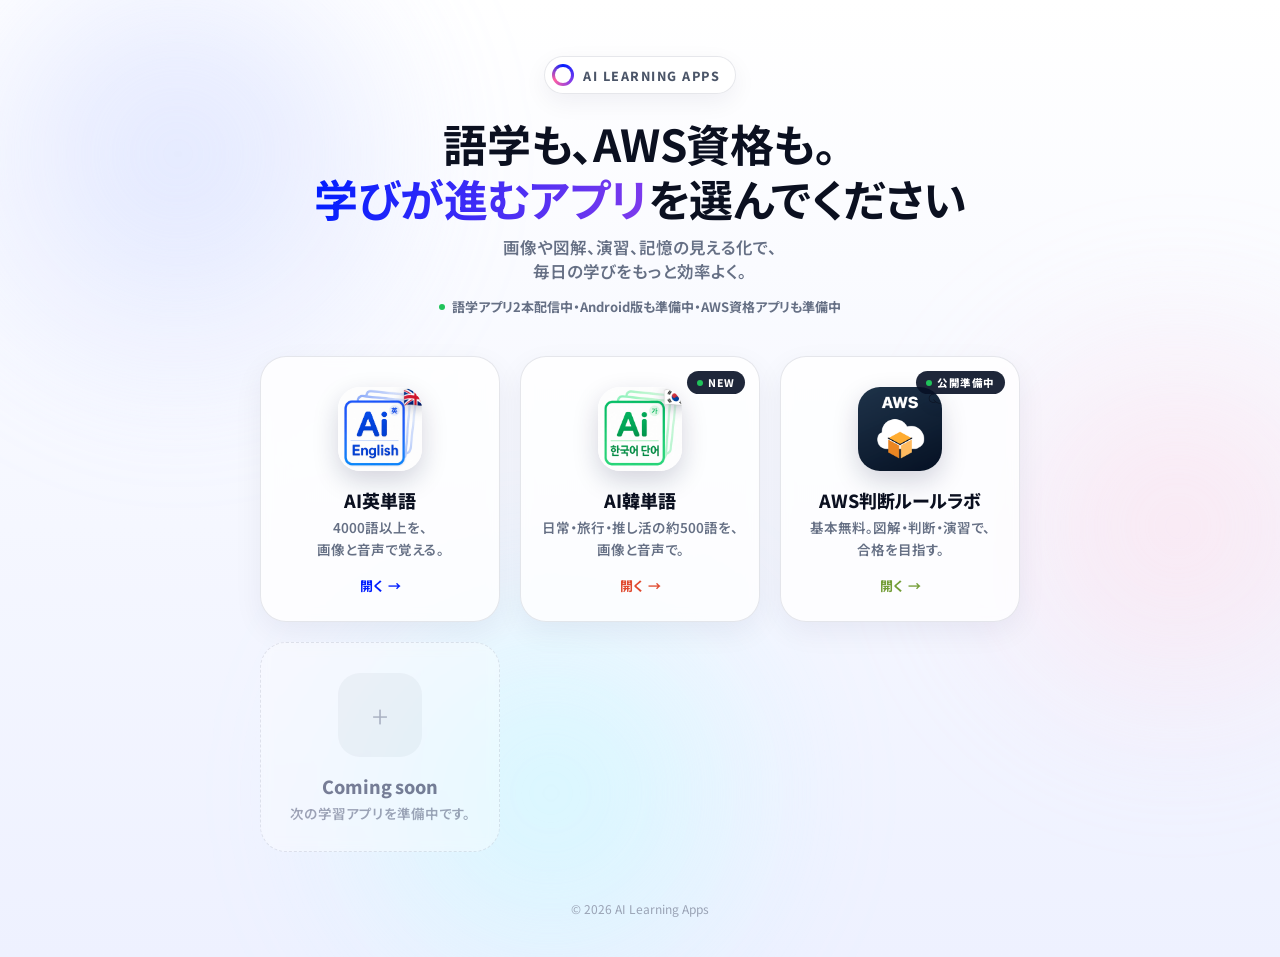
<file: index.html>
<!doctype html>
<html lang="ja">
  <head>
    <meta charset="utf-8" />
    <meta name="viewport" content="width=device-width, initial-scale=1" />
    <title>AI Learning Apps | 語学・AWS資格の学習アプリ一覧</title>
    <meta
      name="description"
      content="英単語・韓国語からAWS資格まで。画像や図解、演習、記憶状態の見える化で学びを支える学習アプリシリーズ。"
    />
    <meta name="robots" content="index,follow" />
    <meta name="theme-color" content="#001dff" />
    <meta property="og:title" content="AI Learning Apps | 語学・AWS資格の学習アプリ一覧" />
    <meta property="og:description" content="語学からAWS資格まで。あなたの学びに合うアプリを選んでください。" />
    <meta property="og:type" content="website" />
    <meta property="og:url" content="https://aieitan.com/" />
    <meta property="og:image" content="https://aieitan.com/en/assets/audio-codex-icon.jpg" />
    <meta name="twitter:card" content="summary" />
    <link rel="icon" href="./en/assets/audio-codex-icon.jpg" />
    <link rel="canonical" href="https://aieitan.com/" />
    <style>
      :root {
        --ink: #0b1020;
        --muted: #667085;
        --accent: #001dff;
        --line: rgba(16, 24, 64, 0.1);
      }
      * { box-sizing: border-box; }
      html { -webkit-text-size-adjust: 100%; }
      body {
        margin: 0;
        min-height: 100vh;
        overflow-x: hidden;
        font-family: "Noto Sans JP", system-ui, -apple-system, "Hiragino Sans", sans-serif; font-feature-settings: "palt" 1;
        color: var(--ink);
        background: linear-gradient(180deg, #ffffff 0%, #f5f7ff 55%, #eef1ff 100%);
        display: flex;
        flex-direction: column;
        align-items: center;
        padding: 56px 20px 40px;
        position: relative;
        word-break: keep-all;
        overflow-wrap: break-word;
      }

      /* ---------- animated background blobs ---------- */
      .bg-blob {
        position: fixed;
        z-index: 0;
        border-radius: 50%;
        filter: blur(60px);
        opacity: 0.55;
        pointer-events: none;
        will-change: transform;
      }
      .bg-blob.b1 {
        top: -14%;
        left: -8%;
        width: 46vw;
        height: 46vw;
        max-width: 560px;
        max-height: 560px;
        background: radial-gradient(circle, #c7d2ff 0%, transparent 70%);
        animation: blobFloatA 26s ease-in-out infinite;
      }
      .bg-blob.b2 {
        top: 30%;
        right: -12%;
        width: 40vw;
        height: 40vw;
        max-width: 520px;
        max-height: 520px;
        background: radial-gradient(circle, #ffd9e6 0%, transparent 70%);
        animation: blobFloatB 32s ease-in-out infinite;
      }
      .bg-blob.b3 {
        bottom: -18%;
        left: 22%;
        width: 42vw;
        height: 42vw;
        max-width: 540px;
        max-height: 540px;
        background: radial-gradient(circle, #bdfcff 0%, transparent 70%);
        animation: blobFloatC 29s ease-in-out infinite;
      }
      @keyframes blobFloatA {
        0%, 100% { transform: translate(0, 0) scale(1); }
        50% { transform: translate(4vw, 6vh) scale(1.12); }
      }
      @keyframes blobFloatB {
        0%, 100% { transform: translate(0, 0) scale(1); }
        50% { transform: translate(-5vw, 4vh) scale(1.08); }
      }
      @keyframes blobFloatC {
        0%, 100% { transform: translate(0, 0) scale(1); }
        50% { transform: translate(3vw, -5vh) scale(1.1); }
      }

      /* ---------- header ---------- */
      .top { position: relative; z-index: 1; display: flex; flex-direction: column; align-items: center; max-width: 720px; text-align: center; }

      .brand-mark {
        display: inline-flex;
        align-items: center;
        gap: 9px;
        padding: 7px 15px 7px 7px;
        border-radius: 999px;
        background: rgba(255, 255, 255, 0.7);
        border: 1px solid var(--line);
        box-shadow: 0 8px 24px rgba(16, 24, 64, 0.06);
        backdrop-filter: blur(6px);
        -webkit-backdrop-filter: blur(6px);
        margin-bottom: 22px;
        opacity: 0;
        animation: riseIn 0.7s ease forwards;
      }
      .brand-dot {
        position: relative;
        width: 22px;
        height: 22px;
        border-radius: 50%;
        background: conic-gradient(from 0deg, #001dff, #7c3aed, #ff5fa2, #001dff);
        animation: spin 5s linear infinite;
      }
      .brand-dot::after {
        content: "";
        position: absolute;
        inset: 3px;
        border-radius: 50%;
        background: #fff;
      }
      .brand-label {
        font-size: 12.5px;
        font-weight: 800;
        letter-spacing: 0.12em;
        color: #4b5568;
        text-transform: uppercase;
      }

      h1 {
        margin: 0 0 10px;
        font-size: clamp(28px, 5vw, 44px);
        line-height: 1.24;
        letter-spacing: -0.01em;
        opacity: 0;
        animation: riseIn 0.7s ease 0.08s forwards;
      }
      h1 .grad {
        background: linear-gradient(100deg, #001dff, #7c3aed 45%, #ff5fa2 90%);
        background-size: 220% 100%;
        -webkit-background-clip: text;
        background-clip: text;
        color: transparent;
        animation: gradShift 7s ease-in-out infinite;
      }

      .lead {
        color: var(--muted);
        margin: 0 0 8px;
        font-size: clamp(14.5px, 1.8vw, 16.5px);
        font-weight: 600;
        max-width: 480px;
        opacity: 0;
        animation: riseIn 0.7s ease 0.16s forwards;
      }

      .count-line {
        display: inline-flex;
        align-items: center;
        gap: 7px;
        margin: 6px 0 40px;
        font-size: 13px;
        font-weight: 700;
        color: var(--muted);
        opacity: 0;
        animation: riseIn 0.7s ease 0.22s forwards;
      }
      .count-line i {
        width: 6px;
        height: 6px;
        border-radius: 50%;
        background: #20c35a;
        animation: dotPulse 1.8s ease-in-out infinite;
      }

      @keyframes riseIn {
        from { opacity: 0; transform: translateY(14px); }
        to { opacity: 1; transform: translateY(0); }
      }
      @keyframes spin { to { transform: rotate(360deg); } }
      @keyframes gradShift {
        0%, 100% { background-position: 0% 50%; }
        50% { background-position: 100% 50%; }
      }
      @keyframes dotPulse {
        0%, 100% { box-shadow: 0 0 0 0 rgba(32, 195, 90, 0.55); }
        50% { box-shadow: 0 0 0 6px rgba(32, 195, 90, 0); }
      }

      /* ---------- app grid ---------- */
      .app-grid {
        position: relative;
        z-index: 1;
        display: grid;
        gap: 20px;
        grid-template-columns: repeat(auto-fit, minmax(210px, 1fr));
        width: 100%;
        max-width: 760px;
      }

      .app-tile {
        position: relative;
        display: flex;
        flex-direction: column;
        align-items: center;
        text-align: center;
        text-decoration: none;
        color: inherit;
        padding: 30px 20px 26px;
        border-radius: 26px;
        background: rgba(255, 255, 255, 0.78);
        border: 1px solid var(--line);
        box-shadow: 0 10px 30px rgba(16, 24, 64, 0.06);
        backdrop-filter: blur(6px);
        -webkit-backdrop-filter: blur(6px);
        opacity: 0;
        transform: translateY(18px);
        animation: tileIn 0.6s cubic-bezier(0.2, 0.8, 0.25, 1) forwards;
        animation-delay: calc(0.3s + var(--i) * 0.1s);
        transition: transform 0.35s cubic-bezier(0.2, 0.8, 0.25, 1), box-shadow 0.35s ease, border-color 0.35s ease;
      }
      @keyframes tileIn {
        to { opacity: 1; transform: translateY(0); }
      }

      .app-tile:hover,
      .app-tile:focus-visible {
        transform: translateY(-8px) scale(1.02);
        border-color: color-mix(in srgb, var(--accent, #001dff) 35%, var(--line));
        box-shadow: 0 22px 44px rgba(16, 24, 64, 0.14), 0 0 0 1px rgba(255, 255, 255, 0.6) inset;
      }

      .app-badge {
        position: absolute;
        top: 14px;
        right: 14px;
        z-index: 2;
        display: inline-flex;
        align-items: center;
        gap: 5px;
        padding: 4px 10px;
        border-radius: 999px;
        background: rgba(7, 16, 37, 0.9);
        color: #fff;
        font-size: 10.5px;
        font-weight: 800;
        letter-spacing: 0.05em;
      }
      .app-badge i {
        width: 6px;
        height: 6px;
        border-radius: 50%;
        background: #20c35a;
        animation: dotPulse 1.8s ease-in-out infinite;
      }

      .app-icon-wrap {
        position: relative;
        width: 84px;
        height: 84px;
        margin-bottom: 16px;
        border-radius: 22px;
        overflow: hidden;
        box-shadow: 0 10px 26px rgba(16, 24, 64, 0.18);
        transition: transform 0.35s cubic-bezier(0.2, 0.8, 0.25, 1), box-shadow 0.35s ease;
      }
      .app-tile:hover .app-icon-wrap {
        transform: rotate(-4deg) scale(1.07);
        box-shadow: 0 16px 34px rgba(16, 24, 64, 0.26);
      }
      .app-icon {
        width: 100%;
        height: 100%;
        object-fit: cover;
        display: block;
      }
      .app-icon-shine {
        position: absolute;
        top: 0;
        left: -130%;
        width: 60%;
        height: 100%;
        background: linear-gradient(115deg, transparent, rgba(255, 255, 255, 0.75), transparent);
        transform: skewX(-18deg);
        transition: left 0.7s ease;
        pointer-events: none;
      }
      .app-tile:hover .app-icon-shine { left: 130%; }

      .app-flag {
        position: absolute;
        top: -6px;
        right: -6px;
        font-size: 20px;
        filter: drop-shadow(0 3px 6px rgba(16, 24, 64, 0.25));
      }

      .app-tile h2 {
        margin: 0 0 4px;
        font-size: 18px;
        font-weight: 800;
        letter-spacing: -0.01em;
      }
      .app-tile p {
        margin: 0;
        color: var(--muted);
        font-size: 13.5px;
        font-weight: 600;
        line-height: 1.6;
      }
      .app-go {
        display: inline-flex;
        align-items: center;
        gap: 5px;
        margin-top: 16px;
        color: var(--accent, #001dff);
        font-weight: 700;
        font-size: 13px;
      }
      .app-go i {
        display: inline-block;
        font-style: normal;
        transition: transform 0.25s ease;
      }
      .app-tile:hover .app-go i { transform: translateX(4px); }

      /* ---------- coming soon tile ---------- */
      .app-tile-soon {
        border-style: dashed;
        background: rgba(255, 255, 255, 0.35);
        box-shadow: none;
        cursor: default;
      }
      .app-tile-soon:hover {
        transform: none;
        box-shadow: none;
        border-color: var(--line);
      }
      .app-icon-wrap.soon {
        display: grid;
        place-items: center;
        background: rgba(16, 24, 64, 0.04);
        box-shadow: none;
      }
      .app-icon-plus {
        font-size: 30px;
        font-weight: 300;
        color: rgba(16, 24, 64, 0.3);
        animation: softPulse 2.6s ease-in-out infinite;
      }
      @keyframes softPulse {
        0%, 100% { opacity: 0.45; transform: scale(1); }
        50% { opacity: 0.9; transform: scale(1.12); }
      }
      .app-tile-soon h2 { color: rgba(16, 24, 64, 0.55); }
      .app-tile-soon p { color: rgba(16, 24, 64, 0.38); }

      footer {
        position: relative;
        z-index: 1;
        margin-top: 48px;
        color: #9aa3b5;
        font-size: 12px;
        text-align: center;
        opacity: 0;
        animation: riseIn 0.7s ease 0.8s forwards;
      }

      @media (max-width: 480px) {
        .app-grid { grid-template-columns: repeat(auto-fit, minmax(150px, 1fr)); gap: 14px; }
        .app-tile { padding: 24px 14px 20px; border-radius: 22px; }
        .app-icon-wrap { width: 68px; height: 68px; }
      }

      @media (prefers-reduced-motion: reduce) {
        .bg-blob,
        .brand-dot,
        h1 .grad,
        .count-line i,
        .app-badge i,
        .app-icon-plus,
        .app-tile,
        .brand-mark,
        h1,
        .lead,
        .count-line,
        footer {
          animation: none !important;
        }
        .app-tile { opacity: 1; transform: none; }
        .brand-mark, h1, .lead, .count-line, footer { opacity: 1; }
      }
    </style>
    <link rel="preconnect" href="https://fonts.googleapis.com" />
    <link rel="preconnect" href="https://fonts.gstatic.com" crossorigin />
    <link rel="stylesheet" href="https://fonts.googleapis.com/css2?family=Noto+Sans+JP:wght@400;500;700;900&display=swap" />
  </head>
  <body>
    <div class="bg-blob b1" aria-hidden="true"></div>
    <div class="bg-blob b2" aria-hidden="true"></div>
    <div class="bg-blob b3" aria-hidden="true"></div>

    <div class="top">
      <span class="brand-mark"><span class="brand-dot" aria-hidden="true"></span><span class="brand-label">AI Learning Apps</span></span>
      <h1>語学も、AWS資格も。<br /><span class="grad">学びが進むアプリ</span>を選んでください</h1>
      <p class="lead">画像や図解、演習、記憶の見える化で、毎日の学びをもっと効率よく。</p>
      <p class="count-line"><i aria-hidden="true"></i>語学アプリ2本配信中・Android版も準備中・AWS資格アプリも準備中</p>
    </div>

    <div class="app-grid" id="appGrid" aria-label="アプリ一覧"></div>

    <footer>© 2026 AI Learning Apps</footer>

    <script>
      // Data-driven app list — add a new object here when a new app ships.
      const apps = [
        {
          href: "/en/",
          icon: "./en/assets/audio-codex-icon.jpg",
          flag: "🇬🇧",
          name: "AI英単語",
          tagline: "4000語以上を、画像と音声で覚える。",
          accent: "#001dff",
        },
        {
          href: "/ko/",
          icon: "./ko/assets/audio-codex-icon.jpg",
          flag: "🇰🇷",
          name: "AI韓単語",
          tagline: "日常・旅行・推し活の約500語を、画像と音声で。",
          accent: "#e0492f",
          badge: "NEW",
        },
        {
          href: "/aws/",
          icon: "./aws/assets/app-icon.png",
          flag: "☁",
          name: "AWS判断ルールラボ",
          tagline: "基本無料。図解・判断・演習で、合格を目指す。",
          accent: "#739d37",
          badge: "公開準備中",
        },
      ];

      const grid = document.getElementById("appGrid");

      const escapeHtml = (s) =>
        String(s).replace(/[&<>"']/g, (c) => ({ "&": "&amp;", "<": "&lt;", ">": "&gt;", '"': "&quot;", "'": "&#39;" }[c]));

      grid.innerHTML =
        apps
          .map(
            (app, i) => `
        <a class="app-tile" href="${app.href}" style="--i:${i};--accent:${app.accent}">
          ${app.badge ? `<span class="app-badge"><i aria-hidden="true"></i>${escapeHtml(app.badge)}</span>` : ""}
          <span class="app-icon-wrap">
            <img class="app-icon" src="${app.icon}" alt="" loading="lazy" />
            <span class="app-icon-shine" aria-hidden="true"></span>
            <span class="app-flag" aria-hidden="true">${app.flag}</span>
          </span>
          <h2>${escapeHtml(app.name)}</h2>
          <p>${escapeHtml(app.tagline)}</p>
          <span class="app-go">開く <i aria-hidden="true">→</i></span>
        </a>`
          )
          .join("") +
        `
        <div class="app-tile app-tile-soon" style="--i:${apps.length}">
          <span class="app-icon-wrap soon"><span class="app-icon-plus" aria-hidden="true">+</span></span>
          <h2>Coming soon</h2>
          <p>次の学習アプリを準備中です。</p>
        </div>`;
    </script>
  </body>
</html>
</file>
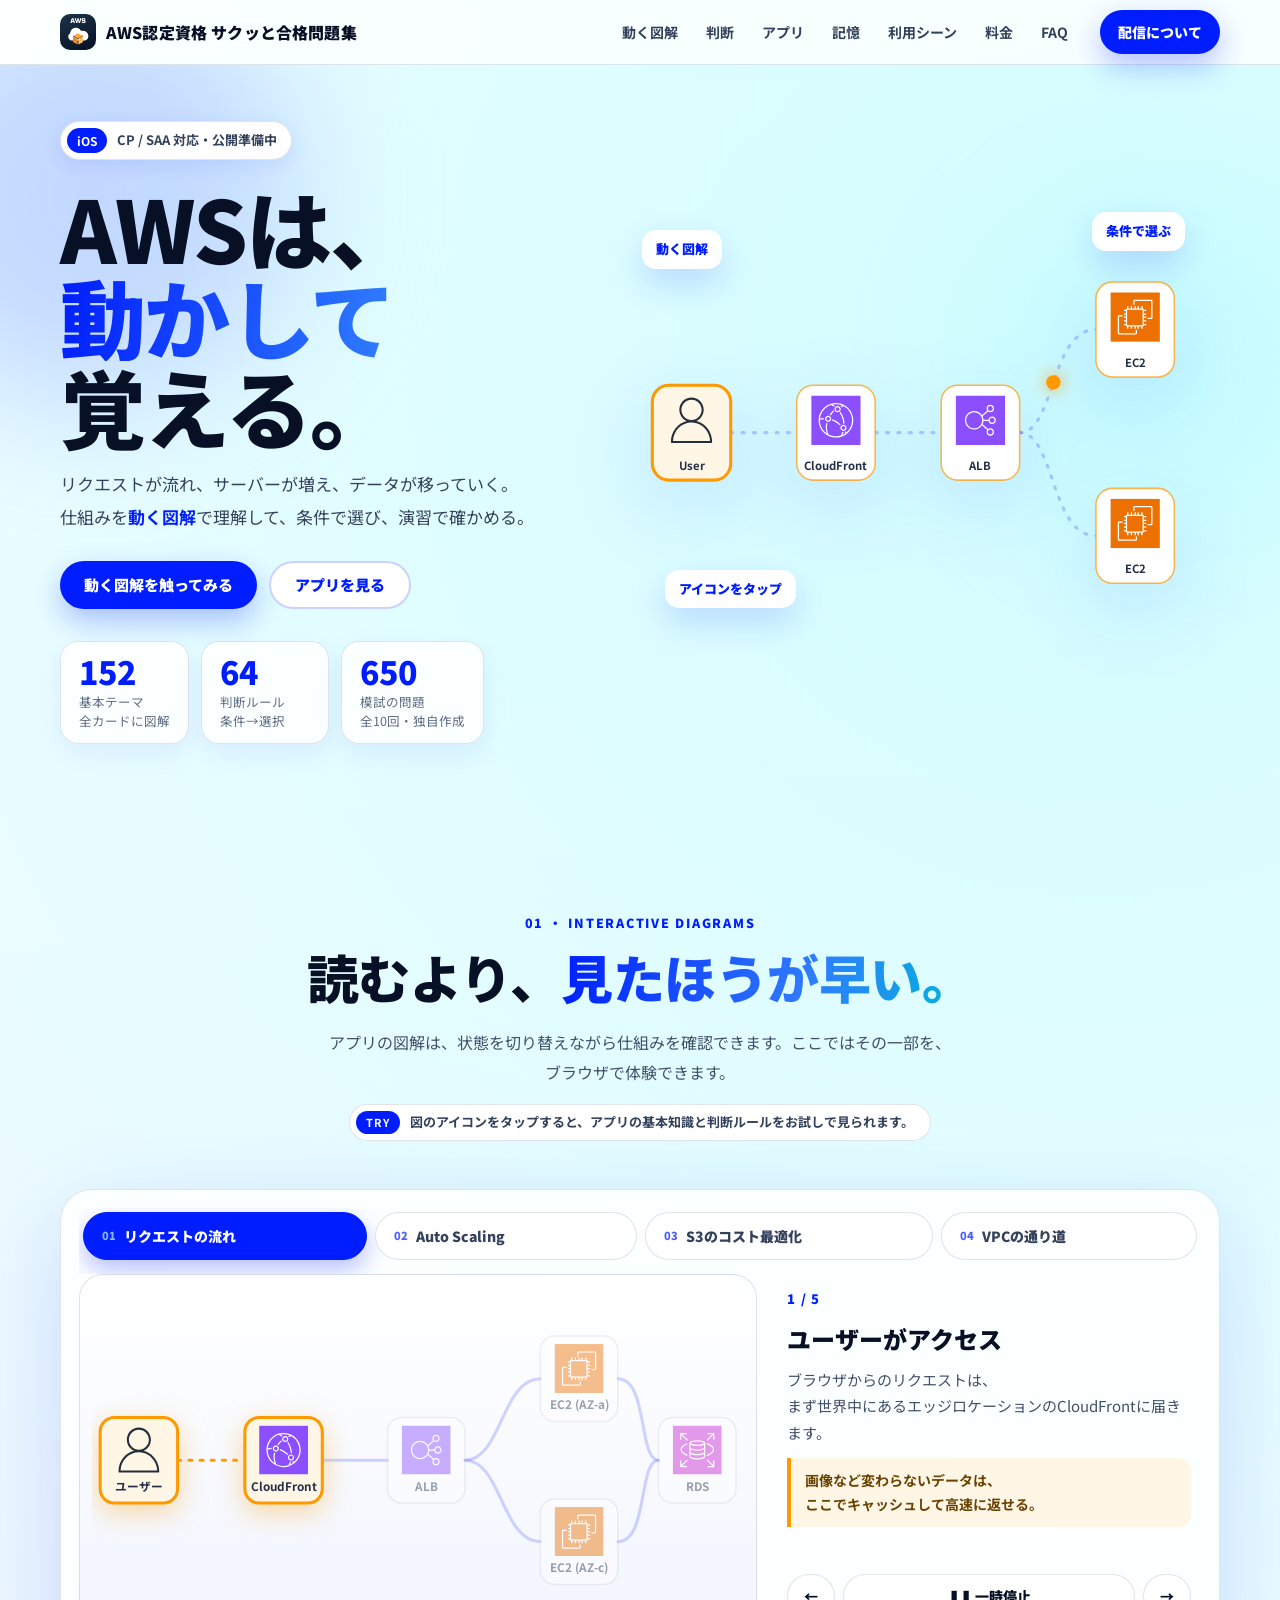
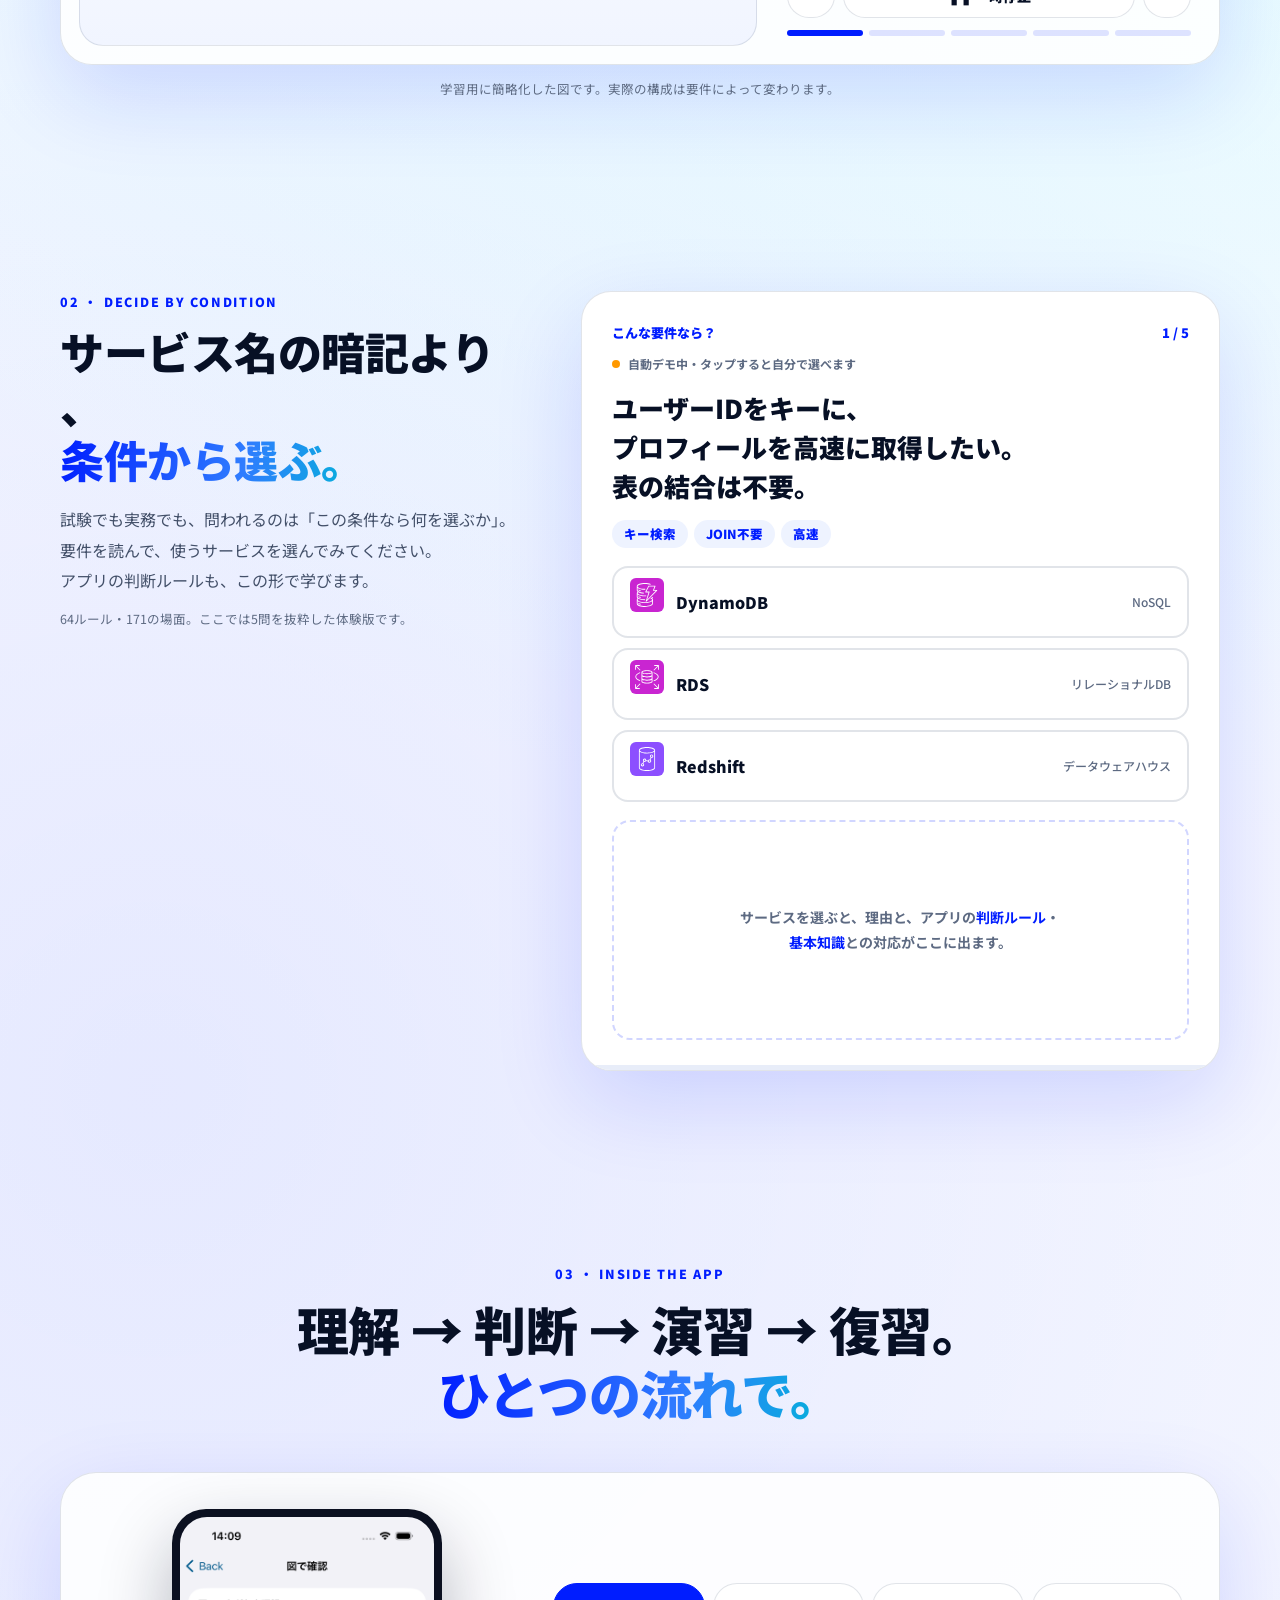
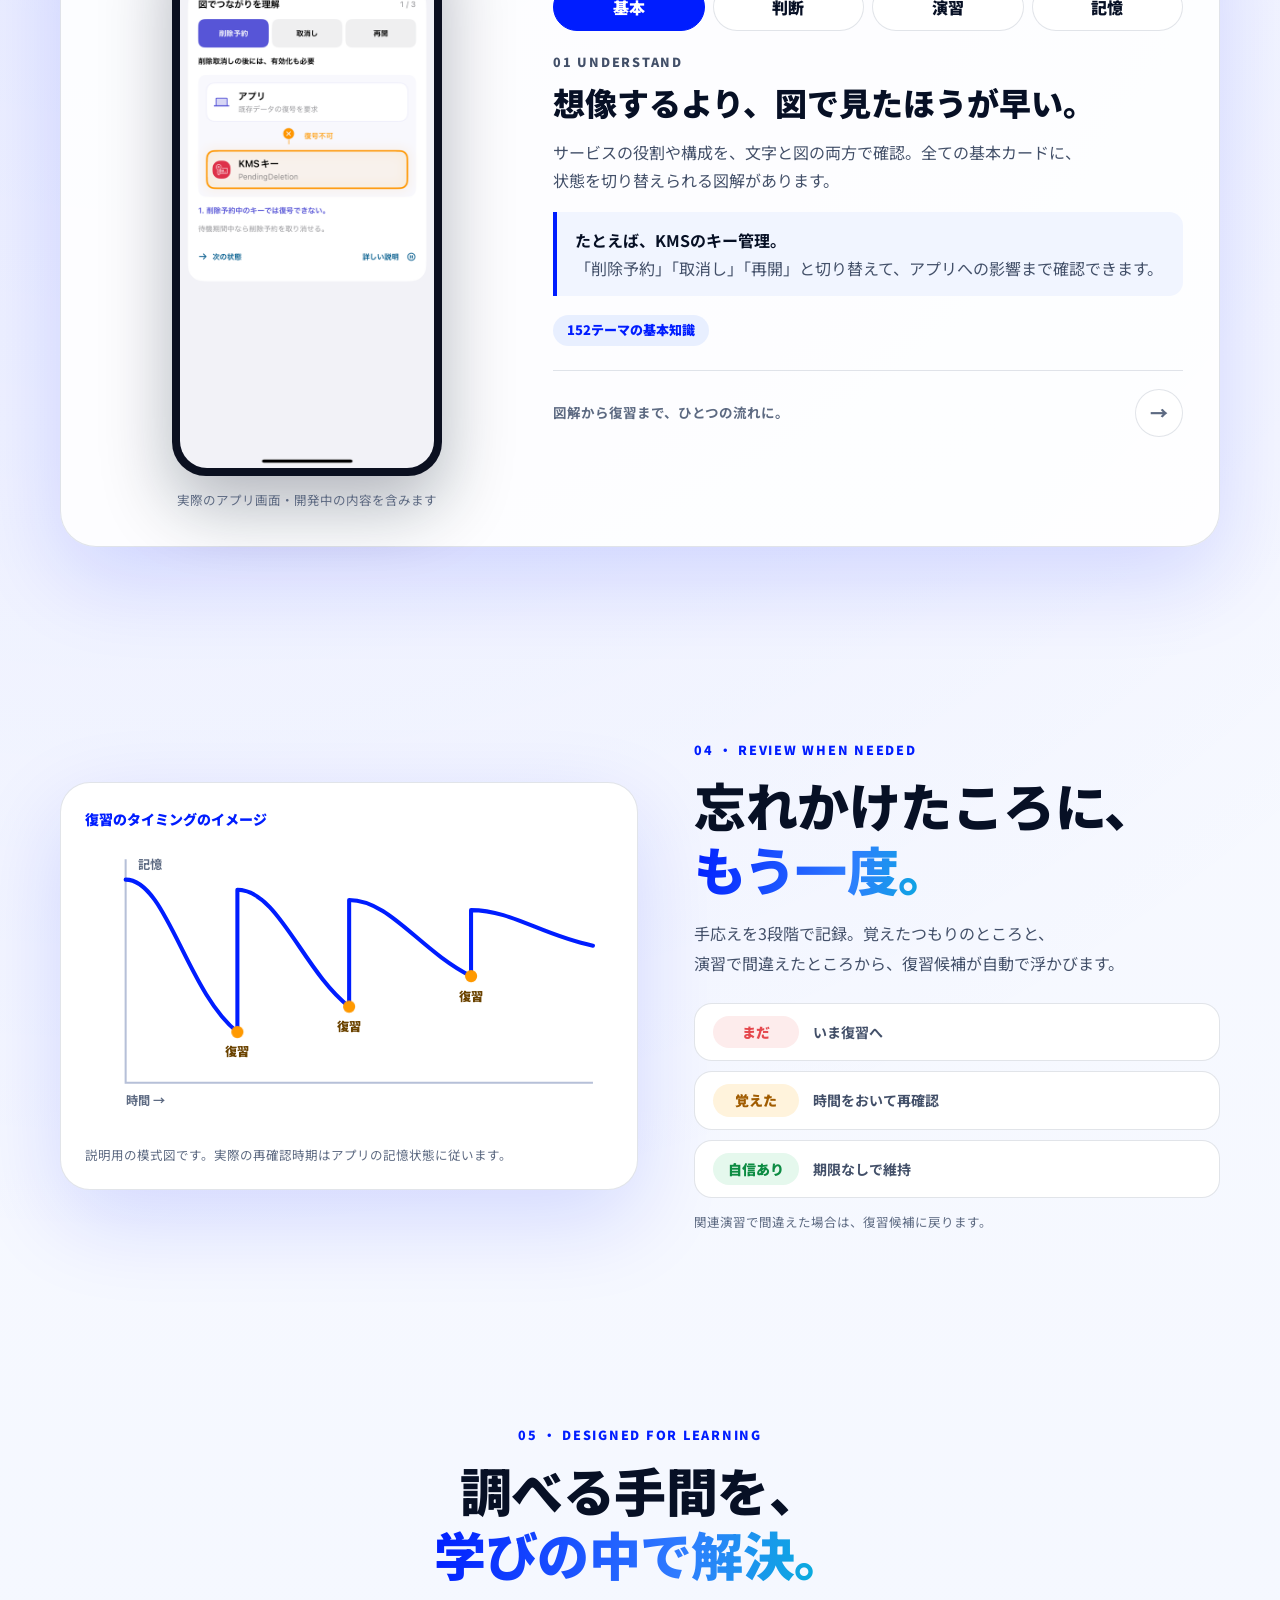
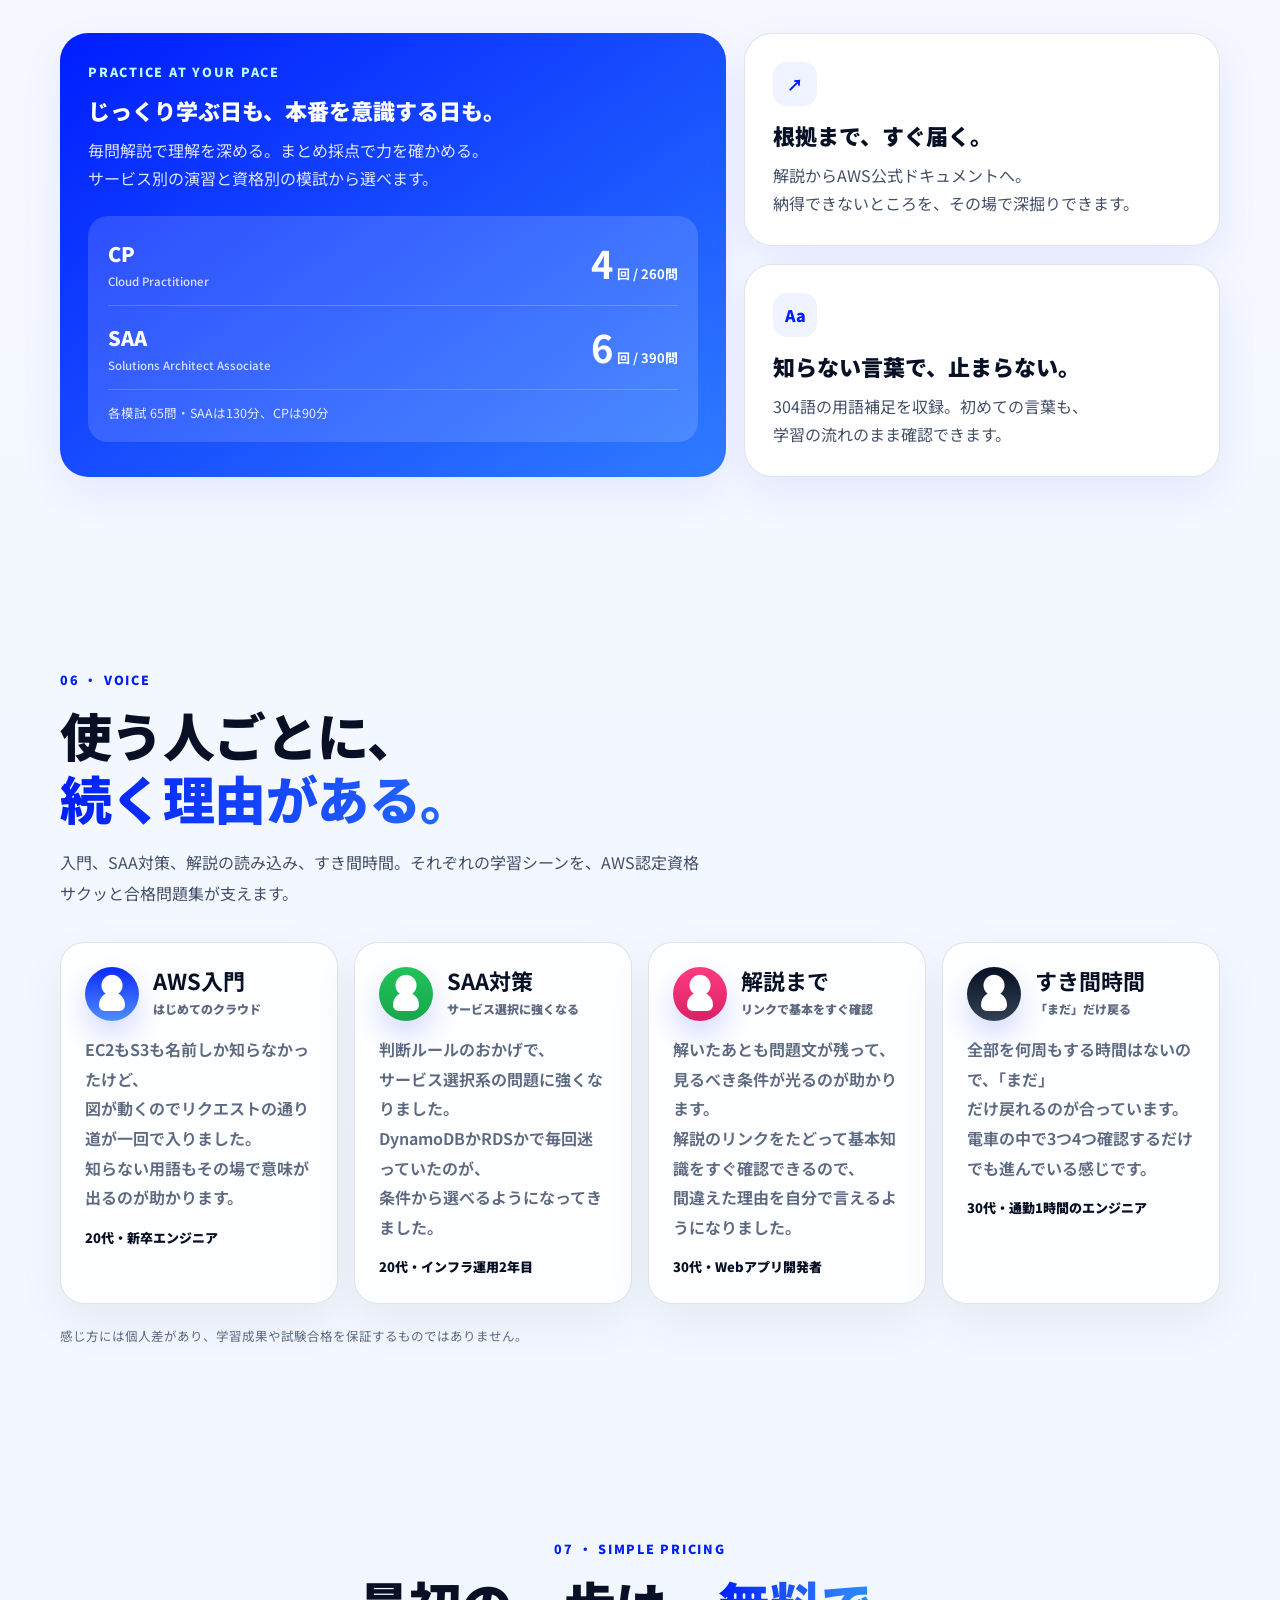
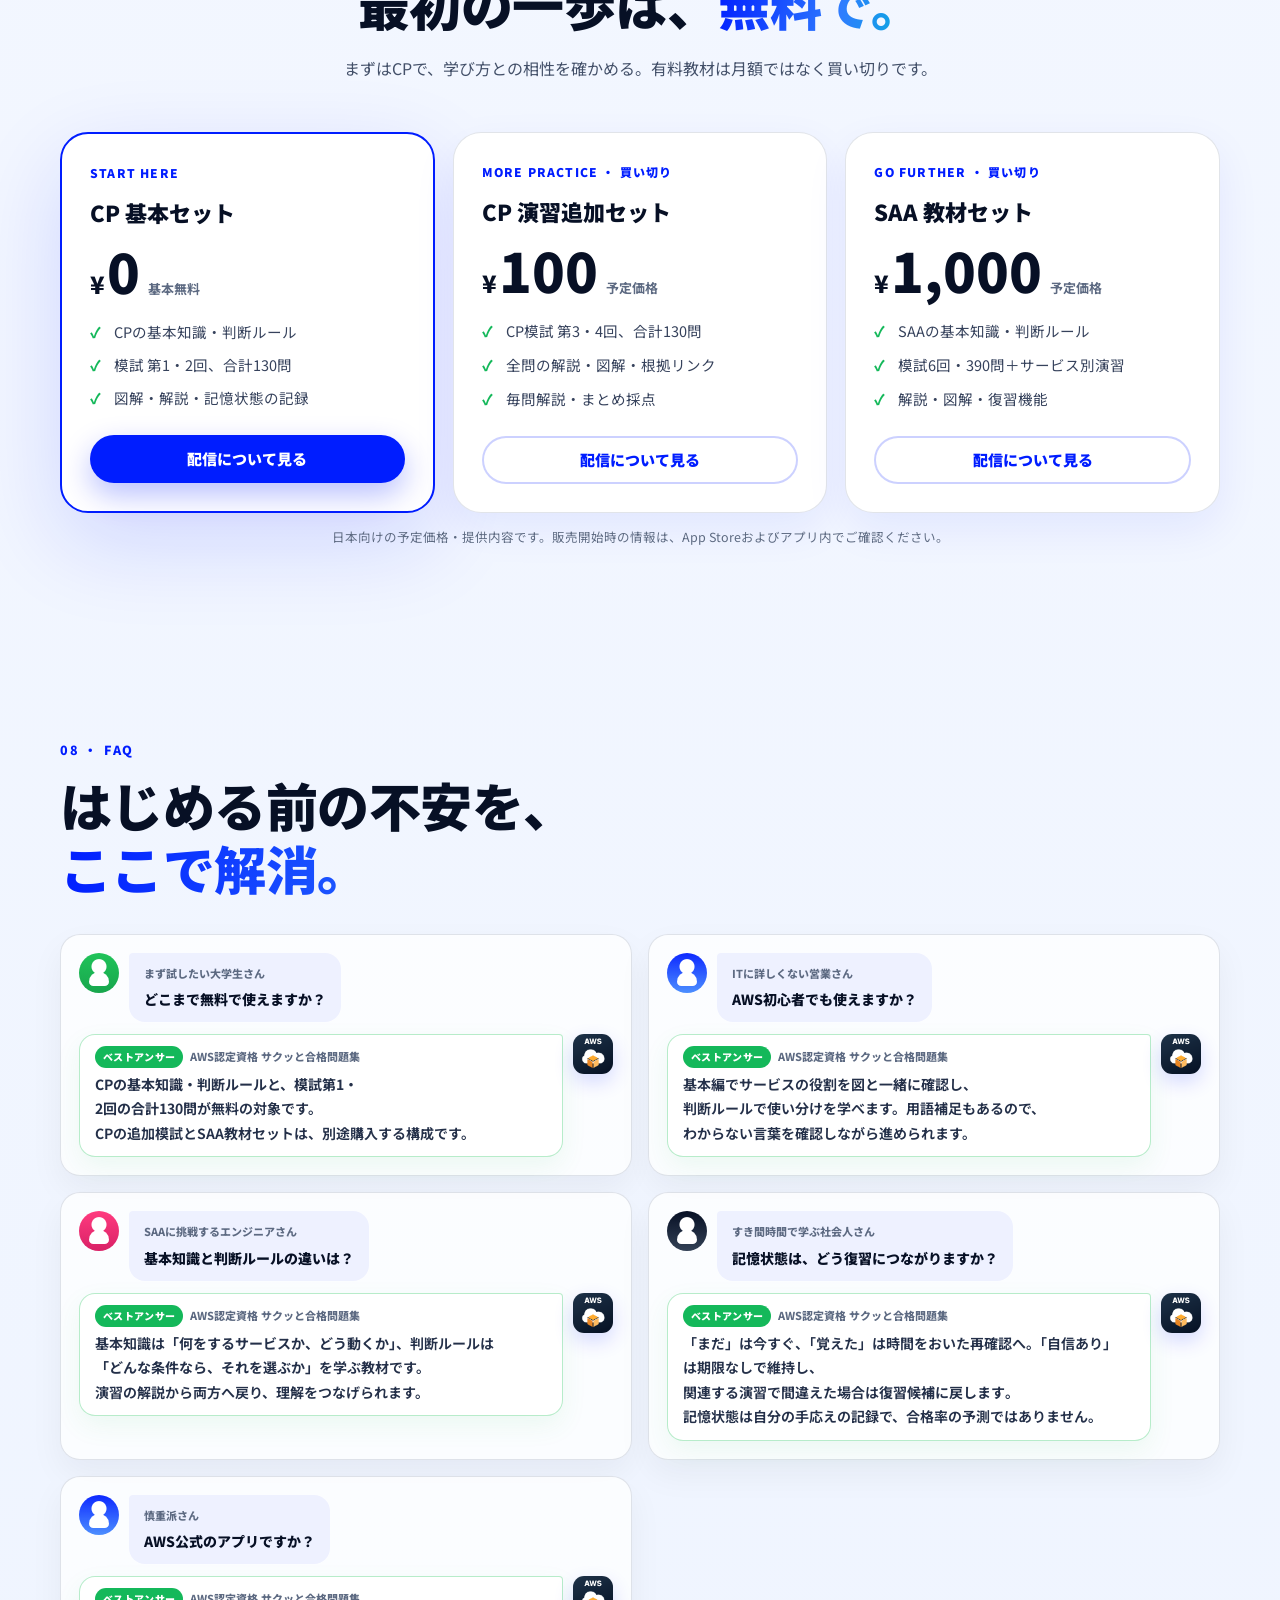
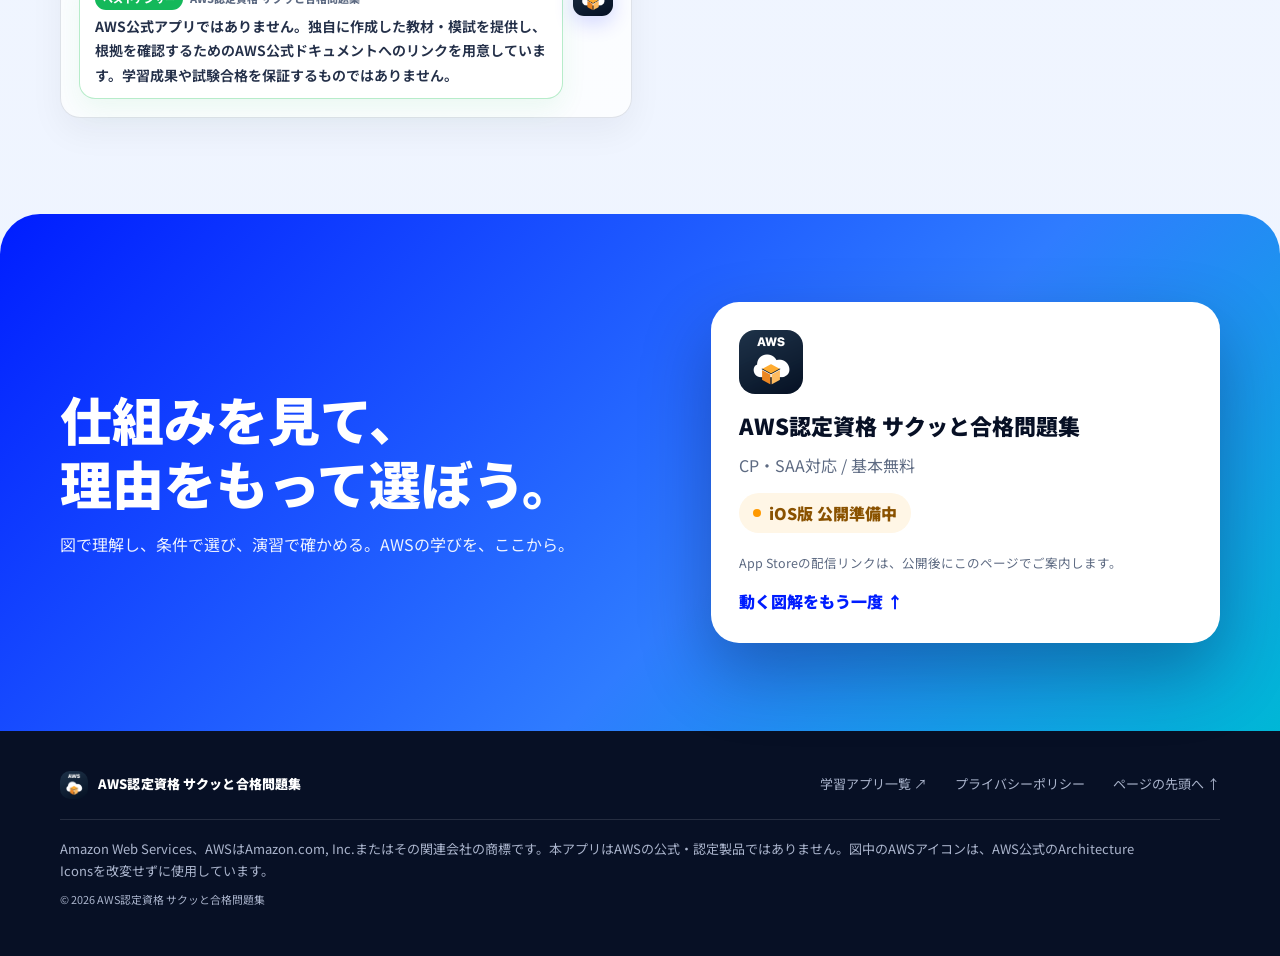
<file: aws/index.html>
<!doctype html>
<html lang="ja">
  <head>
    <meta charset="utf-8" />
    <meta name="viewport" content="width=device-width, initial-scale=1" />
    <title>AWS認定資格 サクッと合格問題集 | 動く図解で学ぶAWS</title>
    <meta
      name="description"
      content="リクエストの流れ、Auto Scaling、S3、VPC。AWSの仕組みを動く図解で理解し、条件で選び、演習で確かめるiOS学習アプリ。CPの基本と模試130問は無料。"
    />
    <meta name="theme-color" content="#001dff" />
    <meta property="og:type" content="website" />
    <meta property="og:title" content="AWS認定資格 サクッと合格問題集 | 動く図解で学ぶAWS" />
    <meta
      property="og:description"
      content="動かして理解する。条件で選ぶ。演習で確かめる。CP・SAA対応のAWS学習アプリ。"
    />
    <meta property="og:url" content="https://aieitan.com/aws/" />
    <meta property="og:image" content="https://aieitan.com/aws/assets/app-icon.png" />
    <meta name="twitter:card" content="summary" />
    <link rel="canonical" href="https://aieitan.com/aws/" />
    <link rel="icon" href="./assets/app-icon.png" />
    <script>document.documentElement.classList.add("js")</script>
    <link rel="preconnect" href="https://fonts.googleapis.com" />
    <link rel="preconnect" href="https://fonts.gstatic.com" crossorigin />
    <link
      rel="stylesheet"
      href="https://fonts.googleapis.com/css2?family=Noto+Sans+JP:wght@400;500;700;900&display=swap"
    />
    <link rel="stylesheet" href="./styles.css?v=lab-20261004" />
    <script src="./motion.js?v=lab-20261004" defer></script>
  </head>
  <body>
    <svg width="0" height="0" style="position:absolute" aria-hidden="true" focusable="false"><!-- AWS Architecture Icons (official, unmodified) --><symbol id="ic-user" viewBox="0 0 48 48"><g id="Icon-Resource/General-Resource/Res_User_48" stroke="none" stroke-width="1" fill="none" fill-rule="evenodd"> <path d="M6.025,44 C6.524,34.085 14.395,26.178 24,26.178 C27.248,26.178 30.43,27.092 33.205,28.822 C38.354,32.033 41.653,37.783 41.974,44 L6.025,44 Z M14.192,13.878 C14.192,8.432 18.592,4 24.001,4 C29.408,4 33.807,8.432 33.807,13.878 C33.807,19.325 29.408,23.757 24.001,23.757 C18.592,23.757 14.192,19.325 14.192,13.878 L14.192,13.878 Z M34.263,27.125 C32.53,26.044 30.65,25.26 28.698,24.771 C32.877,22.939 35.807,18.749 35.807,13.878 C35.807,7.329 30.51,2 24.001,2 C17.489,2 12.192,7.329 12.192,13.878 C12.192,18.755 15.13,22.95 19.317,24.778 C10.545,26.981 4,35.2 4,45 C4,45.552 4.447,46 5,46 L43,46 C43.552,46 44,45.552 44,45 C44,37.719 40.269,30.87 34.263,27.125 L34.263,27.125 Z" id="Fill-1" fill="#242F3E"></path> </g></symbol><symbol id="ic-cloudfront" viewBox="0 0 80 80"><g id="Icon-Architecture/64/Arch_Amazon-CloudFront_64" stroke="none" stroke-width="1" fill="none" fill-rule="evenodd"> <g id="Icon-Architecture-BG/64/Networking-Content-Delivery" fill="#8C4FFF"> <rect id="Rectangle" x="0" y="0" width="80" height="80"></rect> </g> <path d="M55.122,52.123 C55.122,50.469 53.776,49.123 52.122,49.123 C50.468,49.123 49.122,50.469 49.122,52.123 C49.122,53.777 50.468,55.123 52.122,55.123 C53.776,55.123 55.122,53.777 55.122,52.123 L55.122,52.123 Z M57.122,52.123 C57.122,54.88 54.879,57.123 52.122,57.123 C49.365,57.123 47.122,54.88 47.122,52.123 C47.122,49.366 49.365,47.123 52.122,47.123 C54.879,47.123 57.122,49.366 57.122,52.123 L57.122,52.123 Z M30.392,37.692 C30.392,36.038 29.046,34.692 27.392,34.692 C25.737,34.692 24.392,36.038 24.392,37.692 C24.392,39.346 25.737,40.692 27.392,40.692 C29.046,40.692 30.392,39.346 30.392,37.692 L30.392,37.692 Z M32.392,37.692 C32.392,40.449 30.148,42.692 27.392,42.692 C24.635,42.692 22.392,40.449 22.392,37.692 C22.392,34.935 24.635,32.692 27.392,32.692 C30.148,32.692 32.392,34.935 32.392,37.692 L32.392,37.692 Z M39.73,22.007 C39.73,23.661 41.076,25.007 42.73,25.007 C44.385,25.007 45.73,23.661 45.73,22.007 C45.73,20.352 44.385,19.007 42.73,19.007 C41.076,19.007 39.73,20.352 39.73,22.007 L39.73,22.007 Z M37.73,22.007 C37.73,19.25 39.974,17.007 42.73,17.007 C45.487,17.007 47.73,19.25 47.73,22.007 C47.73,24.764 45.487,27.007 42.73,27.007 C39.974,27.007 37.73,24.764 37.73,22.007 L37.73,22.007 Z M66,40 C66,30.727 61.028,22.148 53.012,17.509 C51.575,17.799 50.185,18.196 48.451,18.823 L47.771,16.942 C48.676,16.616 49.486,16.352 50.266,16.126 C47.046,14.737 43.548,14 40,14 C38.311,14 36.649,14.175 35.025,14.492 C36.201,15.18 37.244,15.866 38.257,16.634 L37.048,18.227 C35.62,17.145 34.14,16.228 32.197,15.21 C22.378,18.298 15.306,26.958 14.183,37.128 C16.242,36.711 18.219,36.484 20.414,36.43 L20.463,38.429 C18.163,38.486 16.187,38.73 14.027,39.205 C14.018,39.47 14,39.738 14,40 C14,48.658 18.283,56.636 25.327,61.447 C24.074,57.716 23.45,54.19 23.45,50.746 C23.45,48.782 23.788,47.169 24.145,45.462 C24.228,45.067 24.312,44.665 24.394,44.248 L26.357,44.635 C26.273,45.059 26.187,45.47 26.103,45.873 C25.753,47.545 25.45,48.989 25.45,50.746 C25.45,54.654 26.308,58.695 28.054,63.083 C31.773,65.014 35.789,66 40,66 C42.756,66 45.446,65.56 48.012,64.714 C49.019,62.727 49.766,60.852 50.39,58.699 L52.311,59.256 C51.855,60.826 51.332,62.253 50.709,63.677 C52.323,62.951 53.85,62.053 55.283,61.005 C54.938,60.159 54.568,59.318 54.159,58.499 L55.948,57.604 C56.296,58.3 56.615,59.012 56.92,59.728 C62.705,54.775 66,47.66 66,40 L66,40 Z M68,40 C68,48.727 64.034,56.799 57.121,62.149 C55.409,63.479 53.552,64.583 51.589,65.472 C50.756,65.85 49.908,66.2 49.036,66.494 C46.156,67.493 43.113,68 40,68 C35.4,68 30.832,66.854 26.788,64.686 C17.667,59.806 12,50.347 12,40 C12,39.314 12.018,38.792 12.059,38.309 C12.74,26.625 20.756,16.512 32.001,13.166 C34.562,12.393 37.255,12 40,12 C44.808,12 49.539,13.238 53.684,15.579 C62.513,20.525 68,29.884 68,40 L68,40 Z M37.314,25.463 L36,23.956 C33.758,25.912 32.014,27.989 29.977,31.126 L31.655,32.215 C33.583,29.244 35.223,27.288 37.314,25.463 L37.314,25.463 Z M34.275,38.427 L33.625,40.318 C38.218,41.895 42.225,44.411 46.234,48.236 L47.615,46.789 C43.389,42.758 39.15,40.101 34.275,38.427 L34.275,38.427 Z M47.646,26.668 C51.398,32.39 53.511,38.671 53.925,45.338 L51.929,45.462 C51.536,39.146 49.533,33.192 45.975,27.765 L47.646,26.668 Z" id="Amazon-CloudFront_Icon_64_Squid" fill="#FFFFFF"></path> </g></symbol><symbol id="ic-elb" viewBox="0 0 80 80"><g id="Icon-Architecture/64/Arch_Elastic-Load-Balancing_64" stroke="none" stroke-width="1" fill="none" fill-rule="evenodd"> <g id="Icon-Architecture-BG/64/Networking-Content-Delivery" fill="#8C4FFF"> <rect id="Rectangle" x="0" y="0" width="80" height="80"></rect> </g> <path d="M30,53 C22.832,53 17,47.168 17,40 C17,32.832 22.832,27 30,27 C37.168,27 43,32.832 43,40 C43,47.168 37.168,53 30,53 M60,59 C60,61.206 58.206,63 56,63 C53.794,63 52,61.206 52,59 C52,56.794 53.794,55 56,55 C58.206,55 60,56.794 60,59 M56,17 C58.206,17 60,18.794 60,21 C60,23.206 58.206,25 56,25 C53.794,25 52,23.206 52,21 C52,18.794 53.794,17 56,17 M59,36 C61.206,36 63,37.794 63,40 C63,42.206 61.206,44 59,44 C56.794,44 55,42.206 55,40 C55,37.794 56.794,36 59,36 M44.949,41 L53.09,41 C53.568,43.833 56.033,46 59,46 C62.309,46 65,43.309 65,40 C65,36.691 62.309,34 59,34 C56.033,34 53.568,36.167 53.09,39 L44.949,39 C44.823,37.099 44.344,35.297 43.572,33.654 L52.446,25.823 C53.442,26.559 54.669,27 56,27 C59.309,27 62,24.309 62,21 C62,17.691 59.309,15 56,15 C52.691,15 50,17.691 50,21 C50,22.256 50.389,23.421 51.051,24.386 L42.581,31.859 C39.904,27.738 35.271,25 30,25 C21.729,25 15,31.729 15,40 C15,48.271 21.729,55 30,55 C35.271,55 39.904,52.262 42.581,48.141 L51.051,55.614 C50.389,56.579 50,57.744 50,59 C50,62.309 52.691,65 56,65 C59.309,65 62,62.309 62,59 C62,55.691 59.309,53 56,53 C54.669,53 53.442,53.441 52.446,54.177 L43.572,46.346 C44.344,44.703 44.823,42.901 44.949,41" id="Elastic-Load-Balancing_Icon_64_Squid" fill="#FFFFFF"></path> </g></symbol><symbol id="ic-ec2" viewBox="0 0 80 80"><g id="Icon-Architecture/64/Arch_Amazon-EC2_64" stroke="none" stroke-width="1" fill="none" fill-rule="evenodd"> <g id="Icon-Architecture-BG/64/Compute" fill="#ED7100"> <rect id="Rectangle" x="0" y="0" width="80" height="80"></rect> </g> <path d="M27,53 L52,53 L52,28 L27,28 L27,53 Z M54,28 L58,28 L58,30 L54,30 L54,34 L58,34 L58,36 L54,36 L54,39 L58,39 L58,41 L54,41 L54,45 L58,45 L58,47 L54,47 L54,51 L58,51 L58,53 L54,53 L54,53.136 C54,54.164 53.164,55 52.136,55 L52,55 L52,59 L50,59 L50,55 L46,55 L46,59 L44,59 L44,55 L41,55 L41,59 L39,59 L39,55 L35,55 L35,59 L33,59 L33,55 L29,55 L29,59 L27,59 L27,55 L26.864,55 C25.836,55 25,54.164 25,53.136 L25,53 L22,53 L22,51 L25,51 L25,47 L22,47 L22,45 L25,45 L25,41 L22,41 L22,39 L25,39 L25,36 L22,36 L22,34 L25,34 L25,30 L22,30 L22,28 L25,28 L25,27.864 C25,26.836 25.836,26 26.864,26 L27,26 L27,22 L29,22 L29,26 L33,26 L33,22 L35,22 L35,26 L39,26 L39,22 L41,22 L41,26 L44,26 L44,22 L46,22 L46,26 L50,26 L50,22 L52,22 L52,26 L52.136,26 C53.164,26 54,26.836 54,27.864 L54,28 Z M41,65.876 C41,65.944 40.944,66 40.876,66 L14.124,66 C14.056,66 14,65.944 14,65.876 L14,39.124 C14,39.056 14.056,39 14.124,39 L20,39 L20,37 L14.124,37 C12.953,37 12,37.953 12,39.124 L12,65.876 C12,67.047 12.953,68 14.124,68 L40.876,68 C42.047,68 43,67.047 43,65.876 L43,61 L41,61 L41,65.876 Z M68,14.124 L68,40.876 C68,42.047 67.047,43 65.876,43 L60,43 L60,41 L65.876,41 C65.944,41 66,40.944 66,40.876 L66,14.124 C66,14.056 65.944,14 65.876,14 L39.124,14 C39.056,14 39,14.056 39,14.124 L39,20 L37,20 L37,14.124 C37,12.953 37.953,12 39.124,12 L65.876,12 C67.047,12 68,12.953 68,14.124 L68,14.124 Z" id="Amazon-EC2_Icon_64_Squid" fill="#FFFFFF"></path> </g></symbol><symbol id="ic-rds" viewBox="0 0 80 80"><g id="Icon-Architecture/64/Arch_Amazon-RDS_64" stroke="none" stroke-width="1" fill="none" fill-rule="evenodd"> <g id="Icon-Architecture-BG/64/Database" fill="#C925D1"> <rect id="Rectangle" x="0" y="0" width="80" height="80"></rect> </g> <path d="M15.414,14 L24.707,23.293 L23.293,24.707 L14,15.414 L14,23 L12,23 L12,13 C12,12.448 12.447,12 13,12 L23,12 L23,14 L15.414,14 Z M68,13 L68,23 L66,23 L66,15.414 L56.707,24.707 L55.293,23.293 L64.586,14 L57,14 L57,12 L67,12 C67.553,12 68,12.448 68,13 L68,13 Z M66,57 L68,57 L68,67 C68,67.552 67.553,68 67,68 L57,68 L57,66 L64.586,66 L55.293,56.707 L56.707,55.293 L66,64.586 L66,57 Z M65.5,39.213 C65.5,35.894 61.668,32.615 55.25,30.442 L55.891,28.548 C63.268,31.045 67.5,34.932 67.5,39.213 C67.5,43.495 63.268,47.383 55.89,49.879 L55.249,47.984 C61.668,45.812 65.5,42.534 65.5,39.213 L65.5,39.213 Z M14.556,39.213 C14.556,42.393 18.143,45.585 24.152,47.753 L23.473,49.634 C16.535,47.131 12.556,43.333 12.556,39.213 C12.556,35.094 16.535,31.296 23.473,28.792 L24.152,30.673 C18.143,32.842 14.556,36.034 14.556,39.213 L14.556,39.213 Z M24.707,56.707 L15.414,66 L23,66 L23,68 L13,68 C12.447,68 12,67.552 12,67 L12,57 L14,57 L14,64.586 L23.293,55.293 L24.707,56.707 Z M40,31.286 C32.854,31.286 29,29.44 29,28.686 C29,27.931 32.854,26.086 40,26.086 C47.145,26.086 51,27.931 51,28.686 C51,29.44 47.145,31.286 40,31.286 L40,31.286 Z M40.029,39.031 C33.187,39.031 29,37.162 29,36.145 L29,31.284 C31.463,32.643 35.832,33.286 40,33.286 C44.168,33.286 48.537,32.643 51,31.284 L51,36.145 C51,37.163 46.835,39.031 40.029,39.031 L40.029,39.031 Z M40.029,46.667 C33.187,46.667 29,44.798 29,43.781 L29,38.862 C31.431,40.291 35.742,41.031 40.029,41.031 C44.292,41.031 48.578,40.292 51,38.867 L51,43.781 C51,44.799 46.835,46.667 40.029,46.667 L40.029,46.667 Z M40,53.518 C32.883,53.518 29,51.605 29,50.622 L29,46.498 C31.431,47.927 35.742,48.667 40.029,48.667 C44.292,48.667 48.578,47.929 51,46.503 L51,50.622 C51,51.605 47.117,53.518 40,53.518 L40,53.518 Z M40,24.086 C33.739,24.086 27,25.525 27,28.686 L27,50.622 C27,53.836 33.54,55.518 40,55.518 C46.46,55.518 53,53.836 53,50.622 L53,28.686 C53,25.525 46.261,24.086 40,24.086 L40,24.086 Z" id="Amazon-RDS_Icon_64_Squid" fill="#FFFFFF"></path> </g></symbol><symbol id="ic-igw" viewBox="0 0 48 48"><g id="Icon-Resource/Networking-and-Content-Delivery/Res_Amazon-VPC_Internet-Gateway_48" stroke="none" stroke-width="1" fill="none" fill-rule="evenodd"> <path d="M33.4312,35.1778 L31.9332,35.1778 L31.9332,17.5018 C31.9332,17.1088 31.7022,16.7518 31.3442,16.5908 L31.2522,16.5488 C29.2432,15.6418 27.1642,14.7028 24.1762,14.7028 C21.0532,14.7028 18.7612,15.7118 16.4952,16.8368 C16.1552,17.0058 15.9402,17.3528 15.9402,17.7328 L15.9402,35.1778 L14.4772,35.1778 L14.4772,16.3118 C16.9112,14.3328 20.4202,13.2048 24.1862,13.2048 C27.6872,13.2048 31.0252,14.2018 33.4312,15.9528 L33.4312,35.1778 Z M24.1862,11.2048 C19.7612,11.2048 15.6172,12.6238 12.8152,15.0998 C12.6002,15.2888 12.4772,15.5618 12.4772,15.8488 L12.4772,36.1778 C12.4772,36.7308 12.9242,37.1778 13.4772,37.1778 L16.9402,37.1778 C17.4932,37.1778 17.9402,36.7308 17.9402,36.1778 L17.9402,18.3558 C19.8592,17.4288 21.7192,16.7028 24.1762,16.7028 C26.5112,16.7028 28.2092,17.3778 29.9332,18.1488 L29.9332,36.1778 C29.9332,36.7308 30.3802,37.1778 30.9332,37.1778 L34.4312,37.1778 C34.9842,37.1778 35.4312,36.7308 35.4312,36.1778 L35.4312,15.4578 C35.4312,15.1538 35.2922,14.8658 35.0532,14.6748 C32.2792,12.4698 28.3182,11.2048 24.1862,11.2048 L24.1862,11.2048 Z M23.9542,43.9088 C12.9522,43.9088 3.9992,34.9568 3.9992,23.9538 C3.9992,12.9508 12.9522,3.9998 23.9542,3.9998 C34.9572,3.9998 43.9092,12.9508 43.9092,23.9538 C43.9092,34.9568 34.9572,43.9088 23.9542,43.9088 L23.9542,43.9088 Z M23.9542,1.9998 C11.8482,1.9998 1.9992,11.8488 1.9992,23.9538 C1.9992,36.0608 11.8482,45.9088 23.9542,45.9088 C36.0602,45.9088 45.9092,36.0608 45.9092,23.9538 C45.9092,11.8488 36.0602,1.9998 23.9542,1.9998 L23.9542,1.9998 Z" id="AWS-Amazon-VPC_Internet-gateway_Resource-Icon_light-bg" fill="#8C4FFF"></path> </g></symbol><symbol id="ic-nat" viewBox="0 0 48 48"><g id="Icon-Resource/Networking-and-Content-Delivery/Res_Amazon-VPC_NAT-Gateway_48" stroke="none" stroke-width="1" fill="none" fill-rule="evenodd"> <path d="M13.6255,35.9209 L13.6255,33.0829 L15.3995,34.5019 L13.6255,35.9209 Z M13.2505,30.2209 C12.9495,29.9799 12.5365,29.9329 12.1915,30.1009 C11.8465,30.2679 11.6255,30.6169 11.6255,31.0019 L11.6255,38.0019 C11.6255,38.3869 11.8465,38.7359 12.1915,38.9029 C12.3305,38.9699 12.4785,39.0019 12.6255,39.0019 C12.8485,39.0019 13.0695,38.9279 13.2505,38.7829 L17.6255,35.2829 C17.8625,35.0929 18.0005,34.8059 18.0005,34.5019 C18.0005,34.1979 17.8625,33.9109 17.6255,33.7209 L13.2505,30.2209 Z M37.2515,26.8369 L37.2515,22.9149 L39.2125,24.8759 L37.2515,26.8369 Z M41.3335,24.1689 L36.9585,19.7939 C36.6725,19.5079 36.2445,19.4219 35.8685,19.5769 C35.4945,19.7319 35.2515,20.0969 35.2515,20.5009 L35.2515,23.8759 L27.6255,23.8759 L27.6255,14.3759 C27.6255,13.8229 27.1785,13.3759 26.6255,13.3759 L18.9315,13.3759 L18.9315,15.3759 L25.6255,15.3759 L25.6255,23.8759 L18.7505,23.8759 L18.7505,25.8759 L25.6255,25.8759 L25.6255,34.3769 L18.9315,34.3769 L18.9315,36.3769 L26.6255,36.3769 C27.1785,36.3769 27.6255,35.9299 27.6255,35.3769 L27.6255,25.8759 L35.2515,25.8759 L35.2515,29.2519 C35.2515,29.6559 35.4955,30.0219 35.8685,30.1759 C35.9925,30.2279 36.1225,30.2519 36.2515,30.2519 C36.5115,30.2519 36.7675,30.1499 36.9585,29.9589 L41.3335,25.5829 C41.7245,25.1919 41.7245,24.5599 41.3335,24.1689 L41.3335,24.1689 Z M13.6255,26.2959 L13.6255,23.4569 L15.3995,24.8759 L13.6255,26.2959 Z M13.2505,20.5949 C12.9495,20.3539 12.5365,20.3079 12.1915,20.4749 C11.8465,20.6419 11.6255,20.9909 11.6255,21.3759 L11.6255,28.3769 C11.6255,28.7619 11.8465,29.1109 12.1915,29.2779 C12.3305,29.3449 12.4785,29.3769 12.6255,29.3769 C12.8485,29.3769 13.0695,29.3029 13.2505,29.1579 L17.6255,25.6569 C17.8625,25.4669 18.0005,25.1799 18.0005,24.8759 C18.0005,24.5719 17.8625,24.2849 17.6255,24.0949 L13.2505,20.5949 Z M13.6255,15.7949 L13.6255,12.9569 L15.3995,14.3759 L13.6255,15.7949 Z M13.2505,10.0949 C12.9495,9.8539 12.5365,9.8069 12.1915,9.9749 C11.8465,10.1419 11.6255,10.4909 11.6255,10.8759 L11.6255,17.8759 C11.6255,18.2609 11.8465,18.6099 12.1915,18.7769 C12.3305,18.8439 12.4785,18.8759 12.6255,18.8759 C12.8485,18.8759 13.0695,18.8019 13.2505,18.6569 L17.6255,15.1569 C17.8625,14.9669 18.0005,14.6799 18.0005,14.3759 C18.0005,14.0719 17.8625,13.7849 17.6255,13.5949 L13.2505,10.0949 Z M24.0005,44.0029 C12.9725,44.0029 3.9995,35.0299 3.9995,24.0009 C3.9995,12.9729 12.9725,3.9999 24.0005,3.9999 C35.0295,3.9999 44.0025,12.9729 44.0025,24.0009 C44.0025,35.0299 35.0295,44.0029 24.0005,44.0029 L24.0005,44.0029 Z M24.0005,1.9999 C11.8685,1.9999 1.9995,11.8689 1.9995,24.0009 C1.9995,36.1329 11.8685,46.0029 24.0005,46.0029 C36.1325,46.0029 46.0025,36.1329 46.0025,24.0009 C46.0025,11.8689 36.1325,1.9999 24.0005,1.9999 L24.0005,1.9999 Z" id="AWS-Amazon-VPC_NAT-gateway_Resource-Icon_light-bg" fill="#8C4FFF"></path> </g></symbol><symbol id="ic-s3-standard" viewBox="0 0 48 48"><g id="Icon-Resource/Storage/Res_Amazon-Simple-Storage-Service_S3-Standard_48" stroke="none" stroke-width="1" fill="none" fill-rule="evenodd"> <path d="M40.542,26.158 L40.764,24.513 C42.502,25.572 43.074,26.207 43.251,26.481 C42.958,26.538 42.217,26.566 40.542,26.158 L40.542,26.158 Z M36.547,40.836 C36.541,40.881 36.538,40.925 36.538,40.97 C36.538,41.124 36.158,41.714 34.472,42.381 C33.722,42.677 32.833,42.943 31.831,43.175 C29.249,43.771 26.082,44.1 22.914,44.1 C14.439,44.1 9.293,41.926 9.293,40.97 C9.293,40.925 9.29,40.881 9.284,40.836 L5.441,12.293 C5.689,12.437 5.956,12.576 6.235,12.711 C6.311,12.747 6.393,12.781 6.47,12.816 C6.715,12.929 6.97,13.039 7.235,13.145 C7.344,13.188 7.453,13.23 7.564,13.273 C7.848,13.379 8.141,13.482 8.443,13.581 C8.522,13.606 8.598,13.635 8.68,13.66 C9.062,13.78 9.459,13.894 9.869,14.004 C9.975,14.031 10.085,14.057 10.192,14.085 C10.514,14.166 10.84,14.245 11.174,14.319 C11.309,14.349 11.442,14.379 11.578,14.407 C11.953,14.486 12.334,14.561 12.723,14.632 C12.797,14.645 12.87,14.661 12.945,14.674 C13.407,14.756 13.879,14.83 14.356,14.898 C14.487,14.918 14.62,14.934 14.752,14.953 C15.119,15.003 15.488,15.05 15.862,15.094 C16.01,15.11 16.155,15.127 16.303,15.143 C16.753,15.191 17.205,15.235 17.662,15.274 C17.713,15.278 17.762,15.283 17.813,15.288 C18.318,15.329 18.827,15.362 19.338,15.391 C19.48,15.399 19.623,15.405 19.766,15.413 C20.152,15.431 20.54,15.447 20.928,15.46 C21.078,15.465 21.227,15.47 21.376,15.473 C21.89,15.486 22.402,15.494 22.914,15.494 C23.426,15.494 23.939,15.486 24.453,15.473 C24.602,15.47 24.751,15.465 24.9,15.46 C25.289,15.447 25.676,15.431 26.063,15.413 C26.206,15.405 26.348,15.399 26.49,15.391 C27.001,15.362 27.511,15.329 28.017,15.288 C28.065,15.284 28.113,15.278 28.162,15.274 C28.621,15.236 29.076,15.191 29.527,15.142 C29.674,15.127 29.818,15.11 29.964,15.094 C30.341,15.05 30.713,15.003 31.082,14.952 C31.212,14.934 31.342,14.918 31.471,14.899 C31.95,14.83 32.424,14.755 32.888,14.674 C32.957,14.661 33.023,14.647 33.093,14.635 C33.488,14.563 33.877,14.486 34.258,14.406 C34.389,14.379 34.519,14.349 34.648,14.321 C34.99,14.245 35.324,14.165 35.651,14.082 C35.752,14.055 35.855,14.031 35.955,14.005 C36.369,13.895 36.771,13.78 37.157,13.658 C37.23,13.635 37.298,13.61 37.369,13.587 C37.682,13.485 37.984,13.38 38.275,13.269 C38.381,13.23 38.484,13.189 38.588,13.148 C38.861,13.039 39.125,12.927 39.378,12.809 C39.447,12.777 39.522,12.746 39.591,12.713 C39.872,12.578 40.141,12.438 40.391,12.293 L38.598,25.607 C34.027,24.172 27.931,21.395 25.164,20.095 C25.161,18.995 24.266,18.1 23.165,18.1 C22.063,18.1 21.165,18.998 21.165,20.1 C21.165,21.203 22.063,22.1 23.165,22.1 C23.525,22.1 23.859,21.997 24.152,21.829 C27.312,23.32 33.604,26.178 38.327,27.617 L36.547,40.836 Z M22.914,4 C33.344,4 40.692,7.231 40.83,9.026 L40.803,9.235 C40.785,9.295 40.746,9.357 40.715,9.42 C40.687,9.472 40.667,9.525 40.629,9.579 C40.584,9.641 40.521,9.705 40.463,9.767 C40.412,9.822 40.369,9.877 40.309,9.932 C40.238,9.996 40.148,10.061 40.064,10.126 C39.992,10.181 39.928,10.236 39.846,10.293 C39.748,10.358 39.632,10.424 39.521,10.49 C39.43,10.545 39.346,10.599 39.244,10.654 C39.119,10.721 38.975,10.789 38.836,10.856 C38.729,10.908 38.628,10.962 38.511,11.013 C38.357,11.082 38.186,11.149 38.02,11.217 C37.895,11.266 37.779,11.317 37.646,11.367 C37.468,11.433 37.27,11.499 37.078,11.564 C36.938,11.612 36.805,11.661 36.658,11.709 C36.453,11.773 36.23,11.836 36.014,11.898 C35.858,11.943 35.711,11.99 35.549,12.033 C35.322,12.095 35.076,12.153 34.835,12.212 C34.664,12.254 34.502,12.298 34.324,12.338 C34.069,12.396 33.797,12.45 33.529,12.505 C33.349,12.542 33.177,12.581 32.99,12.616 C32.706,12.671 32.403,12.72 32.105,12.769 C31.919,12.802 31.741,12.836 31.55,12.865 C31.244,12.913 30.921,12.954 30.603,12.997 C30.402,13.024 30.211,13.054 30.006,13.079 C29.673,13.12 29.323,13.154 28.978,13.189 C28.773,13.21 28.576,13.234 28.367,13.254 C28.021,13.285 27.658,13.308 27.301,13.334 C27.076,13.35 26.861,13.371 26.633,13.385 C26.252,13.407 25.856,13.421 25.465,13.436 C25.246,13.445 25.036,13.459 24.814,13.466 C24.194,13.484 23.561,13.494 22.914,13.494 C22.268,13.494 21.634,13.484 21.014,13.466 C20.793,13.459 20.584,13.445 20.366,13.437 C19.974,13.421 19.577,13.407 19.196,13.385 C18.971,13.371 18.758,13.35 18.536,13.335 C18.176,13.308 17.811,13.285 17.462,13.254 C17.258,13.235 17.066,13.211 16.866,13.19 C16.516,13.154 16.161,13.121 15.823,13.079 C15.625,13.054 15.438,13.025 15.244,13 C14.92,12.956 14.591,12.914 14.279,12.865 C14.096,12.837 13.925,12.804 13.746,12.773 C13.439,12.722 13.13,12.672 12.838,12.616 C12.662,12.583 12.501,12.546 12.331,12.512 C12.053,12.454 11.77,12.398 11.504,12.338 C11.338,12.3 11.187,12.259 11.025,12.22 C10.773,12.158 10.518,12.097 10.279,12.033 C10.127,11.992 9.99,11.948 9.846,11.906 C9.617,11.841 9.385,11.775 9.171,11.708 C9.033,11.664 8.911,11.618 8.779,11.574 C8.577,11.505 8.369,11.436 8.182,11.366 C8.059,11.32 7.952,11.272 7.836,11.225 C7.66,11.155 7.479,11.085 7.318,11.013 C7.209,10.964 7.115,10.914 7.014,10.865 C6.867,10.795 6.716,10.724 6.585,10.653 C6.49,10.601 6.412,10.551 6.325,10.499 C6.209,10.429 6.086,10.36 5.984,10.291 C5.906,10.238 5.846,10.185 5.776,10.133 C5.689,10.065 5.596,9.998 5.522,9.931 C5.463,9.878 5.422,9.825 5.373,9.771 C5.313,9.707 5.248,9.642 5.203,9.579 C5.165,9.525 5.146,9.473 5.119,9.421 C5.086,9.358 5.047,9.296 5.029,9.235 L5.002,9.026 C5.141,7.231 12.487,4 22.914,4 L22.914,4 Z M45.297,26.277 C45.081,25.123 43.754,23.904 41.053,22.367 L42.771,9.6 L42.771,9.599 L42.771,9.598 L42.823,9.209 C42.829,9.165 42.832,9.121 42.832,9.077 C42.832,4.906 32.335,2 22.914,2 C13.495,2 3,4.906 3,9.077 C3,9.121 3.003,9.165 3.009,9.209 L3.061,9.598 L3.061,9.599 L3.061,9.6 L7.294,41.047 C7.425,44.726 16.916,46.1 22.914,46.1 C26.229,46.1 29.556,45.754 32.281,45.124 C33.38,44.87 34.363,44.573 35.206,44.241 C37.373,43.384 38.493,42.308 38.537,41.047 L40.273,28.151 C41.298,28.392 42.14,28.514 42.826,28.514 C43.817,28.514 44.484,28.262 44.909,27.755 C45.26,27.338 45.397,26.813 45.297,26.277 L45.297,26.277 Z" id="Amazon-Simple-Storage_Service-Standard_Resource-Icon_light-bg" fill="#7AA116"></path> </g></symbol><symbol id="ic-s3-ia" viewBox="0 0 48 48"><g id="Icon-Resource/Storage/Res_Amazon-Simple-Storage-Service_S3-Standard-IA_48" stroke="none" stroke-width="1" fill="none" fill-rule="evenodd"> <path d="M44.001,40.793 L45.415,42.207 L41.915,45.707 C41.72,45.902 41.464,46 41.208,46 C40.952,46 40.696,45.902 40.501,45.707 L37.001,42.207 L38.415,40.793 L40.208,42.586 L40.208,32.539 L38.415,34.332 L37.001,32.918 L40.501,29.418 C40.892,29.027 41.524,29.027 41.915,29.418 L45.415,32.918 L44.001,34.332 L42.208,32.539 L42.208,42.586 L44.001,40.793 Z M22.87,4 C33.272,4 40.602,7.222 40.74,9.012 L40.714,9.21 C40.691,9.29 40.645,9.373 40.597,9.456 C40.577,9.489 40.566,9.522 40.543,9.556 C40.488,9.635 40.408,9.717 40.329,9.798 C40.293,9.835 40.267,9.871 40.227,9.908 C40.139,9.988 40.029,10.069 39.92,10.15 C39.867,10.189 39.824,10.229 39.766,10.269 C39.647,10.35 39.506,10.431 39.366,10.512 C39.299,10.551 39.24,10.591 39.168,10.63 C39.014,10.713 38.838,10.796 38.663,10.879 C38.586,10.915 38.52,10.952 38.439,10.987 C38.242,11.075 38.024,11.162 37.805,11.249 C37.729,11.278 37.661,11.309 37.582,11.339 C37.33,11.434 37.057,11.526 36.777,11.618 C36.718,11.638 36.664,11.658 36.604,11.677 C36.273,11.782 35.923,11.886 35.557,11.985 C35.541,11.99 35.525,11.995 35.51,11.999 C32.402,12.843 28.059,13.463 22.874,13.463 C14.458,13.463 8.25,11.826 5.961,10.257 C5.939,10.241 5.924,10.227 5.902,10.212 C5.756,10.108 5.621,10.005 5.51,9.901 C5.479,9.874 5.459,9.846 5.432,9.817 C5.343,9.729 5.259,9.641 5.198,9.554 C5.171,9.516 5.158,9.479 5.137,9.44 C5.094,9.364 5.05,9.288 5.029,9.214 L5.002,9.012 C5.141,7.222 12.47,4 22.87,4 L22.87,4 Z M43.158,26.423 C42.868,26.479 42.13,26.509 40.459,26.102 L40.68,24.466 C42.419,25.523 42.985,26.147 43.158,26.423 L43.158,26.423 Z M31.768,43.08 C29.177,43.673 26.018,44 22.874,44 C14.415,44 9.279,41.832 9.279,40.879 C9.279,40.834 9.276,40.79 9.271,40.746 L5.441,12.272 C5.674,12.407 5.923,12.538 6.184,12.665 C6.326,12.734 6.48,12.8 6.629,12.866 C6.793,12.939 6.957,13.012 7.13,13.081 C7.305,13.152 7.483,13.222 7.667,13.29 C7.828,13.349 7.994,13.405 8.161,13.463 C8.561,13.599 8.977,13.729 9.409,13.851 C9.522,13.882 9.627,13.916 9.741,13.946 C9.987,14.013 10.242,14.075 10.497,14.137 C10.647,14.173 10.795,14.21 10.947,14.244 C11.213,14.306 11.482,14.364 11.756,14.421 C11.885,14.447 12.015,14.472 12.145,14.497 C13.106,14.686 14.111,14.847 15.147,14.98 C15.268,14.995 15.388,15.011 15.509,15.025 C15.846,15.066 16.184,15.106 16.525,15.141 C16.6,15.148 16.675,15.155 16.75,15.162 C17.869,15.273 19.01,15.354 20.158,15.403 C20.273,15.408 20.389,15.413 20.504,15.417 C20.863,15.431 21.223,15.442 21.582,15.449 C21.632,15.45 21.682,15.45 21.73,15.451 C22.111,15.458 22.492,15.467 22.87,15.467 C23.236,15.467 23.605,15.458 23.973,15.452 C24.04,15.45 24.107,15.45 24.176,15.449 C24.522,15.442 24.865,15.431 25.211,15.418 C25.35,15.413 25.487,15.407 25.625,15.401 C25.966,15.387 26.305,15.37 26.644,15.351 C26.721,15.346 26.796,15.34 26.873,15.335 C27.532,15.293 28.186,15.24 28.834,15.178 C28.979,15.163 29.123,15.151 29.267,15.136 C29.568,15.105 29.865,15.07 30.163,15.034 C30.342,15.013 30.518,14.99 30.694,14.967 C30.98,14.93 31.268,14.892 31.549,14.851 C31.726,14.824 31.897,14.795 32.072,14.767 C32.535,14.693 32.988,14.614 33.435,14.528 C33.64,14.489 33.845,14.45 34.046,14.409 C34.276,14.361 34.503,14.312 34.728,14.261 C34.939,14.212 35.147,14.162 35.352,14.111 C35.557,14.061 35.762,14.012 35.96,13.958 C36.321,13.861 36.673,13.761 37.013,13.654 C37.174,13.604 37.326,13.55 37.482,13.497 C37.697,13.425 37.91,13.352 38.116,13.275 C38.272,13.217 38.426,13.157 38.575,13.097 C38.783,13.014 38.98,12.927 39.176,12.84 C39.297,12.784 39.424,12.731 39.54,12.675 C39.807,12.546 40.061,12.413 40.298,12.274 L38.516,25.552 C33.959,24.12 27.881,21.353 25.119,20.054 C25.12,20.036 25.125,20.019 25.125,20 C25.125,18.897 24.228,18 23.125,18 C22.022,18 21.125,18.897 21.125,20 C21.125,21.103 22.022,22 23.125,22 C23.461,22 23.772,21.909 24.051,21.762 C27.186,23.243 33.508,26.118 38.246,27.562 L38.114,28.541 L40.097,28.805 L40.191,28.095 C41.211,28.335 42.049,28.456 42.732,28.456 C43.723,28.456 44.39,28.203 44.814,27.697 C45.164,27.28 45.302,26.757 45.202,26.221 C44.986,25.07 43.662,23.854 40.968,22.319 L42.668,9.651 C42.674,9.628 42.679,9.606 42.682,9.583 L42.733,9.194 C42.739,9.15 42.742,9.106 42.742,9.063 C42.742,4.9 32.27,2 22.87,2 C13.472,2 3,4.9 3,9.063 C3,9.106 3.003,9.15 3.009,9.194 L3.061,9.583 C3.062,9.589 3.063,9.596 3.064,9.602 L7.28,40.956 C7.411,44.629 16.887,46 22.874,46 C26.164,46 29.48,45.655 32.217,45.028 C33.28,44.782 34.213,44.503 34.989,44.199 L34.261,42.336 C33.573,42.605 32.734,42.856 31.768,43.08 L31.768,43.08 Z" id="Amazon-Simple-Storage_Service-Standard-IA_Resource-Icon_light-bg" fill="#7AA116"></path> </g></symbol><symbol id="ic-s3-glacier" viewBox="0 0 48 48"><g id="Icon-Resource/Storage/Res_Amazon-Simple-Storage-Service_S3-Glacier-Flexible-Retrieval_48" stroke="none" stroke-width="1" fill="none" fill-rule="evenodd"> <path d="M43.165,38.0811 L44.861,39.7781 L43.447,41.1921 L41.256,39.0001 L38.084,39.0001 L39.722,41.8411 L42.616,42.6541 L42.075,44.5801 L39.807,43.9411 L39.185,46.2591 L37.253,45.7411 L38.019,42.8901 L36.411,40.1021 L34.829,42.8371 L35.571,45.7531 L33.634,46.2471 L33.052,43.9621 L30.733,44.5831 L30.216,42.6511 L33.067,41.8881 L34.738,39.0001 L31.621,39.0001 L29.364,41.2011 L27.968,39.7691 L29.656,38.1231 L27.959,36.4271 L29.373,35.0131 L31.361,37.0001 L34.62,37.0001 L33.095,34.3631 L30.204,33.5501 L30.745,31.6241 L33.015,32.2631 L33.637,29.9451 L35.568,30.4631 L34.802,33.3211 L36.411,36.1031 L37.991,33.3621 L37.25,30.4511 L39.187,29.9571 L39.769,32.2421 L42.087,31.6211 L42.604,33.5531 L39.747,34.3191 L38.202,37.0001 L41.409,37.0001 L43.456,35.0041 L44.852,36.4351 L43.165,38.0811 Z M22.869,4.0001 C33.272,4.0001 40.602,7.2241 40.739,9.0131 L40.714,9.2101 C40.691,9.2911 40.644,9.3761 40.595,9.4601 C40.576,9.4911 40.566,9.5221 40.544,9.5551 C40.487,9.6361 40.407,9.7181 40.327,9.8001 C40.292,9.8361 40.267,9.8721 40.226,9.9091 C40.139,9.9891 40.028,10.0691 39.921,10.1501 C39.867,10.1901 39.823,10.2291 39.765,10.2691 C39.647,10.3491 39.509,10.4291 39.37,10.5091 C39.302,10.5501 39.241,10.5901 39.167,10.6301 C39.017,10.7121 38.844,10.7931 38.673,10.8741 C38.593,10.9121 38.521,10.9501 38.436,10.9881 C38.245,11.0731 38.034,11.1571 37.821,11.2411 C37.739,11.2741 37.665,11.3081 37.579,11.3391 C37.335,11.4311 37.071,11.5201 36.802,11.6091 C36.733,11.6321 36.671,11.6551 36.601,11.6791 C36.286,11.7781 35.951,11.8761 35.604,11.9721 C35.569,11.9811 35.54,11.9911 35.505,12.0011 C32.398,12.8431 28.056,13.4631 22.874,13.4631 C14.452,13.4631 8.243,11.8231 5.956,10.2541 C5.946,10.2471 5.939,10.2401 5.93,10.2331 C5.769,10.1211 5.626,10.0101 5.507,9.8991 C5.484,9.8791 5.47,9.8581 5.45,9.8391 C5.351,9.7421 5.262,9.6451 5.195,9.5511 C5.175,9.5201 5.165,9.4911 5.147,9.4611 C5.097,9.3771 5.051,9.2931 5.027,9.2111 L5.002,9.0131 C5.139,7.2241 12.468,4.0001 22.869,4.0001 L22.869,4.0001 Z M43.157,26.4231 C42.865,26.4781 42.126,26.5091 40.458,26.1011 L40.677,24.4661 C42.417,25.5221 42.984,26.1471 43.157,26.4231 L43.157,26.4231 Z M23.117,19.9991 L24.117,20.0001 L23.118,20.0011 C23.117,20.0011 23.117,20.0001 23.117,19.9991 L23.117,19.9991 Z M22.874,44.0001 C14.415,44.0001 9.278,41.8321 9.278,40.8791 C9.278,40.8341 9.275,40.7901 9.269,40.7461 L5.441,12.2711 C5.674,12.4071 5.921,12.5371 6.181,12.6641 C6.326,12.7351 6.483,12.8021 6.636,12.8701 C6.796,12.9401 6.958,13.0121 7.126,13.0801 C7.304,13.1511 7.484,13.2221 7.67,13.2911 C7.827,13.3491 7.991,13.4051 8.155,13.4611 C8.573,13.6031 9.009,13.7391 9.464,13.8661 C9.557,13.8931 9.645,13.9211 9.739,13.9461 C9.987,14.0131 10.244,14.0751 10.502,14.1381 C10.648,14.1741 10.795,14.2101 10.944,14.2441 C11.212,14.3061 11.482,14.3641 11.759,14.4211 C11.884,14.4471 12.011,14.4711 12.137,14.4951 C13.103,14.6851 14.111,14.8471 15.153,14.9801 C15.27,14.9951 15.387,15.0111 15.505,15.0251 C15.844,15.0661 16.185,15.1051 16.528,15.1421 C16.599,15.1481 16.669,15.1541 16.739,15.1611 C17.864,15.2731 19.009,15.3531 20.161,15.4031 C20.274,15.4081 20.388,15.4131 20.501,15.4171 C20.862,15.4311 21.222,15.4421 21.583,15.4491 C21.632,15.4501 21.679,15.4501 21.728,15.4511 C22.108,15.4581 22.489,15.4671 22.869,15.4671 C23.234,15.4671 23.602,15.4581 23.969,15.4521 C24.038,15.4501 24.106,15.4501 24.177,15.4491 C24.52,15.4421 24.863,15.4311 25.208,15.4181 C25.349,15.4131 25.489,15.4071 25.63,15.4011 C25.968,15.3861 26.304,15.3701 26.64,15.3511 L26.897,15.3331 C27.542,15.2921 28.181,15.2401 28.814,15.1791 C28.968,15.1651 29.12,15.1511 29.272,15.1361 C29.568,15.1041 29.861,15.0701 30.153,15.0351 C30.339,15.0131 30.522,14.9891 30.706,14.9661 C30.987,14.9291 31.267,14.8921 31.542,14.8521 C31.747,14.8211 31.946,14.7871 32.147,14.7551 C32.577,14.6861 32.998,14.6121 33.412,14.5331 C33.628,14.4921 33.843,14.4511 34.054,14.4071 C34.278,14.3601 34.498,14.3121 34.717,14.2631 C34.937,14.2131 35.153,14.1601 35.368,14.1071 C35.564,14.0591 35.763,14.0111 35.954,13.9601 C36.319,13.8621 36.675,13.7601 37.019,13.6521 C37.172,13.6041 37.315,13.5531 37.465,13.5031 C37.689,13.4281 37.91,13.3521 38.123,13.2721 C38.274,13.2161 38.423,13.1581 38.567,13.1011 C38.782,13.0141 38.987,12.9251 39.188,12.8341 C39.305,12.7811 39.425,12.7301 39.536,12.6771 C39.804,12.5471 40.06,12.4131 40.298,12.2741 L38.513,25.5511 C33.953,24.1181 27.87,21.3471 25.112,20.0511 C25.112,20.0331 25.117,20.0181 25.117,20.0001 C25.117,18.8971 24.22,18.0001 23.117,18.0001 C22.015,18.0001 21.117,18.8971 21.117,20.0001 C21.117,21.1021 22.015,22.0001 23.117,22.0001 C23.454,22.0001 23.768,21.9081 24.047,21.7601 C27.18,23.2401 33.504,26.1161 38.243,27.5601 L38.157,28.1981 L40.14,28.4661 L40.189,28.0951 C41.209,28.3341 42.048,28.4551 42.731,28.4551 C43.722,28.4551 44.389,28.2031 44.814,27.6961 C45.164,27.2801 45.302,26.7571 45.201,26.2221 C44.986,25.0711 43.661,23.8541 40.966,22.3191 L42.669,9.6481 C42.673,9.6261 42.679,9.6031 42.682,9.5811 L42.732,9.1931 C42.738,9.1501 42.741,9.1061 42.741,9.0631 C42.741,4.9001 32.269,2.0001 22.869,2.0001 C13.472,2.0001 3,4.9001 3,9.0631 C3,9.1061 3.003,9.1501 3.009,9.1931 L3.06,9.5811 L3.065,9.6131 L7.279,40.9561 C7.41,44.6291 16.886,46.0001 22.874,46.0001 C24.904,46.0001 26.942,45.8711 28.933,45.6161 L28.679,43.6321 C26.772,43.8761 24.819,44.0001 22.874,44.0001 L22.874,44.0001 Z" id="Amazon-Simple-Storage-Service_Glacier-Flexible-Retrieval_Resource-Icon" fill="#7AA116"></path> </g></symbol><symbol id="ic-autoscaling" viewBox="0 0 80 80"><g id="Icon-Architecture/64/Arch_Amazon-EC2-Auto-Scaling_64" stroke="none" stroke-width="1" fill="none" fill-rule="evenodd"> <g id="Icon-Architecture-BG/64/Compute" fill="#ED7100"> <rect id="Rectangle" x="0" y="0" width="80" height="80"></rect> </g> <path d="M68,39.0045152 L56.6324995,39.0045152 L62.2105263,33.4108863 L60.8068371,32.0032709 L53.1044148,39.7272372 L60.8068371,47.450208 L62.2105263,46.0425925 L57.1774962,40.9954848 L68,40.9954848 L68,39.0045152 Z M18.0558624,33.4108863 L23.634882,39.0045152 L13,39.0045152 L13,40.9954848 L23.0898852,40.9954848 L18.0558624,46.0425925 L19.4605444,47.450208 L27.1619739,39.7272372 L19.4605444,32.0032709 L18.0558624,33.4108863 Z M33.5510432,48.9593629 L48.4416649,48.9593629 L48.4416649,34.0270914 L33.5510432,34.0270914 L33.5510432,48.9593629 Z M50.2761894,33.0316066 L52.4124973,33.0316066 L52.4124973,35.0225762 L50.4270811,35.0225762 L50.4270811,38.0090305 L52.4124973,38.0090305 L52.4124973,40 L50.4270811,40 L50.4270811,42.9864543 L52.4124973,42.9864543 L52.4124973,44.9774238 L50.4270811,44.9774238 L50.4270811,47.9638781 L52.4124973,47.9638781 L52.4124973,49.9548477 L50.2761894,49.9548477 C50.1084218,50.3291499 49.8086239,50.6307818 49.434373,50.8000142 L49.434373,52.941302 L47.4489568,52.941302 L47.4489568,50.9503324 L44.4708324,50.9503324 L44.4708324,52.941302 L42.4854162,52.941302 L42.4854162,50.9503324 L39.5072919,50.9503324 L39.5072919,52.941302 L37.5218757,52.941302 L37.5218757,50.9503324 L34.5437514,50.9503324 L34.5437514,52.941302 L32.5583351,52.941302 L32.5583351,50.8000142 C32.1840842,50.6307818 31.8842863,50.3291499 31.715526,49.9548477 L29.5802108,49.9548477 L29.5802108,47.9638781 L31.565627,47.9638781 L31.565627,44.9774238 L29.5802108,44.9774238 L29.5802108,42.9864543 L31.565627,42.9864543 L31.565627,40 L29.5802108,40 L29.5802108,38.0090305 L31.565627,38.0090305 L31.565627,35.0225762 L29.5802108,35.0225762 L29.5802108,33.0316066 L31.715526,33.0316066 C31.8842863,32.6573044 32.1840842,32.3556725 32.5583351,32.1864401 L32.5583351,30.0451523 L34.5437514,30.0451523 L34.5437514,32.0361219 L37.5218757,32.0361219 L37.5218757,30.0451523 L39.5072919,30.0451523 L39.5072919,32.0361219 L42.4854162,32.0361219 L42.4854162,30.0451523 L44.4708324,30.0451523 L44.4708324,32.0361219 L47.4489568,32.0361219 L47.4489568,30.0451523 L49.434373,30.0451523 L49.434373,32.1864401 C49.8086239,32.3556725 50.1084218,32.6573044 50.2761894,33.0316066 L50.2761894,33.0316066 Z M41.4927081,64.1892843 L41.4927081,53.9367867 L39.5072919,53.9367867 L39.5072919,64.1892843 L34.2012671,58.8684182 L32.7975778,60.2760337 L40.5,68 L48.2024222,60.2760337 L46.7987329,58.8684182 L41.4927081,64.1892843 Z M34.2012671,21.1315818 L32.7975778,19.7239663 L40.5,12 L48.2024222,19.7239663 L46.7987329,21.1315818 L41.4927081,15.8107157 L41.4927081,26.9372489 L39.5072919,26.9372489 L39.5072919,15.8107157 L34.2012671,21.1315818 Z" id="Amazon-EC2-Auto-Scaling_Icon_64_Squid" fill="#FFFFFF"></path> </g></symbol><symbol id="ic-grp-asg" viewBox="0 0 40 40"><g id="Icon-Architecture-Group/32/Auto-Scaling-group_32" stroke="none" stroke-width="1" fill="none" fill-rule="evenodd"> <rect id="Rectangle" fill="#ED7100" x="0" y="0" width="40" height="40"></rect> <path d="M18.021,19.4952538 C18.021,19.3402538 17.95,19.1982538 17.833,19.1042538 L14.879,16.1512538 L14.172,16.8582538 L16.31,18.9952538 L7,18.9952538 L7,19.9952538 L16.314,19.9952538 L14.172,22.1372538 L14.879,22.8442538 L17.848,19.8752538 C17.956,19.7812538 18.021,19.6432538 18.021,19.4952538 L18.021,19.4952538 Z M33.986,18.9952538 L24.675,18.9952538 L26.813,16.8582538 L26.106,16.1512538 L23.137,19.1202538 C23.03,19.2132538 22.964,19.3512538 22.964,19.4992538 C22.964,19.6542538 23.036,19.7972538 23.153,19.8902538 L26.106,22.8442538 L26.813,22.1372538 L24.671,19.9952538 L33.986,19.9952538 L33.986,18.9952538 Z M20.996,31.3242538 L20.996,22.0102538 L19.996,22.0102538 L19.996,31.3202538 L17.858,29.1832538 L17.151,29.8902538 L20.12,32.8572538 C20.213,32.9662538 20.352,33.0322538 20.5,33.0322538 C20.656,33.0322538 20.8,32.9592538 20.893,32.8412538 L23.844,29.8902538 L23.137,29.1832538 L20.996,31.3242538 Z M17.858,9.83725376 L17.151,9.13025376 L20.103,6.17925376 C20.285,5.94725376 20.683,5.93925376 20.877,6.16225376 L23.844,9.13025376 L23.137,9.83725376 L20.996,7.69625376 L20.996,17.0102538 L19.996,17.0102538 L19.996,7.70025376 L17.858,9.83725376 Z" id="Fill-1" fill="#FFFFFF"></path> </g></symbol><symbol id="ic-grp-vpc" viewBox="0 0 40 40"><g id="Icon-Architecture-Group/32/Virtual-private-cloud-VPC_32" stroke="none" stroke-width="1" fill="none" fill-rule="evenodd"> <rect id="Rectangle" fill="#8C4FFF" x="0" y="0" width="40" height="40"></rect> <path d="M30.9707,21.0293596 L28.0267,19.7663596 L28.0267,30.2553596 C30.5717,29.9033596 30.9587,27.2873596 30.9747,27.1683596 L30.9707,21.0293596 Z M27.0267,30.2693596 L27.0267,19.7593596 L23.9917,21.0323596 L23.9917,27.2333596 C24.0047,27.2873596 24.4367,30.0003596 27.0267,30.2693596 L27.0267,30.2693596 Z M27.3327,18.5473596 C27.4567,18.4943596 27.5987,18.4953596 27.7237,18.5483596 L31.6677,20.2403596 C31.8517,20.3193596 31.9707,20.4993596 31.9707,20.6993596 L31.9707,27.2333596 C31.7877,28.6803596 30.6137,31.2963596 27.4437,31.2963596 C24.3687,31.2963596 23.1897,28.6843596 22.9957,27.3023596 L22.9917,20.6993596 C22.9917,20.4983596 23.1127,20.3163596 23.2977,20.2383596 L27.3327,18.5473596 Z M32.9827022,19.1843596 L27.5217,16.7783596 L21.9917,19.1053596 L21.9917,26.2333596 C21.9907,26.2753596 21.9377,29.1013596 23.6487,30.8563596 C24.5657,31.7973596 25.8427,32.2753596 27.4437,32.2753596 C29.0457,32.2753596 30.3307,31.7963596 31.2627,30.8533596 C32.9977,29.0953596 32.9827022,26.2683596 32.9827022,26.2403596 L32.9827022,19.1843596 Z M31.9797,31.5503596 C30.8527,32.6943596 29.3257,33.2753596 27.4437,33.2753596 C25.5597,33.2753596 24.0397,32.6943596 22.9267,31.5483596 C20.9217,29.4853596 20.9877,26.3513596 20.9917,26.2193596 L20.9917,18.7733596 C20.9917,18.5723596 21.1117,18.3903596 21.2967,18.3123596 L27.3317,15.7723596 C27.4587,15.7203596 27.6027,15.7193596 27.7277,15.7763596 L33.6837,18.4013596 C33.8657,18.4813596 33.9827,18.6603596 33.9827,18.8583596 L33.9827,26.2333596 C33.9847,26.3583596 34.0097,29.4883596 31.9797,31.5503596 L31.9797,31.5503596 Z M10.9917,24.2363596 L18.9917,24.2363596 L18.9917,25.2363596 L10.9917,25.2363596 C8.1807,25.2363596 6.1807,23.2203596 6.0127,20.2203596 C6.0007,20.1093596 5.9997,19.9753596 5.9997,19.8413596 C5.9997,17.3323596 7.3177,15.6183596 9.8167,14.8623596 C9.7977,14.6353596 9.7847,14.3963596 9.7847,14.2153596 C9.7847,11.2993596 11.3617,8.77035958 13.8017,7.77035958 C17.0997,6.42235958 20.8437,6.87635958 22.9077,8.87435958 C23.6527,9.59835958 24.2317,10.4163596 24.6677,11.3593596 C25.2767,10.9093596 26.0677,10.6983596 27.0167,10.7453596 C28.7967,10.8353596 30.1657,12.4583596 30.4497,14.7523596 C31.9477,14.8763596 32.9347,15.6353596 33.4597,17.0603596 L32.5227,17.4063596 C32.0947,16.2493596 31.3147,15.7333596 29.9917,15.7333596 C29.7267,15.7333596 29.5077,15.5273596 29.4917,15.2633596 C29.3537,12.9253596 28.0857,11.8003596 26.9657,11.7443596 C26.0207,11.6913596 25.3207,11.9633596 24.8867,12.5353596 C24.7757,12.6803596 24.6017,12.7523596 24.4137,12.7283596 C24.2337,12.7003596 24.0817,12.5773596 24.0187,12.4053596 C23.6147,11.3023596 23.0237,10.3823596 22.2117,9.59135958 C20.4237,7.86135958 17.1217,7.49235958 14.1807,8.69635958 C12.1177,9.54135958 10.7847,11.7073596 10.7847,14.2153596 C10.7847,14.4883596 10.8197,14.9113596 10.8507,15.1743596 C10.8807,15.4253596 10.7197,15.6583596 10.4747,15.7183596 C8.1687,16.2903596 6.9997,17.6773596 6.9997,19.8413596 C6.9997,19.9423596 6.9987,20.0423596 7.0087,20.1433596 C7.1497,22.6383596 8.7117,24.2363596 10.9917,24.2363596 L10.9917,24.2363596 Z" id="Fill-1" fill="#FFFFFF"></path> </g></symbol><symbol id="ic-grp-public" viewBox="0 0 40 40"><g id="Icon-Architecture-Group/32/Public-subnet_32" stroke="none" stroke-width="1" fill="none" fill-rule="evenodd"> <rect id="Rectangle" fill="#7AA116" x="0" y="0" width="40" height="40"></rect> <path d="M19.536,22.049 C20.642,22.049 21.542,22.948 21.542,24.054 C21.542,25.16 20.642,26.06 19.536,26.06 C18.43,26.06 17.53,25.16 17.53,24.054 C17.53,22.948 18.43,22.049 19.536,22.049 L19.536,22.049 Z M19.012,27.007 L19.012,30.501 L20.012,30.501 L20.012,27.012 C21.442,26.782 22.542,25.549 22.542,24.054 C22.542,22.397 21.193,21.049 19.536,21.049 C17.879,21.049 16.53,22.397 16.53,24.054 C16.53,25.532 17.604,26.757 19.012,27.007 L19.012,27.007 Z M10,33.014 L29.012,33.014 L29.012,18 L10,18 L10,33.014 Z M14.046,12.484 C14.046,9.46 16.506,7 19.529,7 C22.553,7 25.012,9.46 25.012,12.484 L25.012,17 L14.046,17 L14.046,12.484 Z M29.512,17 L26.012,17 L26.012,12.484 C26.012,8.908 23.103,6 19.529,6 C15.954,6 13.046,8.908 13.046,12.484 L13.046,17 L9.5,17 C9.223,17 9,17.224 9,17.5 L9,33.514 C9,33.79 9.223,34.014 9.5,34.014 L29.512,34.014 C29.788,34.014 30.012,33.79 30.012,33.514 L30.012,17.5 C30.012,17.224 29.788,17 29.512,17 L29.512,17 Z" id="Fill-1" fill="#FFFFFF"></path> </g></symbol><symbol id="ic-grp-private" viewBox="0 0 40 40"><g id="Icon-Architecture-Group/32/Private-subnet_32" stroke="none" stroke-width="1" fill="none" fill-rule="evenodd"> <rect id="Rectangle" fill="#00A4A6" x="0" y="0" width="40" height="40"></rect> <path d="M19.536,22.049 C20.642,22.049 21.542,22.948 21.542,24.054 C21.542,25.16 20.642,26.06 19.536,26.06 C18.43,26.06 17.53,25.16 17.53,24.054 C17.53,22.948 18.43,22.049 19.536,22.049 L19.536,22.049 Z M19.012,27.007 L19.012,30.501 L20.012,30.501 L20.012,27.012 C21.442,26.782 22.542,25.549 22.542,24.054 C22.542,22.397 21.193,21.049 19.536,21.049 C17.879,21.049 16.53,22.397 16.53,24.054 C16.53,25.532 17.604,26.757 19.012,27.007 L19.012,27.007 Z M10,33.014 L29.012,33.014 L29.012,18 L10,18 L10,33.014 Z M14.046,12.484 C14.046,9.46 16.506,7 19.529,7 C22.553,7 25.012,9.46 25.012,12.484 L25.012,17 L14.046,17 L14.046,12.484 Z M29.512,17 L26.012,17 L26.012,12.484 C26.012,8.908 23.103,6 19.529,6 C15.954,6 13.046,8.908 13.046,12.484 L13.046,17 L9.5,17 C9.223,17 9,17.224 9,17.5 L9,33.514 C9,33.79 9.223,34.014 9.5,34.014 L29.512,34.014 C29.788,34.014 30.012,33.79 30.012,33.514 L30.012,17.5 C30.012,17.224 29.788,17 29.512,17 L29.512,17 Z" id="Fill-1" fill="#FFFFFF"></path> </g></symbol><symbol id="ic-dynamodb" viewBox="0 0 80 80"><g id="Icon-Architecture/64/Arch_Amazon-DynamoDB_64" stroke="none" stroke-width="1" fill="none" fill-rule="evenodd"> <g id="Icon-Architecture-BG/64/Database" fill="#C925D1"> <rect id="Rectangle" x="0" y="0" width="80" height="80"></rect> </g> <path d="M52.0859525,54.8502506 C48.7479569,57.5490338 41.7449661,58.9752927 35.0439749,58.9752927 C28.3419838,58.9752927 21.336993,57.548042 17.9999974,54.8492588 L17.9999974,60.284515 L18.0009974,60.284515 C18.0009974,62.9952002 24.9999974,66.0163299 35.0439749,66.0163299 C45.0799617,66.0163299 52.0749525,62.9991676 52.0859525,60.290466 L52.0859525,54.8502506 Z M52.0869525,44.522272 L54.0869499,44.5113618 L54.0869499,44.522272 C54.0869499,45.7303271 53.4819507,46.8580436 52.3039522,47.8905439 C53.7319503,49.147199 54.0869499,50.3800499 54.0869499,51.257824 C54.0869499,51.263775 54.0859499,51.2687342 54.0859499,51.2746852 L54.0859499,60.284515 L54.0869499,60.284515 C54.0869499,65.2952658 44.2749628,68 35.0439749,68 C25.8349871,68 16.0499999,65.3071678 16.003,60.3192292 C16.003,60.31427 16,60.3093109 16,60.3043517 L16,51.2548485 C16,51.2528648 16.002,51.2498893 16.002,51.2469138 C16.005,50.3691398 16.3609995,49.1412479 17.7869976,47.8875684 C16.3699995,46.6358725 16.01,45.4149236 16.001,44.5440924 L16.002,44.5440924 C16.002,44.540125 16,44.5371495 16,44.5331822 L16,35.483679 C16,35.4807035 16.002,35.477728 16.002,35.4747525 C16.005,34.5969784 16.3619995,33.3690866 17.7879976,32.1173908 C16.3699995,30.8647031 16.01,29.6427623 16.001,28.7729229 L16.002,28.7729229 C16.002,28.7689556 16,28.7649882 16,28.7610209 L16,19.7125095 C16,19.709534 16.002,19.7065585 16.002,19.703583 C16.019,14.6997751 25.8199871,12 35.0439749,12 C40.2549681,12 45.2609615,12.8281823 48.7779569,14.2722941 L48.0129579,16.1052054 C44.7299622,14.7573015 40.0029684,13.9836701 35.0439749,13.9836701 C24.9999882,13.9836701 18.0009974,17.0047998 18.0009974,19.7174687 C18.0009974,22.4291458 24.9999882,25.4502754 35.0439749,25.4502754 C35.3149746,25.4532509 35.5799742,25.4502754 35.8479739,25.4403571 L35.9319738,27.4220435 C35.6359742,27.4339456 35.3399745,27.4339456 35.0439749,27.4339456 C28.3419838,27.4339456 21.336993,26.0066949 18,23.3079117 L18,28.7401923 L18.0009974,28.7401923 L18.0009974,28.7630046 C18.0109974,29.8034395 19.0779959,30.7119605 19.9719948,31.2892085 C22.6619912,33.0040913 27.4819849,34.1754485 32.8569778,34.4184481 L32.7659779,36.4001346 C27.3209851,36.1531677 22.5529914,35.0234675 19.4839954,33.2917235 C18.7279964,33.8570695 18.0009974,34.6217743 18.0009974,35.4886382 C18.0009974,38.2003153 24.9999882,41.2214449 35.0439749,41.2214449 C36.0289736,41.2214449 37.0069723,41.1887143 37.9519711,41.1232532 L38.0909709,43.1019642 C37.1009722,43.1704008 36.0749736,43.205115 35.0439749,43.205115 C28.3419838,43.205115 21.336993,41.7778644 18,39.0790811 L18,44.5113618 L18.0009974,44.5113618 C18.0109974,45.574609 19.0779959,46.4821381 19.9719948,47.060378 C23.0479907,49.0232196 28.8239831,50.2451604 35.0439749,50.2451604 L35.4839744,50.2451604 L35.4839744,52.2288305 L35.0439749,52.2288305 C28.7249832,52.2288305 22.9819908,51.0554896 19.4699954,49.0728113 C18.7179964,49.6371655 18.0009974,50.397903 18.0009974,51.257824 C18.0009974,53.9695011 24.9999882,56.9916225 35.0439749,56.9916225 C45.0799617,56.9916225 52.0749525,53.9744602 52.0859525,51.2647668 L52.0859525,51.2548485 L52.0859525,51.2538566 C52.0839525,50.391952 51.3639534,49.6312145 50.6099544,49.0668603 C50.1219551,49.3435823 49.5989558,49.6103859 49.0039566,49.8553692 L48.2379576,48.022458 C48.9639566,47.7239156 49.5939558,47.4015692 50.1109551,47.0623616 C51.0129539,46.4742034 52.0869525,45.5547723 52.0869525,44.522272 L52.0869525,44.522272 Z M60.6529412,30.0166841 L55.0489486,30.0166841 C54.717949,30.0166841 54.4069494,29.8540231 54.2219497,29.5822603 C54.0349499,29.3104975 53.99695,28.9643471 54.1189498,28.6598537 L57.5279453,20.1380068 L44.6189702,20.1380068 L38.6189702,32.0400276 L45.0009618,32.0400276 C45.3199614,32.0400276 45.619961,32.1917784 45.8089608,32.44668 C45.9959605,32.7025735 46.0509604,33.0308709 45.9539606,33.3333806 L40.2579681,51.089212 L60.6529412,30.0166841 Z M63.7219372,29.7121907 L38.7229701,55.539576 C38.5279703,55.7399267 38.2659707,55.8440694 38.000971,55.8440694 C37.8249713,55.8440694 37.6479715,55.7994368 37.4899717,55.7052124 C37.0899722,55.4691557 36.9069725,54.992083 37.0479723,54.5517083 L43.6339636,34.0236978 L37.0009724,34.0236978 C36.6539728,34.0236978 36.3329732,33.8461593 36.1499735,33.5535679 C35.9679737,33.2609766 35.9509737,32.8959813 36.1069735,32.5885124 L43.1069643,18.7028214 C43.2759641,18.3665893 43.6219636,18.1543366 44.0009631,18.1543366 L59.0009434,18.1543366 C59.331943,18.1543366 59.6429425,18.3179894 59.8279423,18.5887604 C60.0149421,18.861515 60.052942,19.2066736 59.9309422,19.5121588 L56.5219467,28.0330139 L62.9999381,28.0330139 C63.3999376,28.0330139 63.7629371,28.2710544 63.9199369,28.6360497 C64.0769367,29.0020368 63.9989368,29.4255504 63.7219372,29.7121907 L63.7219372,29.7121907 Z M19.4549955,60.6743062 C20.8719936,61.4727334 22.6559912,62.1442057 24.7569885,62.6678947 L25.2449878,60.7437346 C23.3459903,60.2706293 21.6859925,59.6497405 20.4429942,58.949505 L19.4549955,60.6743062 Z M24.7569885,46.7985335 L25.2449878,44.8753653 C23.3459903,44.4012681 21.6859925,43.7803794 20.4429942,43.0801438 L19.4549955,44.804945 C20.8719936,45.6033722 22.6549912,46.2748446 24.7569885,46.7985335 L24.7569885,46.7985335 Z M19.4549955,28.9355839 L20.4429942,27.2107827 C21.6839925,27.9110182 23.3449903,28.5309151 25.2449878,29.0060041 L24.7569885,30.9291723 C22.6529912,30.4044916 20.8699936,29.7330193 19.4549955,28.9355839 L19.4549955,28.9355839 Z" id="Amazon-DynamoDB_Icon_64_Squid" fill="#FFFFFF"></path> </g></symbol><symbol id="ic-s3" viewBox="0 0 80 80"><g id="Icon-Architecture/64/Arch_Amazon-Simple-Storage-Service_64" stroke="none" stroke-width="1" fill="none" fill-rule="evenodd"> <g id="Icon-Architecture-BG/64/Storage" fill="#7AA116"> <rect id="Rectangle" x="0" y="0" width="80" height="80"></rect> </g> <g id="Icon-Service/64/Amazon-Simple-Storage-Service_64" transform="translate(12.999900, 11.999600)" fill="#FFFFFF"> <path d="M47.836,30.893 L48.22,28.189 C51.761,30.31 51.807,31.186 51.8060132,31.21 C51.8,31.215 51.196,31.719 47.836,30.893 L47.836,30.893 Z M45.893,30.353 C39.773,28.501 31.25,24.591 27.801,22.961 C27.801,22.947 27.805,22.934 27.805,22.92 C27.805,21.595 26.727,20.517 25.401,20.517 C24.077,20.517 22.999,21.595 22.999,22.92 C22.999,24.245 24.077,25.323 25.401,25.323 C25.983,25.323 26.511,25.106 26.928,24.761 C30.986,26.682 39.443,30.535 45.608,32.355 L43.17,49.561 C43.163,49.608 43.16,49.655 43.16,49.702 C43.16,51.217 36.453,54 25.494,54 C14.419,54 7.641,51.217 7.641,49.702 C7.641,49.656 7.638,49.611 7.632,49.566 L2.538,12.359 C6.947,15.394 16.43,17 25.5,17 C34.556,17 44.023,15.4 48.441,12.374 L45.893,30.353 Z M2,8.478 C2.072,7.162 9.634,2 25.5,2 C41.364,2 48.927,7.161 49,8.478 L49,8.927 C48.13,11.878 38.33,15 25.5,15 C12.648,15 2.843,11.868 2,8.913 L2,8.478 Z M51,8.5 C51,5.035 41.066,0 25.5,0 C9.934,0 0,5.035 0,8.5 L0.094,9.254 L5.642,49.778 C5.775,54.31 17.861,56 25.494,56 C34.966,56 45.029,53.822 45.159,49.781 L47.555,32.884 C48.888,33.203 49.985,33.366 50.866,33.366 C52.049,33.366 52.849,33.077 53.334,32.499 C53.732,32.025 53.884,31.451 53.77,30.84 C53.511,29.456 51.868,27.964 48.522,26.055 L50.898,9.293 L51,8.5 Z" id="Amazon-Simple-Storage-Service-Icon_64_Squid"></path> </g> </g></symbol><symbol id="ic-redshift" viewBox="0 0 80 80"><g id="Icon-Architecture/64/Arch_Amazon-Redshift_64" stroke="none" stroke-width="1" fill="none" fill-rule="evenodd"> <g id="Icon-Architecture-BG/64/Analytics" fill="#8C4FFF"> <rect id="Rectangle" x="0" y="0" width="80" height="80"></rect> </g> <path d="M50.8250355,35.1704885 C49.7652069,35.1704885 48.9041586,34.3110668 48.9041586,33.2542373 C48.9041586,32.1974078 49.7652069,31.336989 50.8250355,31.336989 C51.8838652,31.336989 52.7449135,32.1974078 52.7449135,33.2542373 C52.7449135,34.3110668 51.8838652,35.1704885 50.8250355,35.1704885 M45.9594133,46.8245264 C44.9005836,46.8245264 44.0395353,45.9651047 44.0395353,44.9082752 C44.0395353,43.8514457 44.9005836,42.9920239 45.9594133,42.9920239 C47.018243,42.9920239 47.8802902,43.8514457 47.8802902,44.9082752 C47.8802902,45.9651047 47.018243,46.8245264 45.9594133,46.8245264 M34.2823195,44.8823529 C33.2244887,44.8823529 32.3634404,44.0229312 32.3634404,42.9661017 C32.3634404,41.9092722 33.2244887,41.0488534 34.2823195,41.0488534 C35.3421482,41.0488534 36.2031965,41.9092722 36.2031965,42.9661017 C36.2031965,44.0229312 35.3421482,44.8823529 34.2823195,44.8823529 M29.4176962,55.5653041 C28.3598654,55.5653041 27.4978182,54.7058824 27.4978182,53.6490528 C27.4978182,52.5922233 28.3598654,51.7328016 29.4176962,51.7328016 C30.4775248,51.7328016 31.3385732,52.5922233 31.3385732,53.6490528 C31.3385732,54.7058824 30.4775248,55.5653041 29.4176962,55.5653041 M50.8250355,29.3429711 C48.6644235,29.3429711 46.9063666,31.0977069 46.9063666,33.2542373 C46.9063666,34.5762712 47.5706325,35.7417747 48.5805163,36.4506481 L46.7525367,41.0787637 C46.4958204,41.0259222 46.2301141,40.998006 45.9594133,40.998006 C44.2413122,40.998006 42.793912,42.114656 42.2674938,43.6550349 L38.1770149,42.7268195 C38.0501551,40.6839482 36.3620209,39.0548355 34.2823195,39.0548355 C32.1227065,39.0548355 30.3656485,40.8095713 30.3656485,42.9661017 C30.3656485,43.9740778 30.7592135,44.885344 31.3895168,45.5792622 L29.6044898,49.7577268 C29.5405604,49.7537388 29.4816256,49.7387836 29.4176962,49.7387836 C27.2580832,49.7387836 25.5000263,51.4925224 25.5000263,53.6490528 C25.5000263,55.8045862 27.2580832,57.559322 29.4176962,57.559322 C31.5783082,57.559322 33.3363651,55.8045862 33.3363651,53.6490528 C33.3363651,52.2652044 32.6091688,51.0548355 31.5193733,50.3589232 L33.0946322,46.6729811 C33.4722149,46.7936191 33.8657799,46.8763709 34.2823195,46.8763709 C35.823616,46.8763709 37.1471531,45.9760718 37.7854477,44.6829511 L42.1186583,45.666002 C42.4732664,47.4606181 44.0595132,48.8185444 45.9594133,48.8185444 C48.1200252,48.8185444 49.8780821,47.0648056 49.8780821,44.9082752 C49.8780821,43.7427717 49.3536617,42.7068794 48.5405604,41.9890329 L50.4614374,37.1276171 C50.5833027,37.1395813 50.7001735,37.1645065 50.8250355,37.1645065 C52.9846485,37.1645065 54.7427054,35.4097707 54.7427054,33.2542373 C54.7427054,31.0977069 52.9846485,29.3429711 50.8250355,29.3429711 M40,66.0059821 C30.2687556,66.0059821 22.9977919,63.0847458 22.9977919,60.4725823 L22.9977919,23.1515454 C26.3081331,25.8414756 33.3153883,27.2632104 40.0209768,27.2632104 C46.6965985,27.2632104 53.6738868,25.8534397 57.0022081,23.1864407 L57.0022081,60.4725823 C57.0022081,63.0847458 49.7302455,66.0059821 40,66.0059821 M40.0209768,13.9940179 C50.0279165,13.9940179 57.0022081,16.9651047 57.0022081,19.6321037 C57.0022081,22.2981057 50.0279165,25.2691924 40.0209768,25.2691924 C30.0130382,25.2691924 23.0397455,22.2981057 23.0397455,19.6321037 C23.0397455,16.9651047 30.0130382,13.9940179 40.0209768,13.9940179 M59,19.6321037 C59,14.6749751 49.2218075,12 40.0209768,12 C30.8201462,12 21.0419536,14.6749751 21.0419536,19.6321037 C21.0419536,19.6400798 21.0439514,19.6490528 21.0439514,19.6570289 L21,19.6570289 L21,60.4725823 C21,65.3619143 30.7891804,68 40,68 C49.2108196,68 59,65.3619143 59,60.4725823 L59,19.6570289 L58.9980022,19.6570289 C58.9980022,19.6490528 59,19.6400798 59,19.6321037" id="Amazon-Redshift_Icon_64_Squid" fill="#FFFFFF"></path> </g></symbol><symbol id="ic-ebs" viewBox="0 0 80 80"><g id="Icon-Architecture/64/Arch_Amazon-Elastic-Block-Store_64" stroke="none" stroke-width="1" fill="none" fill-rule="evenodd"> <g id="Icon-Architecture-BG/64/Storage" fill="#7AA116"> <rect id="Rectangle" x="0" y="0" width="80" height="80"></rect> </g> <path d="M66,58 L68,58 L68,68 L58,68 L58,66 L64.586,66 L56.293,57.707 L57.707,56.293 L66,64.586 L66,58 Z M23.707,57.707 L15.414,66 L22,66 L22,68 L12,68 L12,58 L14,58 L14,64.586 L22.293,56.293 L23.707,57.707 Z M68,12 L68,22 L66,22 L66,15.414 L57.707,23.707 L56.293,22.293 L64.586,14 L58,14 L58,12 L68,12 Z M15.414,14 L23.707,22.293 L22.293,23.707 L14,15.414 L14,22 L12,22 L12,12 L22,12 L22,14 L15.414,14 Z M50.678,53.661 C49.521,54.848 45.635,56.046 39.563,56.046 C32.168,56.046 28.031,54.23 28,53 L28,29.857 C30.603,31.395 35.32,32 39.563,32 C43.756,32 48.418,31.397 51,29.867 L51,53.025 C51.002,53.099 51.008,53.323 50.678,53.661 L50.678,53.661 Z M39.563,24 C45.663,24 49.545,25.181 50.686,26.352 C51.008,26.682 51.002,26.902 51,26.975 L51,27 C51,28.226 46.927,30 39.563,30 C32.422,30 28.032,28.265 28.003,27.013 C28.061,25.746 32.093,24 39.563,24 L39.563,24 Z M52.999,27 C53.007,26.482 52.858,25.716 52.118,24.956 C50.313,23.105 45.62,22 39.563,22 C33.365,22 26.094,23.303 26,27 L26,53.025 C26.095,56.731 33.365,58.046 39.563,58.046 C44.22,58.046 49.962,57.261 52.11,55.057 C52.869,54.278 53.013,53.495 53,53 L53,27.011 L53,27.004 L53,27 L52.999,27 Z" id="Amazon-Elastic-Block-Store_Icon_64_Squid" fill="#FFFFFF"></path> </g></symbol><symbol id="ic-efs" viewBox="0 0 80 80"><g id="Icon-Architecture/64/Arch_Amazon-EFS_64" stroke="none" stroke-width="1" fill="none" fill-rule="evenodd"> <g id="Icon-Architecture-BG/64/Storage" fill="#7AA116"> <rect id="Rectangle" x="0" y="0" width="80" height="80"></rect> </g> <g id="Icon-Service/64/Amazon-EFS_64" transform="translate(11.982214, 12.000000)" fill="#FFFFFF"> <path d="M19.3953463,12.0244294 C25.6594582,9.40433587 30.0955374,12.8504589 31.7115663,14.4525162 C33.0295898,15.7615629 34.0576082,17.4336226 34.7676209,19.4196936 C34.890623,19.7657059 35.1956285,20.0167149 35.558635,20.0717168 C35.9266415,20.1227187 36.287648,19.9787135 36.5076519,19.684703 C37.295666,18.6366656 38.4496866,18.0356441 39.6707084,18.0356441 C41.495741,18.0356441 43.7077805,19.4206936 43.9367846,23.323833 C43.962785,23.7748491 44.2877909,24.1508625 44.7297987,24.2438659 C49.2628797,25.1958999 51.5619207,27.7109897 51.5619207,31.7161327 C51.5619207,35.4382657 49.8578903,37.7383478 46.4988303,38.5533769 L46.9688387,40.4964463 C51.2209147,39.4664095 53.5619565,36.3482982 53.5619565,31.7161327 C53.5619565,27.0009643 50.8359078,23.7348477 45.865819,22.455802 C45.3238094,18.0276438 42.4267576,16.0355727 39.6707084,16.0355727 C38.3536849,16.0355727 37.0976625,16.4835887 36.061644,17.3006179 C35.3006304,15.6505589 34.3156128,14.2205079 33.1215915,13.0324654 C29.1575207,9.10732526 23.7404239,8.04028715 18.6233326,10.1793635 C14.2472544,12.0154291 10.9471955,17.0766099 10.9471955,21.9547841 C10.9471955,22.1947927 10.9551956,22.4418015 10.9701959,22.6968106 C6.95312416,24.0188578 4.58208182,27.3119754 4.58208182,31.6581306 C4.58208182,31.8771385 4.592082,32.0951463 4.60408222,32.3071538 C4.81108591,36.065288 7.32113073,39.3154041 10.9991964,40.5854495 L11.6512081,38.6943819 C8.74615618,37.6913461 6.76312077,35.140255 6.60111788,32.20115 C6.59211772,32.0251438 6.58211754,31.8421372 6.58211754,31.6581306 C6.58211754,26.5749491 10.1551813,24.9278903 12.2842194,24.3988714 C12.7732281,24.276867 13.0952338,23.8098504 13.0362328,23.3088325 C12.9762317,22.8138148 12.9472312,22.370799 12.9472312,21.9547841 C12.9472312,17.9026394 15.7802818,13.5414836 19.3953463,12.0244294 L19.3953463,12.0244294 Z M39.9997143,33.0011786 C39.9997143,32.6041644 39.9147128,32.3051538 39.75871,32.1591485 C39.5877069,32.0001429 39.2897016,31.9851423 39.0666976,31.9991428 L25.9994643,32.0011429 C25.4474544,32.0011429 24.9994464,31.5531269 24.9994464,31.0011072 C24.9994464,30.7300975 24.8984446,29.9710704 24.7824425,29.5000536 L21.3233808,29.5000536 C21.170378,29.96007 21.0063751,30.7410979 20.999375,31.0051073 C20.9853747,31.5471267 20.5413668,32.0011429 19.9993571,32.0011429 L16.9993036,32.0011429 C16.7062983,31.9821422 16.4112931,32.0001429 16.24129,32.1591485 C16.0852872,32.3051538 15.9992857,32.6041644 15.9992857,33.0011786 L15.9992857,47.0016786 L39.9997143,47.0016786 L39.9997143,33.0011786 Z M41.99975,35.00125 L41.99975,42.2295082 L44.5817961,35.00125 L41.99975,35.00125 Z M41.941749,48.3387264 L41.9327488,48.3357263 C41.7947463,48.7217401 41.4347399,49.0017501 40.9997321,49.0017501 L14.9992678,49.0017501 C14.447258,49.0017501 13.99925,48.5537341 13.99925,48.0017143 L13.99925,33.0011786 C13.99925,31.7751348 14.4752585,31.0721097 14.8742656,30.6980964 C15.2572725,30.3400836 15.9372846,29.9210686 17.0663048,30.0040716 L19.1163414,30.0020715 C19.2943445,28.9670345 19.7383525,27.4999821 20.8073716,27.4999821 L25.3594528,27.4999821 C25.4204539,27.4999821 25.482455,27.5059824 25.5434561,27.5169827 C26.4844729,27.692989 26.8174789,29.0280367 26.935481,30.0010715 L38.9996964,30.0010715 C40.0567153,29.9280689 40.7417275,30.3400836 41.1247344,30.6980964 C41.5247415,31.0721097 41.99975,31.7751348 41.99975,33.0011786 L45.9998214,33.0011786 C46.3258272,33.0011786 46.6298327,33.1591843 46.817836,33.4251938 C47.0048394,33.6912033 47.0508402,34.0312154 46.9418382,34.3372263 L41.941749,48.3387264 Z M53.9999643,52.5868781 L46.3938285,44.9806065 L44.9798032,46.394657 L52.584939,53.9999286 L47.0818407,53.9999286 L47.0818407,56 L54.9999821,56 C55.552992,56 56,55.551984 56,54.9999643 L56,47.0816815 L53.9999643,47.0816815 L53.9999643,52.5868781 Z M10.64219,44.9456052 L2.00003571,52.7488839 L2.00003571,47.0816815 L0,47.0816815 L0,54.9999643 C0,55.551984 0.448008,56 1.00001786,56 L9.91917713,56 L9.91917713,53.9999286 L3.59906427,53.9999286 L11.982214,46.4296582 L10.64219,44.9456052 Z M54.9999821,0 L46.0818229,0 L46.0818229,2.00007143 L52.7489419,2.00007143 L44.9448026,10.6423801 L46.4288291,11.9824279 L53.9999643,3.59912854 L53.9999643,9.91935426 L56,9.91935426 L56,1.00003572 C56,0.448016001 55.552992,0 54.9999821,0 L54.9999821,0 Z M2.00003571,9.91935426 L0,9.91935426 L0,1.00003572 C0,0.448016001 0.448008,0 1.00001786,0 L9.91917713,0 L9.91917713,2.00007143 L3.41406097,2.00007143 L12.0192146,10.6053788 L10.6051894,12.0194293 L2.00003571,3.41512197 L2.00003571,9.91935426 Z" id="Amazon-EFS_Icon_64_Squid"></path> </g> </g></symbol><symbol id="ic-route53" viewBox="0 0 80 80"><g id="Icon-Architecture/64/Arch_Amazon-Route-53_64" stroke="none" stroke-width="1" fill="none" fill-rule="evenodd"> <g id="Icon-Architecture-BG/64/Networking-Content-Delivery" fill="#8C4FFF"> <rect id="Rectangle" x="0" y="0" width="80" height="80"></rect> </g> <path d="M48.692,40.6795109 C49.431,41.3627732 49.801,42.2781246 49.801,43.4275659 C49.801,44.678046 49.351,45.6764293 48.452,46.4227159 C47.552,47.1700028 46.343,47.543146 44.826,47.543146 C43.627,47.543146 42.44,47.2870477 41.266,46.7768518 L41.266,45.2452638 C42.657,45.7054405 43.843,45.9345284 44.826,45.9345284 C45.796,45.9345284 46.542,45.7174451 47.065,45.2842788 C47.588,44.8501121 47.849,44.2308744 47.849,43.4275659 C47.849,41.8829729 46.874,41.1106764 44.921,41.1106764 C44.309,41.1106764 43.703,41.1426887 43.103,41.2057129 L43.103,39.9432282 L47.123,35.5585448 L41.458,35.5585448 L41.458,33.9889422 L49.247,33.9889422 L49.247,35.5015229 L45.304,39.6751253 C45.369,39.6621203 45.431,39.656118 45.496,39.656118 L45.687,39.656118 C46.951,39.656118 47.952,39.9972489 48.692,40.6795109 M37.574,40.3453826 C38.351,41.0726618 38.74,42.0740463 38.74,43.349536 C38.74,44.6010165 38.288,45.6124048 37.381,46.3847013 C36.475,47.1569978 35.283,47.543146 33.803,47.543146 C32.503,47.543146 31.284,47.2870477 30.148,46.7768518 L30.148,45.2452638 C31.564,45.7054405 32.776,45.9345284 33.784,45.9345284 C34.754,45.9345284 35.497,45.7154443 36.013,45.2742749 C36.53,44.834106 36.789,44.1998624 36.789,43.3695437 C36.789,42.4631957 36.546,41.8059434 36.061,41.3977867 C35.576,40.9896299 34.785,40.7845512 33.688,40.7845512 C32.897,40.7845512 31.909,40.8495762 30.722,40.976625 L30.722,39.7131399 L31.086,33.9889422 L38.071,33.9889422 L38.071,35.5585448 L32.693,35.5585448 L32.444,39.4450369 C33.146,39.3179882 33.777,39.2539636 34.338,39.2539636 C35.716,39.2539636 36.795,39.617103 37.574,40.3453826 M51.957,54.37777 C47.103,55.250105 42.852,57.2268639 40,58.8374822 C37.147,57.2268639 32.896,55.250105 28.043,54.37777 C26.677,54.1326759 19.869,52.7111302 19.869,48.7756192 C19.869,46.951919 20.522,45.7424547 21.776,43.5826255 C23.274,40.9996338 25.138,37.7843994 25.138,33.1556222 C25.138,29.8473521 24.271,26.6751342 22.559,23.7149977 C22.76,23.4669025 22.965,23.2158061 23.171,22.9627089 C25.707,24.2301955 28.347,24.8724421 31.031,24.8724421 C34.311,24.8724421 37.325,24.0111114 40,22.3114589 C42.674,24.0111114 45.688,24.8724421 48.968,24.8724421 C51.652,24.8724421 54.293,24.2301955 56.829,22.9627089 C57.034,23.2158061 57.239,23.4669025 57.44,23.7149977 C55.728,26.6751342 54.861,29.8473521 54.861,33.1556222 C54.861,37.7843994 56.725,40.9996338 58.226,43.586627 C59.477,45.7424547 60.13,46.951919 60.13,48.7756192 C60.13,52.7111302 53.322,54.1326759 51.957,54.37777 M56.861,33.1556222 C56.861,29.9974097 57.752,26.9702475 59.507,24.1581679 C59.735,23.7950284 59.706,23.3278491 59.434,22.9957216 C58.926,22.3734827 58.393,21.7182311 57.867,21.0669811 C57.562,20.6898363 57.032,20.5857963 56.606,20.8198862 C54.143,22.1814089 51.574,22.8716739 48.968,22.8716739 C45.824,22.8716739 43.077,22.0263494 40.569,20.2886823 C40.227,20.0515912 39.772,20.0515912 39.43,20.2886823 C36.922,22.0263494 34.175,22.8716739 31.031,22.8716739 C28.425,22.8716739 25.856,22.1814089 23.393,20.8198862 C22.968,20.5857963 22.437,20.6898363 22.132,21.0669811 C21.606,21.7182311 21.073,22.3734827 20.565,22.9957216 C20.294,23.3278491 20.264,23.7950284 20.492,24.1581679 C22.248,26.9702475 23.138,29.9974097 23.138,33.1556222 C23.138,37.2461927 21.423,40.2023277 20.045,42.581241 C18.695,44.9041328 17.869,46.4467251 17.869,48.7756192 C17.869,54.1646882 25.385,55.9343677 27.689,56.3475263 C32.549,57.2208616 36.793,59.2806524 39.497,60.8542565 C39.652,60.9452915 39.826,60.9903088 40,60.9903088 C40.173,60.9903088 40.347,60.9452915 40.503,60.8542565 C43.207,59.2806524 47.45,57.2208616 52.31,56.3475263 C54.614,55.9343677 62.13,54.1646882 62.13,48.7756192 C62.13,46.4467251 61.304,44.9041328 59.954,42.5782399 C58.576,40.2023277 56.861,37.2461927 56.861,33.1556222 M52.994,60.1569888 C46.863,61.2594121 41.723,64.556678 40,65.7641416 C38.276,64.556678 33.136,61.2594121 27.005,60.1569888 C14.937,57.9891566 14,50.8974338 14,48.7756192 C14,45.2852792 15.371,42.9233724 16.697,40.6374948 C17.961,38.4596586 19.268,36.2067937 19.268,33.1556222 C19.268,28.3357718 16.485,24.9314648 15.112,23.5459328 C16.556,21.7892584 20.204,17.3415508 22.003,15.0236609 C24.729,17.5966487 27.898,19.0001876 31.031,19.0001876 C34.509,19.0001876 37.385,17.5846441 40,14.5644846 C42.614,17.5846441 45.49,19.0001876 48.968,19.0001876 C52.101,19.0001876 55.27,17.5966487 57.997,15.0236609 C59.796,17.3415508 63.443,21.7892584 64.887,23.5459328 C63.514,24.9314648 60.731,28.3357718 60.731,33.1556222 C60.731,36.2067937 62.039,38.4596586 63.302,40.6374948 C64.629,42.9233724 66,45.2852792 66,48.7756192 C66,50.8974338 65.062,57.9891566 52.994,60.1569888 M65.032,39.6341095 C63.797,37.5052922 62.731,35.6675867 62.731,33.1556222 C62.731,27.867592 66.847,24.4472789 66.887,24.4152666 C67.094,24.2472021 67.226,24.0031083 67.254,23.7370062 C67.28,23.470904 67.2,23.2058022 67.03,22.9997231 C66.963,22.9196924 60.408,14.9726413 58.906,12.9138509 C58.73,12.6727583 58.457,12.5227007 58.159,12.5046938 C57.86,12.4826853 57.572,12.601731 57.368,12.8198148 C54.848,15.5148495 51.866,16.9994194 48.968,16.9994194 C45.764,16.9994194 43.244,15.5718713 40.794,12.3706423 C40.415,11.8764526 39.585,11.8764526 39.206,12.3706423 C36.755,15.5718713 34.235,16.9994194 31.031,16.9994194 C28.133,16.9994194 25.151,15.5148495 22.631,12.8198148 C22.427,12.601731 22.137,12.4776834 21.84,12.5046938 C21.543,12.5227007 21.269,12.6727583 21.093,12.9138509 C19.591,14.9726413 13.036,22.9196924 12.969,22.9997231 C12.8,23.2058022 12.72,23.470904 12.747,23.7360058 C12.773,24.0011076 12.904,24.2452013 13.11,24.4132658 C13.152,24.4472789 17.268,27.867592 17.268,33.1556222 C17.268,35.6675867 16.202,37.5052922 14.967,39.6341095 C13.576,42.0310298 12,44.7470725 12,48.7756192 C12,55.487196 17.477,60.4781121 26.652,62.1267451 C33.559,63.3682217 39.334,67.7489036 39.391,67.7939209 C39.57,67.9309735 39.785,68 40,68 C40.214,68 40.429,67.9309735 40.609,67.7929205 C40.667,67.7489036 46.422,63.3712229 53.347,62.1267451 C62.522,60.4781121 68,55.487196 68,48.7756192 C68,44.7470725 66.423,42.0310298 65.032,39.6341095" id="Amazon-Route-53-Icon_64_Squid" fill="#FFFFFF"></path> </g></symbol></svg>
    <a class="skip-link" href="#main">本文へスキップ</a>
    <header class="header">
      <div class="header-inner wrap">
        <a class="brand" href="#top" aria-label="AWS認定資格 サクッと合格問題集 トップ">
          <img src="./assets/app-icon.png" width="36" height="36" alt="" />
          <span>AWS認定資格 サクッと合格問題集</span>
        </a>
        <nav aria-label="メインナビゲーション">
          <a href="#lab">動く図解</a>
          <a href="#decide">判断</a>
          <a href="#app">アプリ</a>
          <a href="#memory">記憶</a>
          <a href="#voice">利用シーン</a>
          <a href="#pricing">料金</a>
          <a href="#faq">FAQ</a>
        </nav>
        <a class="button button-small" href="#start">配信について</a>
      </div>
    </header>

    <main id="main">
      <!-- HERO -->
      <section class="hero" id="top">
        <div class="hero-blobs" aria-hidden="true"><i></i><i></i></div>
        <div class="wrap hero-grid">
          <div class="hero-copy">
            <p class="pill"><b>iOS</b> CP / SAA 対応・公開準備中</p>
            <h1>
              <span>AWSは、</span>
              <span class="grad">動かして</span>
              <span>覚える。</span>
            </h1>
            <p class="hero-lead">
              リクエストが流れ、サーバーが増え、データが移っていく。
              <br />仕組みを<strong>動く図解</strong>で理解して、条件で選び、演習で確かめる。
            </p>
            <div class="hero-actions">
              <a class="button" href="#lab">動く図解を触ってみる</a>
              <a class="button button-ghost" href="#app">アプリを見る</a>
            </div>
            <dl class="metrics">
              <div><dt>152</dt><dd>基本テーマ<br />全カードに図解</dd></div>
              <div><dt>64</dt><dd>判断ルール<br />条件→選択</dd></div>
              <div><dt>650</dt><dd>模試の問題<br />全10回・独自作成</dd></div>
            </dl>
          </div>

          <div class="hero-stage" aria-label="Webシステムの動く図解">
            <svg class="hero-arch" viewBox="0 0 560 420" role="img" aria-label="ユーザーのリクエストがCloudFront、ロードバランサー、EC2を通ってデータベースへ届く流れ">
<g class="h-edges" fill="none" stroke-width="3" stroke-linecap="round"><path id="he1" d="M86 210 H150"/><path id="he2" d="M226 210 H290"/><path id="he3a" d="M366 210 C400 210 396 110 440 110"/><path id="he3b" d="M366 210 C400 210 396 310 440 310"/></g>
<g class="h-node " transform="translate(10 164)"><rect width="76" height="92" rx="16"/><use href="#ic-user" x="14" y="10" width="48" height="48"/><text x="38" y="82" text-anchor="middle">User</text></g><g class="h-node n-aws" transform="translate(150 164)"><rect width="76" height="92" rx="16"/><use href="#ic-cloudfront" x="14" y="10" width="48" height="48"/><text x="38" y="82" text-anchor="middle">CloudFront</text></g><g class="h-node n-aws" transform="translate(290 164)"><rect width="76" height="92" rx="16"/><use href="#ic-elb" x="14" y="10" width="48" height="48"/><text x="38" y="82" text-anchor="middle">ALB</text></g><g class="h-node n-aws" transform="translate(440 64)"><rect width="76" height="92" rx="16"/><use href="#ic-ec2" x="14" y="10" width="48" height="48"/><text x="38" y="82" text-anchor="middle">EC2</text></g><g class="h-node n-aws" transform="translate(440 264)"><rect width="76" height="92" rx="16"/><use href="#ic-ec2" x="14" y="10" width="48" height="48"/><text x="38" y="82" text-anchor="middle">EC2</text></g>
<circle class="h-packet" id="hp" r="7" cx="86" cy="210"/><circle class="h-packet p2" id="hp2" r="7" cx="86" cy="210"/>
</svg>
            <span class="chip c1">動く図解</span>
            <span class="chip c2">条件で選ぶ</span>
            <span class="chip c3">アイコンをタップ</span>
          </div>
        </div>
      </section>

      <!-- LAB -->
      <section class="section lab" id="lab">
        <div class="wrap">
          <header class="section-head center reveal">
            <p class="eyebrow">01 ・ INTERACTIVE DIAGRAMS</p>
            <h2>読むより、<span class="grad">見たほうが早い。</span></h2>
            <p class="section-lead">
              アプリの図解は、状態を切り替えながら仕組みを確認できます。ここではその一部を、ブラウザで体験できます。
            </p>
            <p class="try-hint"><b>TRY</b>図のアイコンをタップすると、アプリの基本知識と判断ルールをお試しで見られます。</p>
          </header>

          <div class="lab-card reveal">
            <div class="lab-tabs" role="tablist" aria-label="動く図解の選択">
              <button type="button" role="tab" id="lt-0" aria-selected="true" aria-controls="lp-0" data-lab="0"><i>01</i>リクエストの流れ</button>
              <button type="button" role="tab" id="lt-1" aria-selected="false" aria-controls="lp-1" data-lab="1" tabindex="-1"><i>02</i>Auto Scaling</button>
              <button type="button" role="tab" id="lt-2" aria-selected="false" aria-controls="lp-2" data-lab="2" tabindex="-1"><i>03</i>S3のコスト最適化</button>
              <button type="button" role="tab" id="lt-3" aria-selected="false" aria-controls="lp-3" data-lab="3" tabindex="-1"><i>04</i>VPCの通り道</button>
            </div>

            <!-- Scene 0: request flow -->
            <div class="lab-panel" id="lp-0" role="tabpanel" aria-labelledby="lt-0" data-scene="flow">
              <div class="lab-canvas">
                <svg viewBox="0 0 640 340" class="scene" role="img" aria-label="3層構成のWebシステムの図">
<g class="edges" fill="none"><path id="f-e1" d="M84 170 H150"/><path id="f-e2" d="M226 170 H290"/><path id="f-e3" d="M366 170 C402 170 402 90 440 90"/><path id="f-e4" d="M366 170 C402 170 402 250 440 250"/><path id="f-e5" d="M516 90 C546 90 536 170 556 170"/><path id="f-e6" d="M516 250 C546 250 536 170 556 170"/></g>
<g class="node " id="f-user" transform="translate(8 128)"><rect width="76" height="84" rx="14"/><use href="#ic-user" x="14" y="8" width="48" height="48"/><text x="38" y="72" text-anchor="middle">ユーザー</text></g>
<g class="node aws" id="f-cf" transform="translate(150 128)"><rect width="76" height="84" rx="14"/><use href="#ic-cloudfront" x="14" y="8" width="48" height="48"/><text x="38" y="72" text-anchor="middle">CloudFront</text></g>
<g class="node aws" id="f-alb" transform="translate(290 128)"><rect width="76" height="84" rx="14"/><use href="#ic-elb" x="14" y="8" width="48" height="48"/><text x="38" y="72" text-anchor="middle">ALB</text></g>
<g class="node aws" id="f-ec1" transform="translate(440 48)"><rect width="76" height="84" rx="14"/><use href="#ic-ec2" x="14" y="8" width="48" height="48"/><text x="38" y="72" text-anchor="middle">EC2 (AZ-a)</text></g>
<g class="node aws" id="f-ec2" transform="translate(440 208)"><rect width="76" height="84" rx="14"/><use href="#ic-ec2" x="14" y="8" width="48" height="48"/><text x="38" y="72" text-anchor="middle">EC2 (AZ-c)</text></g>
<g class="node aws" id="f-db" transform="translate(556 128)"><rect width="76" height="84" rx="14"/><use href="#ic-rds" x="14" y="8" width="48" height="48"/><text x="38" y="72" text-anchor="middle">RDS</text></g>
<circle class="packet" r="8" cx="-20" cy="-20"/>
</svg>
              </div>
              <div class="lab-side">
                <p class="step-count"><span class="cur">1</span> / <span class="tot">5</span></p>
                <h3 class="step-title"></h3>
                <p class="step-body"></p>
                <p class="step-point"></p>
                <div class="lab-controls">
                  <button type="button" class="ctl prev" aria-label="前のステップ">←</button>
                  <button type="button" class="ctl play" aria-label="自動再生を切り替え" aria-pressed="true">❚❚ 一時停止</button>
                  <button type="button" class="ctl next" aria-label="次のステップ">→</button>
                </div>
                <ol class="dots" aria-hidden="true"></ol>
              </div>
            </div>

            <!-- Scene 1: auto scaling -->
            <div class="lab-panel" id="lp-1" role="tabpanel" aria-labelledby="lt-1" data-scene="scaling" hidden>
              <div class="lab-canvas">
                <svg viewBox="0 0 640 340" class="scene" role="img" aria-label="アクセス数に応じてEC2が増減する図">
<rect class="grp asg" x="170" y="22" width="460" height="300" rx="6"/>
<use href="#ic-grp-asg" x="170" y="22" width="32" height="32"/>
<text class="grp-t" x="210" y="44">Auto Scaling グループ（最小2・最大6）</text>
<g id="sc-nodes"></g>
<path id="sc-link" class="arrow" d="M104 62 H170"/>
<g class="node aws on" id="sc-asg" transform="translate(28 20)"><rect width="76" height="84" rx="14"/><use href="#ic-autoscaling" x="14" y="8" width="48" height="48"/><text x="38" y="72" text-anchor="middle">Auto Scaling</text></g>
<g transform="translate(20 126)"><rect class="gauge-bg" x="0" y="0" width="110" height="170" rx="14"/><rect id="sc-fill" class="gauge-fill" x="10" y="160" width="90" height="0" rx="8"/><text x="55" y="194" text-anchor="middle" class="gauge-t">アクセス</text></g>
</svg>
              </div>
              <div class="lab-side">
                <p class="step-count">LIVE</p>
                <h3>アクセスに合わせて、台数が変わる。</h3>
                <p class="step-body">スライダーでアクセス量を動かすと、必要な台数だけEC2が起動します。触らなければ、昼夜の波を自動で再生します。</p>
                <label class="range">
                  <span>アクセス量 <b id="sc-load-text">自動</b></span>
                  <input type="range" id="sc-range" min="0" max="100" value="20" aria-label="アクセス量" />
                </label>
                <p class="step-point" id="sc-count">起動中のEC2：2台</p>
                <button type="button" class="ctl" id="sc-auto" aria-pressed="true">自動再生に戻す</button>
              </div>
            </div>

            <!-- Scene 2: S3 lifecycle -->
            <div class="lab-panel" id="lp-2" role="tabpanel" aria-labelledby="lt-2" data-scene="s3" hidden>
              <div class="lab-canvas">
                <svg viewBox="0 0 640 340" class="scene" role="img" aria-label="S3のデータが時間とともに安価なストレージクラスへ移る図">
<g class="bin" id="s3-b0" transform="translate(20 60)"><rect width="170" height="200" rx="16"/><use href="#ic-s3-standard" x="65" y="12" width="40" height="40"/><text x="85" y="76" text-anchor="middle" class="bt">S3 Standard</text><text x="85" y="96" text-anchor="middle" class="bs">よく使う</text></g>
<g class="bin" id="s3-b1" transform="translate(235 60)"><rect width="170" height="200" rx="16"/><use href="#ic-s3-ia" x="65" y="12" width="40" height="40"/><text x="85" y="76" text-anchor="middle" class="bt">Standard-IA</text><text x="85" y="96" text-anchor="middle" class="bs">たまに使う</text></g>
<g class="bin" id="s3-b2" transform="translate(450 60)"><rect width="170" height="200" rx="16"/><use href="#ic-s3-glacier" x="65" y="12" width="40" height="40"/><text x="85" y="76" text-anchor="middle" class="bt">S3 Glacier</text><text x="85" y="96" text-anchor="middle" class="bs">長期保管</text></g>
<g id="s3-files"></g>
<path class="arrow" d="M195 160h35M410 160h35"/>
<g transform="translate(20 296)"><text class="bs" x="0" y="0">保管料</text><rect class="cost-bg" x="56" y="-12" width="564" height="14" rx="7"/><rect id="s3-cost" class="cost-fill" x="56" y="-12" width="564" height="14" rx="7"/></g>
<text id="s3-day" class="dayt" x="320" y="34" text-anchor="middle">例：0日目</text>
</svg>
              </div>
              <div class="lab-side">
                <p class="step-count"><span class="cur">1</span> / <span class="tot">4</span></p>
                <h3 class="step-title"></h3>
                <p class="step-body"></p>
                <p class="step-point"></p>
                <div class="lab-controls">
                  <button type="button" class="ctl prev" aria-label="前のステップ">←</button>
                  <button type="button" class="ctl play" aria-label="自動再生を切り替え" aria-pressed="true">❚❚ 一時停止</button>
                  <button type="button" class="ctl next" aria-label="次のステップ">→</button>
                </div>
                <ol class="dots" aria-hidden="true"></ol>
              </div>
            </div>

            <!-- Scene 3: VPC -->
            <div class="lab-panel" id="lp-3" role="tabpanel" aria-labelledby="lt-3" data-scene="vpc" hidden>
              <div class="lab-canvas">
                <svg viewBox="0 0 640 340" class="scene" role="img" aria-label="VPCのパブリックサブネットとプライベートサブネットの通信経路の図">
<rect class="grp vpc" x="158" y="12" width="476" height="316" rx="6"/>
<use href="#ic-grp-vpc" x="158" y="12" width="32" height="32"/><text class="grp-t" x="196" y="33">VPC</text>
<rect class="grp pub" x="204" y="56" width="180" height="256" rx="6"/><use href="#ic-grp-public" x="204" y="56" width="32" height="32"/><text class="grp-t" x="244" y="77">パブリックサブネット</text>
<rect class="grp priv" x="398" y="56" width="228" height="256" rx="6"/><use href="#ic-grp-private" x="398" y="56" width="32" height="32"/><text class="grp-t" x="438" y="77">プライベートサブネット</text>
<g class="edges" fill="none"><path id="v-e1" d="M80 152 H120"/><path id="v-e2" d="M196 152 H228"/><path id="v-e3" d="M304 152 H414"/><path id="v-e4" d="M452 194 V256 H304"/><path id="v-e5" d="M228 256 H158 V194"/><path id="v-e6" d="M490 152 H530"/></g>
<g class="node " id="v-user" transform="translate(4 110)"><rect width="76" height="84" rx="14"/><use href="#ic-user" x="14" y="8" width="48" height="48"/><text x="38" y="72" text-anchor="middle">ユーザー</text></g>
<g class="node aws" id="v-igw" transform="translate(120 110)"><rect width="76" height="84" rx="14"/><use href="#ic-igw" x="14" y="8" width="48" height="48"/><text x="38" y="72" text-anchor="middle">IGW</text></g>
<g class="node aws" id="v-web" transform="translate(228 110)"><rect width="76" height="84" rx="14"/><use href="#ic-ec2" x="14" y="8" width="48" height="48"/><text x="38" y="72" text-anchor="middle">EC2 (Web)</text></g>
<g class="node aws" id="v-nat" transform="translate(228 214)"><rect width="76" height="84" rx="14"/><use href="#ic-nat" x="14" y="8" width="48" height="48"/><text x="38" y="72" text-anchor="middle">NAT GW</text></g>
<g class="node aws" id="v-app" transform="translate(414 110)"><rect width="76" height="84" rx="14"/><use href="#ic-ec2" x="14" y="8" width="48" height="48"/><text x="38" y="72" text-anchor="middle">EC2 (App)</text></g>
<g class="node aws" id="v-db" transform="translate(530 110)"><rect width="76" height="84" rx="14"/><use href="#ic-rds" x="14" y="8" width="48" height="48"/><text x="38" y="72" text-anchor="middle">RDS (DB)</text></g>
<circle class="packet" r="8" cx="-20" cy="-20"/>
</svg>
              </div>
              <div class="lab-side">
                <p class="step-count"><span class="cur">1</span> / <span class="tot">4</span></p>
                <h3 class="step-title"></h3>
                <p class="step-body"></p>
                <p class="step-point"></p>
                <div class="lab-controls">
                  <button type="button" class="ctl prev" aria-label="前のステップ">←</button>
                  <button type="button" class="ctl play" aria-label="自動再生を切り替え" aria-pressed="true">❚❚ 一時停止</button>
                  <button type="button" class="ctl next" aria-label="次のステップ">→</button>
                </div>
                <ol class="dots" aria-hidden="true"></ol>
              </div>
            </div>
          </div>
          <p class="fine center">学習用に簡略化した図です。実際の構成は要件によって変わります。</p>
        </div>
      </section>

      <!-- DECIDE -->
      <section class="section decide" id="decide">
        <div class="wrap decide-grid">
          <header class="section-head reveal">
            <p class="eyebrow">02 ・ DECIDE BY CONDITION</p>
            <h2>サービス名の暗記より、<br /><span class="grad">条件から選ぶ。</span></h2>
            <p class="section-lead">
              試験でも実務でも、問われるのは「この条件なら何を選ぶか」。要件を読んで、使うサービスを選んでみてください。アプリの判断ルールも、この形で学びます。
            </p>
            <p class="fine">64ルール・171の場面。ここでは5問を抜粋した体験版です。</p>
          </header>
          <div class="quiz reveal" id="quiz" aria-live="polite">
            <div class="quiz-top"><span>こんな要件なら？</span><span id="quiz-n">1 / 5</span></div>
            <p class="quiz-auto" id="quiz-auto"><i></i>自動デモ中・タップすると自分で選べます</p>
            <p class="quiz-q" id="quiz-q"></p>
            <div class="quiz-tags" id="quiz-tags"></div>
            <div class="quiz-opts" id="quiz-opts"></div>
            <div class="quiz-result" id="quiz-result">
              <p class="qr-idle" id="qr-idle"><span>サービスを選ぶと、理由と、アプリの<b>判断ルール</b>・<b>基本知識</b>との対応がここに出ます。</span></p>
              <div class="qr-body" id="qr-body" hidden>
                <p class="quiz-verdict" id="quiz-verdict"></p>
                <p class="qr-why" id="quiz-why"></p>
                <div class="qr-cards">
                  <button type="button" class="qr-card rule" id="qr-rule-btn">
                    <span class="k">アプリの判断ルール<em>お試しで見る →</em></span>
                    <strong id="qr-rule"></strong>
                    <span class="d" id="qr-rule-sum"></span>
                  </button>
                  <button type="button" class="qr-card basic" id="qr-basic-btn">
                    <span class="k">アプリの基本知識<em>お試しで見る →</em></span>
                    <div class="b-row"><span id="qr-basic-icon"></span><div><strong id="qr-basic-name"></strong><span class="d" id="qr-basic-desc"></span></div></div>
                  </button>
                </div>
                <button type="button" class="button" id="quiz-next">次の問題へ</button>
              </div>
            </div>
            <div class="quiz-bar" aria-hidden="true"><i id="quiz-prog"></i></div>
          </div>
        </div>
      </section>

      <!-- APP -->
      <section class="section app" id="app">
        <div class="wrap">
          <header class="section-head center reveal">
            <p class="eyebrow">03 ・ INSIDE THE APP</p>
            <h2>理解 → 判断 → 演習 → 復習。<br /><span class="grad">ひとつの流れで。</span></h2>
          </header>
          <div class="tour reveal">
            <div class="tour-phone">
              <div class="phone">
                <img id="app-screen" src="./assets/screen-basics.png" width="553" height="1200" loading="lazy" alt="基本の図解画面。KMSキーの状態とアプリへの影響を図で確認。" />
              </div>
              <p class="fine center">実際のアプリ画面・開発中の内容を含みます</p>
            </div>
            <div class="tour-body">
              <div class="tour-tabs" role="tablist" aria-label="アプリの学習ステップ">
                <button type="button" role="tab" id="tab-0" aria-selected="true" aria-controls="panel-0">基本</button>
                <button type="button" role="tab" id="tab-1" aria-selected="false" aria-controls="panel-1" tabindex="-1">判断</button>
                <button type="button" role="tab" id="tab-2" aria-selected="false" aria-controls="panel-2" tabindex="-1">演習</button>
                <button type="button" role="tab" id="tab-3" aria-selected="false" aria-controls="panel-3" tabindex="-1">記憶</button>
              </div>
              <article id="panel-0" role="tabpanel" aria-labelledby="tab-0" tabindex="0" class="tour-panel">
                <p class="chapter">01 UNDERSTAND</p>
                <h3>想像するより、図で見たほうが早い。</h3>
                <p>サービスの役割や構成を、文字と図の両方で確認。全ての基本カードに、状態を切り替えられる図解があります。</p>
                <p class="callout"><b>たとえば、KMSのキー管理。</b>「削除予約」「取消し」「再開」と切り替えて、アプリへの影響まで確認できます。</p>
                <span class="tag">152テーマの基本知識</span>
              </article>
              <article id="panel-1" role="tabpanel" aria-labelledby="tab-1" tabindex="0" class="tour-panel" hidden>
                <p class="chapter">02 DECIDE</p>
                <h3>「何をする？」から「いつ選ぶ？」へ。</h3>
                <p>場面 → 選ぶサービス → 理由の順に、使い分けの軸を整理。全ルールに条件から候補への分岐図があり、枝をタップして具体例を比較できます。</p>
                <p class="callout"><b>たとえば、DynamoDBとRDS。</b>キーで取得するのか、表を結合するのか。選ぶ理由と注意点まで確認します。</p>
                <span class="tag">64ルール・171の場面</span>
              </article>
              <article id="panel-2" role="tabpanel" aria-labelledby="tab-2" tabindex="0" class="tour-panel" hidden>
                <p class="chapter">03 PRACTICE</p>
                <h3>正解の、その理由まで自分のものに。</h3>
                <p>解答後も問題文を表示し、見るべき条件をハイライト。「なんとなく正解」を根拠のある判断に変えます。</p>
                <p class="callout"><b>解説から、基本知識へ。</b>見落とした条件や迷った選択肢から、関連教材へ戻れます。</p>
                <span class="tag">CP 260問・SAA 390問の模試</span>
              </article>
              <article id="panel-3" role="tabpanel" aria-labelledby="tab-3" tabindex="0" class="tour-panel" hidden>
                <p class="chapter">04 REMEMBER</p>
                <h3>全部を何度も、より、いま必要なところを。</h3>
                <p>「まだ・覚えた・自信あり」で手応えを記録。再確認の時期と、関連演習の誤答から、次に復習したい知識が見えてきます。</p>
                <p class="callout"><b>勉強する場所を、迷わず決める。</b>理解が曖昧なところに、限られた時間を使えます。</p>
                <span class="tag">手応えと誤答に合わせた復習</span>
                <p class="fine">記憶状態は自己評価であり、合格率の予測ではありません。</p>
              </article>
              <div class="tour-next">
                <span>図解から復習まで、ひとつの流れに。</span>
                <button type="button" id="next-step" aria-label="次の学習ステップを見る">→</button>
              </div>
            </div>
          </div>
        </div>
      </section>

      <!-- MEMORY -->
      <section class="section memory" id="memory">
        <div class="wrap memory-grid">
          <div class="curve-card reveal" aria-label="忘却曲線と復習のイメージ図">
            <p class="curve-title">復習のタイミングのイメージ</p>
            <svg viewBox="0 0 520 280" class="curve" role="img" aria-label="時間とともに記憶が下がり、復習のたびに持ち直す図">
              <path class="axis" d="M40 20V240H500" fill="none" />
              <path id="curve-path" class="c-line" pathLength="1000" fill="none" d="M40 40 C80 40 100 150 150 190 L150 50 C190 50 215 130 260 165 L260 60 C300 60 330 110 380 135 L380 70 C420 70 450 95 500 105" />
              <g id="curve-dots"></g>
              <text x="40" y="262" class="ax-t">時間 →</text>
              <text x="52" y="30" class="ax-t">記憶</text>
              <g class="rv" id="rv1"><circle cx="150" cy="190" r="6" /><text x="150" y="214" text-anchor="middle">復習</text></g>
              <g class="rv" id="rv2"><circle cx="260" cy="165" r="6" /><text x="260" y="189" text-anchor="middle">復習</text></g>
              <g class="rv" id="rv3"><circle cx="380" cy="135" r="6" /><text x="380" y="159" text-anchor="middle">復習</text></g>
            </svg>
            <p class="fine">説明用の模式図です。実際の再確認時期はアプリの記憶状態に従います。</p>
          </div>
          <header class="section-head reveal">
            <p class="eyebrow">04 ・ REVIEW WHEN NEEDED</p>
            <h2>忘れかけたころに、<br /><span class="grad">もう一度。</span></h2>
            <p class="section-lead">手応えを3段階で記録。覚えたつもりのところと、演習で間違えたところから、復習候補が自動で浮かびます。</p>
            <ul class="states">
              <li class="s1"><b>まだ</b><span>いま復習へ</span></li>
              <li class="s2"><b>覚えた</b><span>時間をおいて再確認</span></li>
              <li class="s3"><b>自信あり</b><span>期限なしで維持</span></li>
            </ul>
            <p class="fine">関連演習で間違えた場合は、復習候補に戻ります。</p>
          </header>
        </div>
      </section>

      <!-- FEATURES -->
      <section class="section features" id="features">
        <div class="wrap">
          <header class="section-head center reveal">
            <p class="eyebrow">05 ・ DESIGNED FOR LEARNING</p>
            <h2>調べる手間を、<span class="grad">学びの中で解決。</span></h2>
          </header>
          <div class="feat-grid">
            <article class="feat big reveal">
              <p class="eyebrow">PRACTICE AT YOUR PACE</p>
              <h3>じっくり学ぶ日も、本番を意識する日も。</h3>
              <p>毎問解説で理解を深める。まとめ採点で力を確かめる。サービス別の演習と資格別の模試から選べます。</p>
              <div class="exam">
                <div><span>CP<small>Cloud Practitioner</small></span><b>4<i>回 / 260問</i></b></div>
                <div><span>SAA<small>Solutions Architect Associate</small></span><b>6<i>回 / 390問</i></b></div>
                <p>各模試 65問・SAAは130分、CPは90分</p>
              </div>
            </article>
            <article class="feat reveal">
              <span class="ico">↗</span>
              <h3>根拠まで、すぐ届く。</h3>
              <p>解説からAWS公式ドキュメントへ。納得できないところを、その場で深掘りできます。</p>
            </article>
            <article class="feat reveal">
              <span class="ico">Aa</span>
              <h3>知らない言葉で、止まらない。</h3>
              <p>304語の用語補足を収録。初めての言葉も、学習の流れのまま確認できます。</p>
            </article>
          </div>
        </div>
      </section>

      <!-- VOICE -->
      <section class="section voice" id="voice">
        <div class="wrap">
          <header class="section-head reveal">
            <p class="eyebrow">06 ・ VOICE</p>
            <h2><span>使う人ごとに、</span><span class="grad">続く理由がある。</span></h2>
            <p class="section-lead">入門、SAA対策、解説の読み込み、すき間時間。それぞれの学習シーンを、AWS認定資格 サクッと合格問題集が支えます。</p>
          </header>
          <div class="review-grid">
            <article class="reveal">
              <div class="review-head">
                <div class="review-avatar business-person" aria-hidden="true"></div>
                <div><strong>AWS入門</strong><small>はじめてのクラウド</small></div>
              </div>
              <p>EC2もS3も名前しか知らなかったけど、図が動くのでリクエストの通り道が一回で入りました。知らない用語もその場で意味が出るのが助かります。</p>
              <span>20代・新卒エンジニア</span>
            </article>
            <article class="reveal">
              <div class="review-head">
                <div class="review-avatar student-person" aria-hidden="true"></div>
                <div><strong>SAA対策</strong><small>サービス選択に強くなる</small></div>
              </div>
              <p>判断ルールのおかげで、サービス選択系の問題に強くなりました。DynamoDBかRDSかで毎回迷っていたのが、条件から選べるようになってきました。</p>
              <span>20代・インフラ運用2年目</span>
            </article>
            <article class="reveal">
              <div class="review-head">
                <div class="review-avatar speaker-person" aria-hidden="true"></div>
                <div><strong>解説まで</strong><small>リンクで基本をすぐ確認</small></div>
              </div>
              <p>解いたあとも問題文が残って、見るべき条件が光るのが助かります。解説のリンクをたどって基本知識をすぐ確認できるので、間違えた理由を自分で言えるようになりました。</p>
              <span>30代・Webアプリ開発者</span>
            </article>
            <article class="reveal">
              <div class="review-head">
                <div class="review-avatar exam-person" aria-hidden="true"></div>
                <div><strong>すき間時間</strong><small>「まだ」だけ戻る</small></div>
              </div>
              <p>全部を何周もする時間はないので、「まだ」だけ戻れるのが合っています。電車の中で3つ4つ確認するだけでも進んでいる感じです。</p>
              <span>30代・通勤1時間のエンジニア</span>
            </article>
          </div>
          <p class="fine">感じ方には個人差があり、学習成果や試験合格を保証するものではありません。</p>
        </div>
      </section>

      <!-- PRICING -->
      <section class="section pricing" id="pricing">
        <div class="wrap">
          <header class="section-head center reveal">
            <p class="eyebrow">07 ・ SIMPLE PRICING</p>
            <h2>最初の一歩は、<span class="grad">無料で。</span></h2>
            <p class="section-lead">まずはCPで、学び方との相性を確かめる。有料教材は月額ではなく買い切りです。</p>
          </header>
          <div class="price-grid">
            <article class="price free reveal">
              <p class="plan">START HERE</p>
              <h3>CP 基本セット</h3>
              <p class="price-num"><i>¥</i>0<small>基本無料</small></p>
              <ul><li>CPの基本知識・判断ルール</li><li>模試 第1・2回、合計130問</li><li>図解・解説・記憶状態の記録</li></ul>
              <a class="button" href="#start">配信について見る</a>
            </article>
            <article class="price reveal">
              <p class="plan">MORE PRACTICE ・ 買い切り</p>
              <h3>CP 演習追加セット</h3>
              <p class="price-num"><i>¥</i>100<small>予定価格</small></p>
              <ul><li>CP模試 第3・4回、合計130問</li><li>全問の解説・図解・根拠リンク</li><li>毎問解説・まとめ採点</li></ul>
              <a class="button button-ghost" href="#start">配信について見る</a>
            </article>
            <article class="price reveal">
              <p class="plan">GO FURTHER ・ 買い切り</p>
              <h3>SAA 教材セット</h3>
              <p class="price-num"><i>¥</i>1,000<small>予定価格</small></p>
              <ul><li>SAAの基本知識・判断ルール</li><li>模試6回・390問＋サービス別演習</li><li>解説・図解・復習機能</li></ul>
              <a class="button button-ghost" href="#start">配信について見る</a>
            </article>
          </div>
          <p class="fine center">日本向けの予定価格・提供内容です。販売開始時の情報は、App Storeおよびアプリ内でご確認ください。</p>
        </div>
      </section>

      <!-- FAQ -->
      <section class="section faq" id="faq">
        <div class="wrap">
          <header class="section-head reveal">
            <p class="eyebrow">08 ・ FAQ</p>
            <h2><span>はじめる前の不安を、</span><span class="grad">ここで解消。</span></h2>
          </header>
          <div class="faq-chat">
            <article class="faq-item reveal">
              <div class="faq-q">
                <i class="review-avatar student-person" aria-hidden="true"></i>
                <div class="faq-bubble question"><small>まず試したい大学生さん</small><p>どこまで無料で使えますか？</p></div>
              </div>
              <div class="faq-a">
                <div class="faq-bubble answer"><small><b>ベストアンサー</b>AWS認定資格 サクッと合格問題集</small><p><strong>CPの基本知識・判断ルールと、模試第1・2回の合計130問</strong>が無料の対象です。CPの追加模試とSAA教材セットは、別途購入する構成です。</p></div>
                <img src="./assets/app-icon.png" width="40" height="40" alt="" aria-hidden="true" />
              </div>
            </article>
            <article class="faq-item reveal">
              <div class="faq-q">
                <i class="review-avatar business-person" aria-hidden="true"></i>
                <div class="faq-bubble question"><small>ITに詳しくない営業さん</small><p>AWS初心者でも使えますか？</p></div>
              </div>
              <div class="faq-a">
                <div class="faq-bubble answer"><small><b>ベストアンサー</b>AWS認定資格 サクッと合格問題集</small><p>基本編でサービスの役割を<strong>図と一緒に</strong>確認し、判断ルールで使い分けを学べます。用語補足もあるので、わからない言葉を確認しながら進められます。</p></div>
                <img src="./assets/app-icon.png" width="40" height="40" alt="" aria-hidden="true" />
              </div>
            </article>
            <article class="faq-item reveal">
              <div class="faq-q">
                <i class="review-avatar speaker-person" aria-hidden="true"></i>
                <div class="faq-bubble question"><small>SAAに挑戦するエンジニアさん</small><p>基本知識と判断ルールの違いは？</p></div>
              </div>
              <div class="faq-a">
                <div class="faq-bubble answer"><small><b>ベストアンサー</b>AWS認定資格 サクッと合格問題集</small><p>基本知識は<strong>「何をするサービスか、どう動くか」</strong>、判断ルールは<strong>「どんな条件なら、それを選ぶか」</strong>を学ぶ教材です。演習の解説から両方へ戻り、理解をつなげられます。</p></div>
                <img src="./assets/app-icon.png" width="40" height="40" alt="" aria-hidden="true" />
              </div>
            </article>
            <article class="faq-item reveal">
              <div class="faq-q">
                <i class="review-avatar exam-person" aria-hidden="true"></i>
                <div class="faq-bubble question"><small>すき間時間で学ぶ社会人さん</small><p>記憶状態は、どう復習につながりますか？</p></div>
              </div>
              <div class="faq-a">
                <div class="faq-bubble answer"><small><b>ベストアンサー</b>AWS認定資格 サクッと合格問題集</small><p>「まだ」は今すぐ、「覚えた」は時間をおいた再確認へ。「自信あり」は期限なしで維持し、関連する演習で間違えた場合は<strong>復習候補に戻します</strong>。記憶状態は自分の手応えの記録で、合格率の予測ではありません。</p></div>
                <img src="./assets/app-icon.png" width="40" height="40" alt="" aria-hidden="true" />
              </div>
            </article>
            <article class="faq-item reveal">
              <div class="faq-q">
                <i class="review-avatar business-person" aria-hidden="true"></i>
                <div class="faq-bubble question"><small>慎重派さん</small><p>AWS公式のアプリですか？</p></div>
              </div>
              <div class="faq-a">
                <div class="faq-bubble answer"><small><b>ベストアンサー</b>AWS認定資格 サクッと合格問題集</small><p><strong>AWS公式アプリではありません。</strong>独自に作成した教材・模試を提供し、根拠を確認するためのAWS公式ドキュメントへのリンクを用意しています。学習成果や試験合格を保証するものではありません。</p></div>
                <img src="./assets/app-icon.png" width="40" height="40" alt="" aria-hidden="true" />
              </div>
            </article>
          </div>
        </div>
      </section>

            <!-- START -->
      <section class="start" id="start">
        <div class="wrap start-inner reveal">
          <div>
            <h2>仕組みを見て、<br />理由をもって選ぼう。</h2>
            <p>図で理解し、条件で選び、演習で確かめる。AWSの学びを、ここから。</p>
          </div>
          <div class="release">
            <img src="./assets/app-icon.png" width="64" height="64" loading="lazy" alt="" />
            <h3>AWS認定資格 サクッと合格問題集</h3>
            <p>CP・SAA対応 / 基本無料</p>
            <p class="status"><i></i>iOS版 公開準備中</p>
            <p class="fine">App Storeの配信リンクは、公開後にこのページでご案内します。</p>
            <a href="#lab">動く図解をもう一度 ↑</a>
          </div>
        </div>
      </section>
    </main>

    <dialog id="trial" class="trial" aria-labelledby="trial-title">
      <div class="tr-inner" id="trial-inner"></div>
    </dialog>
    <footer class="footer">
      <div class="wrap footer-in">
        <a class="brand" href="#top"><img src="./assets/app-icon.png" width="28" height="28" loading="lazy" alt="" /><span>AWS認定資格 サクッと合格問題集</span></a>
        <a href="../">学習アプリ一覧 ↗</a>
        <a href="./privacy.html">プライバシーポリシー</a>
        <a href="#top">ページの先頭へ ↑</a>
      </div>
      <div class="wrap footer-note">
        <p>Amazon Web Services、AWSはAmazon.com, Inc.またはその関連会社の商標です。本アプリはAWSの公式・認定製品ではありません。図中のAWSアイコンは、AWS公式のArchitecture Iconsを改変せずに使用しています。</p>
        <small>© 2026 AWS認定資格 サクッと合格問題集</small>
      </div>
    </footer>
  </body>
</html>
</file>
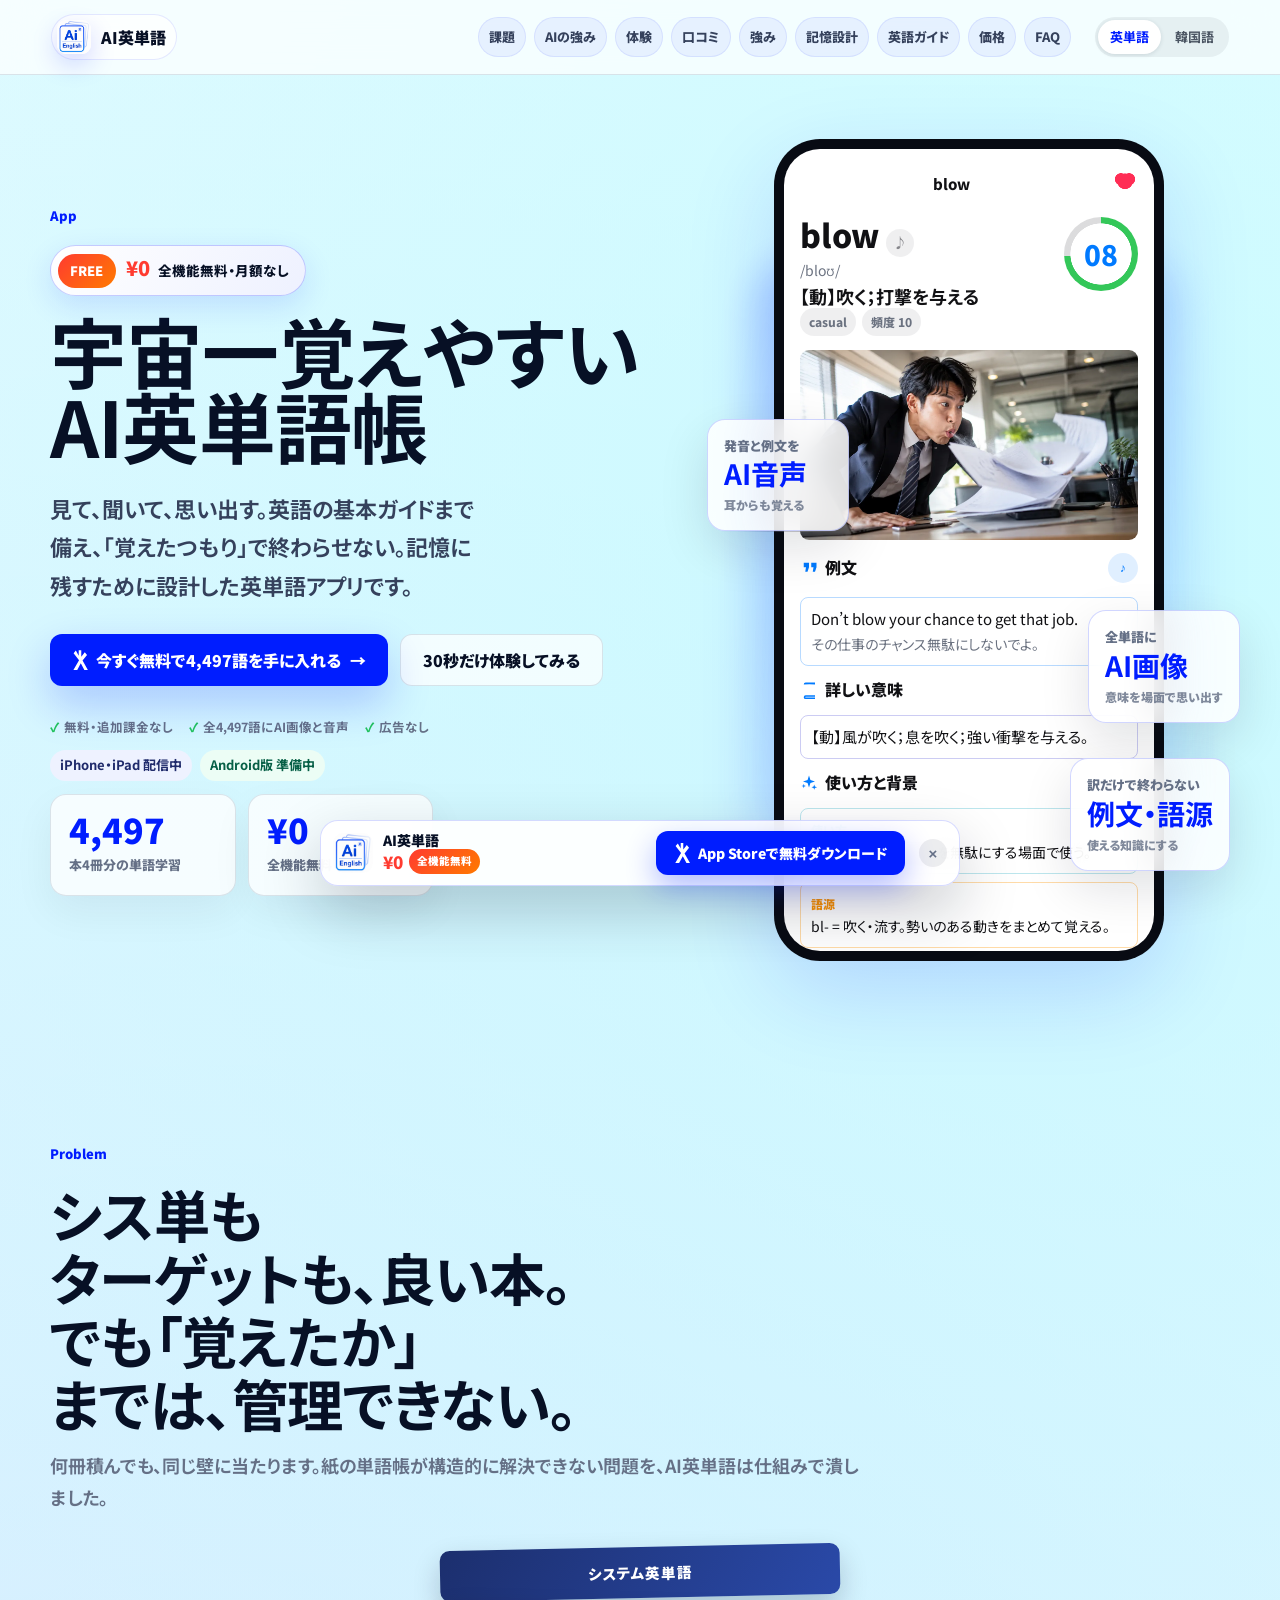
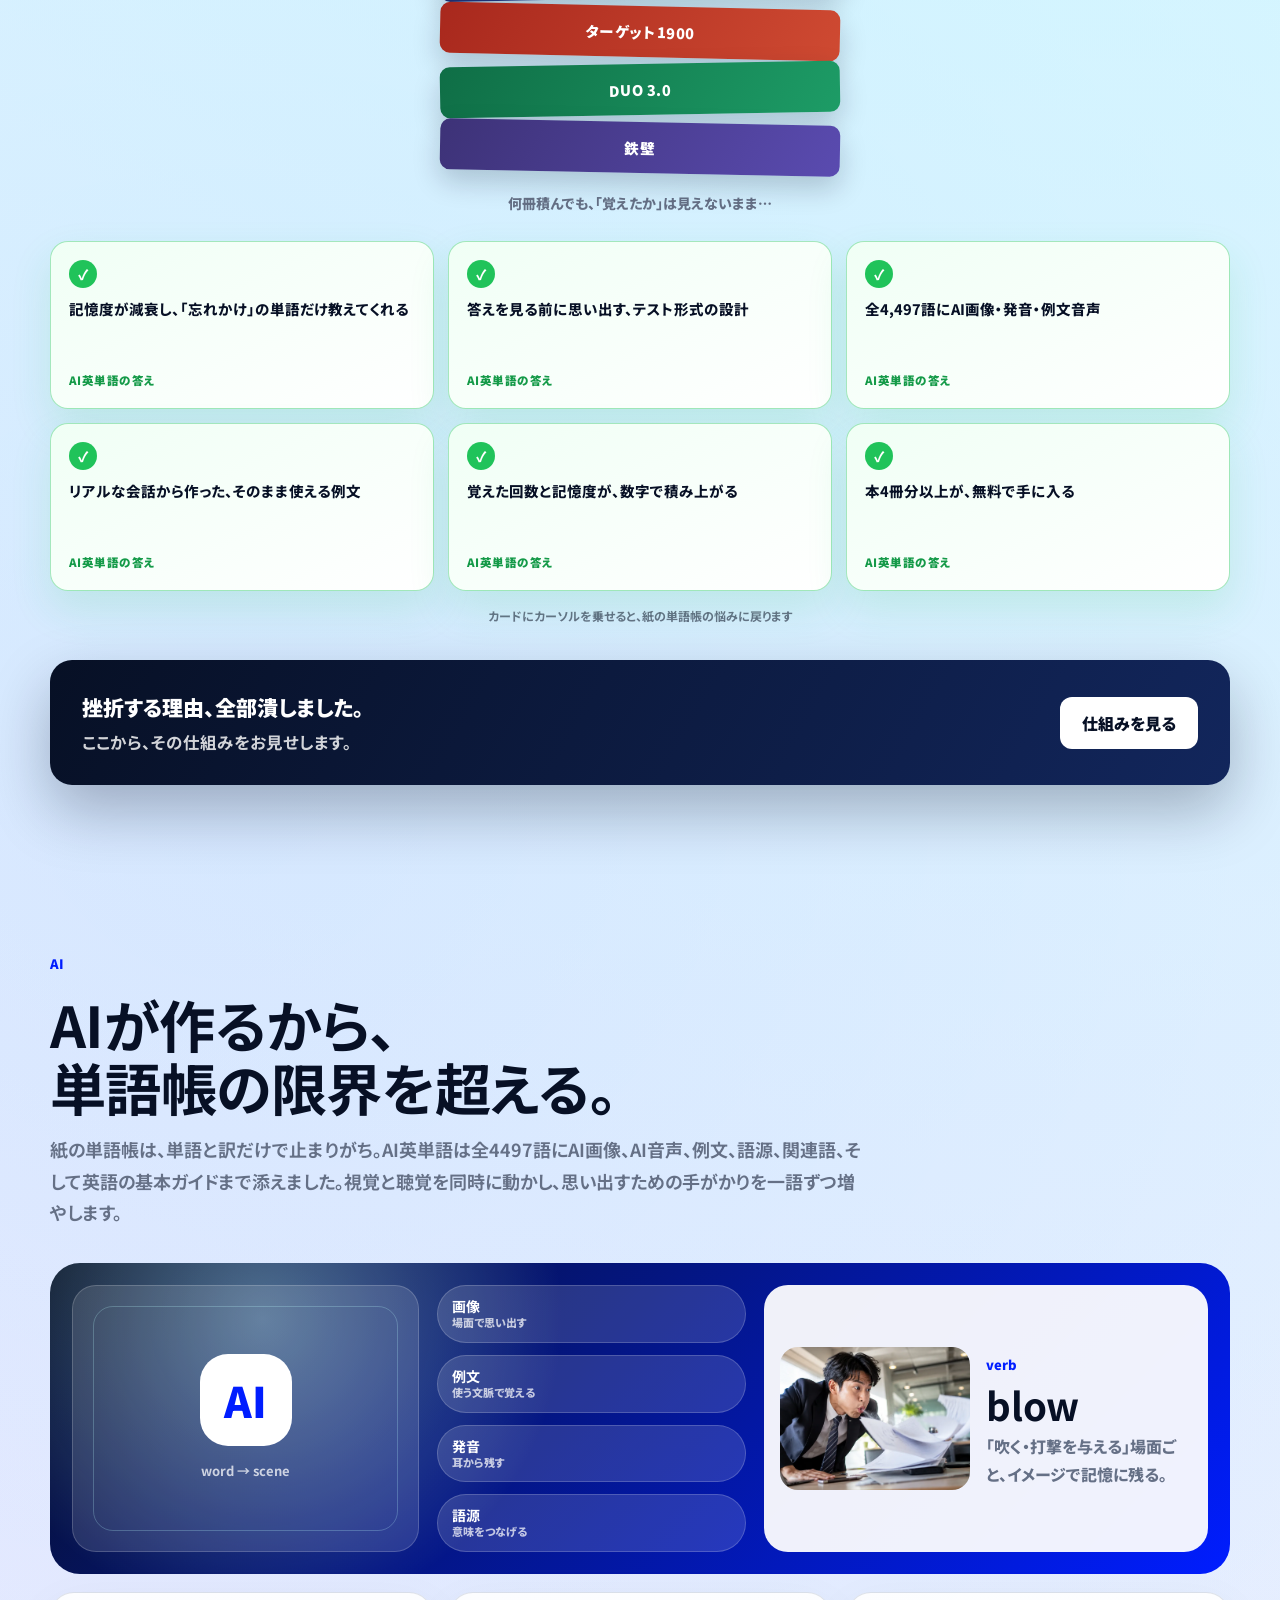
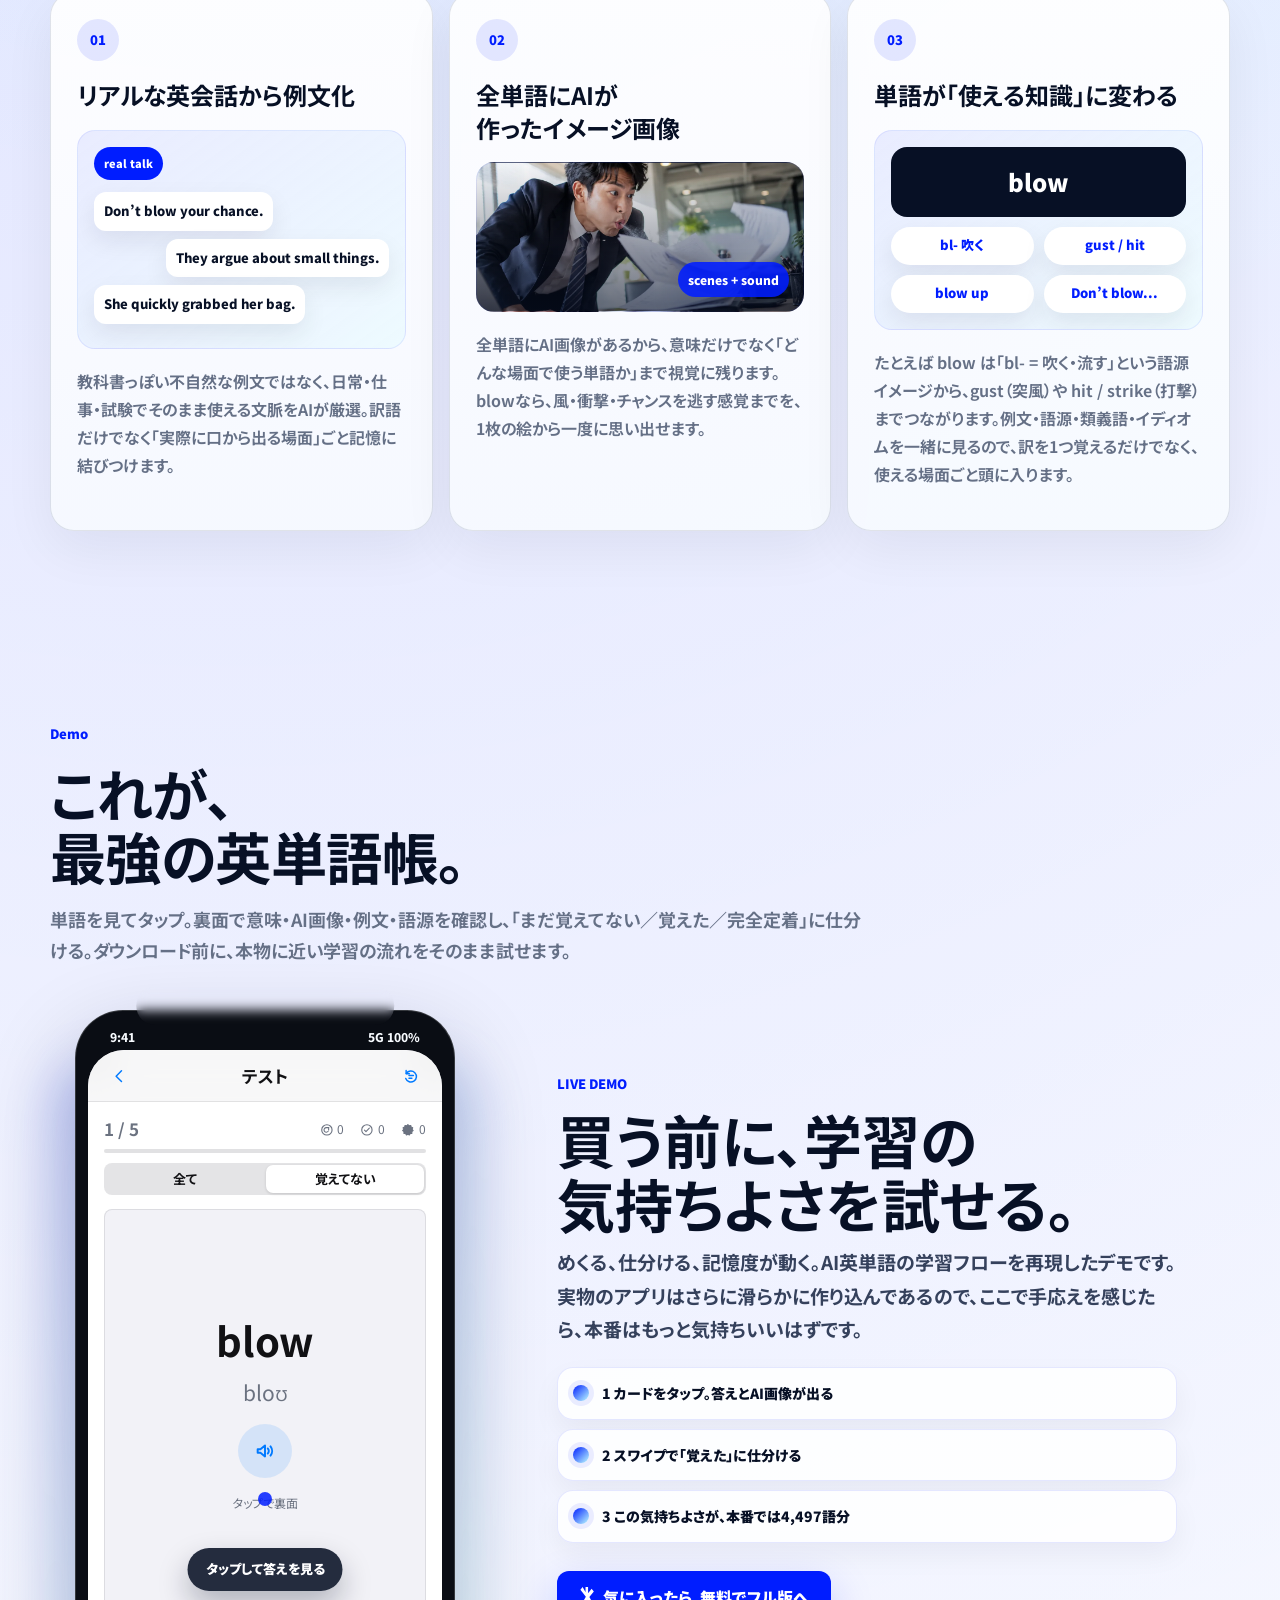
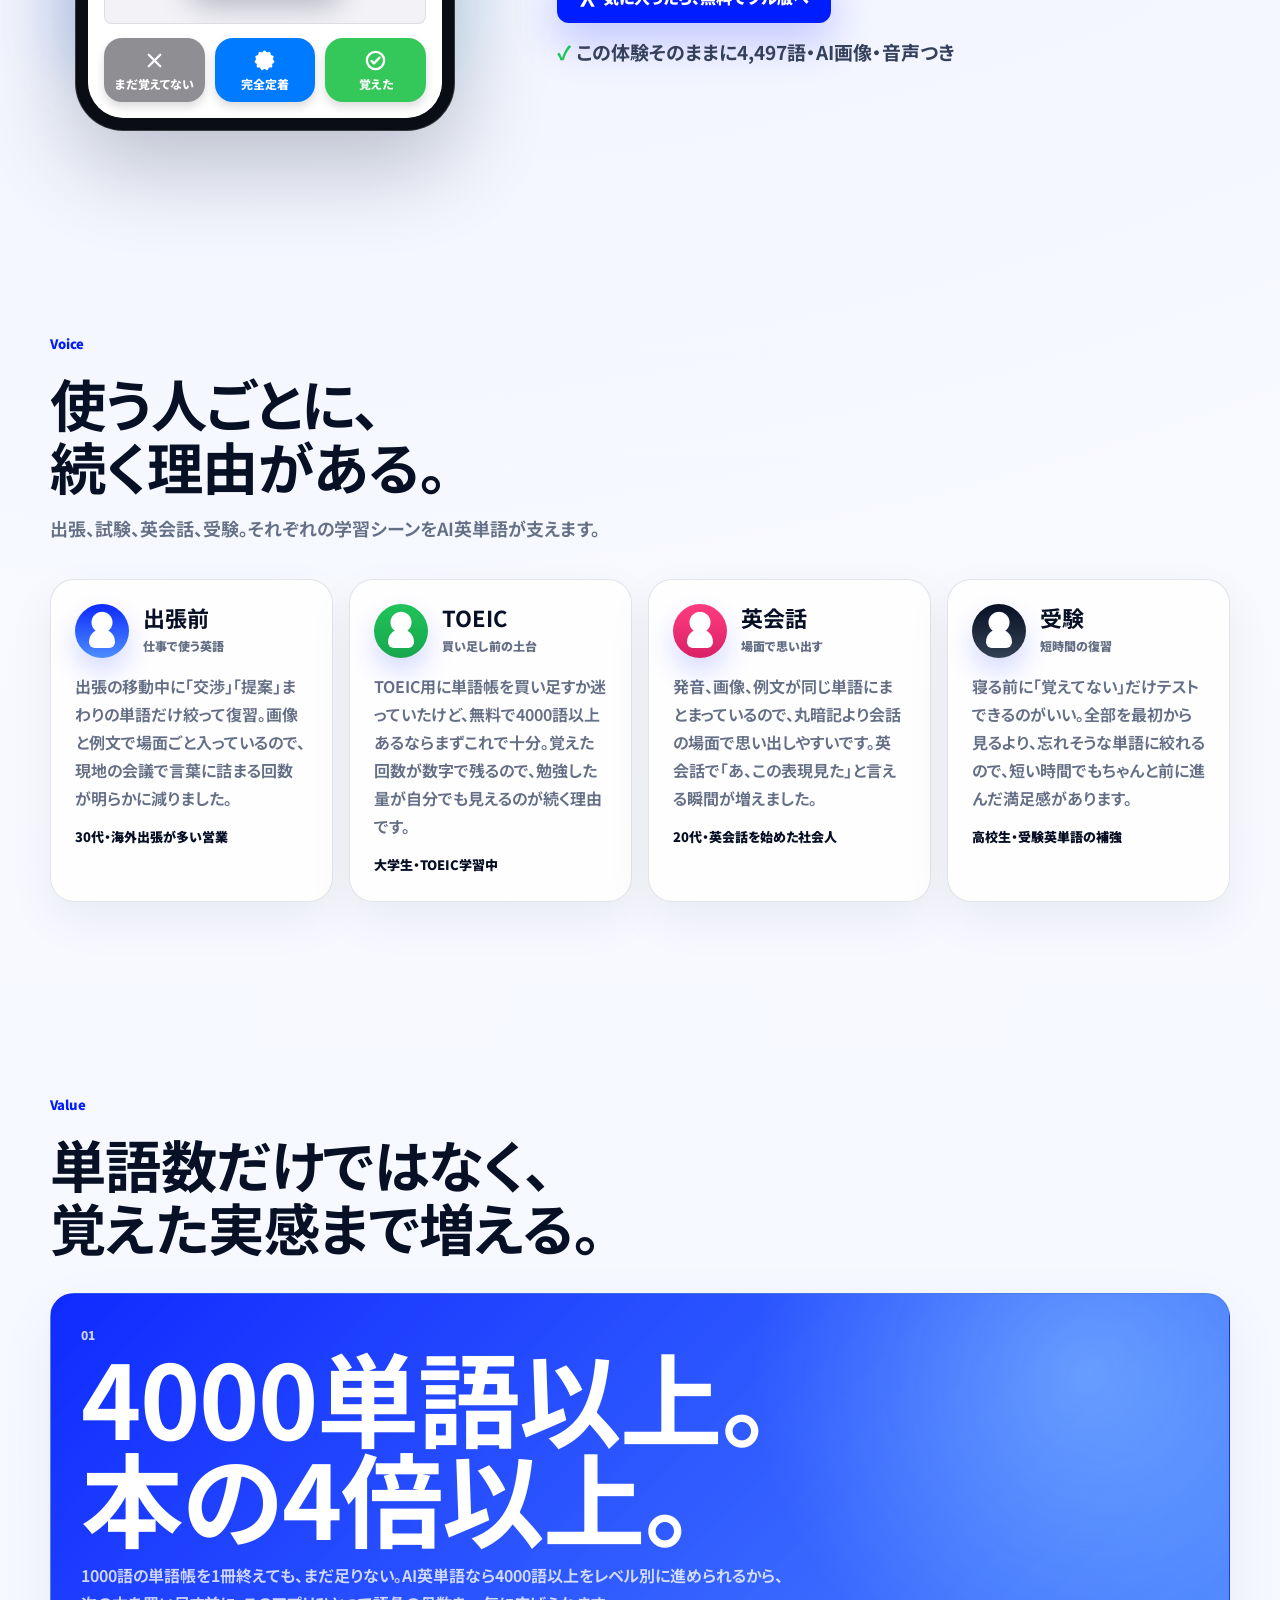
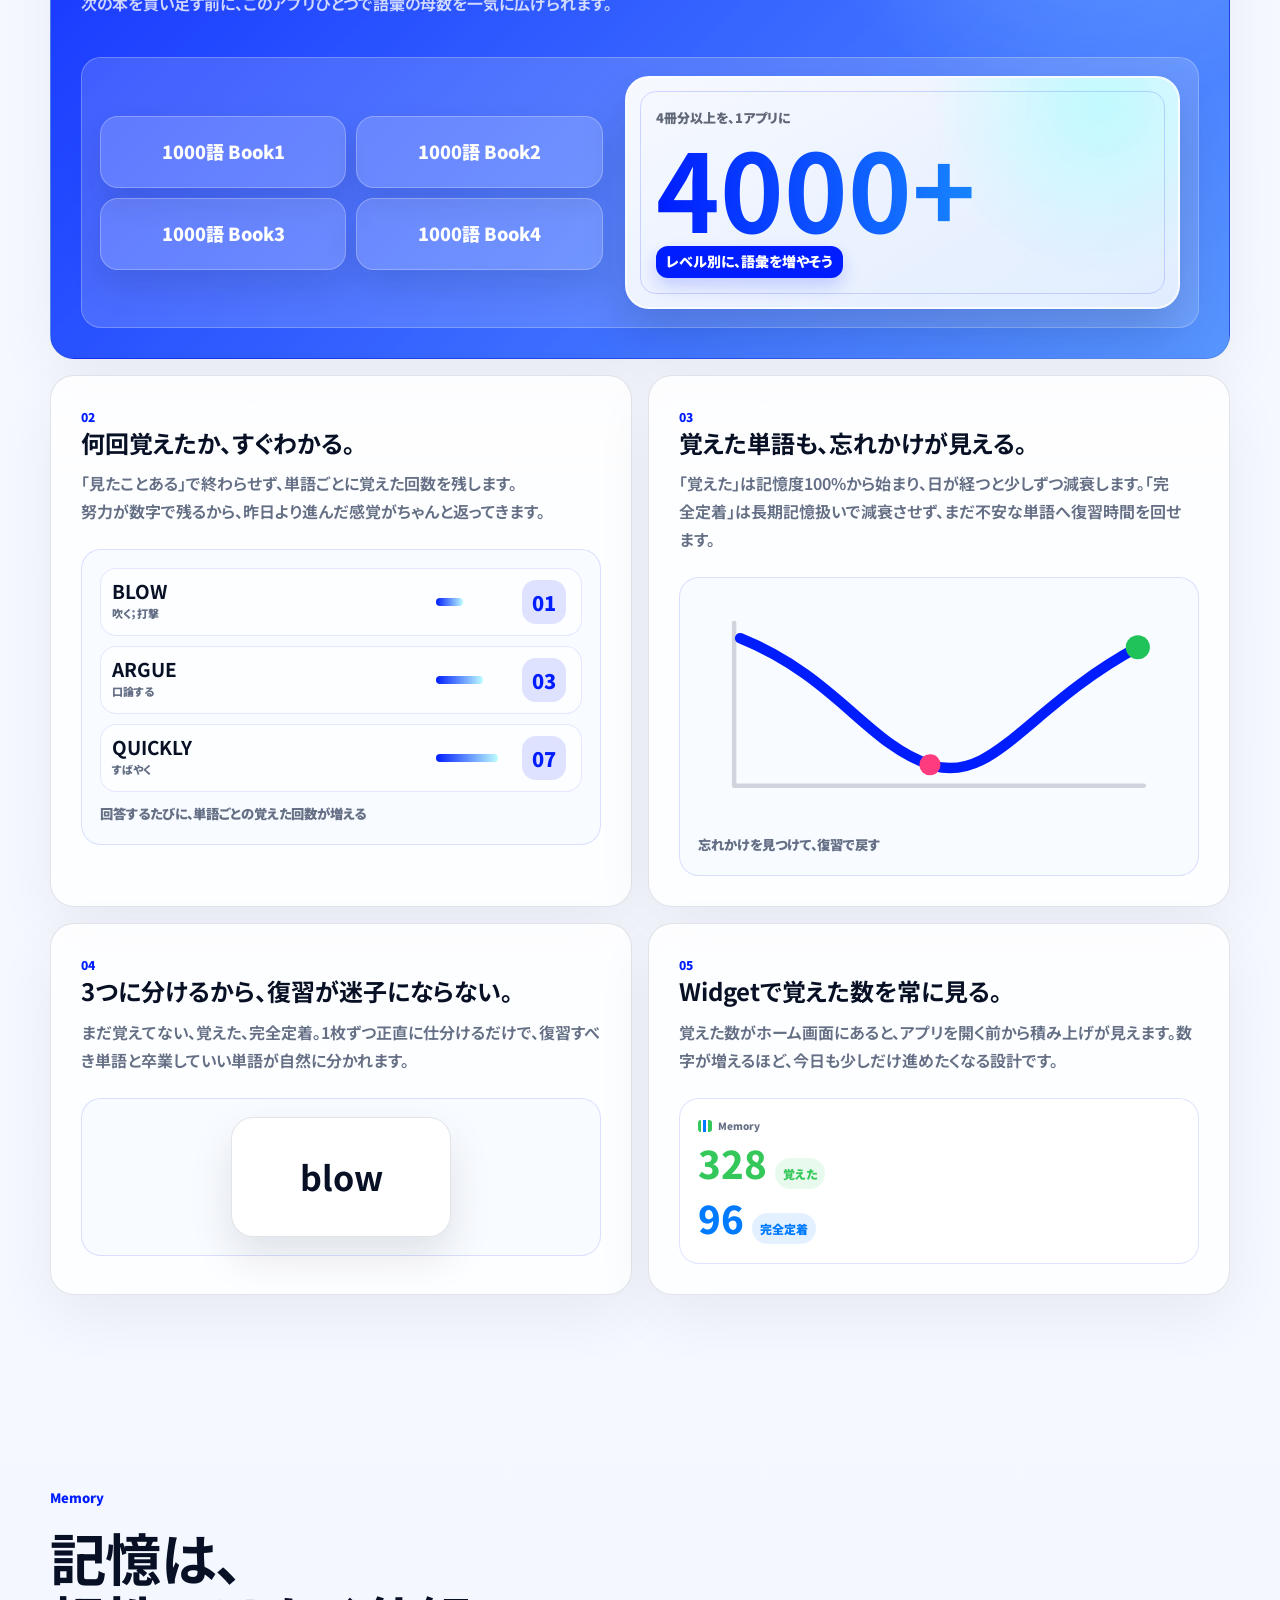
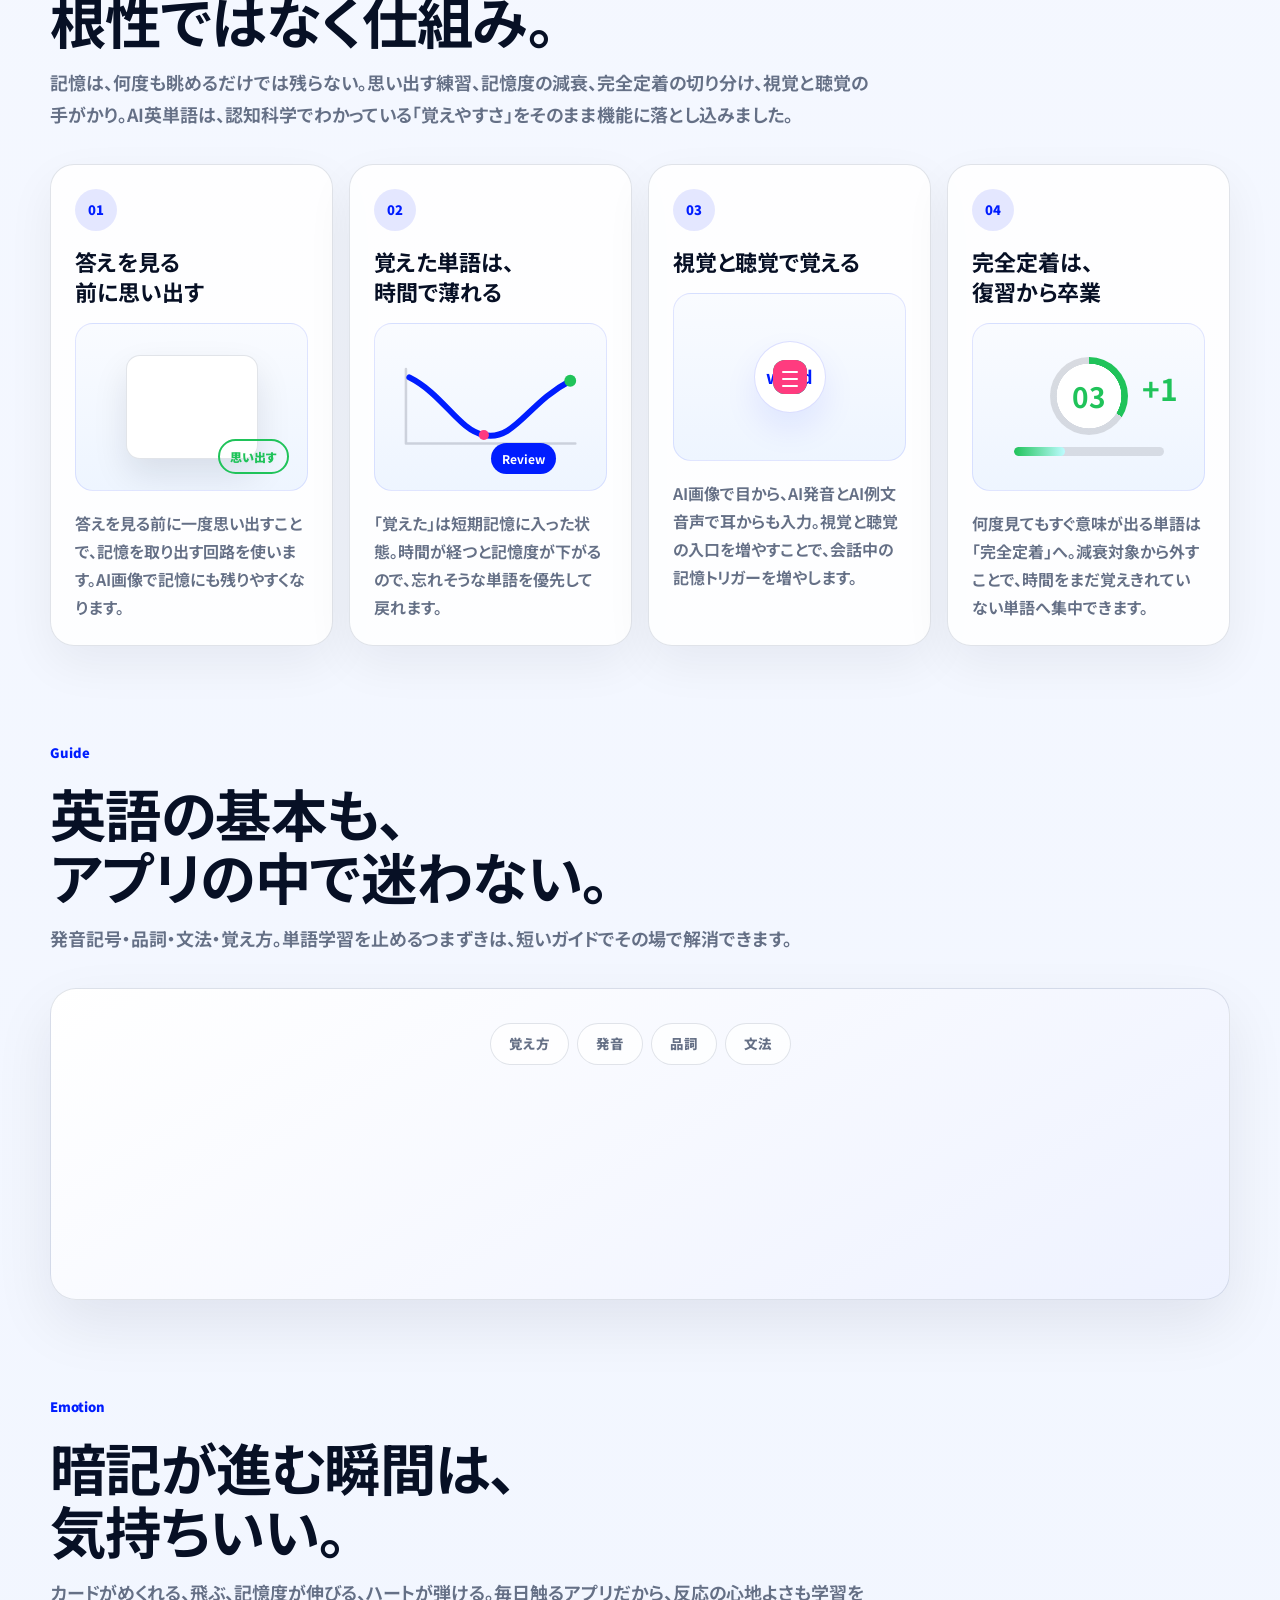
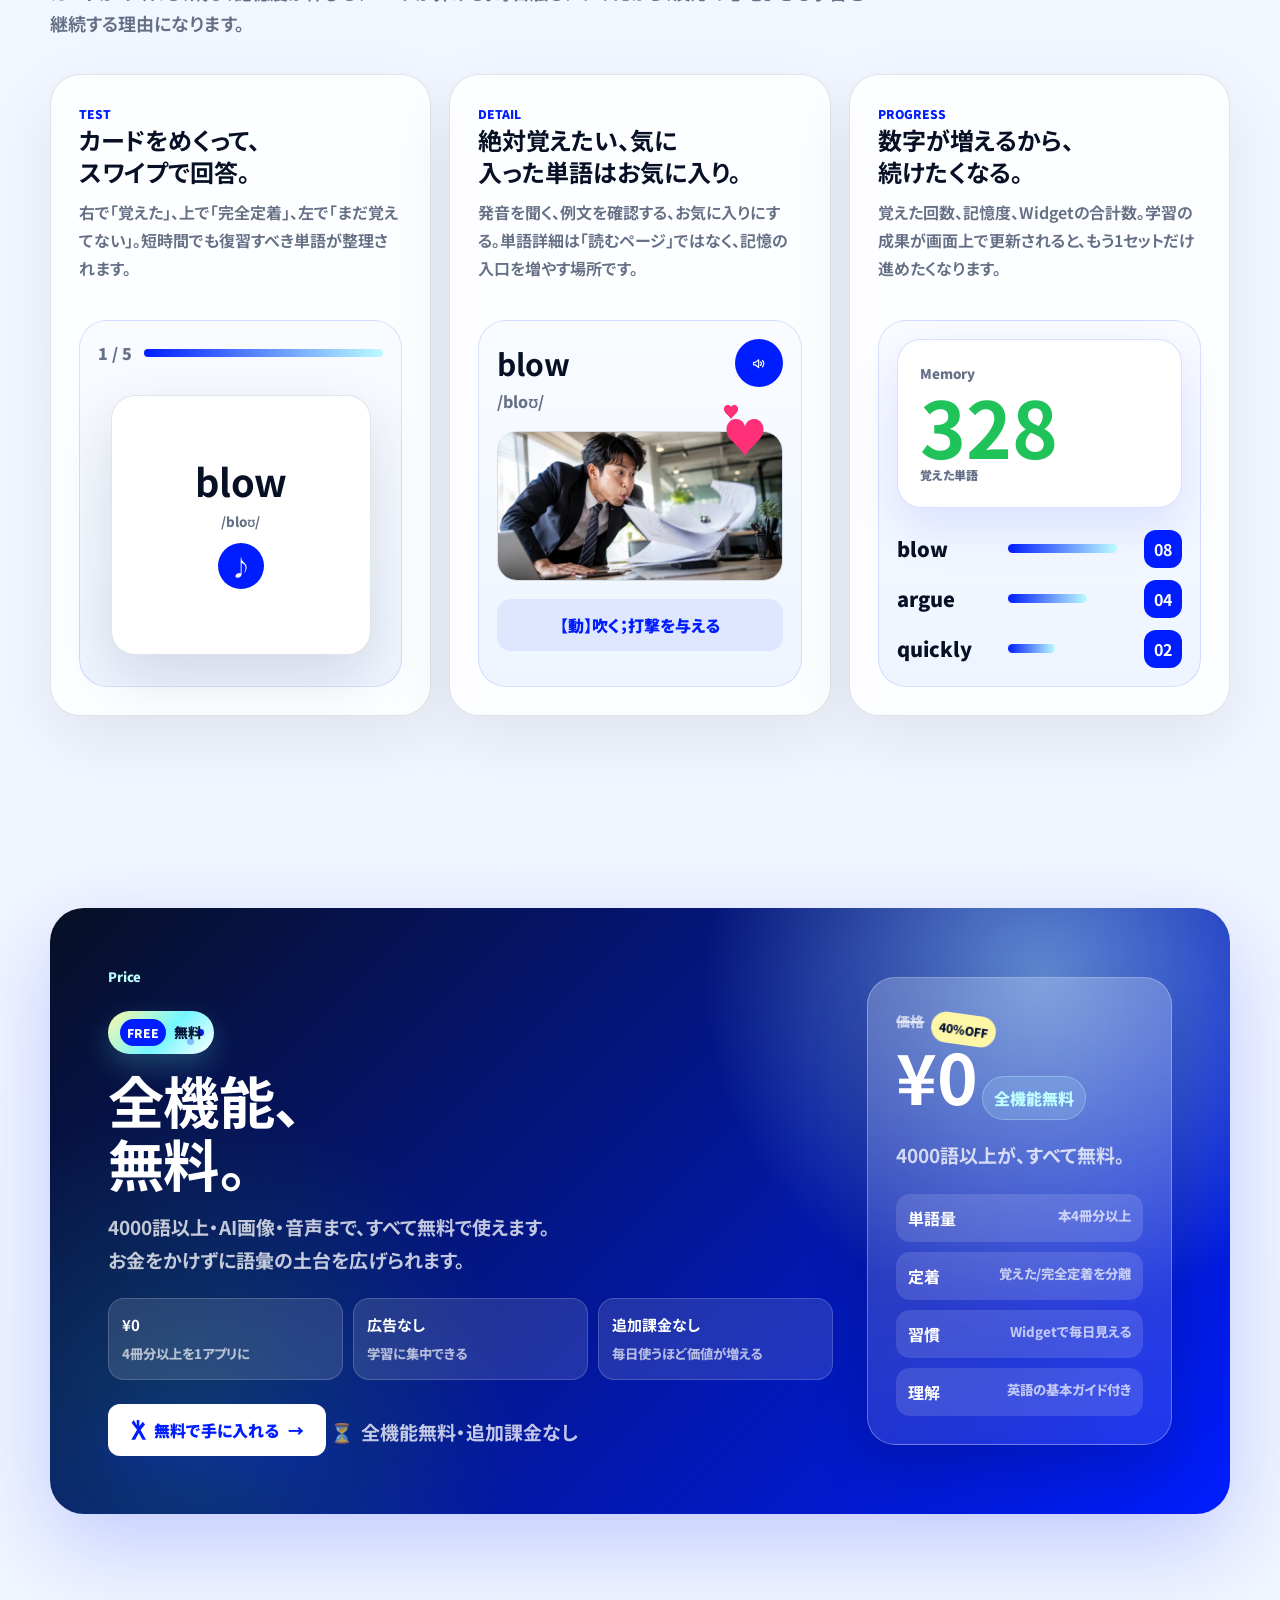
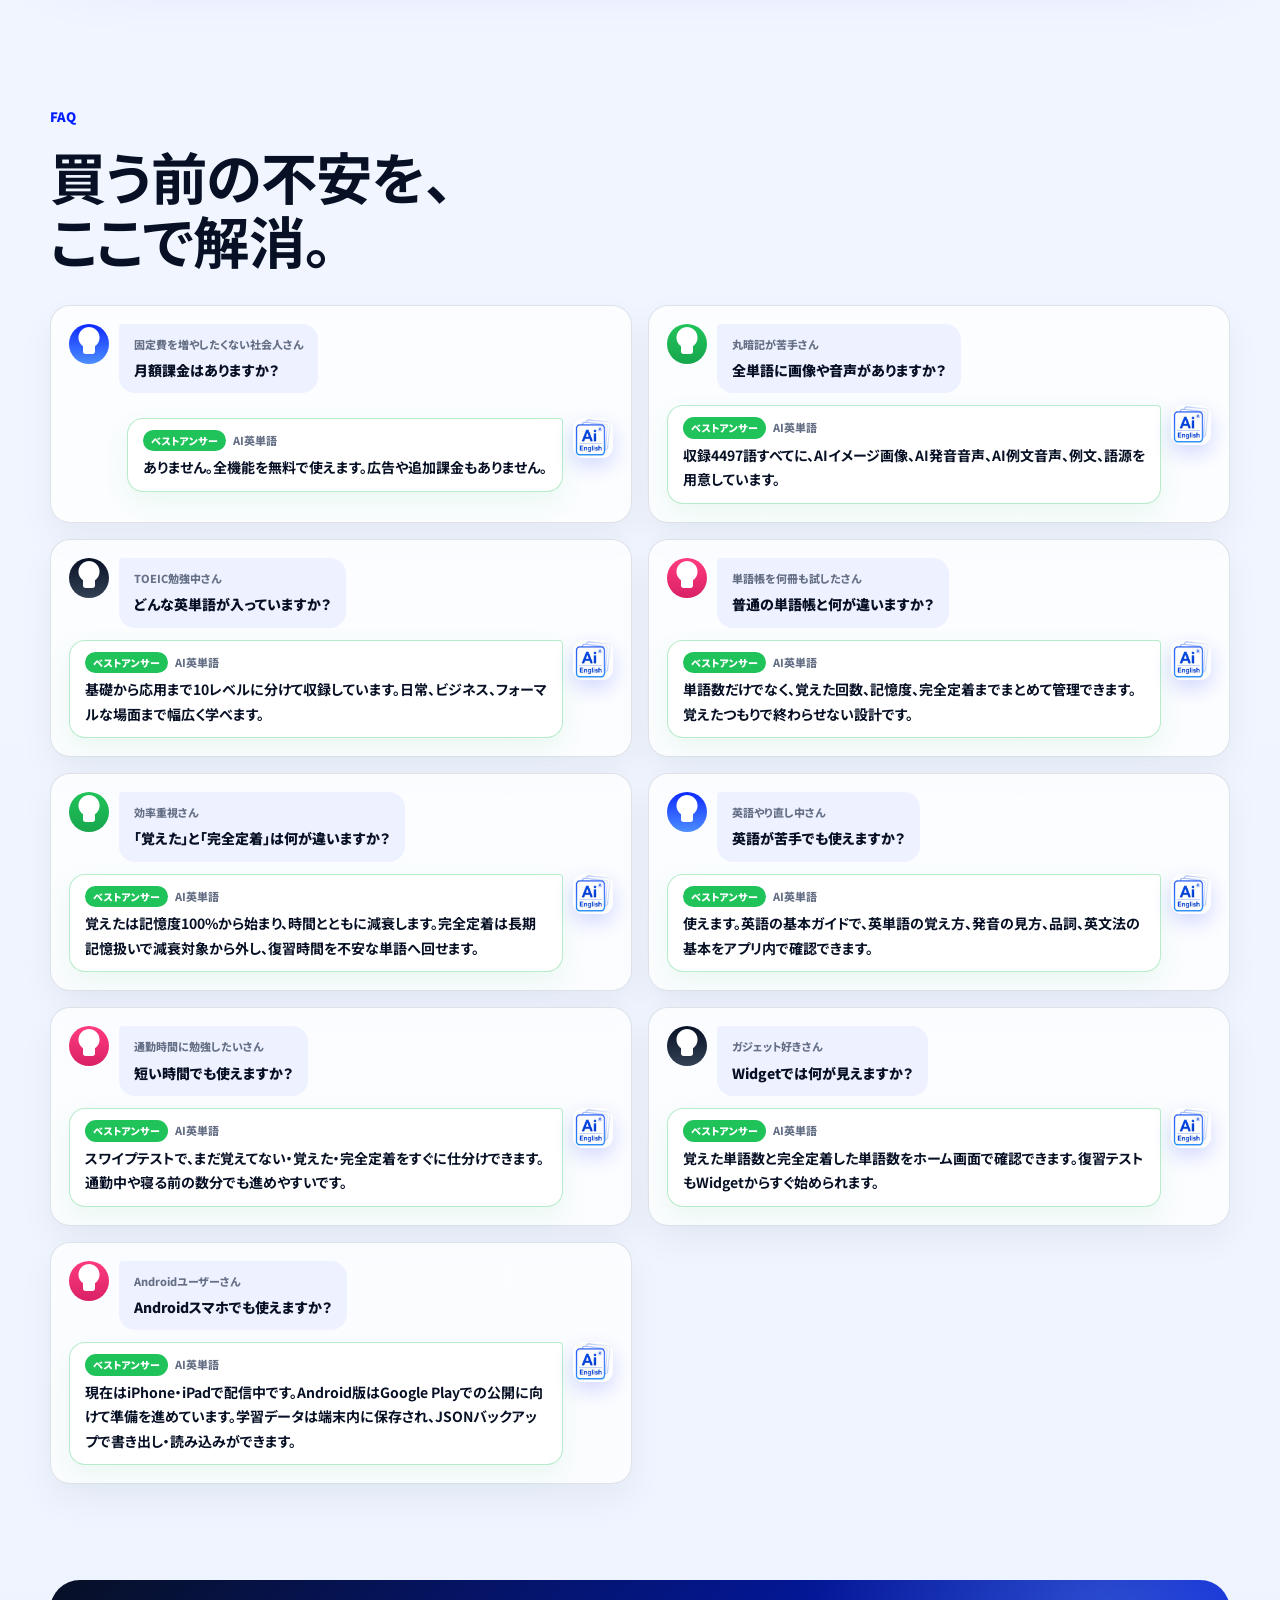
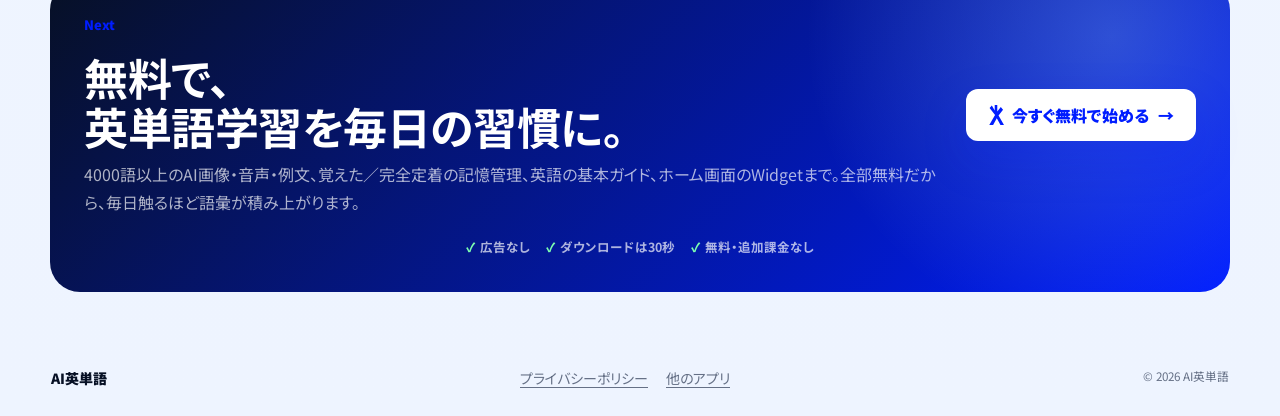
<file: en/index.html>
<!doctype html>
<html lang="ja">
  <head>
    <meta charset="utf-8" />
    <meta name="viewport" content="width=device-width, initial-scale=1" />
    <title>AI英単語 | 4000語以上を覚えやすく学べるAI英単語帳</title>
    <meta
      name="description"
      content="AI英単語は、4000語以上の英単語を学べる、AIと作ったAI英単語アプリです。全機能無料で語彙学習を毎日の習慣に。"
    />
    <meta name="robots" content="index,follow" />
    <meta name="theme-color" content="#001dff" />
    <meta property="og:title" content="AI英単語 | 4000語以上のAI英単語帳" />
    <meta
      property="og:description"
      content="AI画像・自然な例文と発音・忘却曲線による記憶度の見える化で、英単語を圧倒的に覚えやすく。4000語以上を無料で学べます。"
    />
    <meta property="og:type" content="website" />
    <meta
      property="og:url"
      content="https://aieitan.com/en/"
    />
    <meta
      property="og:image"
      content="https://aieitan.com/en/assets/audio-codex-icon.jpg"
    />
    <meta name="twitter:card" content="summary" />
    <link rel="icon" href="./assets/audio-codex-icon.jpg" />
    <link
      rel="canonical"
      href="https://aieitan.com/en/"
    />
    <link rel="preconnect" href="https://fonts.googleapis.com" />
    <link rel="preconnect" href="https://fonts.gstatic.com" crossorigin />
    <link rel="stylesheet" href="https://fonts.googleapis.com/css2?family=Noto+Sans+JP:wght@400;500;700;900&display=swap" />
    <link rel="stylesheet" href="./styles.css?v=cvr-20260924" />
    <script type="application/ld+json">
      {
        "@context": "https://schema.org",
        "@type": "SoftwareApplication",
        "name": "AI英単語",
        "applicationCategory": "EducationalApplication",
        "operatingSystem": "iOS",
        "description": "4000語以上の英単語をAI画像、自然な例文と発音、忘却曲線による記憶度の見える化で覚えやすくするAI英単語アプリ。",
        "offers": {
          "@type": "Offer",
          "price": "0",
          "priceCurrency": "JPY"
        }
      }
    </script>
    <script type="application/ld+json">
{
  "@context": "https://schema.org",
  "@type": "FAQPage",
  "mainEntity": [
    {
      "@type": "Question",
      "name": "月額課金はありますか？",
      "acceptedAnswer": {
        "@type": "Answer",
        "text": "ありません。全機能を無料で使えます。広告や追加課金もありません。"
      }
    },
    {
      "@type": "Question",
      "name": "全単語に画像や音声がありますか？",
      "acceptedAnswer": {
        "@type": "Answer",
        "text": "収録4497語すべてに、AIイメージ画像、AI発音音声、AI例文音声、例文、語源を用意しています。"
      }
    },
    {
      "@type": "Question",
      "name": "どんな英単語が入っていますか？",
      "acceptedAnswer": {
        "@type": "Answer",
        "text": "基礎から応用まで10レベルに分けて収録しています。日常、ビジネス、フォーマルな場面まで幅広く学べます。"
      }
    },
    {
      "@type": "Question",
      "name": "普通の単語帳と何が違いますか？",
      "acceptedAnswer": {
        "@type": "Answer",
        "text": "単語数だけでなく、覚えた回数、記憶度、完全定着までまとめて管理できます。覚えたつもりで終わらせない設計です。"
      }
    },
    {
      "@type": "Question",
      "name": "「覚えた」と「完全定着」は何が違いますか？",
      "acceptedAnswer": {
        "@type": "Answer",
        "text": "覚えたは記憶度100%から始まり、時間とともに減衰します。完全定着は長期記憶扱いで減衰対象から外し、復習時間を不安な単語へ回せます。"
      }
    },
    {
      "@type": "Question",
      "name": "英語が苦手でも使えますか？",
      "acceptedAnswer": {
        "@type": "Answer",
        "text": "使えます。英語の基本ガイドで、英単語の覚え方、発音の見方、品詞、英文法の基本をアプリ内で確認できます。"
      }
    },
    {
      "@type": "Question",
      "name": "短い時間でも使えますか？",
      "acceptedAnswer": {
        "@type": "Answer",
        "text": "スワイプテストで、まだ覚えてない・覚えた・完全定着をすぐに仕分けできます。通勤中や寝る前の数分でも進めやすいです。"
      }
    },
    {
      "@type": "Question",
      "name": "Widgetでは何が見えますか？",
      "acceptedAnswer": {
        "@type": "Answer",
        "text": "覚えた単語数と完全定着した単語数をホーム画面で確認できます。復習テストもWidgetからすぐ始められます。"
      }
    },
    {
      "@type": "Question",
      "name": "Androidスマホでも使えますか？",
      "acceptedAnswer": {
        "@type": "Answer",
        "text": "現在はiPhone・iPadで配信中です。Android版はGoogle Playでの公開に向けて準備を進めています。学習データは端末内に保存され、JSONバックアップで書き出し・読み込みができます。"
      }
    }
  ]
}
    </script>
  </head>
  <body data-force-motion="true">
    
    <header class="site-header">
      <a class="brand" href="#top" aria-label="AI英単語 トップへ">
        <img src="./assets/audio-codex-icon.jpg" alt="" />
        <span>AI英単語</span>
      </a>
      <nav class="site-nav" aria-label="主要ナビゲーション">
        <a href="#problem">課題</a>
        <a href="#ai">AIの強み</a>
        <a href="#experience">体験</a>
        <a href="#reviews">口コミ</a>
        <a href="#value">強み</a>
        <a href="#science">記憶設計</a>
        <a href="#guide">英語ガイド</a>
        <a href="#price">価格</a>
        <a href="#faq">FAQ</a>
      </nav>
      <nav class="app-switch" aria-label="アプリ切替"><a href="/en/" aria-current="page">英単語</a><a href="/ko/">韓国語</a></nav>
    </header>

    <main id="top">
      <section class="hero">
        <div class="hero-copy">
          <p class="eyebrow">App</p>
          <div class="hero-sale-flag" aria-label="無料">
            <b>FREE</b>
            <span><strong>¥0</strong>全機能無料・月額なし</span>
          </div>
          <h1><span>宇宙一覚えやすい</span><span>AI英単語帳</span></h1>
          <p class="lead">
            見て、聞いて、思い出す。英語の基本ガイドまで備え、「覚えたつもり」で終わらせない。記憶に残すために設計した英単語アプリです。
          </p>
          <div class="hero-actions">
            <a
              class="primary-button app-store-link cta-glow"
              href="https://apps.apple.com/jp/search?term=AI%E8%8B%B1%E5%8D%98%E8%AA%9E"
              target="_blank"
              rel="noopener"
              >今すぐ無料で4,497語を手に入れる</a
            >
            <a class="secondary-button" href="#experience">30秒だけ体験してみる</a>
          </div>
          <p class="cta-note" aria-label="ダウンロード前の安心材料">
            <i>無料・追加課金なし</i>
            <i>全4,497語にAI画像と音声</i>
            <i>広告なし</i>
          </p>
          <p class="platform-note" aria-label="対応端末"><b>iPhone・iPad 配信中</b><b class="soon">Android版 準備中</b></p>
          <dl class="hero-metrics" aria-label="AI英単語の主要価値">
            <div>
              <dt data-countup="4497">4,497</dt>
              <dd>本4冊分の単語学習</dd>
            </div>
            <div>
              <dt>¥0</dt>
              <dd>全機能無料</dd>
            </div>
          </dl>
        </div>

        <div class="product-stage" aria-label="AI英単語のアプリ画面プレビュー">
          <div class="device-shadow"></div>
          <figure class="device hero-detail-device">
            <div class="hero-detail-screen" aria-label="AI英単語の単語詳細画面">
              <div class="hero-detail-nav">
                <span>blow</span>
                <i></i>
              </div>
              <div class="hero-detail-head">
                <div>
                  <b>blow <span>♪</span></b>
                  <small>/bloʊ/</small>
                  <strong>【動】吹く；打撃を与える</strong>
                  <p><em>casual</em><em>頻度 10</em></p>
                </div>
                <mark>08</mark>
              </div>
              <img src="./assets/blow.webp" alt="blowのAIイメージ" />
              <section class="hero-detail-section">
                <h3><i class="hero-symbol quote"></i><span>例文</span><button type="button" aria-label="例文再生">♪</button></h3>
                <div class="hero-detail-outline accent-blue">
                  <p>Don’t blow your chance to get that job.</p>
                  <small>その仕事のチャンス無駄にしないでよ。</small>
                </div>
              </section>
              <section class="hero-detail-section">
                <h3><i class="hero-symbol book"></i><span>詳しい意味</span></h3>
                <div class="hero-detail-outline accent-indigo">
                  <p>【動】風が吹く；息を吹く；強い衝撃を与える。</p>
                </div>
              </section>
              <section class="hero-detail-section">
                <h3><i class="hero-symbol spark"></i><span>使い方と背景</span></h3>
                <div class="hero-detail-stack">
                  <article class="hero-detail-compact accent-teal">
                    <b>使い方</b>
                    <p>風・息・衝撃・チャンスを無駄にする場面で使う。</p>
                  </article>
                  <article class="hero-detail-compact accent-orange">
                    <b>語源</b>
                    <p>bl- = 吹く・流す。勢いのある動きをまとめて覚える。</p>
                  </article>
                </div>
              </section>
            </div>
          </figure>
          <div class="floating-card card-volume">
            <span>全単語に</span>
            <strong>AI画像</strong>
            <small>意味を場面で思い出す</small>
          </div>
          <div class="floating-card card-memory">
            <span>発音と例文を</span>
            <strong>AI音声</strong>
            <small>耳からも覚える</small>
          </div>
          <div class="floating-card card-widget">
            <span>訳だけで終わらない</span>
            <strong>例文・語源</strong>
            <small>使える知識にする</small>
          </div>
        </div>
      </section>

      <section class="problem-section" id="problem">
        <div class="section-heading">
          <p class="eyebrow">Problem</p>
          <h2>
            <span>シス単もターゲットも、良い本。</span><span>でも「覚えたか」までは、管理できない。</span>
          </h2>
          <p>
            何冊積んでも、同じ壁に当たります。紙の単語帳が構造的に解決できない問題を、AI英単語は仕組みで潰しました。
          </p>
        </div>
        <div class="book-stack" data-reveal aria-hidden="true">
          <i>システム英単語</i>
          <i>ターゲット1900</i>
          <i>DUO 3.0</i>
          <i>鉄壁</i>
          <b>何冊積んでも、「覚えたか」は見えないまま…</b>
        </div>
        <div class="flip-grid" aria-label="既存の単語帳の問題と、AI英単語の解決">
          <div class="pain-flip" data-reveal style="--fd: 0">
            <div class="pain-flip-inner">
              <div class="pain-face front">
                <b>✗</b>
                <p>覚えたそばから、翌日には約7割忘れていく</p>
                <small>紙の単語帳</small>
              </div>
              <div class="pain-face back">
                <b>✓</b>
                <p>記憶度が減衰し、「忘れかけ」の単語だけ教えてくれる</p>
                <small>AI英単語の答え</small>
              </div>
            </div>
          </div>
          <div class="pain-flip" data-reveal style="--fd: 1">
            <div class="pain-flip-inner">
              <div class="pain-face front">
                <b>✗</b>
                <p>「見たことある」止まりで、本番で出てこない</p>
                <small>紙の単語帳</small>
              </div>
              <div class="pain-face back">
                <b>✓</b>
                <p>答えを見る前に思い出す、テスト形式の設計</p>
                <small>AI英単語の答え</small>
              </div>
            </div>
          </div>
          <div class="pain-flip" data-reveal style="--fd: 2">
            <div class="pain-flip-inner">
              <div class="pain-face front">
                <b>✗</b>
                <p>文字と訳だけで、思い出す手がかりが少ない</p>
                <small>紙の単語帳</small>
              </div>
              <div class="pain-face back">
                <b>✓</b>
                <p>全4,497語にAI画像・発音・例文音声</p>
                <small>AI英単語の答え</small>
              </div>
            </div>
          </div>
          <div class="pain-flip" data-reveal style="--fd: 3">
            <div class="pain-flip-inner">
              <div class="pain-face front">
                <b>✗</b>
                <p>例文が教科書くさくて、会話で使えない</p>
                <small>紙の単語帳</small>
              </div>
              <div class="pain-face back">
                <b>✓</b>
                <p>リアルな会話から作った、そのまま使える例文</p>
                <small>AI英単語の答え</small>
              </div>
            </div>
          </div>
          <div class="pain-flip" data-reveal style="--fd: 4">
            <div class="pain-flip-inner">
              <div class="pain-face front">
                <b>✗</b>
                <p>どこまで進んだか見えず、達成感がない</p>
                <small>紙の単語帳</small>
              </div>
              <div class="pain-face back">
                <b>✓</b>
                <p>覚えた回数と記憶度が、数字で積み上がる</p>
                <small>AI英単語の答え</small>
              </div>
            </div>
          </div>
          <div class="pain-flip" data-reveal style="--fd: 5">
            <div class="pain-flip-inner">
              <div class="pain-face front">
                <b>✗</b>
                <p>1冊終えるたびに、次の本へ買い足しが続く</p>
                <small>紙の単語帳</small>
              </div>
              <div class="pain-face back">
                <b>✓</b>
                <p>本4冊分以上が、無料で手に入る</p>
                <small>AI英単語の答え</small>
              </div>
            </div>
          </div>
        </div>
        <p class="flip-hint" aria-hidden="true">カードにカーソルを乗せると、紙の単語帳の悩みに戻ります</p>
        <div class="problem-bridge" data-reveal>
          <p>
            <b>挫折する理由、全部潰しました。</b><br />
            ここから、その仕組みをお見せします。
          </p>
          <a class="secondary-button" href="#ai">仕組みを見る</a>
        </div>
      </section>

      <section class="ai-section" id="ai">
        <div class="section-heading">
          <p class="eyebrow">AI</p>
          <h2>
            <span>AIが作るから、</span><span>単語帳の限界を超える。</span>
          </h2>
          <p>
            紙の単語帳は、単語と訳だけで止まりがち。AI英単語は全4497語にAI画像、AI音声、例文、語源、関連語、そして英語の基本ガイドまで添えました。視覚と聴覚を同時に動かし、思い出すための手がかりを一語ずつ増やします。
          </p>
        </div>
        <div class="ai-showcase" aria-label="AI英単語帳が記憶カードを作る流れ">
          <div class="ai-engine">
            <span>AI</span>
            <b>word → scene</b>
            <i></i>
          </div>
          <div class="ai-pipeline">
            <span><b>画像</b><small>場面で思い出す</small></span>
            <span><b>例文</b><small>使う文脈で覚える</small></span>
            <span><b>発音</b><small>耳から残す</small></span>
            <span><b>語源</b><small>意味をつなげる</small></span>
          </div>
          <div class="ai-output-card">
            <img src="./assets/blow.webp" alt="blowのイメージ" />
            <div>
              <small>verb</small>
              <strong>blow</strong>
              <p>「吹く・打撃を与える」場面ごと、イメージで記憶に残る。</p>
            </div>
          </div>
        </div>
        <div class="ai-grid">
          <article>
            <span>01</span>
            <h3>リアルな英会話から例文化</h3>
            <div class="ai-card-visual ai-talk-visual" aria-hidden="true">
              <i>real talk</i>
              <p>Don’t blow your chance.</p>
              <p>They argue about small things.</p>
              <p>She quickly grabbed her bag.</p>
            </div>
            <p>
              教科書っぽい不自然な例文ではなく、日常・仕事・試験でそのまま使える文脈をAIが厳選。訳語だけでなく「実際に口から出る場面」ごと記憶に結びつけます。
            </p>
          </article>
          <article>
            <span>02</span>
            <h3>全単語にAIが作ったイメージ画像</h3>
            <div class="ai-card-visual ai-image-visual" aria-hidden="true">
              <small>scenes + sound</small>
            </div>
            <p>
              全単語にAI画像があるから、意味だけでなく「どんな場面で使う単語か」まで視覚に残ります。blowなら、風・衝撃・チャンスを逃す感覚までを、1枚の絵から一度に思い出せます。
            </p>
          </article>
          <article>
            <span>03</span>
            <h3>単語が「使える知識」に変わる</h3>
            <div class="ai-card-visual ai-knowledge-visual" aria-hidden="true">
              <b>blow</b>
              <i>bl- 吹く</i>
              <i>gust / hit</i>
              <i>blow up</i>
              <i>Don’t blow...</i>
            </div>
            <p>
              たとえば blow は「bl- =
              吹く・流す」という語源イメージから、gust（突風）や hit /
              strike（打撃）までつながります。例文・語源・類義語・イディオムを一緒に見るので、訳を1つ覚えるだけでなく、使える場面ごと頭に入ります。
            </p>
          </article>
        </div>
      </section>

      <section class="experience-section" id="experience">
        <div class="section-heading">
          <p class="eyebrow">Demo</p>
          <h2><span>これが、</span><span>最強の英単語帳。</span></h2>
          <p>
            単語を見てタップ。裏面で意味・AI画像・例文・語源を確認し、「まだ覚えてない／覚えた／完全定着」に仕分ける。ダウンロード前に、本物に近い学習の流れをそのまま試せます。
          </p>
        </div>

        <div class="experience-layout">
          <div class="swift-phone-shell" aria-label="AI英単語 Level 1 体験デモ">
            <div class="live-badge" aria-hidden="true">
              <i></i>LIVE DEMO — 実際に操作できます
            </div>
            <div class="swift-phone">
              <div class="swift-status" aria-hidden="true">
                <span>9:41</span>
                <span>5G 100%</span>
              </div>
              <div class="swift-app" data-demo-app>
                <div class="swift-nav">
                  <button
                    class="swift-back"
                    type="button"
                    data-demo-back
                    aria-label="戻る"
                  >
                    ‹
                  </button>
                  <strong data-demo-title>英単語</strong>
                  <button
                    class="swift-icon-button"
                    type="button"
                    data-demo-reset
                    aria-label="体験をリセット"
                  >
                    <svg class="sf-icon" aria-hidden="true" viewBox="0 0 24 24">
                      <path d="M5.6 8.5A7.2 7.2 0 1 1 4.9 15" />
                      <path d="M5.4 4.7v4.2h4.2" />
                      <path d="M9.1 11.2h5.8" />
                      <path d="M9.1 14.8h3.8" />
                    </svg>
                  </button>
                </div>
                <div class="swift-screen" data-demo-screen></div>
                <div class="swift-tabbar" aria-hidden="true">
                  <span>
                    <svg class="sf-icon" viewBox="0 0 24 24"><circle cx="11" cy="11" r="6.5"/><path d="M16 16l4.8 4.8"/></svg>
                    検索
                  </span>
                  <span class="active">
                    <svg class="sf-icon" viewBox="0 0 24 24"><rect x="4" y="4" width="6.8" height="6.8" rx="1.6" fill="currentColor" stroke="none"/><rect x="13.2" y="4" width="6.8" height="6.8" rx="1.6" fill="currentColor" stroke="none"/><rect x="4" y="13.2" width="6.8" height="6.8" rx="1.6" fill="currentColor" stroke="none"/><rect x="13.2" y="13.2" width="6.8" height="6.8" rx="1.6" fill="currentColor" stroke="none"/></svg>
                    ホーム
                  </span>
                  <span>
                    <svg class="sf-icon" viewBox="0 0 24 24"><path d="M9.81 4.62 L10.09 2.18 L13.91 2.18 L14.19 4.62 L15.67 5.23 L17.59 3.71 L20.29 6.41 L18.77 8.33 L19.38 9.81 L21.82 10.09 L21.82 13.91 L19.38 14.19 L18.77 15.67 L20.29 17.59 L17.59 20.29 L15.67 18.77 L14.19 19.38 L13.91 21.82 L10.09 21.82 L9.81 19.38 L8.33 18.77 L6.41 20.29 L3.71 17.59 L5.23 15.67 L4.62 14.19 L2.18 13.91 L2.18 10.09 L4.62 9.81 L5.23 8.33 L3.71 6.41 L6.41 3.71 L8.33 5.23 Z"/><circle cx="12" cy="12" r="3.1"/></svg>
                    設定
                  </span>
                </div>
              </div>
            </div>
          </div>

          <div class="experience-copy">
            <span>Live Demo</span>
            <h3>買う前に、学習の気持ちよさを試せる。</h3>
            <p>
              めくる、仕分ける、記憶度が動く。AI英単語の学習フローを再現したデモです。実物のアプリはさらに滑らかに作り込んであるので、ここで手応えを感じたら、本番はもっと気持ちいいはずです。
            </p>
            <div class="touch-flow" aria-label="体験版でできること">
              <span>1 カードをタップ。答えとAI画像が出る</span>
              <span>2 スワイプで「覚えた」に仕分ける</span>
              <span>3 この気持ちよさが、本番では4,497語分</span>
            </div>
            <a
              class="primary-button app-store-link"
              href="https://apps.apple.com/jp/search?term=AI%E8%8B%B1%E5%8D%98%E8%AA%9E"
              target="_blank"
              rel="noopener"
              >気に入ったら、無料でフル版へ</a
            >
            <p class="cta-note"><i>この体験そのままに4,497語・AI画像・音声つき</i></p>
          </div>
        </div>
      </section>

      <section class="reviews-section" id="reviews">
        <div class="section-heading">
          <p class="eyebrow">Voice</p>
          <h2><span>使う人ごとに、</span><span>続く理由がある。</span></h2>
          <p>
            出張、試験、英会話、受験。それぞれの学習シーンをAI英単語が支えます。
          </p>
        </div>
        <div class="review-grid">
          <article>
            <div class="review-head">
              <div
                class="review-avatar business-person"
                aria-hidden="true"
              ></div>
              <div>
                <strong>出張前</strong>
                <small>仕事で使う英語</small>
              </div>
            </div>
            <p>
              出張の移動中に「交渉」「提案」まわりの単語だけ絞って復習。画像と例文で場面ごと入っているので、現地の会議で言葉に詰まる回数が明らかに減りました。
            </p>
            <span>30代・海外出張が多い営業</span>
          </article>
          <article>
            <div class="review-head">
              <div
                class="review-avatar student-person"
                aria-hidden="true"
              ></div>
              <div>
                <strong>TOEIC</strong>
                <small>買い足し前の土台</small>
              </div>
            </div>
            <p>
              TOEIC用に単語帳を買い足すか迷っていたけど、無料で4000語以上あるならまずこれで十分。覚えた回数が数字で残るので、勉強した量が自分でも見えるのが続く理由です。
            </p>
            <span>大学生・TOEIC学習中</span>
          </article>
          <article>
            <div class="review-head">
              <div
                class="review-avatar speaker-person"
                aria-hidden="true"
              ></div>
              <div>
                <strong>英会話</strong>
                <small>場面で思い出す</small>
              </div>
            </div>
            <p>
              発音、画像、例文が同じ単語にまとまっているので、丸暗記より会話の場面で思い出しやすいです。英会話で「あ、この表現見た」と言える瞬間が増えました。
            </p>
            <span>20代・英会話を始めた社会人</span>
          </article>
          <article>
            <div class="review-head">
              <div class="review-avatar exam-person" aria-hidden="true"></div>
              <div>
                <strong>受験</strong>
                <small>短時間の復習</small>
              </div>
            </div>
            <p>
              寝る前に「覚えてない」だけテストできるのがいい。全部を最初から見るより、忘れそうな単語に絞れるので、短い時間でもちゃんと前に進んだ満足感があります。
            </p>
            <span>高校生・受験英単語の補強</span>
          </article>
        </div>
      </section>

      <section class="value-section" id="value">
        <div class="section-heading">
          <p class="eyebrow">Value</p>
          <h2>
            <span>単語数だけではなく、</span><span>覚えた実感まで増える。</span>
          </h2>
        </div>
        <div class="value-grid">
          <article class="value-card primary-value">
            <span>01</span>
            <h2>4000単語以上。<br />本の4倍以上。</h2>
            <p>
              1000語の単語帳を1冊終えても、まだ足りない。AI英単語なら4000語以上をレベル別に進められるから、<br />
              次の本を買い足す前に、このアプリひとつで語彙の母数を一気に広げられます。
            </p>
            <div
              class="value-visual volume-visual"
              aria-label="4000語以上の単語量アニメーション"
            >
              <div class="volume-books" aria-hidden="true">
                <i style="--i: 1">1000語 Book1</i>
                <i style="--i: 2">1000語 Book2</i>
                <i style="--i: 3">1000語 Book3</i>
                <i style="--i: 4">1000語 Book4</i>
              </div>
              <div class="volume-one-app">
                <small>4冊分以上を、1アプリに</small>
                <b>4000+</b>
                <span>レベル別に、語彙を増やそう</span>
              </div>
            </div>
          </article>
          <article class="value-card">
            <span>02</span>
            <h3>何回覚えたか、すぐわかる。</h3>
            <p>
              「見たことある」で終わらせず、単語ごとに覚えた回数を残します。<br />
              努力が数字で残るから、昨日より進んだ感覚がちゃんと返ってきます。
            </p>
            <div
              class="value-visual count-visual"
              aria-label="覚えた回数アニメーション"
            >
              <p>
                <span><strong>blow</strong><small>吹く；打撃</small></span>
                <i style="--meter: 36%"></i>
                <b data-before="01" data-after="02">02</b>
              </p>
              <p>
                <span><strong>argue</strong><small>口論する</small></span>
                <i style="--meter: 62%"></i>
                <b data-before="03" data-after="04">04</b>
              </p>
              <p>
                <span><strong>quickly</strong><small>すばやく</small></span>
                <i style="--meter: 82%"></i>
                <b data-before="07" data-after="08">08</b>
              </p>
              <small>回答するたびに、単語ごとの覚えた回数が増える</small>
            </div>
          </article>
          <article class="value-card">
            <span>03</span>
            <h3>覚えた単語も、忘れかけが見える。</h3>
            <p>
              「覚えた」は記憶度100%から始まり、日が経つと少しずつ減衰します。「完全定着」は長期記憶扱いで減衰させず、まだ不安な単語へ復習時間を回せます。
            </p>
            <div
              class="value-visual curve-visual"
              aria-label="忘却曲線アニメーション"
            >
              <svg
                viewBox="0 0 320 150"
                role="img"
                aria-label="記憶度が下がり復習で戻る曲線"
              >
                <path class="curve-axis" d="M24 126 H296 M24 18 V126" />
                <path
                  class="forget-curve"
                  d="M28 28 C92 54 112 98 154 112 C196 126 218 74 292 34"
                />
                <circle class="curve-dot" cx="154" cy="112" r="7" />
                <circle class="curve-boost" cx="292" cy="34" r="8" />
              </svg>
              <small>忘れかけを見つけて、復習で戻す</small>
            </div>
          </article>
          <article class="value-card">
            <span>04</span>
            <h3>3つに分けるから、復習が迷子にならない。</h3>
            <p>
              まだ覚えてない、覚えた、完全定着。1枚ずつ正直に仕分けるだけで、復習すべき単語と卒業していい単語が自然に分かれます。
            </p>
            <div
              class="value-visual mini-swipe"
              aria-label="スワイプテストアニメーション"
            >
              <b>blow</b>
              <i class="learning">まだ覚えてない</i>
              <i class="known">覚えた</i>
              <i class="mastered">完全定着</i>
            </div>
          </article>
          <article class="value-card">
            <span>05</span>
            <h3>Widgetで覚えた数を常に見る。</h3>
            <p>
              覚えた数がホーム画面にあると、アプリを開く前から積み上げが見えます。数字が増えるほど、今日も少しだけ進めたくなる設計です。
            </p>
            <div
              class="value-visual mini-widget"
              aria-label="Widgetカウントアニメーション"
            >
              <div class="widget-header">
                <i></i>
                <small>Memory</small>
              </div>
              <p class="widget-row retained"><b>328</b><span>覚えた</span></p>
              <p class="widget-row mastered"><b>96</b><span>完全定着</span></p>
            </div>
          </article>
        </div>
      </section>

      <section class="science-section" id="science">
        <div class="section-heading">
          <p class="eyebrow">Memory</p>
          <h2><span>記憶は、</span><span>根性ではなく仕組み。</span></h2>
          <p>
            記憶は、何度も眺めるだけでは残らない。思い出す練習、記憶度の減衰、完全定着の切り分け、視覚と聴覚の手がかり。AI英単語は、認知科学でわかっている「覚えやすさ」をそのまま機能に落とし込みました。
          </p>
        </div>
        <div class="science-grid">
          <article class="science-card recall-card">
            <span>01</span>
            <h3>答えを見る前に思い出す</h3>
            <div
              class="science-visual recall-visual"
              aria-label="答えを見る前に思い出すアニメーション"
            >
              <div class="recall-card-face">
                <b>blow</b>
                <small>?</small>
                <span class="recall-card-back">
                  <img src="./assets/blow.webp" alt="blowのイメージ" />
                  <em>吹く；打撃</em>
                </span>
              </div>
              <i>思い出す</i>
            </div>
            <p>
              答えを見る前に一度思い出すことで、記憶を取り出す回路を使います。AI画像で記憶にも残りやすくなります。
            </p>
          </article>
          <article class="science-card spaced-card">
            <span>02</span>
            <h3>覚えた単語は、時間で薄れる</h3>
            <div
              class="science-visual spaced-visual"
              aria-label="時間を空けて復習するアニメーション"
            >
              <svg
                viewBox="0 0 240 130"
                role="img"
                aria-label="記憶度が下がり復習で戻る"
              >
                <path class="spaced-axis" d="M20 108H220M20 20V108" />
                <path
                  class="spaced-curve"
                  d="M24 30 C64 50 82 92 112 98 C148 106 164 60 214 34"
                />
                <circle class="spaced-dot first" cx="112" cy="98" r="6" />
                <circle class="spaced-dot second" cx="214" cy="34" r="7" />
              </svg>
              <b>Review</b>
            </div>
            <p>
              「覚えた」は短期記憶に入った状態。時間が経つと記憶度が下がるので、忘れそうな単語を優先して戻れます。
            </p>
          </article>
          <article class="science-card multisense-card">
            <span>03</span>
            <h3>視覚と聴覚で覚える</h3>
            <div
              class="science-visual multisense-visual"
              aria-label="文字、画像、音声、例文を結びつけるアニメーション"
            >
              <b>word</b>
              <i class="sense-image"></i>
              <i class="sense-sound"></i>
              <i class="sense-example"></i>
            </div>
            <p>
              AI画像で目から、AI発音とAI例文音声で耳からも入力。視覚と聴覚の入口を増やすことで、会話中の記憶トリガーを増やします。
            </p>
          </article>
          <article class="science-card feedback-card">
            <span>04</span>
            <h3>完全定着は、復習から卒業</h3>
            <div
              class="science-visual feedback-visual"
              aria-label="覚えた回数と記憶度が即時に増えるアニメーション"
            >
              <div class="feedback-badge"><b>03</b></div>
              <div class="feedback-meter"><i></i></div>
              <strong>+1</strong>
            </div>
            <p>
              何度見てもすぐ意味が出る単語は「完全定着」へ。減衰対象から外すことで、時間をまだ覚えきれていない単語へ集中できます。
            </p>
          </article>
        </div>
      </section>

      <section class="guide-section" id="guide">
        <div class="section-heading">
          <p class="eyebrow">Guide</p>
          <h2><span>英語の基本も、</span><span>アプリの中で迷わない。</span></h2>
          <p>
            発音記号・品詞・文法・覚え方。単語学習を止めるつまずきは、短いガイドでその場で解消できます。
          </p>
        </div>
        <div class="guide-cycle" aria-label="英語の基本ガイド（覚え方・発音・品詞・文法）">
          <div class="guide-cycle-tabs" aria-hidden="true">
            <span style="--d: 0">覚え方</span>
            <span style="--d: 1">発音</span>
            <span style="--d: 2">品詞</span>
            <span style="--d: 3">文法</span>
          </div>
          <div class="guide-cycle-stage" aria-hidden="true">
            <div class="guide-slide" style="--d: 0">
              <div class="cycle-steps">
                <i>見る</i><em>→</em><i>思い出す</i><em>→</em><i>定着</i>
              </div>
              <p>覚え方のコツを、最初に短く。</p>
            </div>
            <div class="guide-slide" style="--d: 1">
              <b class="cycle-phoneme">/bloʊ/ <span>♪</span></b>
              <p>発音記号は、聞きながら掴む。</p>
            </div>
            <div class="guide-slide" style="--d: 2">
              <div class="cycle-pos">
                <i class="pos-n">名</i><i class="pos-v">動</i><i class="pos-a">形</i>
              </div>
              <p>品詞が分かると、例文が読める。</p>
            </div>
            <div class="guide-slide" style="--d: 3">
              <div class="cycle-svo">
                <i>S</i><i>V</i><i>O</i>
              </div>
              <p>文の骨組みだけ、先に見る。</p>
            </div>
          </div>
        </div>
      </section>

      <section class="motion-section" id="motion">
        <div class="section-heading">
          <p class="eyebrow">Emotion</p>
          <h2><span>暗記が進む瞬間は、</span><span>気持ちいい。</span></h2>
          <p>
            カードがめくれる、飛ぶ、記憶度が伸びる、ハートが弾ける。毎日触るアプリだから、反応の心地よさも学習を継続する理由になります。
          </p>
        </div>

        <div class="motion-grid">
          <article class="motion-card motion-test">
            <div>
              <span>Test</span>
              <h3>カードをめくって、スワイプで回答。</h3>
              <p>
                右で「覚えた」、上で「完全定着」、左で「まだ覚えてない」。短時間でも復習すべき単語が整理されます。
              </p>
            </div>
            <div
              class="animated-test-phone"
              aria-label="テストカードのアニメーション"
            >
              <div class="test-progress">1 / 5 <i></i></div>
              <div class="flip-card">
                <div class="flip-front">
                  <strong>blow</strong>
                  <small>/bloʊ/</small>
                  <b>♪</b>
                </div>
                <div class="flip-back">
                  <strong>吹く；打撃</strong>
                  <small>例文・画像・語源を確認</small>
                  <em>♥</em>
                </div>
              </div>
              <div class="swipe-label known">覚えた</div>
              <div class="swipe-label mastered">完全定着</div>
              <div class="swipe-label learning">まだ覚えてない</div>
            </div>
          </article>

          <article class="motion-card motion-detail">
            <div>
              <span>Detail</span>
              <h3>絶対覚えたい、気に入った単語はお気に入り。</h3>
              <p>
                発音を聞く、例文を確認する、お気に入りにする。単語詳細は「読むページ」ではなく、記憶の入口を増やす場所です。
              </p>
            </div>
            <div class="detail-demo" aria-label="単語詳細画面のアニメーション">
              <div class="detail-header">
                <strong>blow</strong>
                <button aria-label="発音再生">
                  <svg class="sf-icon" aria-hidden="true" viewBox="0 0 24 24">
                    <path d="M4 10v4h3l5 4V6l-5 4z" />
                    <path d="M15 9.2a4 4 0 0 1 0 5.6" />
                    <path d="M18 7a8 8 0 0 1 0 10" />
                  </svg>
                </button>
              </div>
              <p>/bloʊ/</p>
              <div class="detail-image">
                <img src="./assets/blow.webp" alt="blowのイメージ" />
              </div>
              <div class="heart-burst">
                <span>♥</span><i>♥</i><i>♥</i><i>♥</i><i>♥</i>
              </div>
              <div class="page-swipe">【動】吹く；打撃を与える</div>
            </div>
          </article>

          <article class="motion-card motion-memory">
            <div>
              <span>Progress</span>
              <h3>数字が増えるから、続けたくなる。</h3>
              <p>
                覚えた回数、記憶度、Widgetの合計数。学習の成果が画面上で更新されると、もう1セットだけ進めたくなります。
              </p>
            </div>
            <div
              class="counter-demo"
              aria-label="記憶度とWidgetカウントのアニメーション"
            >
              <div class="counter-widget">
                <small>Memory</small>
                <strong>328</strong>
                <span>覚えた単語</span>
              </div>
              <div class="memory-bars">
                <p><span>blow</span><i style="--meter: 88%"></i><b>08</b></p>
                <p><span>argue</span><i style="--meter: 64%"></i><b>04</b></p>
                <p><span>quickly</span><i style="--meter: 38%"></i><b>02</b></p>
              </div>
            </div>
          </article>
        </div>
      </section>

      <section class="price-section" id="price">
        <div class="price-card">
          <div>
            <p class="eyebrow">Price</p>
            <div class="sale-ribbon" aria-label="無料">
              <span>FREE</span>
              <b>無料</b>
              <i></i>
            </div>
            <h2><span>全機能、</span><span>無料。</span></h2>
            <p>
              4000語以上・AI画像・音声まで、すべて無料で使えます。<br />
              お金をかけずに語彙の土台を広げられます。
            </p>
            <div class="price-breakdown">
              <span><b>¥0</b><small>4冊分以上を1アプリに</small></span>
              <span
                ><b>広告なし</b
                ><small>学習に集中できる</small></span
              >
              <span><b>追加課金なし</b><small>毎日使うほど価値が増える</small></span>
            </div>
            <a
              class="primary-button price-store-button app-store-link cta-glow"
              href="https://apps.apple.com/jp/search?term=AI%E8%8B%B1%E5%8D%98%E8%AA%9E"
              target="_blank"
              rel="noopener"
              >無料で手に入れる</a
            >
            <p class="price-note">全機能無料・追加課金なし</p>
          </div>
          <div class="price-proof">
            <div class="sale-price-stack" aria-label="無料">
              <small>価格</small>
              <strong>¥0</strong>
            </div>
            <span>全機能無料</span>
            <p>4000語以上が、すべて無料。</p>
            <ul>
              <li><b>単語量</b><small>本4冊分以上</small></li>
              <li><b>定着</b><small>覚えた/完全定着を分離</small></li>
              <li><b>習慣</b><small>Widgetで毎日見える</small></li>
              <li><b>理解</b><small>英語の基本ガイド付き</small></li>
            </ul>
          </div>
        </div>
      </section>

      <section class="faq-section" id="faq">
        <div class="section-heading">
          <p class="eyebrow">FAQ</p>
          <h2><span>買う前の不安を、</span><span>ここで解消。</span></h2>
        </div>
        <div class="faq-chat">
          <article class="faq-item" data-reveal>
            <div class="faq-q">
              <i class="review-avatar business-person" aria-hidden="true"></i>
              <div class="faq-bubble question">
                <small>固定費を増やしたくない社会人さん</small>
                <p>月額課金はありますか？</p>
              </div>
            </div>
            <div class="faq-a">
              <div class="faq-bubble answer">
                <small><b>ベストアンサー</b>AI英単語</small>
                <p>
                  ありません。<strong>全機能を無料</strong>で使えます。広告や追加課金もありません。
                </p>
              </div>
              <img src="./assets/audio-codex-icon.jpg" alt="" aria-hidden="true" />
            </div>
          </article>
          <article class="faq-item" data-reveal>
            <div class="faq-q">
              <i class="review-avatar student-person" aria-hidden="true"></i>
              <div class="faq-bubble question">
                <small>丸暗記が苦手さん</small>
                <p>全単語に画像や音声がありますか？</p>
              </div>
            </div>
            <div class="faq-a">
              <div class="faq-bubble answer">
                <small><b>ベストアンサー</b>AI英単語</small>
                <p>
                  <strong>収録4497語すべて</strong>に、AIイメージ画像、AI発音音声、AI例文音声、例文、語源を用意しています。
                </p>
              </div>
              <img src="./assets/audio-codex-icon.jpg" alt="" aria-hidden="true" />
            </div>
          </article>
          <article class="faq-item" data-reveal>
            <div class="faq-q">
              <i class="review-avatar exam-person" aria-hidden="true"></i>
              <div class="faq-bubble question">
                <small>TOEIC勉強中さん</small>
                <p>どんな英単語が入っていますか？</p>
              </div>
            </div>
            <div class="faq-a">
              <div class="faq-bubble answer">
                <small><b>ベストアンサー</b>AI英単語</small>
                <p>
                  基礎から応用まで<strong>10レベル</strong>に分けて収録しています。日常、ビジネス、フォーマルな場面まで幅広く学べます。
                </p>
              </div>
              <img src="./assets/audio-codex-icon.jpg" alt="" aria-hidden="true" />
            </div>
          </article>
          <article class="faq-item" data-reveal>
            <div class="faq-q">
              <i class="review-avatar speaker-person" aria-hidden="true"></i>
              <div class="faq-bubble question">
                <small>単語帳を何冊も試したさん</small>
                <p>普通の単語帳と何が違いますか？</p>
              </div>
            </div>
            <div class="faq-a">
              <div class="faq-bubble answer">
                <small><b>ベストアンサー</b>AI英単語</small>
                <p>
                  単語数だけでなく、<strong>覚えた回数、記憶度、完全定着</strong>までまとめて管理できます。覚えたつもりで終わらせない設計です。
                </p>
              </div>
              <img src="./assets/audio-codex-icon.jpg" alt="" aria-hidden="true" />
            </div>
          </article>
          <article class="faq-item" data-reveal>
            <div class="faq-q">
              <i class="review-avatar student-person" aria-hidden="true"></i>
              <div class="faq-bubble question">
                <small>効率重視さん</small>
                <p>「覚えた」と「完全定着」は何が違いますか？</p>
              </div>
            </div>
            <div class="faq-a">
              <div class="faq-bubble answer">
                <small><b>ベストアンサー</b>AI英単語</small>
                <p>
                  <strong>覚えた</strong>は記憶度100%から始まり、時間とともに減衰します。<strong>完全定着</strong>は長期記憶扱いで減衰対象から外し、復習時間を不安な単語へ回せます。
                </p>
              </div>
              <img src="./assets/audio-codex-icon.jpg" alt="" aria-hidden="true" />
            </div>
          </article>
          <article class="faq-item" data-reveal>
            <div class="faq-q">
              <i class="review-avatar business-person" aria-hidden="true"></i>
              <div class="faq-bubble question">
                <small>英語やり直し中さん</small>
                <p>英語が苦手でも使えますか？</p>
              </div>
            </div>
            <div class="faq-a">
              <div class="faq-bubble answer">
                <small><b>ベストアンサー</b>AI英単語</small>
                <p>
                  使えます。<strong>英語の基本ガイド</strong>で、英単語の覚え方、発音の見方、品詞、英文法の基本をアプリ内で確認できます。
                </p>
              </div>
              <img src="./assets/audio-codex-icon.jpg" alt="" aria-hidden="true" />
            </div>
          </article>
          <article class="faq-item" data-reveal>
            <div class="faq-q">
              <i class="review-avatar speaker-person" aria-hidden="true"></i>
              <div class="faq-bubble question">
                <small>通勤時間に勉強したいさん</small>
                <p>短い時間でも使えますか？</p>
              </div>
            </div>
            <div class="faq-a">
              <div class="faq-bubble answer">
                <small><b>ベストアンサー</b>AI英単語</small>
                <p>
                  <strong>スワイプテスト</strong>で、まだ覚えてない・覚えた・完全定着をすぐに仕分けできます。通勤中や寝る前の数分でも進めやすいです。
                </p>
              </div>
              <img src="./assets/audio-codex-icon.jpg" alt="" aria-hidden="true" />
            </div>
          </article>
          <article class="faq-item" data-reveal>
            <div class="faq-q">
              <i class="review-avatar exam-person" aria-hidden="true"></i>
              <div class="faq-bubble question">
                <small>ガジェット好きさん</small>
                <p>Widgetでは何が見えますか？</p>
              </div>
            </div>
            <div class="faq-a">
              <div class="faq-bubble answer">
                <small><b>ベストアンサー</b>AI英単語</small>
                <p>
                  <strong>覚えた単語数</strong>と<strong>完全定着した単語数</strong>をホーム画面で確認できます。復習テストもWidgetからすぐ始められます。
                </p>
              </div>
              <img src="./assets/audio-codex-icon.jpg" alt="" aria-hidden="true" />
            </div>
          </article>
                  <article class="faq-item" data-reveal>
            <div class="faq-q">
              <i class="review-avatar speaker-person" aria-hidden="true"></i>
              <div class="faq-bubble question">
                <small>Androidユーザーさん</small>
                <p>Androidスマホでも使えますか？</p>
              </div>
            </div>
            <div class="faq-a">
              <div class="faq-bubble answer">
                <small><b>ベストアンサー</b>AI英単語</small>
                <p>
                  現在は<strong>iPhone・iPadで配信中</strong>です。Android版はGoogle Playでの公開に向けて準備を進めています。学習データは端末内に保存され、JSONバックアップで書き出し・読み込みができます。
                </p>
              </div>
              <img src="./assets/audio-codex-icon.jpg" alt="" aria-hidden="true" />
            </div>
          </article>
        </div>
      </section>

      <section class="download-section" id="download">
        <div>
          <p class="eyebrow">Next</p>
          <h2>
            <span>無料で、</span><span>英単語学習を毎日の習慣に。</span>
          </h2>
          <p>
            4000語以上のAI画像・音声・例文、覚えた／完全定着の記憶管理、英語の基本ガイド、ホーム画面のWidgetまで。全部無料だから、毎日触るほど語彙が積み上がります。
          </p>
        </div>
        <a
          class="primary-button app-store-link cta-glow"
          href="https://apps.apple.com/jp/search?term=AI%E8%8B%B1%E5%8D%98%E8%AA%9E"
          target="_blank"
          rel="noopener"
          >今すぐ無料で始める</a
        >
        <p class="cta-note closing-note" aria-label="最後のひと押し">
          <i>広告なし</i>
          <i>ダウンロードは30秒</i>
          <i>無料・追加課金なし</i>
        </p>
      </section>
    </main>

    <footer class="site-footer">
      <span>AI英単語</span>
      <nav class="footer-links" aria-label="フッターリンク" style="display:flex;gap:18px;align-items:center;flex-wrap:wrap">
        <a href="./privacy.html" style="color:inherit;text-decoration:underline;text-underline-offset:3px">プライバシーポリシー</a>
        <a href="/" style="color:inherit;text-decoration:underline;text-underline-offset:3px">他のアプリ</a>
      </nav>
      <small>© 2026 AI英単語</small>
    </footer>
    <div class="sticky-cta" id="stickyCta" role="complementary" aria-label="ダウンロードバー">
      <div class="sticky-cta-info">
        <img src="./assets/audio-codex-icon.jpg" alt="" />
        <div>
          <strong>AI英単語</strong>
          <span><b>¥0</b><em>全機能無料</em></span>
        </div>
      </div>
      <a
        class="sticky-cta-button app-store-link"
        href="https://apps.apple.com/jp/search?term=AI%E8%8B%B1%E5%8D%98%E8%AA%9E"
        target="_blank"
        rel="noopener"
        >App Storeで無料ダウンロード</a
      >
      <button class="sticky-cta-close" type="button" aria-label="ダウンロードバーを閉じる">×</button>
    </div>
    <script>
      (function () {
        var bar = document.getElementById("stickyCta");
        if (!bar) return;
        try {
          if (sessionStorage.getItem("ctaBarClosed") === "1") {
            bar.remove();
            return;
          }
        } catch (e) {}
        var closed = false;
        bar.querySelector(".sticky-cta-close").addEventListener("click", function () {
          closed = true;
          bar.classList.remove("is-visible");
          try { sessionStorage.setItem("ctaBarClosed", "1"); } catch (e) {}
          setTimeout(function () { bar.remove(); }, 450);
        });
        var hero = document.querySelector(".hero");
        var hiders = [document.getElementById("price"), document.getElementById("download")].filter(Boolean);
        var heroOut = false;
        var update = function () {
          var hideNow = hiders.some(function (t) { return t.__inView; });
          bar.classList.toggle("is-visible", !closed && heroOut && !hideNow);
        };
        if ("IntersectionObserver" in window && hero) {
          new IntersectionObserver(function (entries) {
            entries.forEach(function (e) { heroOut = !e.isIntersecting; });
            update();
          }, { rootMargin: "-96px 0px 0px 0px" }).observe(hero);
          var io = new IntersectionObserver(function (entries) {
            entries.forEach(function (e) { e.target.__inView = e.isIntersecting; });
            update();
          }, { threshold: 0.18 });
          hiders.forEach(function (t) { io.observe(t); });
        } else {
          heroOut = true;
          update();
        }
      })();
    </script>
    <script>
      (function () {
        var fmt = function (n) { return n.toLocaleString("ja-JP"); };
        var runCount = function (el) {
          var target = parseInt(el.getAttribute("data-countup"), 10);
          if (!target) return;
          var t0 = null;
          var dur = 1400;
          var step = function (t) {
            if (!t0) t0 = t;
            var p = Math.min((t - t0) / dur, 1);
            var eased = 1 - Math.pow(1 - p, 3);
            el.textContent = fmt(Math.round(target * eased));
            if (p < 1) requestAnimationFrame(step);
          };
          requestAnimationFrame(step);
        };
        var counts = document.querySelectorAll("[data-countup]");
        var reveals = document.querySelectorAll("[data-reveal]");
        if ("IntersectionObserver" in window) {
          var io = new IntersectionObserver(function (entries) {
            entries.forEach(function (e) {
              if (!e.isIntersecting) return;
              if (e.target.hasAttribute("data-countup")) runCount(e.target);
              else e.target.classList.add("in-view");
              io.unobserve(e.target);
            });
          }, { threshold: 0.25 });
          counts.forEach(function (el) { io.observe(el); });
          reveals.forEach(function (el) { io.observe(el); });
        } else {
          reveals.forEach(function (el) { el.classList.add("in-view"); });
        }
      })();
    </script>
    <script src="./demo.js?v=trial-20260924"></script>
  </body>
</html>
</file>
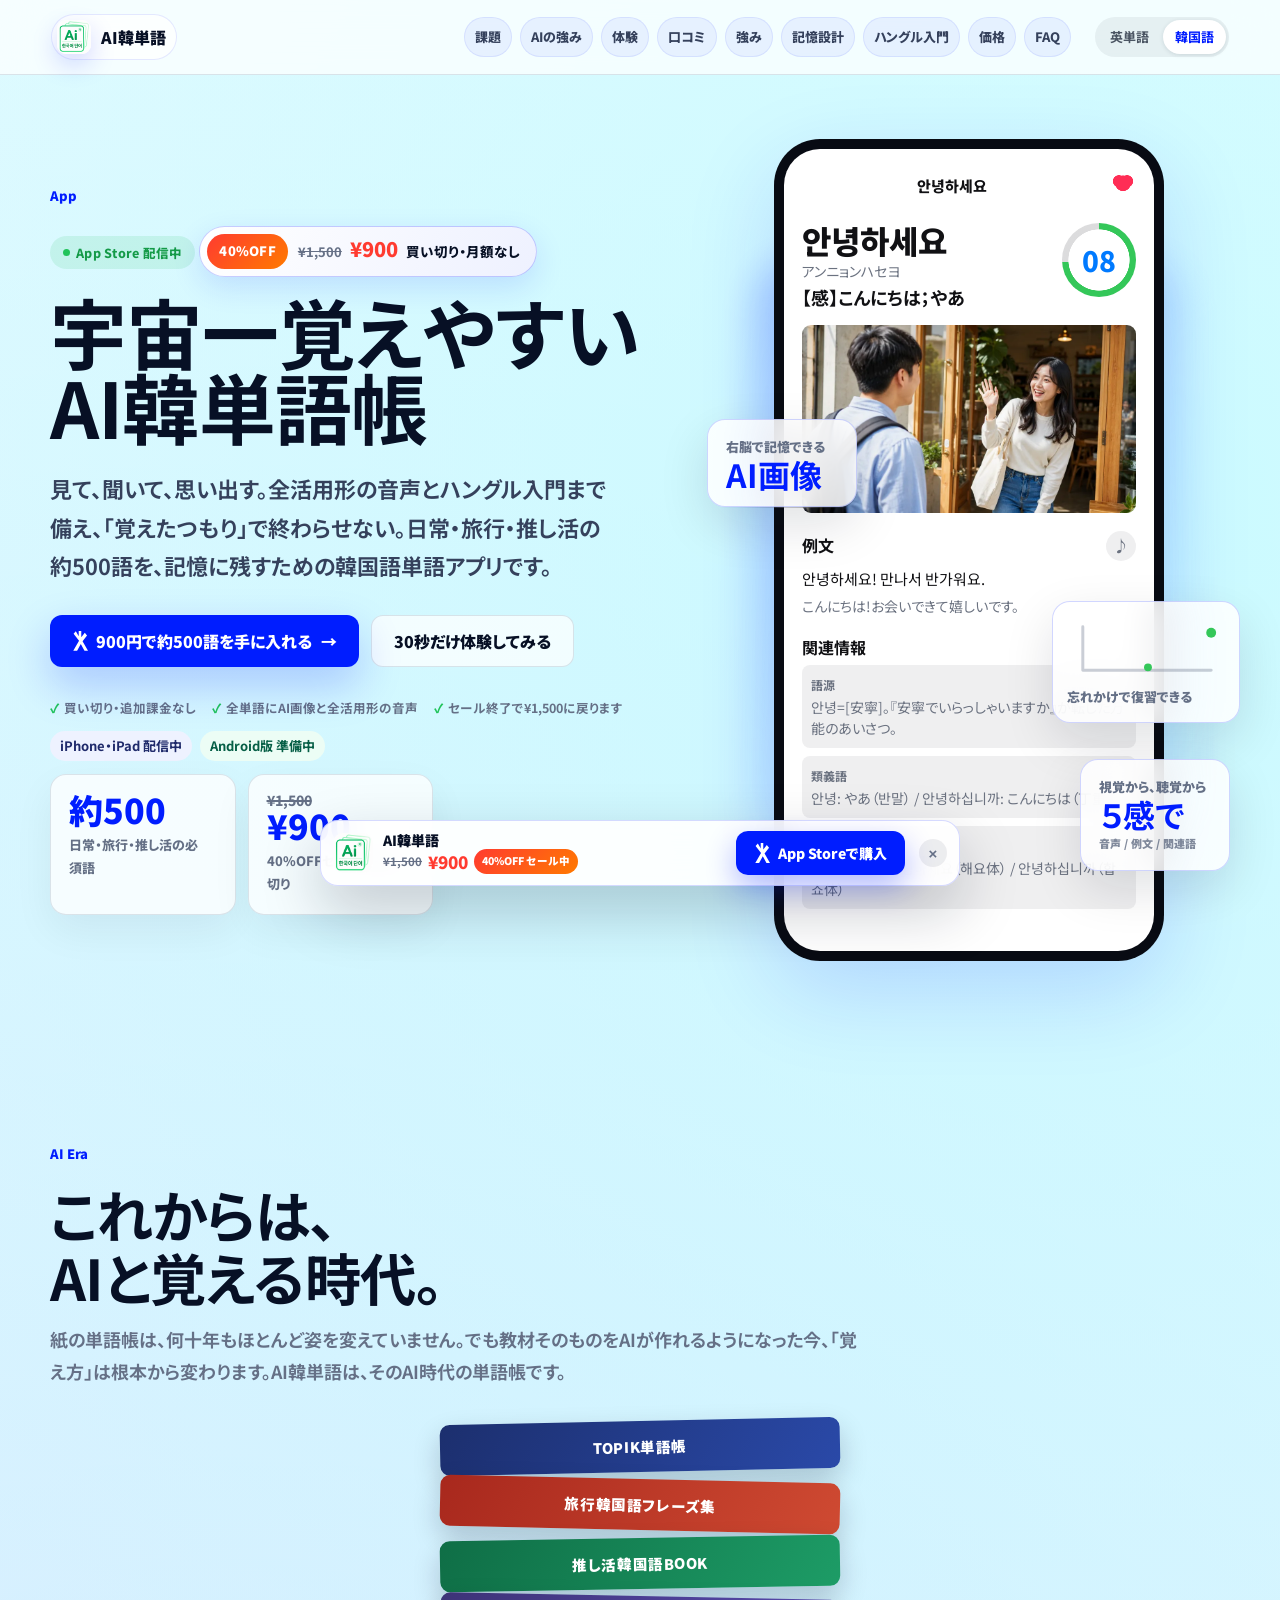
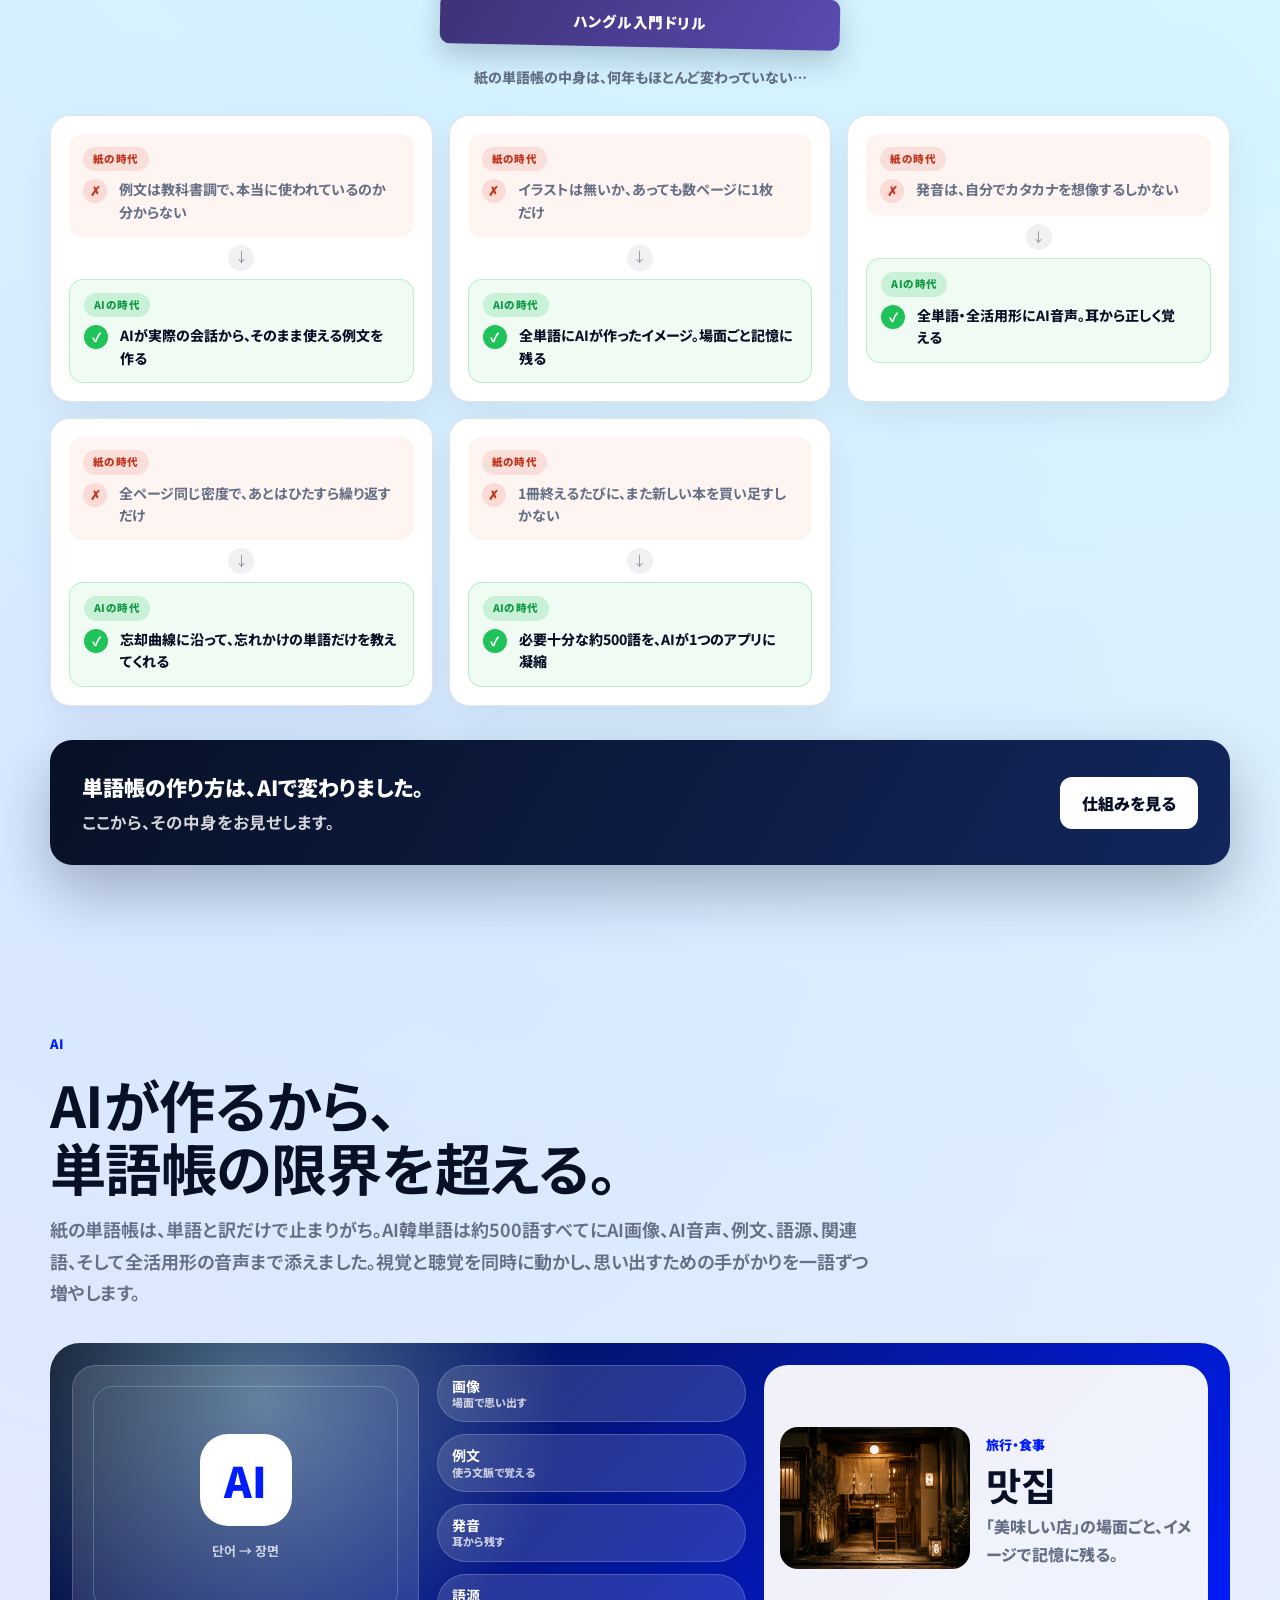
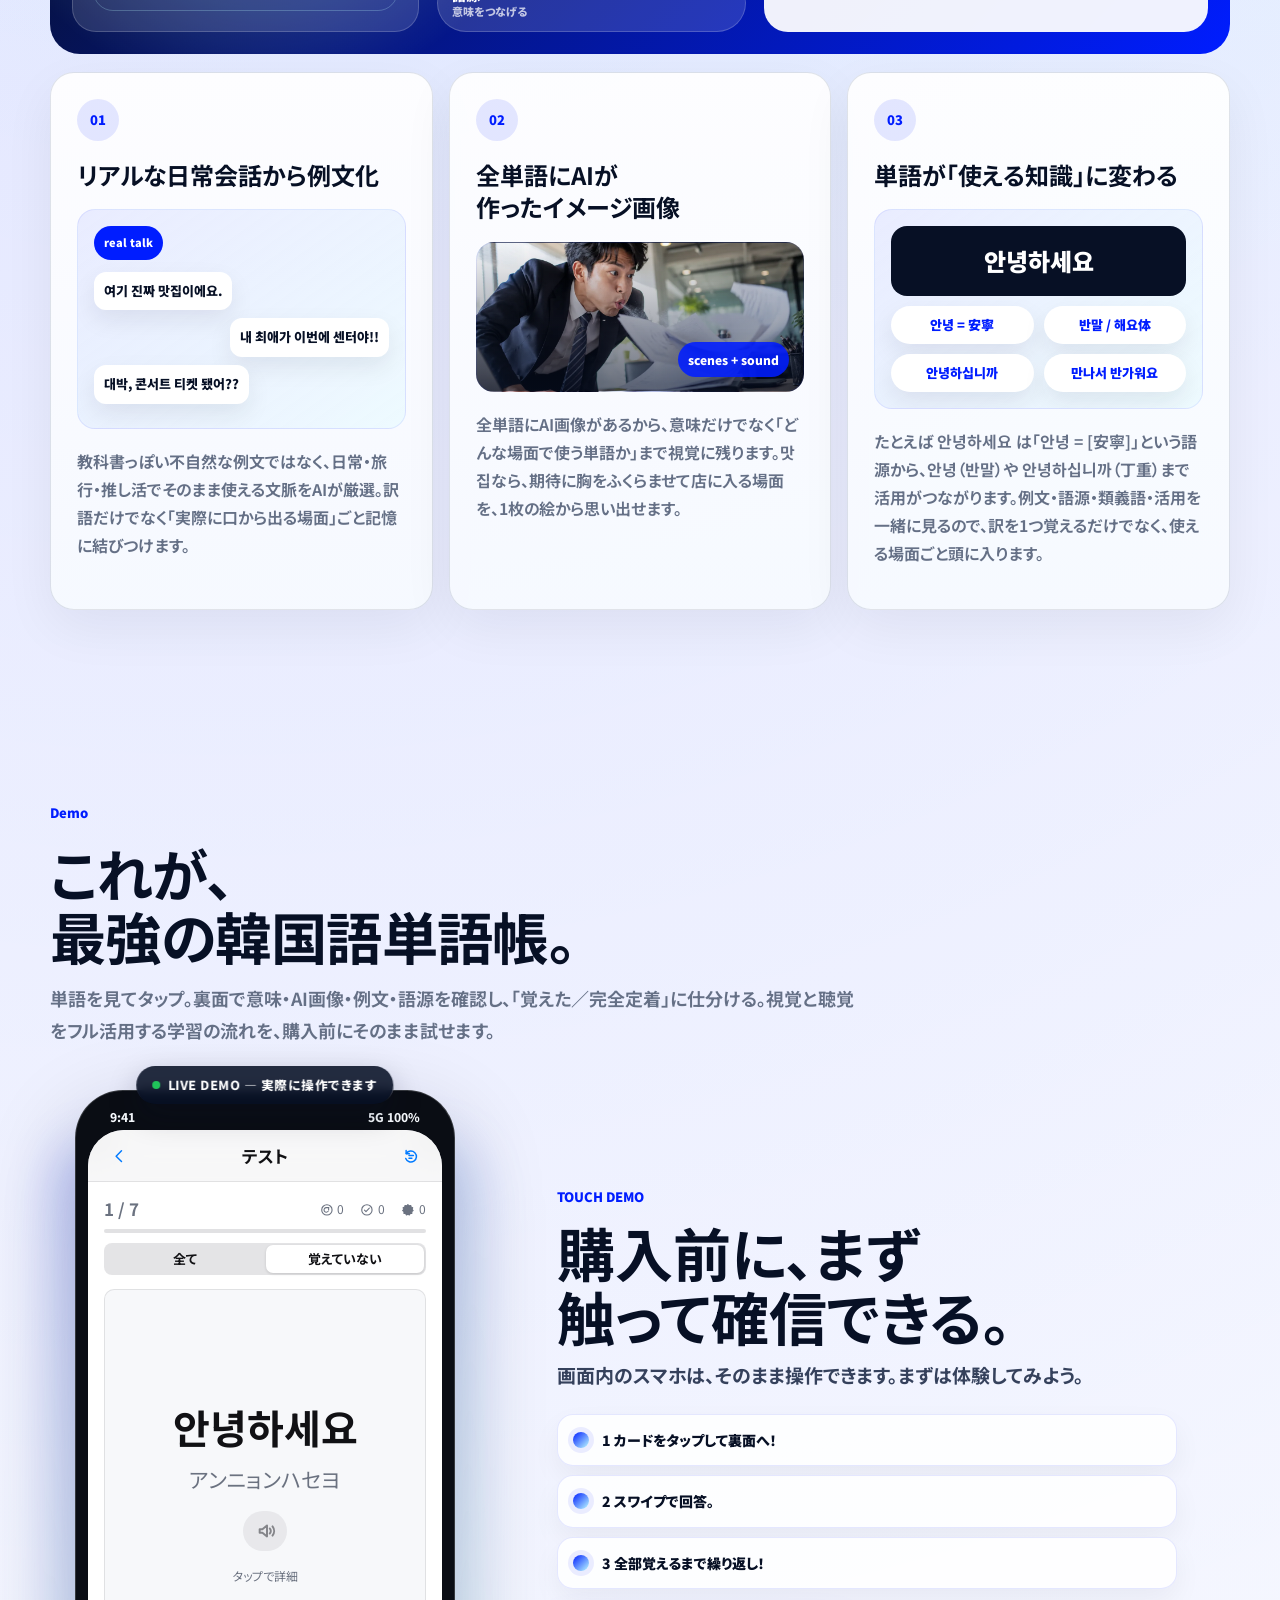
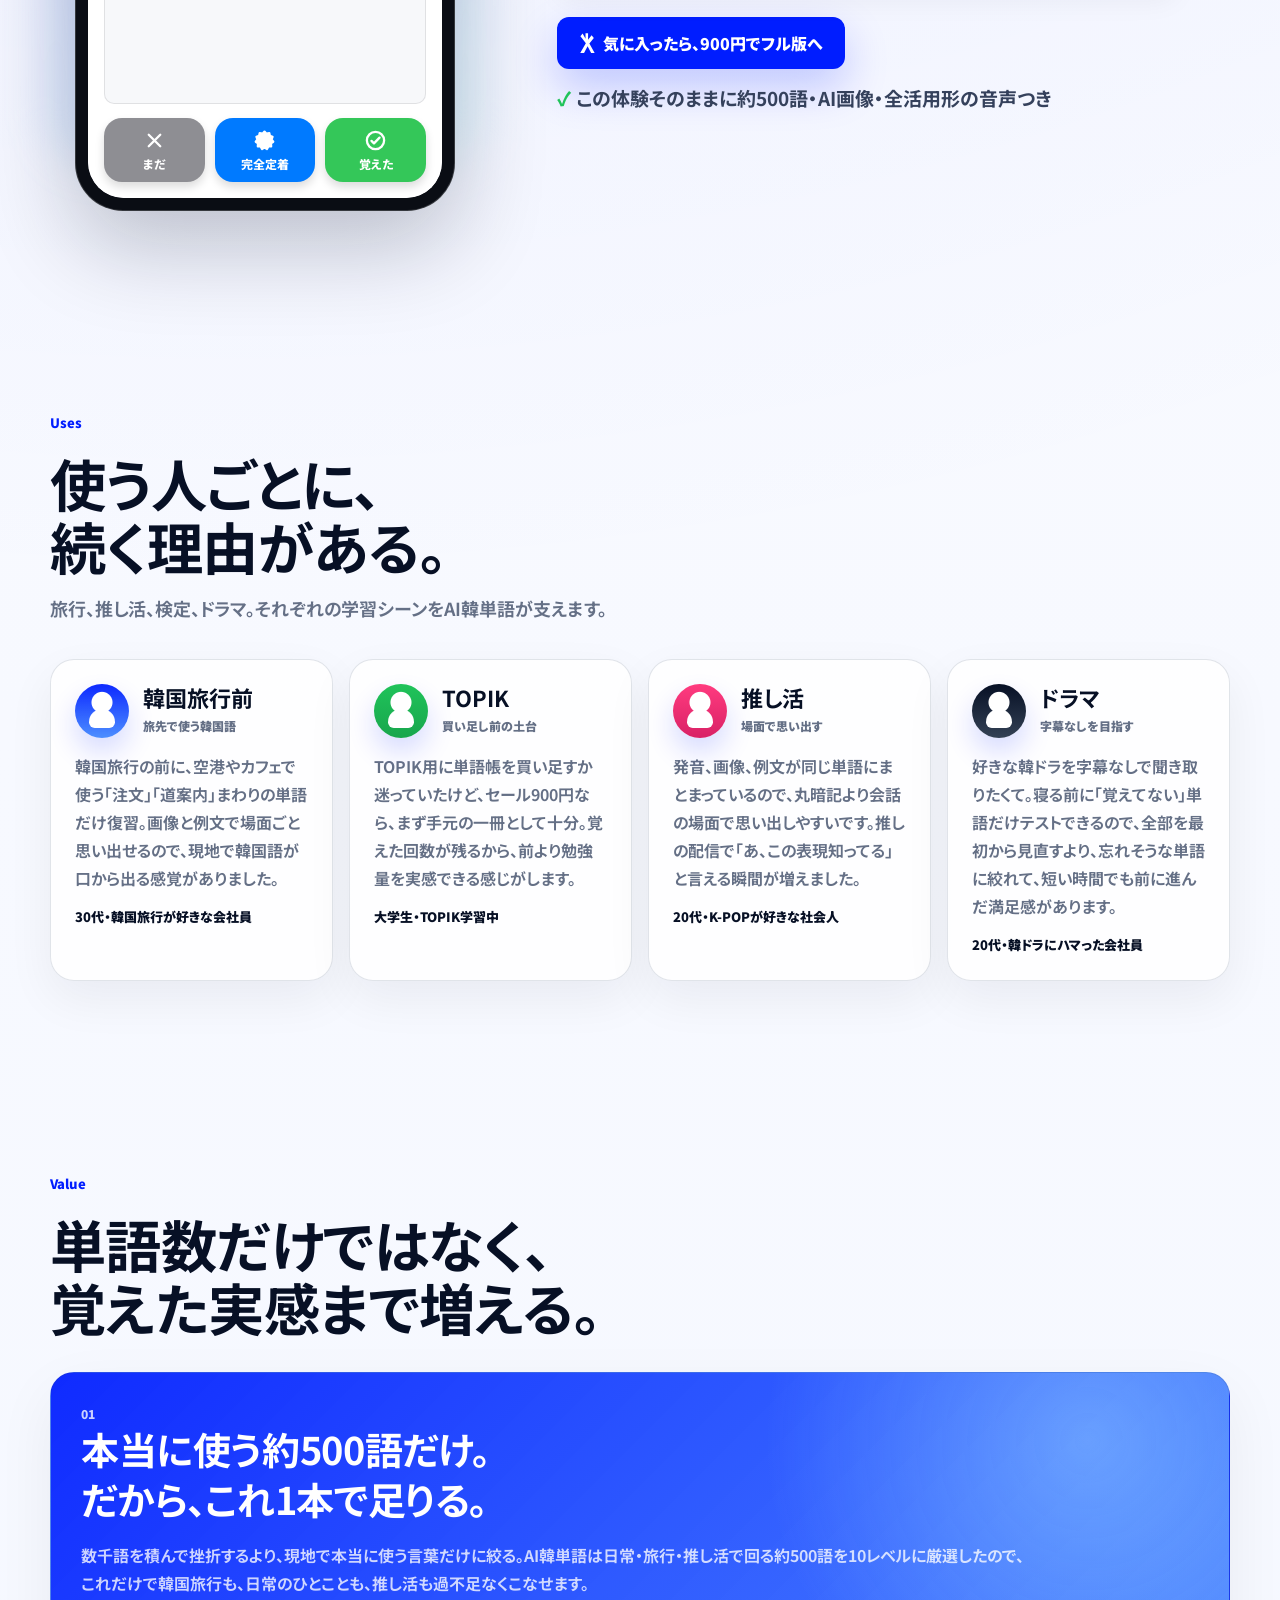
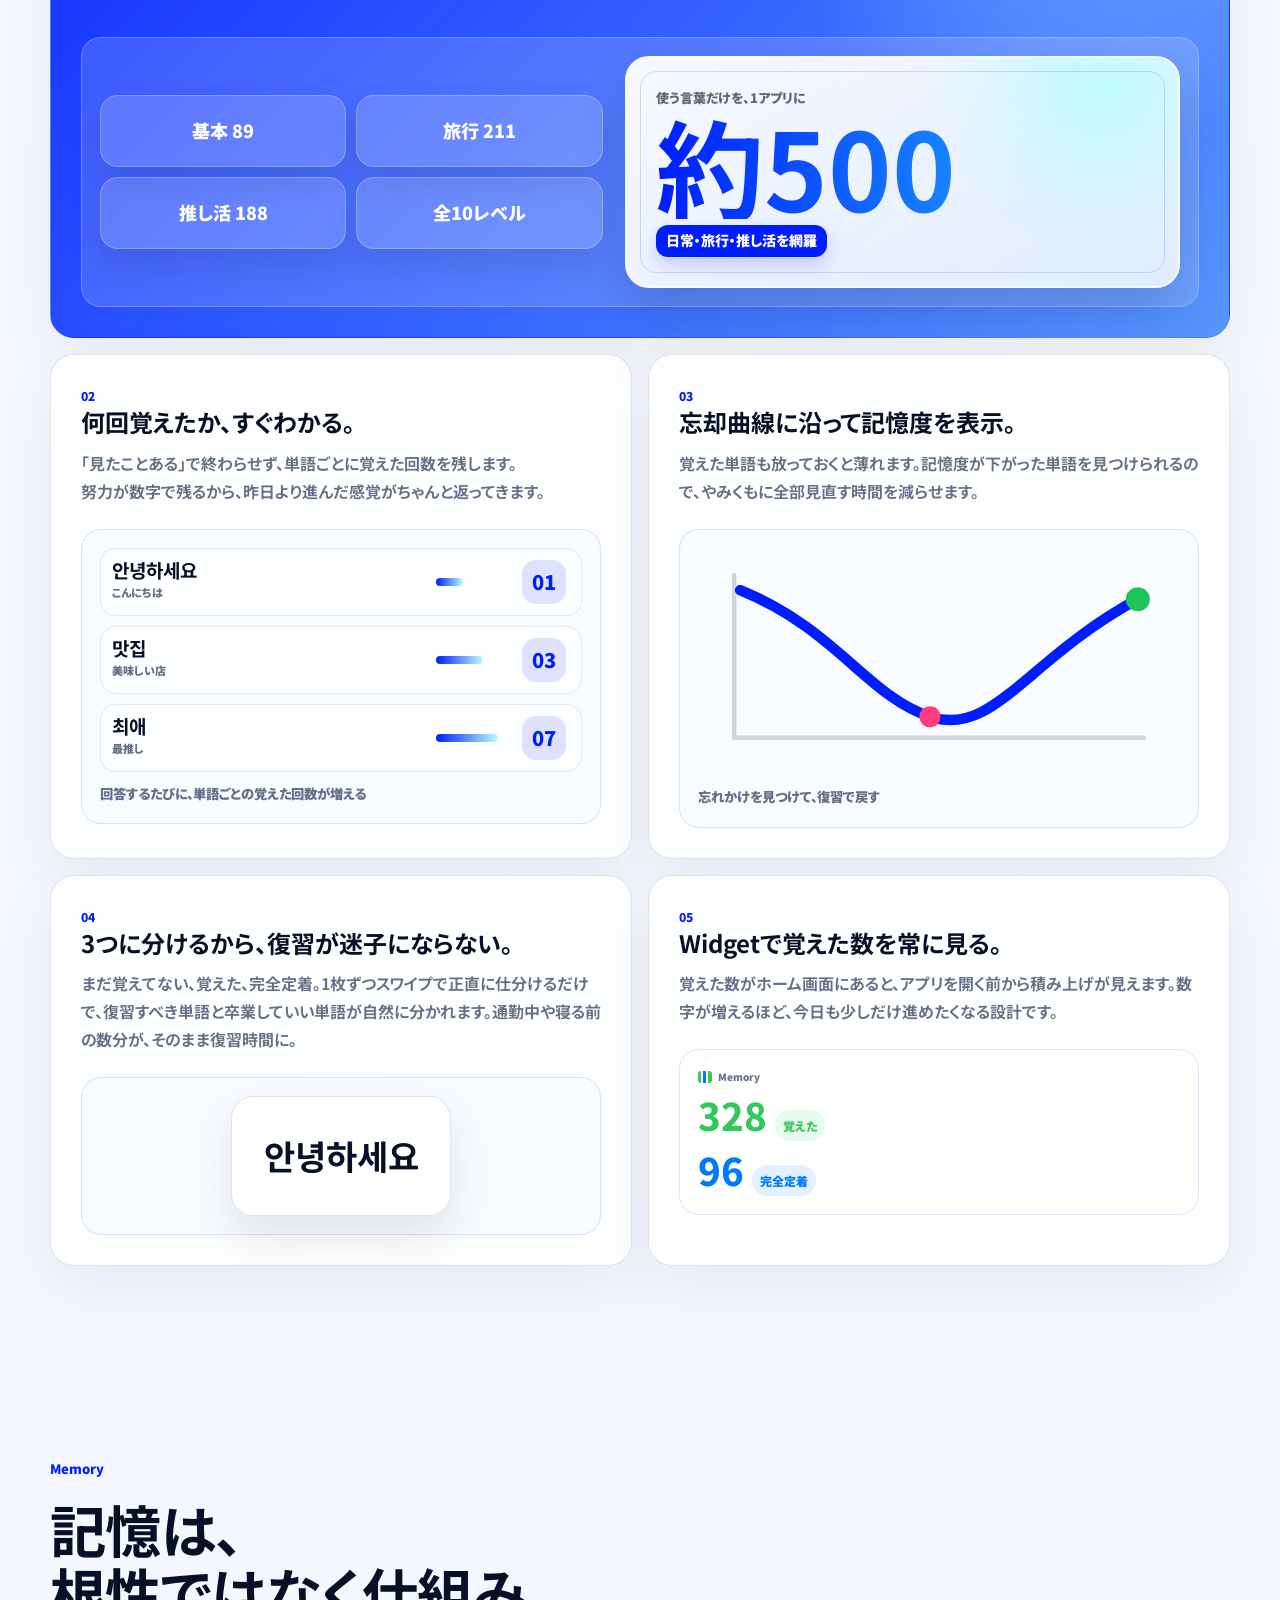
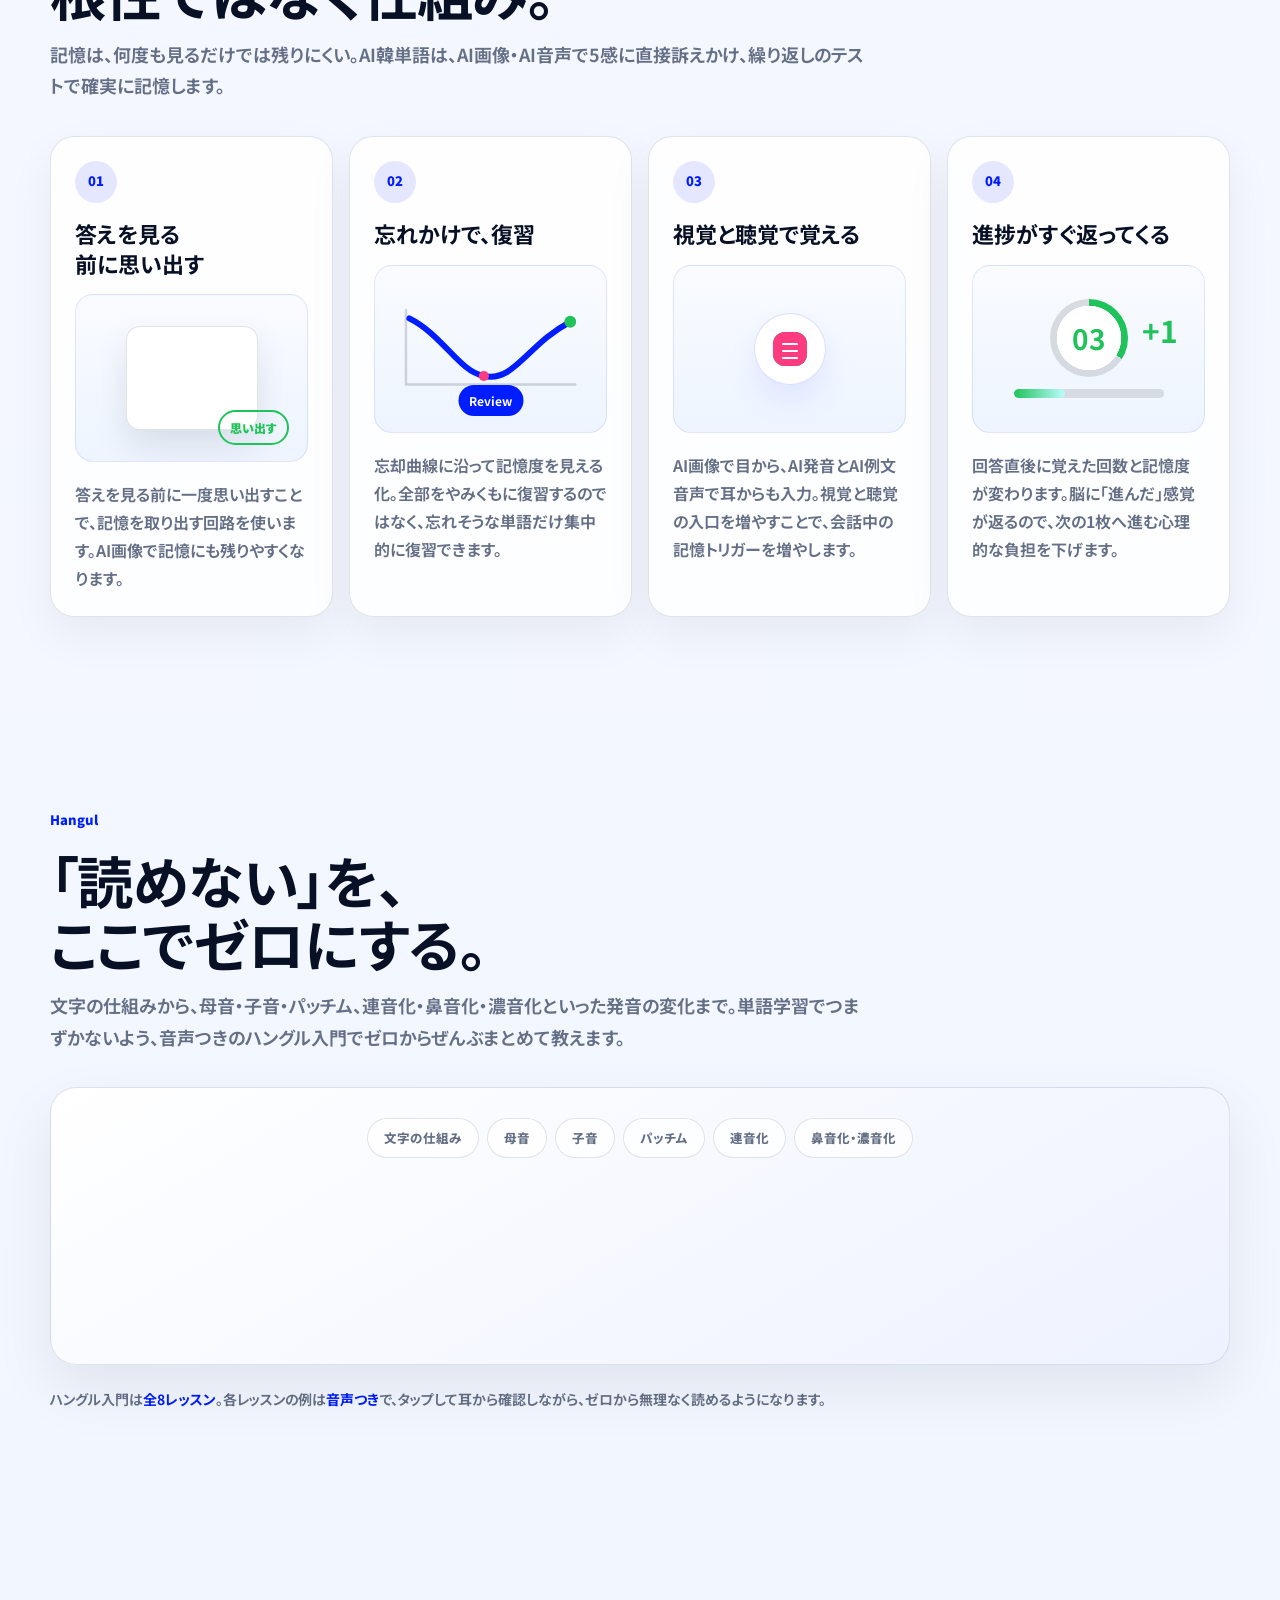
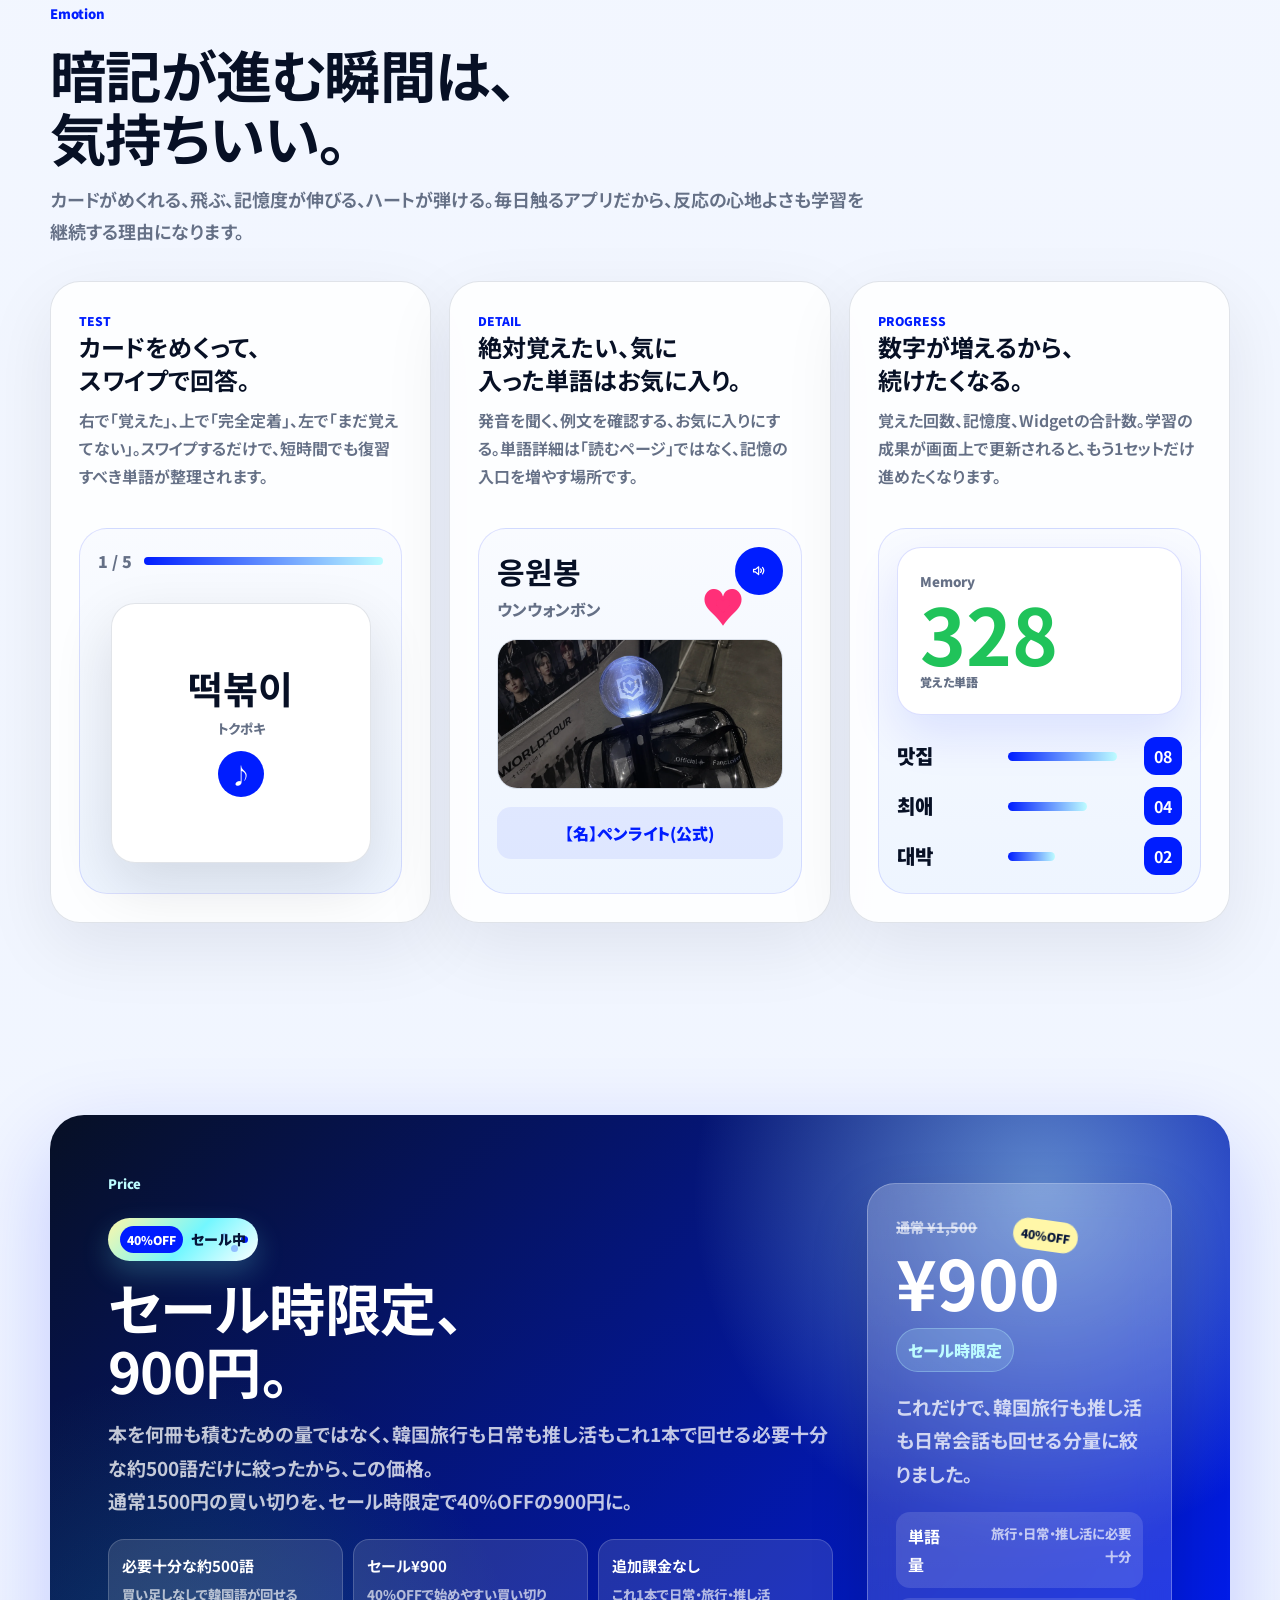
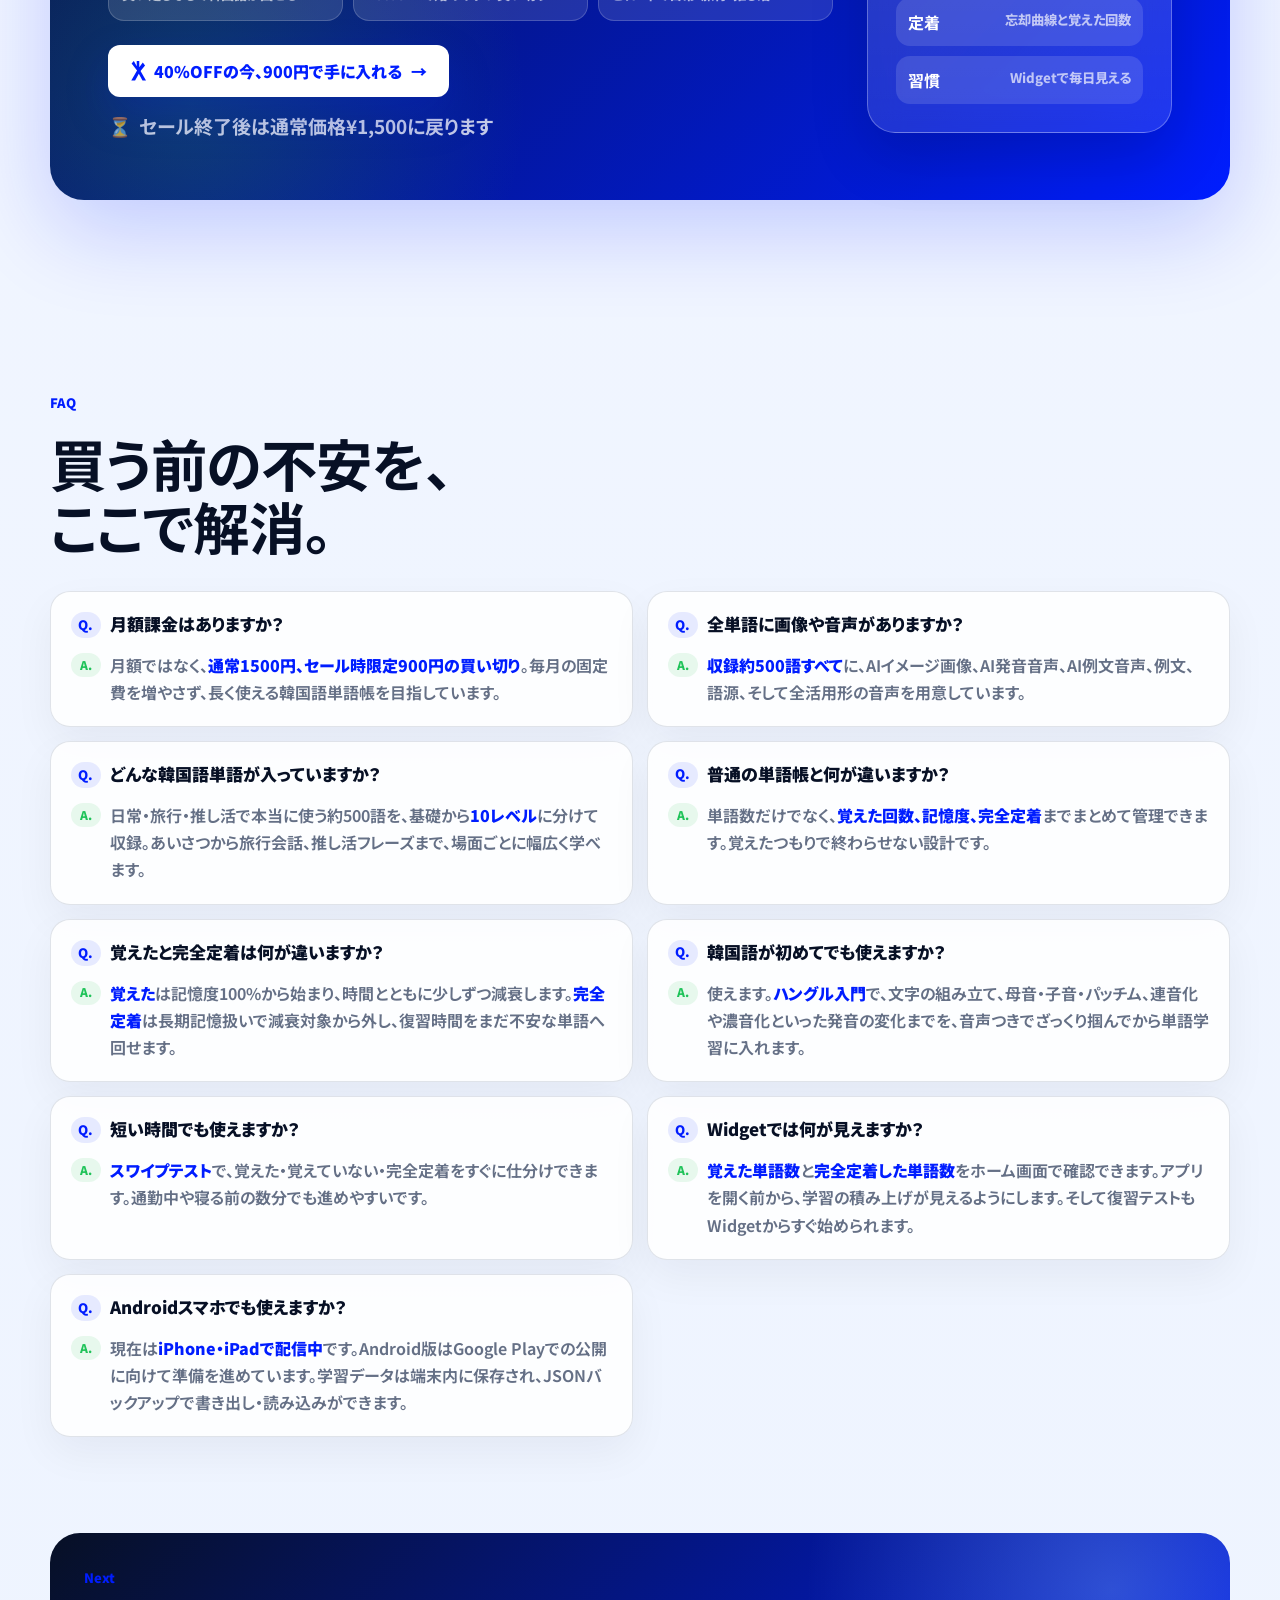
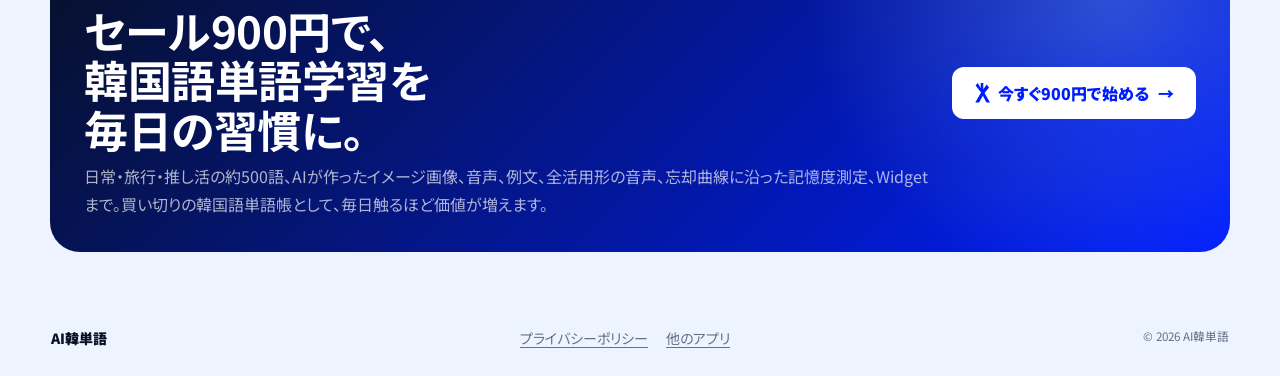
<file: ko/index.html>
<!doctype html>
<html lang="ja">
  <head>
    <meta charset="utf-8" />
    <meta name="viewport" content="width=device-width, initial-scale=1" />
    <title>
      AI韓単語 | 日常・旅行・推し活の約500語を覚えやすく学べる韓国語単語帳
    </title>
    <meta
      name="description"
      content="AI韓単語は、日常・旅行・推し活で本当に使う約500語を学べる、AIと作った韓国語単語アプリです。通常1500円、セール時限定900円の買い切りで語彙学習を毎日の習慣に。"
    />
    <meta name="robots" content="index,follow" />
    <meta name="theme-color" content="#001dff" />
    <meta
      property="og:title"
      content="AI韓単語 | 日常・旅行・推し活の韓国語単語帳"
    />
    <meta
      property="og:description"
      content="AI画像・自然な例文と発音・全活用形の音声・忘却曲線による記憶度の見える化で、韓国語単語を圧倒的に覚えやすく。約500語をセール時限定900円の買い切りで学べます。"
    />
    <meta property="og:type" content="website" />
    <meta property="og:url" content="https://aieitan.com/ko/" />
    <meta
      property="og:image"
      content="https://aieitan.com/ko/assets/audio-codex-icon.jpg"
    />
    <meta name="twitter:card" content="summary" />
    <link rel="icon" href="./assets/audio-codex-icon.jpg" />
    <link rel="canonical" href="https://aieitan.com/ko/" />
    <link rel="preconnect" href="https://fonts.googleapis.com" />
    <link rel="preconnect" href="https://fonts.gstatic.com" crossorigin />
    <link rel="stylesheet" href="https://fonts.googleapis.com/css2?family=Noto+Sans+JP:wght@400;500;700;900&family=Noto+Sans+KR:wght@500;700;900&display=swap" />
    <link rel="stylesheet" href="./styles.css?v=cvr-20260924" />
    <script type="application/ld+json">
      {
        "@context": "https://schema.org",
        "@type": "SoftwareApplication",
        "name": "AI韓単語",
        "applicationCategory": "EducationalApplication",
        "operatingSystem": "iOS",
        "description": "日常・旅行・推し活で使う約500語の韓国語単語を、AI画像・自然な例文と発音・全活用形の音声・忘却曲線による記憶度の見える化で覚えやすくする韓国語単語アプリ。",
        "offers": {
          "@type": "Offer",
          "price": "900",
          "priceCurrency": "JPY"
        }
      }
    </script>
    <script type="application/ld+json">
{
  "@context": "https://schema.org",
  "@type": "FAQPage",
  "mainEntity": [
    {
      "@type": "Question",
      "name": "月額課金はありますか？",
      "acceptedAnswer": {
        "@type": "Answer",
        "text": "月額ではなく、通常1500円、セール時限定900円の買い切り。毎月の固定費を増やさず、長く使える韓国語単語帳を目指しています。"
      }
    },
    {
      "@type": "Question",
      "name": "全単語に画像や音声がありますか？",
      "acceptedAnswer": {
        "@type": "Answer",
        "text": "収録約500語すべてに、AIイメージ画像、AI発音音声、AI例文音声、例文、語源、そして全活用形の音声を用意しています。"
      }
    },
    {
      "@type": "Question",
      "name": "どんな韓国語単語が入っていますか？",
      "acceptedAnswer": {
        "@type": "Answer",
        "text": "日常・旅行・推し活で本当に使う約500語を、基礎から10レベルに分けて収録。あいさつから旅行会話、推し活フレーズまで、場面ごとに幅広く学べます。"
      }
    },
    {
      "@type": "Question",
      "name": "普通の単語帳と何が違いますか？",
      "acceptedAnswer": {
        "@type": "Answer",
        "text": "単語数だけでなく、覚えた回数、記憶度、完全定着までまとめて管理できます。覚えたつもりで終わらせない設計です。"
      }
    },
    {
      "@type": "Question",
      "name": "覚えたと完全定着は何が違いますか？",
      "acceptedAnswer": {
        "@type": "Answer",
        "text": "覚えたは記憶度100%から始まり、時間とともに少しずつ減衰します。完全定着は長期記憶扱いで減衰対象から外し、復習時間をまだ不安な単語へ回せます。"
      }
    },
    {
      "@type": "Question",
      "name": "韓国語が初めてでも使えますか？",
      "acceptedAnswer": {
        "@type": "Answer",
        "text": "使えます。ハングル入門で、文字の組み立て、母音・子音・パッチム、連音化や濃音化といった発音の変化までを、音声つきでざっくり掴んでから単語学習に入れます。"
      }
    },
    {
      "@type": "Question",
      "name": "短い時間でも使えますか？",
      "acceptedAnswer": {
        "@type": "Answer",
        "text": "スワイプテストで、覚えた・覚えていない・完全定着をすぐに仕分けできます。通勤中や寝る前の数分でも進めやすいです。"
      }
    },
    {
      "@type": "Question",
      "name": "Widgetでは何が見えますか？",
      "acceptedAnswer": {
        "@type": "Answer",
        "text": "覚えた単語数と完全定着した単語数をホーム画面で確認できます。アプリを開く前から、学習の積み上げが見えるようにします。そして復習テストもWidgetからすぐ始められます。"
      }
    },
    {
      "@type": "Question",
      "name": "Androidスマホでも使えますか？",
      "acceptedAnswer": {
        "@type": "Answer",
        "text": "現在はiPhone・iPadで配信中です。Android版はGoogle Playでの公開に向けて準備を進めています。学習データは端末内に保存され、JSONバックアップで書き出し・読み込みができます。"
      }
    }
  ]
}
    </script>
  </head>
  <body data-force-motion="true">
    
    <header class="site-header">
      <a class="brand" href="#top" aria-label="AI韓単語 トップへ">
        <img src="./assets/audio-codex-icon.jpg" alt="" />
        <span>AI韓単語</span>
      </a>
      <nav class="site-nav" aria-label="主要ナビゲーション">
        <a href="#problem">課題</a>
        <a href="#ai">AIの強み</a>
        <a href="#experience">体験</a>
        <a href="#reviews">口コミ</a>
        <a href="#value">強み</a>
        <a href="#science">記憶設計</a>
        <a href="#guide">ハングル入門</a>
        <a href="#price">価格</a>
        <a href="#faq">FAQ</a>
      </nav>
      <nav class="app-switch" aria-label="アプリ切替"><a href="/en/">英単語</a><a href="/ko/" aria-current="page">韓国語</a></nav>
    </header>

    <main id="top">
      <section class="hero">
        <div class="hero-copy">
          <p class="eyebrow">App</p>
          <div class="hero-release-flag" aria-label="App Store配信中">
            <i></i>App Store 配信中
          </div>
          <div class="hero-sale-flag" aria-label="セール時限定40%OFF">
            <b>40%OFF</b>
            <span
              ><del>¥1,500</del><strong>¥900</strong>買い切り・月額なし</span
            >
          </div>
          <h1><span>宇宙一覚えやすい</span><span>AI韓単語帳</span></h1>
          <p class="lead">
            見て、聞いて、思い出す。全活用形の音声とハングル入門まで備え、「覚えたつもり」で終わらせない。日常・旅行・推し活の約500語を、記憶に残すための韓国語単語アプリです。
          </p>
          <div class="hero-actions">
            <a
              class="primary-button app-store-link cta-glow"
              href="https://apps.apple.com/jp/app/ai%E9%9F%93%E5%8D%98%E8%AA%9E/id6787384946"
              target="_blank"
              rel="noopener"
              >900円で約500語を手に入れる</a
            >
            <a class="secondary-button" href="#experience"
              >30秒だけ体験してみる</a
            >
          </div>
          <p class="cta-note" aria-label="購入前の安心材料">
            <i>買い切り・追加課金なし</i>
            <i>全単語にAI画像と全活用形の音声</i>
            <i>セール終了で¥1,500に戻ります</i>
          </p>
          <p class="platform-note" aria-label="対応端末"><b>iPhone・iPad 配信中</b><b class="soon">Android版 準備中</b></p>
          <dl class="hero-metrics" aria-label="AI韓単語の主要価値">
            <div>
              <dt>約500</dt>
              <dd>日常・旅行・推し活の必須語</dd>
            </div>
            <div>
              <dt><del>¥1,500</del>¥900</dt>
              <dd>40%OFFセール中・買い切り</dd>
            </div>
          </dl>
        </div>

        <div class="product-stage" aria-label="AI韓単語のアプリ画面プレビュー">
          <div class="device-shadow"></div>
          <figure class="device hero-detail-device">
            <div class="hero-detail-screen" aria-label="AI韓単語の単語詳細画面">
              <div class="hero-detail-nav">
                <span>안녕하세요</span>
                <i></i>
              </div>
              <div class="hero-detail-head">
                <div>
                  <b>안녕하세요</b>
                  <small>アンニョンハセヨ</small>
                  <strong>【感】こんにちは；やあ</strong>
                </div>
                <em>08</em>
              </div>
              <img
                src="./assets/demo-words/001001001.webp"
                alt="안녕하세요のAIイメージ"
              />
              <section>
                <h3>例文 <span>♪</span></h3>
                <p>안녕하세요! 만나서 반가워요.</p>
                <small>こんにちは!お会いできて嬉しいです。</small>
              </section>
              <section>
                <h3>関連情報</h3>
                <ul>
                  <li>
                    <b>語源</b
                    ><span
                      >안녕=[安寧]。『安寧でいらっしゃいますか』が転じた万能のあいさつ。</span
                    >
                  </li>
                  <li>
                    <b>類義語</b
                    ><span
                      >안녕: やあ（반말） / 안녕하십니까:
                      こんにちは（丁重）</span
                    >
                  </li>
                  <li>
                    <b>活用</b
                    ><span
                      >안녕（반말） / 안녕하세요（해요体） /
                      안녕하십니까（합쇼体）</span
                    >
                  </li>
                </ul>
              </section>
            </div>
          </figure>
          <div class="floating-card card-volume">
            <svg viewBox="0 0 160 72" aria-hidden="true">
              <path class="mini-axis" d="M16 56H146M16 12V56" />
              <path
                class="mini-curve"
                d="M18 18 C48 28 58 51 82 53 C110 55 116 30 146 18"
              />
              <circle cx="82" cy="53" r="4" />
              <circle cx="146" cy="18" r="5" />
            </svg>
            <span>忘れかけで復習できる</span>
          </div>
          <div class="floating-card card-memory">
            <span>右脳で記憶できる</span>
            <strong>AI画像</strong>
          </div>
          <div class="floating-card card-widget">
            <span>視覚から、聴覚から</span>
            <strong>５感で</strong>
            <small>音声 / 例文 / 関連語</small>
          </div>
        </div>
      </section>

      <section class="problem-section" id="problem">
        <div class="section-heading">
          <p class="eyebrow">AI Era</p>
          <h2><span>これからは、</span><span>AIと覚える時代。</span></h2>
          <p>
            紙の単語帳は、何十年もほとんど姿を変えていません。でも教材そのものをAIが作れるようになった今、「覚え方」は根本から変わります。AI韓単語は、そのAI時代の単語帳です。
          </p>
        </div>
        <div class="book-stack" data-reveal aria-hidden="true">
          <i>TOPIK単語帳</i>
          <i>旅行韓国語フレーズ集</i>
          <i>推し活韓国語BOOK</i>
          <i>ハングル入門ドリル</i>
          <b>紙の単語帳の中身は、何年もほとんど変わっていない…</b>
        </div>
        <div
          class="era-grid"
          aria-label="紙の時代の単語帳と、AIの時代の単語帳の違い"
        >
          <div class="era-card" data-reveal style="--fd: 0">
            <div class="era-row era-before">
              <b>✗</b>
              <p>例文は教科書調で、本当に使われているのか分からない</p>
              <small>紙の時代</small>
            </div>
            <div class="era-arrow" aria-hidden="true"><i></i></div>
            <div class="era-row era-after">
              <b>✓</b>
              <p>AIが実際の会話から、そのまま使える例文を作る</p>
              <small>AIの時代</small>
            </div>
          </div>
          <div class="era-card" data-reveal style="--fd: 1">
            <div class="era-row era-before">
              <b>✗</b>
              <p>イラストは無いか、あっても数ページに1枚だけ</p>
              <small>紙の時代</small>
            </div>
            <div class="era-arrow" aria-hidden="true"><i></i></div>
            <div class="era-row era-after">
              <b>✓</b>
              <p>全単語にAIが作ったイメージ。場面ごと記憶に残る</p>
              <small>AIの時代</small>
            </div>
          </div>
          <div class="era-card" data-reveal style="--fd: 2">
            <div class="era-row era-before">
              <b>✗</b>
              <p>発音は、自分でカタカナを想像するしかない</p>
              <small>紙の時代</small>
            </div>
            <div class="era-arrow" aria-hidden="true"><i></i></div>
            <div class="era-row era-after">
              <b>✓</b>
              <p>全単語・全活用形にAI音声。耳から正しく覚える</p>
              <small>AIの時代</small>
            </div>
          </div>
          <div class="era-card" data-reveal style="--fd: 3">
            <div class="era-row era-before">
              <b>✗</b>
              <p>全ページ同じ密度で、あとはひたすら繰り返すだけ</p>
              <small>紙の時代</small>
            </div>
            <div class="era-arrow" aria-hidden="true"><i></i></div>
            <div class="era-row era-after">
              <b>✓</b>
              <p>忘却曲線に沿って、忘れかけの単語だけを教えてくれる</p>
              <small>AIの時代</small>
            </div>
          </div>
          <div class="era-card" data-reveal style="--fd: 4">
            <div class="era-row era-before">
              <b>✗</b>
              <p>1冊終えるたびに、また新しい本を買い足すしかない</p>
              <small>紙の時代</small>
            </div>
            <div class="era-arrow" aria-hidden="true"><i></i></div>
            <div class="era-row era-after">
              <b>✓</b>
              <p>必要十分な約500語を、AIが1つのアプリに凝縮</p>
              <small>AIの時代</small>
            </div>
          </div>
        </div>
        <div class="problem-bridge" data-reveal>
          <p>
            <b>単語帳の作り方は、AIで変わりました。</b><br />
            ここから、その中身をお見せします。
          </p>
          <a class="secondary-button" href="#ai">仕組みを見る</a>
        </div>
      </section>

      <section class="ai-section" id="ai">
        <div class="section-heading">
          <p class="eyebrow">AI</p>
          <h2>
            <span>AIが作るから、</span><span>単語帳の限界を超える。</span>
          </h2>
          <p>
            紙の単語帳は、単語と訳だけで止まりがち。AI韓単語は約500語すべてにAI画像、AI音声、例文、語源、関連語、そして全活用形の音声まで添えました。視覚と聴覚を同時に動かし、思い出すための手がかりを一語ずつ増やします。
          </p>
        </div>
        <div class="ai-showcase" aria-label="AI韓単語帳が記憶カードを作る流れ">
          <div class="ai-engine">
            <span>AI</span>
            <b>단어 → 장면</b>
            <i></i>
          </div>
          <div class="ai-pipeline">
            <span><b>画像</b><small>場面で思い出す</small></span>
            <span><b>例文</b><small>使う文脈で覚える</small></span>
            <span><b>発音</b><small>耳から残す</small></span>
            <span><b>語源</b><small>意味をつなげる</small></span>
          </div>
          <div class="ai-output-card">
            <img
              src="./assets/demo-words/004004016.webp"
              alt="맛집のイメージ"
            />
            <div>
              <small>旅行・食事</small>
              <strong>맛집</strong>
              <p>「美味しい店」の場面ごと、イメージで記憶に残る。</p>
            </div>
          </div>
        </div>
        <div class="ai-grid">
          <article>
            <span>01</span>
            <h3>リアルな日常会話から例文化</h3>
            <div class="ai-card-visual ai-talk-visual" aria-hidden="true">
              <i>real talk</i>
              <p>여기 진짜 맛집이에요.</p>
              <p>내 최애가 이번에 센터야!!</p>
              <p>대박, 콘서트 티켓 됐어??</p>
            </div>
            <p>
              教科書っぽい不自然な例文ではなく、日常・旅行・推し活でそのまま使える文脈をAIが厳選。訳語だけでなく「実際に口から出る場面」ごと記憶に結びつけます。
            </p>
          </article>
          <article>
            <span>02</span>
            <h3>全単語にAIが作ったイメージ画像</h3>
            <div class="ai-card-visual ai-image-visual" aria-hidden="true">
              <small>scenes + sound</small>
            </div>
            <p>
              全単語にAI画像があるから、意味だけでなく「どんな場面で使う単語か」まで視覚に残ります。맛집なら、期待に胸をふくらませて店に入る場面を、1枚の絵から思い出せます。
            </p>
          </article>
          <article>
            <span>03</span>
            <h3>単語が「使える知識」に変わる</h3>
            <div class="ai-card-visual ai-knowledge-visual" aria-hidden="true">
              <b>안녕하세요</b>
              <i>안녕 = 安寧</i>
              <i>반말 / 해요体</i>
              <i>안녕하십니까</i>
              <i>만나서 반가워요</i>
            </div>
            <p>
              たとえば 안녕하세요 は「안녕 =
              [安寧]」という語源から、안녕（반말）や
              안녕하십니까（丁重）まで活用がつながります。例文・語源・類義語・活用を一緒に見るので、訳を1つ覚えるだけでなく、使える場面ごと頭に入ります。
            </p>
          </article>
        </div>
      </section>

      <section class="experience-section" id="experience">
        <div class="section-heading">
          <p class="eyebrow">Demo</p>
          <h2><span>これが、</span><span>最強の韓国語単語帳。</span></h2>
          <p>
            単語を見てタップ。裏面で意味・AI画像・例文・語源を確認し、「覚えた／完全定着」に仕分ける。視覚と聴覚をフル活用する学習の流れを、購入前にそのまま試せます。
          </p>
        </div>

        <div class="experience-layout">
          <div class="swift-phone-shell" aria-label="AI韓単語 Level 1 体験デモ">
            <div class="live-badge" aria-hidden="true">
              <i></i>LIVE DEMO — 実際に操作できます
            </div>
            <div class="swift-phone">
              <div class="swift-status" aria-hidden="true">
                <span>9:41</span>
                <span>5G 100%</span>
              </div>
              <div class="swift-app" data-demo-app>
                <div class="swift-nav">
                  <button
                    class="swift-back"
                    type="button"
                    data-demo-back
                    aria-label="戻る"
                  >
                    ‹
                  </button>
                  <strong data-demo-title>韓国語単語</strong>
                  <button
                    class="swift-icon-button"
                    type="button"
                    data-demo-reset
                    aria-label="体験をリセット"
                  >
                    <svg class="sf-icon" aria-hidden="true" viewBox="0 0 24 24">
                      <path d="M5.6 8.5A7.2 7.2 0 1 1 4.9 15" />
                      <path d="M5.4 4.7v4.2h4.2" />
                      <path d="M9.1 11.2h5.8" />
                      <path d="M9.1 14.8h3.8" />
                    </svg>
                  </button>
                </div>
                <div class="swift-screen" data-demo-screen></div>
                <div class="swift-tabbar" aria-hidden="true">
                  <span>
                    <svg class="sf-icon" viewBox="0 0 24 24">
                      <circle cx="11" cy="11" r="6.5" />
                      <path d="M16 16l4.8 4.8" />
                    </svg>
                    検索
                  </span>
                  <span class="active">
                    <svg class="sf-icon" viewBox="0 0 24 24">
                      <rect
                        x="4"
                        y="4"
                        width="6.8"
                        height="6.8"
                        rx="1.6"
                        fill="currentColor"
                        stroke="none"
                      />
                      <rect
                        x="13.2"
                        y="4"
                        width="6.8"
                        height="6.8"
                        rx="1.6"
                        fill="currentColor"
                        stroke="none"
                      />
                      <rect
                        x="4"
                        y="13.2"
                        width="6.8"
                        height="6.8"
                        rx="1.6"
                        fill="currentColor"
                        stroke="none"
                      />
                      <rect
                        x="13.2"
                        y="13.2"
                        width="6.8"
                        height="6.8"
                        rx="1.6"
                        fill="currentColor"
                        stroke="none"
                      />
                    </svg>
                    ホーム
                  </span>
                  <span>
                    <svg class="sf-icon" viewBox="0 0 24 24">
                      <path
                        d="M9.81 4.62 L10.09 2.18 L13.91 2.18 L14.19 4.62 L15.67 5.23 L17.59 3.71 L20.29 6.41 L18.77 8.33 L19.38 9.81 L21.82 10.09 L21.82 13.91 L19.38 14.19 L18.77 15.67 L20.29 17.59 L17.59 20.29 L15.67 18.77 L14.19 19.38 L13.91 21.82 L10.09 21.82 L9.81 19.38 L8.33 18.77 L6.41 20.29 L3.71 17.59 L5.23 15.67 L4.62 14.19 L2.18 13.91 L2.18 10.09 L4.62 9.81 L5.23 8.33 L3.71 6.41 L6.41 3.71 L8.33 5.23 Z"
                      />
                      <circle cx="12" cy="12" r="3.1" />
                    </svg>
                    設定
                  </span>
                </div>
              </div>
            </div>
          </div>

          <div class="experience-copy">
            <span>Touch Demo</span>
            <h3>購入前に、まず触って確信できる。</h3>
            <p>
              画面内のスマホは、そのまま操作できます。まずは体験してみよう。
            </p>
            <div class="touch-flow" aria-label="体験版でできること">
              <span>1 カードをタップして裏面へ！</span>
              <span>2 スワイプで回答。</span>
              <span>3 全部覚えるまで繰り返し！</span>
            </div>
            <a
              class="primary-button app-store-link"
              href="https://apps.apple.com/jp/app/ai%E9%9F%93%E5%8D%98%E8%AA%9E/id6787384946"
              target="_blank"
              rel="noopener"
              >気に入ったら、900円でフル版へ</a
            >
            <p class="cta-note">
              <i>この体験そのままに約500語・AI画像・全活用形の音声つき</i>
            </p>
          </div>
        </div>
      </section>

      <section class="reviews-section" id="reviews">
        <div class="section-heading">
          <p class="eyebrow">Uses</p>
          <h2><span>使う人ごとに、</span><span>続く理由がある。</span></h2>
          <p>
            旅行、推し活、検定、ドラマ。それぞれの学習シーンをAI韓単語が支えます。
          </p>
        </div>
        <div class="review-grid">
          <article>
            <div class="review-head">
              <div
                class="review-avatar business-person"
                aria-hidden="true"
              ></div>
              <div>
                <strong>韓国旅行前</strong>
                <small>旅先で使う韓国語</small>
              </div>
            </div>
            <p>
              韓国旅行の前に、空港やカフェで使う「注文」「道案内」まわりの単語だけ復習。画像と例文で場面ごと思い出せるので、現地で韓国語が口から出る感覚がありました。
            </p>
            <span>30代・韓国旅行が好きな会社員</span>
          </article>
          <article>
            <div class="review-head">
              <div
                class="review-avatar student-person"
                aria-hidden="true"
              ></div>
              <div>
                <strong>TOPIK</strong>
                <small>買い足し前の土台</small>
              </div>
            </div>
            <p>
              TOPIK用に単語帳を買い足すか迷っていたけど、セール900円なら、まず手元の一冊として十分。覚えた回数が残るから、前より勉強量を実感できる感じがします。
            </p>
            <span>大学生・TOPIK学習中</span>
          </article>
          <article>
            <div class="review-head">
              <div
                class="review-avatar speaker-person"
                aria-hidden="true"
              ></div>
              <div>
                <strong>推し活</strong>
                <small>場面で思い出す</small>
              </div>
            </div>
            <p>
              発音、画像、例文が同じ単語にまとまっているので、丸暗記より会話の場面で思い出しやすいです。推しの配信で「あ、この表現知ってる」と言える瞬間が増えました。
            </p>
            <span>20代・K-POPが好きな社会人</span>
          </article>
          <article>
            <div class="review-head">
              <div class="review-avatar exam-person" aria-hidden="true"></div>
              <div>
                <strong>ドラマ</strong>
                <small>字幕なしを目指す</small>
              </div>
            </div>
            <p>
              好きな韓ドラを字幕なしで聞き取りたくて。寝る前に「覚えてない」単語だけテストできるので、全部を最初から見直すより、忘れそうな単語に絞れて、短い時間でも前に進んだ満足感があります。
            </p>
            <span>20代・韓ドラにハマった会社員</span>
          </article>
        </div>
      </section>

      <section class="value-section" id="value">
        <div class="section-heading">
          <p class="eyebrow">Value</p>
          <h2>
            <span>単語数だけではなく、</span><span>覚えた実感まで増える。</span>
          </h2>
        </div>
        <div class="value-grid">
          <article class="value-card primary-value">
            <span>01</span>
            <h2>本当に使う約500語だけ。<br />だから、これ1本で足りる。</h2>
            <p>
              数千語を積んで挫折するより、現地で本当に使う言葉だけに絞る。AI韓単語は日常・旅行・推し活で回る約500語を10レベルに厳選したので、<br />
              これだけで韓国旅行も、日常のひとことも、推し活も過不足なくこなせます。
            </p>
            <div
              class="value-visual volume-visual"
              aria-label="約500語の単語量アニメーション"
            >
              <div class="volume-books" aria-hidden="true">
                <i style="--i: 1">基本 89</i>
                <i style="--i: 2">旅行 211</i>
                <i style="--i: 3">推し活 188</i>
                <i style="--i: 4">全10レベル</i>
              </div>
              <div class="volume-one-app">
                <small>使う言葉だけを、1アプリに</small>
                <b>約500</b>
                <span>日常・旅行・推し活を網羅</span>
              </div>
            </div>
          </article>
          <article class="value-card">
            <span>02</span>
            <h3>何回覚えたか、すぐわかる。</h3>
            <p>
              「見たことある」で終わらせず、単語ごとに覚えた回数を残します。<br />
              努力が数字で残るから、昨日より進んだ感覚がちゃんと返ってきます。
            </p>
            <div
              class="value-visual count-visual"
              aria-label="覚えた回数アニメーション"
            >
              <p>
                <span
                  ><strong>안녕하세요</strong><small>こんにちは</small></span
                >
                <i style="--meter: 36%"></i>
                <b data-before="01" data-after="02">02</b>
              </p>
              <p>
                <span><strong>맛집</strong><small>美味しい店</small></span>
                <i style="--meter: 62%"></i>
                <b data-before="03" data-after="04">04</b>
              </p>
              <p>
                <span><strong>최애</strong><small>最推し</small></span>
                <i style="--meter: 82%"></i>
                <b data-before="07" data-after="08">08</b>
              </p>
              <small>回答するたびに、単語ごとの覚えた回数が増える</small>
            </div>
          </article>
          <article class="value-card">
            <span>03</span>
            <h3>忘却曲線に沿って記憶度を表示。</h3>
            <p>
              覚えた単語も放っておくと薄れます。記憶度が下がった単語を見つけられるので、やみくもに全部見直す時間を減らせます。
            </p>
            <div
              class="value-visual curve-visual"
              aria-label="忘却曲線アニメーション"
            >
              <svg
                viewBox="0 0 320 150"
                role="img"
                aria-label="記憶度が下がり復習で戻る曲線"
              >
                <path class="curve-axis" d="M24 126 H296 M24 18 V126" />
                <path
                  class="forget-curve"
                  d="M28 28 C92 54 112 98 154 112 C196 126 218 74 292 34"
                />
                <circle class="curve-dot" cx="154" cy="112" r="7" />
                <circle class="curve-boost" cx="292" cy="34" r="8" />
              </svg>
              <small>忘れかけを見つけて、復習で戻す</small>
            </div>
          </article>
          <article class="value-card">
            <span>04</span>
            <h3>3つに分けるから、復習が迷子にならない。</h3>
            <p>
              まだ覚えてない、覚えた、完全定着。1枚ずつスワイプで正直に仕分けるだけで、復習すべき単語と卒業していい単語が自然に分かれます。通勤中や寝る前の数分が、そのまま復習時間に。
            </p>
            <div
              class="value-visual mini-swipe"
              aria-label="スワイプテストアニメーション"
            >
              <b>안녕하세요</b>
              <i class="learning">まだ覚えてない</i>
              <i class="known">覚えた</i>
              <i class="mastered">完全定着</i>
            </div>
          </article>
          <article class="value-card">
            <span>05</span>
            <h3>Widgetで覚えた数を常に見る。</h3>
            <p>
              覚えた数がホーム画面にあると、アプリを開く前から積み上げが見えます。数字が増えるほど、今日も少しだけ進めたくなる設計です。
            </p>
            <div
              class="value-visual mini-widget"
              aria-label="Widgetカウントアニメーション"
            >
              <div class="widget-header">
                <i></i>
                <small>Memory</small>
              </div>
              <p class="widget-row retained"><b>328</b><span>覚えた</span></p>
              <p class="widget-row mastered"><b>96</b><span>完全定着</span></p>
            </div>
          </article>
        </div>
      </section>

      <section class="science-section" id="science">
        <div class="section-heading">
          <p class="eyebrow">Memory</p>
          <h2><span>記憶は、</span><span>根性ではなく仕組み。</span></h2>
          <p>
            記憶は、何度も見るだけでは残りにくい。AI韓単語は、AI画像・AI音声で5感に直接訴えかけ、繰り返しのテストで確実に記憶します。
          </p>
        </div>
        <div class="science-grid">
          <article class="science-card recall-card">
            <span>01</span>
            <h3>答えを見る前に思い出す</h3>
            <div
              class="science-visual recall-visual"
              aria-label="答えを見る前に思い出すアニメーション"
            >
              <div class="recall-card-face">
                <b>최애</b>
                <small>?</small>
                <span class="recall-card-back">
                  <img
                    src="./assets/demo-words/007007001.webp"
                    alt="최애のイメージ"
                  />
                  <em>最推し</em>
                </span>
              </div>
              <i>思い出す</i>
            </div>
            <p>
              答えを見る前に一度思い出すことで、記憶を取り出す回路を使います。AI画像で記憶にも残りやすくなります。
            </p>
          </article>
          <article class="science-card spaced-card">
            <span>02</span>
            <h3>忘れかけで、復習</h3>
            <div
              class="science-visual spaced-visual"
              aria-label="時間を空けて復習するアニメーション"
            >
              <svg
                viewBox="0 0 240 130"
                role="img"
                aria-label="記憶度が下がり復習で戻る"
              >
                <path class="spaced-axis" d="M20 108H220M20 20V108" />
                <path
                  class="spaced-curve"
                  d="M24 30 C64 50 82 92 112 98 C148 106 164 60 214 34"
                />
                <circle class="spaced-dot first" cx="112" cy="98" r="6" />
                <circle class="spaced-dot second" cx="214" cy="34" r="7" />
              </svg>
              <b>Review</b>
            </div>
            <p>
              忘却曲線に沿って記憶度を見える化。全部をやみくもに復習するのではなく、忘れそうな単語だけ集中的に復習できます。
            </p>
          </article>
          <article class="science-card multisense-card">
            <span>03</span>
            <h3>視覚と聴覚で覚える</h3>
            <div
              class="science-visual multisense-visual"
              aria-label="文字、画像、音声、例文を結びつけるアニメーション"
            >
              <b>단어</b>
              <i class="sense-image"></i>
              <i class="sense-sound"></i>
              <i class="sense-example"></i>
            </div>
            <p>
              AI画像で目から、AI発音とAI例文音声で耳からも入力。視覚と聴覚の入口を増やすことで、会話中の記憶トリガーを増やします。
            </p>
          </article>
          <article class="science-card feedback-card">
            <span>04</span>
            <h3>進捗がすぐ返ってくる</h3>
            <div
              class="science-visual feedback-visual"
              aria-label="覚えた回数と記憶度が即時に増えるアニメーション"
            >
              <div class="feedback-badge"><b>03</b></div>
              <div class="feedback-meter"><i></i></div>
              <strong>+1</strong>
            </div>
            <p>
              回答直後に覚えた回数と記憶度が変わります。脳に「進んだ」感覚が返るので、次の1枚へ進む心理的な負担を下げます。
            </p>
          </article>
        </div>
      </section>

      <section class="science-section hangul-section" id="guide">
        <div class="section-heading">
          <p class="eyebrow">Hangul</p>
          <h2><span>「読めない」を、</span><span>ここでゼロにする。</span></h2>
          <p>
            文字の仕組みから、母音・子音・パッチム、連音化・鼻音化・濃音化といった発音の変化まで。単語学習でつまずかないよう、音声つきのハングル入門でゼロからぜんぶまとめて教えます。
          </p>
        </div>
        <div class="hangul-cycle" aria-label="ハングル入門で学べる6つのステップ">
          <div class="hangul-cycle-tabs" aria-hidden="true">
            <span style="--i: 0">文字の仕組み</span>
            <span style="--i: 1">母音</span>
            <span style="--i: 2">子音</span>
            <span style="--i: 3">パッチム</span>
            <span style="--i: 4">連音化</span>
            <span style="--i: 5">鼻音化・濃音化</span>
          </div>
          <div class="hangul-cycle-stage" aria-hidden="true">
            <div class="hangul-slide" style="--i: 0">
              <div class="hangul-slide-chips">
                <span class="hangul-chip-lg">가<em>ㄱ + ㅏ</em></span>
                <span class="hangul-chip-lg">나<em>ㄴ + ㅏ</em></span>
                <span class="hangul-chip-lg">마<em>ㅁ + ㅏ</em></span>
              </div>
              <p>1文字は、子音+母音の音のブロック。</p>
            </div>
            <div class="hangul-slide" style="--i: 1">
              <div class="hangul-slide-chips">
                <span class="hangul-chip-lg">아<em>右につく</em></span>
                <span class="hangul-chip-lg">오<em>下につく</em></span>
                <span class="hangul-chip-lg">우<em>下につく</em></span>
              </div>
              <p>母音の形で、つく位置が決まる。</p>
            </div>
            <div class="hangul-slide" style="--i: 2">
              <div class="hangul-slide-chips">
                <span class="hangul-chip-lg">ㄱ<em>カ/ガ行</em></span>
                <span class="hangul-chip-lg">ㄷ<em>タ/ダ行</em></span>
                <span class="hangul-chip-lg">ㅂ<em>パ/バ行</em></span>
              </div>
              <p>子音が、音の入口を決める。</p>
            </div>
            <div class="hangul-slide" style="--i: 3">
              <div class="hangul-slide-chips">
                <span class="hangul-chip-lg">한<em>ンで終わる</em></span>
                <span class="hangul-chip-lg">입<em>プで閉じる</em></span>
                <span class="hangul-chip-lg">먹<em>クで止める</em></span>
              </div>
              <p>パッチムが、音節の最後を締める。</p>
            </div>
            <div class="hangul-slide" style="--i: 4">
              <div class="hangul-slide-chips">
                <span class="hangul-chip-lg">한국어<em>ハングゴ</em></span>
                <span class="hangul-chip-lg">읽어요<em>イルゴヨ</em></span>
              </div>
              <p>パッチムが、次の母音へつながって聞こえる。</p>
            </div>
            <div class="hangul-slide" style="--i: 5">
              <div class="hangul-slide-chips">
                <span class="hangul-chip-lg">한국말<em>鼻音化</em></span>
                <span class="hangul-chip-lg">학교<em>濃音化</em></span>
              </div>
              <p>続く音につられて、発音が変わる。</p>
            </div>
          </div>
        </div>
        <p class="hangul-note">
          ハングル入門は<b>全8レッスン</b>。各レッスンの例は<b>音声つき</b>で、タップして耳から確認しながら、ゼロから無理なく読めるようになります。
        </p>
      </section>

      <section class="motion-section" id="motion">
        <div class="section-heading">
          <p class="eyebrow">Emotion</p>
          <h2><span>暗記が進む瞬間は、</span><span>気持ちいい。</span></h2>
          <p>
            カードがめくれる、飛ぶ、記憶度が伸びる、ハートが弾ける。毎日触るアプリだから、反応の心地よさも学習を継続する理由になります。
          </p>
        </div>

        <div class="motion-grid">
          <article class="motion-card motion-test">
            <div>
              <span>Test</span>
              <h3>カードをめくって、スワイプで回答。</h3>
              <p>
                右で「覚えた」、上で「完全定着」、左で「まだ覚えてない」。スワイプするだけで、短時間でも復習すべき単語が整理されます。
              </p>
            </div>
            <div
              class="animated-test-phone"
              aria-label="テストカードのアニメーション"
            >
              <div class="test-progress">1 / 5 <i></i></div>
              <div class="flip-card">
                <div class="flip-front">
                  <strong>떡볶이</strong>
                  <small>トクポキ</small>
                  <b>♪</b>
                </div>
                <div class="flip-back">
                  <strong>トッポッキ</strong>
                  <small>例文・画像・語源を確認</small>
                  <em>♥</em>
                </div>
              </div>
              <div class="swipe-label known">覚えた</div>
              <div class="swipe-label mastered">完全定着</div>
              <div class="swipe-label learning">まだ覚えてない</div>
            </div>
          </article>

          <article class="motion-card motion-detail">
            <div>
              <span>Detail</span>
              <h3>絶対覚えたい、気に入った単語はお気に入り。</h3>
              <p>
                発音を聞く、例文を確認する、お気に入りにする。単語詳細は「読むページ」ではなく、記憶の入口を増やす場所です。
              </p>
            </div>
            <div class="detail-demo" aria-label="単語詳細画面のアニメーション">
              <div class="detail-header">
                <strong>응원봉</strong>
                <button aria-label="発音再生">
                  <svg class="sf-icon" aria-hidden="true" viewBox="0 0 24 24">
                    <path d="M4 10v4h3l5 4V6l-5 4z" />
                    <path d="M15 9.2a4 4 0 0 1 0 5.6" />
                    <path d="M18 7a8 8 0 0 1 0 10" />
                  </svg>
                </button>
              </div>
              <p>ウンウォンボン</p>
              <div class="detail-image">
                <img
                  src="./assets/demo-words/008008017.webp"
                  alt="응원봉のイメージ"
                />
              </div>
              <div class="heart-burst">
                <span>♥</span><i>♥</i><i>♥</i><i>♥</i><i>♥</i>
              </div>
              <div class="page-swipe">【名】ペンライト(公式)</div>
            </div>
          </article>

          <article class="motion-card motion-memory">
            <div>
              <span>Progress</span>
              <h3>数字が増えるから、続けたくなる。</h3>
              <p>
                覚えた回数、記憶度、Widgetの合計数。学習の成果が画面上で更新されると、もう1セットだけ進めたくなります。
              </p>
            </div>
            <div
              class="counter-demo"
              aria-label="記憶度とWidgetカウントのアニメーション"
            >
              <div class="counter-widget">
                <small>Memory</small>
                <strong>328</strong>
                <span>覚えた単語</span>
              </div>
              <div class="memory-bars">
                <p><span>맛집</span><i style="--meter: 88%"></i><b>08</b></p>
                <p><span>최애</span><i style="--meter: 64%"></i><b>04</b></p>
                <p><span>대박</span><i style="--meter: 38%"></i><b>02</b></p>
              </div>
            </div>
          </article>
        </div>
      </section>

      <section class="price-section" id="price">
        <div class="price-card">
          <div>
            <p class="eyebrow">Price</p>
            <div class="sale-ribbon" aria-label="セール時限定40%OFF">
              <span>40%OFF</span>
              <b>セール中</b>
              <i></i>
            </div>
            <h2><span>セール時限定、</span><span>900円。</span></h2>
            <p>
              本を何冊も積むための量ではなく、韓国旅行も日常も推し活もこれ1本で回せる必要十分な約500語だけに絞ったから、この価格。<br />
              通常1500円の買い切りを、セール時限定で40%OFFの900円に。
            </p>
            <div class="price-breakdown">
              <span
                ><b>必要十分な約500語</b
                ><small>買い足しなしで韓国語が回せる</small></span
              >
              <span
                ><b>セール¥900</b
                ><small>40%OFFで始めやすい買い切り</small></span
              >
              <span
                ><b>追加課金なし</b
                ><small>これ1本で日常・旅行・推し活</small></span
              >
            </div>
            <a
              class="primary-button price-store-button app-store-link cta-glow"
              href="https://apps.apple.com/jp/app/ai%E9%9F%93%E5%8D%98%E8%AA%9E/id6787384946"
              target="_blank"
              rel="noopener"
              >40%OFFの今、900円で手に入れる</a
            >
            <p class="price-note">セール終了後は通常価格¥1,500に戻ります</p>
          </div>
          <div class="price-proof">
            <div
              class="sale-price-stack"
              aria-label="通常価格1500円からセール時限定900円へ"
            >
              <small>通常 ¥1,500</small>
              <strong>¥900</strong>
            </div>
            <span>セール時限定</span>
            <p>
              これだけで、韓国旅行も推し活も日常会話も回せる分量に絞りました。
            </p>
            <ul>
              <li><b>単語量</b><small>旅行・日常・推し活に必要十分</small></li>
              <li><b>定着</b><small>忘却曲線と覚えた回数</small></li>
              <li><b>習慣</b><small>Widgetで毎日見える</small></li>
            </ul>
          </div>
        </div>
      </section>

      <section class="faq-section" id="faq">
        <div class="section-heading">
          <p class="eyebrow">FAQ</p>
          <h2><span>買う前の不安を、</span><span>ここで解消。</span></h2>
        </div>
        <div class="faq-grid">
          <article>
            <h3><span>Q.</span>月額課金はありますか？</h3>
            <p>
              月額ではなく、<strong>通常1500円、セール時限定900円の買い切り</strong>。毎月の固定費を増やさず、長く使える韓国語単語帳を目指しています。
            </p>
          </article>
          <article>
            <h3><span>Q.</span>全単語に画像や音声がありますか？</h3>
            <p>
              <strong>収録約500語すべて</strong
              >に、AIイメージ画像、AI発音音声、AI例文音声、例文、語源、そして全活用形の音声を用意しています。
            </p>
          </article>
          <article>
            <h3><span>Q.</span>どんな韓国語単語が入っていますか？</h3>
            <p>
              日常・旅行・推し活で本当に使う約500語を、基礎から<strong>10レベル</strong>に分けて収録。あいさつから旅行会話、推し活フレーズまで、場面ごとに幅広く学べます。
            </p>
          </article>
          <article>
            <h3><span>Q.</span>普通の単語帳と何が違いますか？</h3>
            <p>
              単語数だけでなく、<strong>覚えた回数、記憶度、完全定着</strong>までまとめて管理できます。覚えたつもりで終わらせない設計です。
            </p>
          </article>
          <article>
            <h3><span>Q.</span>覚えたと完全定着は何が違いますか？</h3>
            <p>
              <strong>覚えた</strong
              >は記憶度100%から始まり、時間とともに少しずつ減衰します。<strong>完全定着</strong>は長期記憶扱いで減衰対象から外し、復習時間をまだ不安な単語へ回せます。
            </p>
          </article>
          <article>
            <h3><span>Q.</span>韓国語が初めてでも使えますか？</h3>
            <p>
              使えます。<strong>ハングル入門</strong>で、文字の組み立て、母音・子音・パッチム、連音化や濃音化といった発音の変化までを、音声つきでざっくり掴んでから単語学習に入れます。
            </p>
          </article>
          <article>
            <h3><span>Q.</span>短い時間でも使えますか？</h3>
            <p>
              <strong>スワイプテスト</strong
              >で、覚えた・覚えていない・完全定着をすぐに仕分けできます。通勤中や寝る前の数分でも進めやすいです。
            </p>
          </article>
          <article>
            <h3><span>Q.</span>Widgetでは何が見えますか？</h3>
            <p>
              <strong>覚えた単語数</strong
              >と<strong>完全定着した単語数</strong>をホーム画面で確認できます。アプリを開く前から、学習の積み上げが見えるようにします。そして復習テストもWidgetからすぐ始められます。
            </p>
          </article>
                  <article>
            <h3><span>Q.</span>Androidスマホでも使えますか？</h3>
            <p>
              現在は<strong>iPhone・iPadで配信中</strong>です。Android版はGoogle Playでの公開に向けて準備を進めています。学習データは端末内に保存され、JSONバックアップで書き出し・読み込みができます。
            </p>
          </article>
        </div>
      </section>

      <section class="download-section" id="download">
        <div>
          <p class="eyebrow">Next</p>
          <h2>
            <span>セール900円で、</span
            ><span>韓国語単語学習を毎日の習慣に。</span>
          </h2>
          <p>
            日常・旅行・推し活の約500語、AIが作ったイメージ画像、音声、例文、全活用形の音声、忘却曲線に沿った記憶度測定、Widgetまで。買い切りの韓国語単語帳として、毎日触るほど価値が増えます。
          </p>
        </div>
        <a
          class="primary-button app-store-link cta-glow"
          href="https://apps.apple.com/jp/app/ai%E9%9F%93%E5%8D%98%E8%AA%9E/id6787384946"
          target="_blank"
          rel="noopener"
          >今すぐ900円で始める</a
        >
      </section>
    </main>

    <footer class="site-footer">
      <span>AI韓単語</span>
      <nav
        class="footer-links"
        aria-label="フッターリンク"
        style="display: flex; gap: 18px; align-items: center; flex-wrap: wrap"
      >
        <a
          href="./privacy.html"
          style="
            color: inherit;
            text-decoration: underline;
            text-underline-offset: 3px;
          "
          >プライバシーポリシー</a
        >
        <a
          href="/"
          style="
            color: inherit;
            text-decoration: underline;
            text-underline-offset: 3px;
          "
          >他のアプリ</a
        >
      </nav>
      <small>© 2026 AI韓単語</small>
    </footer>
    <div
      class="sticky-cta"
      id="stickyCta"
      role="complementary"
      aria-label="購入バー"
    >
      <div class="sticky-cta-info">
        <img src="./assets/audio-codex-icon.jpg" alt="" />
        <div>
          <strong>AI韓単語</strong>
          <span><del>¥1,500</del><b>¥900</b><em>40%OFF セール中</em></span>
        </div>
      </div>
      <a
        class="sticky-cta-button app-store-link"
        href="https://apps.apple.com/jp/app/ai%E9%9F%93%E5%8D%98%E8%AA%9E/id6787384946"
        target="_blank"
        rel="noopener"
        >App Storeで購入</a
      >
      <button
        class="sticky-cta-close"
        type="button"
        aria-label="購入バーを閉じる"
      >
        ×
      </button>
    </div>
    <script>
      (function () {
        var bar = document.getElementById("stickyCta");
        if (!bar) return;
        try {
          if (sessionStorage.getItem("ctaBarClosed") === "1") {
            bar.remove();
            return;
          }
        } catch (e) {}
        var closed = false;
        bar
          .querySelector(".sticky-cta-close")
          .addEventListener("click", function () {
            closed = true;
            bar.classList.remove("is-visible");
            try {
              sessionStorage.setItem("ctaBarClosed", "1");
            } catch (e) {}
            setTimeout(function () {
              bar.remove();
            }, 450);
          });
        var hero = document.querySelector(".hero");
        var hiders = [
          document.getElementById("price"),
          document.getElementById("download"),
        ].filter(Boolean);
        var heroOut = false;
        var update = function () {
          var hideNow = hiders.some(function (t) {
            return t.__inView;
          });
          bar.classList.toggle("is-visible", !closed && heroOut && !hideNow);
        };
        if ("IntersectionObserver" in window && hero) {
          new IntersectionObserver(
            function (entries) {
              entries.forEach(function (e) {
                heroOut = !e.isIntersecting;
              });
              update();
            },
            { rootMargin: "-96px 0px 0px 0px" },
          ).observe(hero);
          var io = new IntersectionObserver(
            function (entries) {
              entries.forEach(function (e) {
                e.target.__inView = e.isIntersecting;
              });
              update();
            },
            { threshold: 0.18 },
          );
          hiders.forEach(function (t) {
            io.observe(t);
          });
        } else {
          heroOut = true;
          update();
        }
      })();
    </script>
    <script>
      (function () {
        var reveals = document.querySelectorAll("[data-reveal]");
        if ("IntersectionObserver" in window) {
          var io = new IntersectionObserver(
            function (entries) {
              entries.forEach(function (e) {
                if (!e.isIntersecting) return;
                e.target.classList.add("in-view");
                io.unobserve(e.target);
              });
            },
            { threshold: 0.25 },
          );
          reveals.forEach(function (el) {
            io.observe(el);
          });
        } else {
          reveals.forEach(function (el) {
            el.classList.add("in-view");
          });
        }
      })();
    </script>
    <script src="./demo.js?v=trial-20260924"></script>
  </body>
</html>
</file>
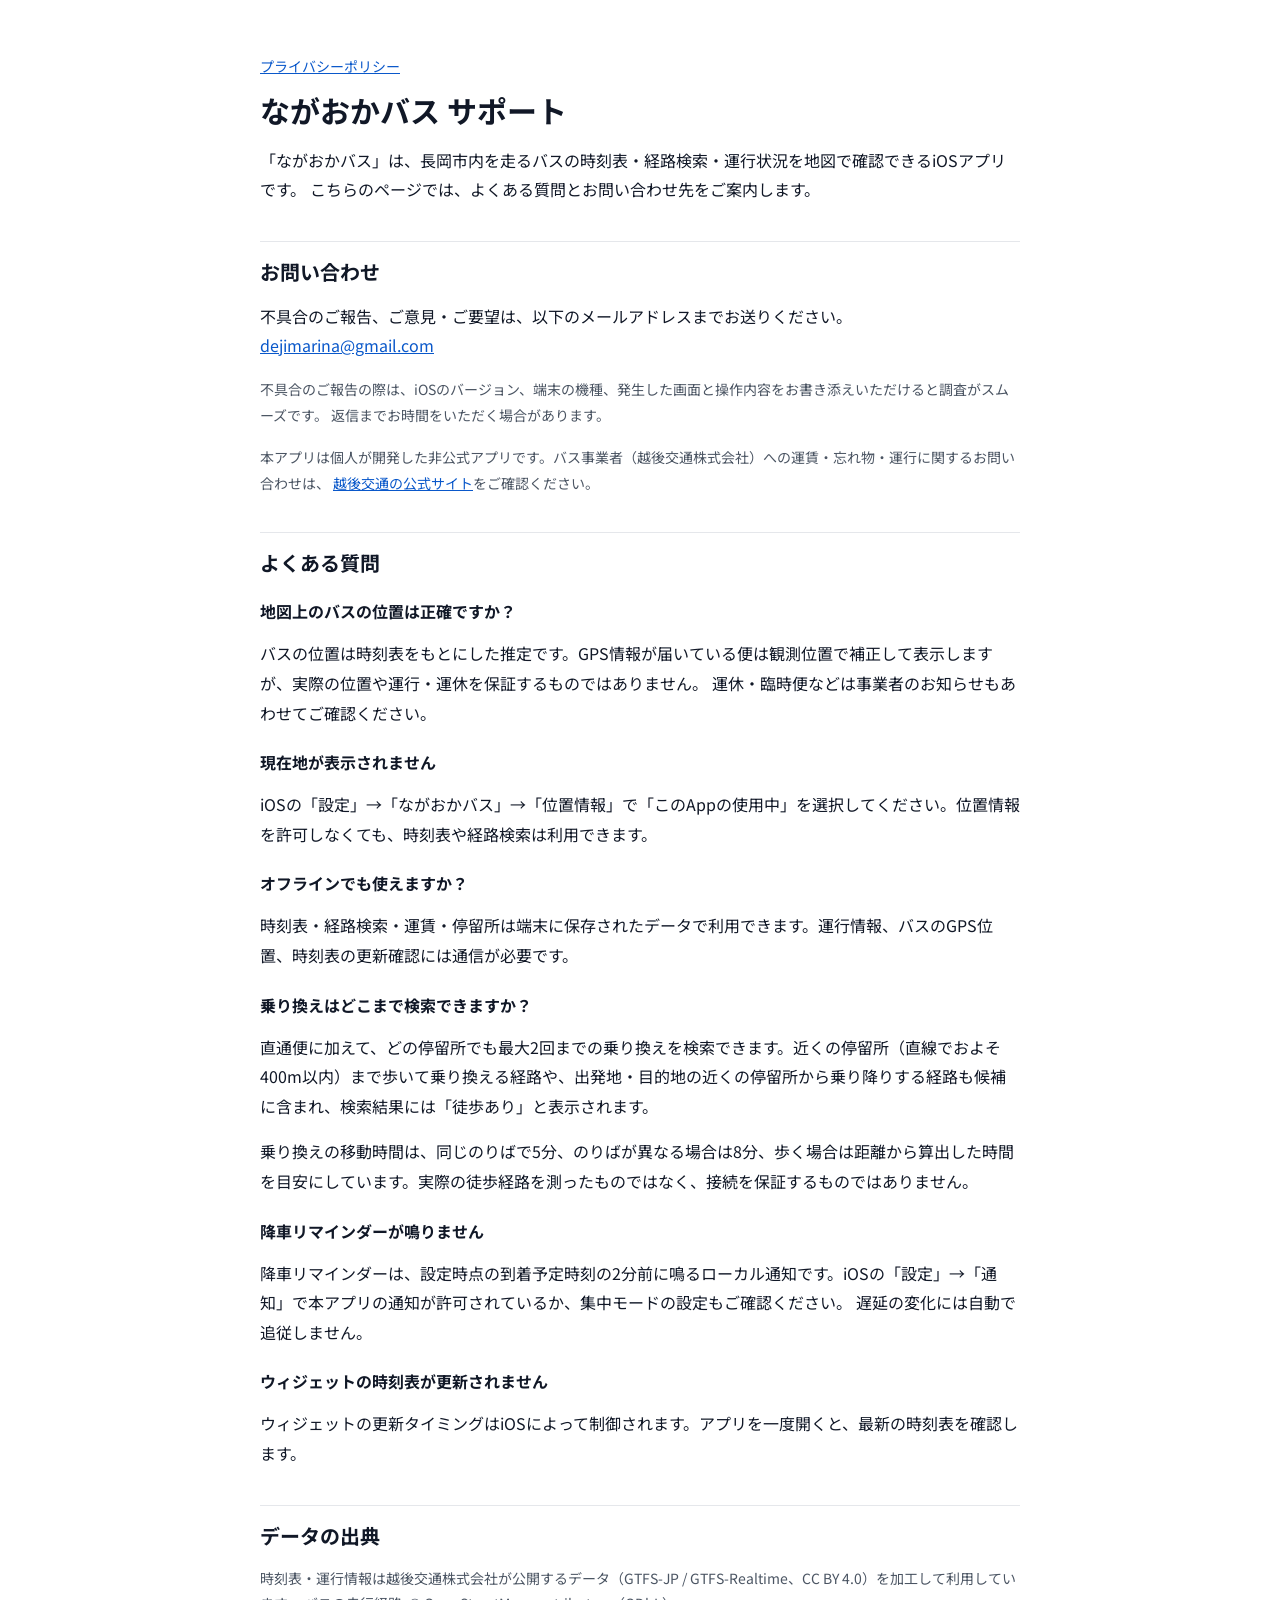
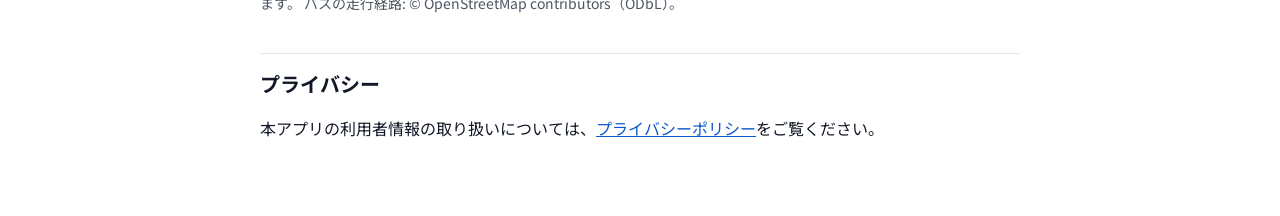
<file: nagaoka-bus/index.html>
<!doctype html>
<html lang="ja">
  <head>
    <meta charset="utf-8" />
    <meta name="viewport" content="width=device-width, initial-scale=1" />
    <title>サポート | ながおかバス</title>
    <meta name="description" content="iOSアプリ「ながおかバス」のサポートページ。よくある質問とお問い合わせ先。" />
    <meta name="robots" content="index,follow" />
    <link rel="canonical" href="https://aieitan.com/nagaoka-bus/" />
    <link rel="preconnect" href="https://fonts.googleapis.com" />
    <link rel="preconnect" href="https://fonts.gstatic.com" crossorigin />
    <link rel="stylesheet" href="https://fonts.googleapis.com/css2?family=Noto+Sans+JP:wght@400;700&display=swap" />
    <link rel="stylesheet" href="./styles.css?v=20261109" />
  </head>
  <body>
    <main class="legal-page">
      <article>
        <nav><a href="./privacy.html">プライバシーポリシー</a></nav>
        <h1>ながおかバス サポート</h1>
        <p>
          「ながおかバス」は、長岡市内を走るバスの時刻表・経路検索・運行状況を地図で確認できるiOSアプリです。
          こちらのページでは、よくある質問とお問い合わせ先をご案内します。
        </p>

        <h2>お問い合わせ</h2>
        <p>
          不具合のご報告、ご意見・ご要望は、以下のメールアドレスまでお送りください。<br />
          <a href="mailto:dejimarina@gmail.com?subject=%E3%81%AA%E3%81%8C%E3%81%8A%E3%81%8B%E3%83%90%E3%82%B9%20%E3%81%8A%E5%95%8F%E3%81%84%E5%90%88%E3%82%8F%E3%81%9B">dejimarina@gmail.com</a>
        </p>
        <p class="muted">
          不具合のご報告の際は、iOSのバージョン、端末の機種、発生した画面と操作内容をお書き添えいただけると調査がスムーズです。
          返信までお時間をいただく場合があります。
        </p>
        <p class="muted">
          本アプリは個人が開発した非公式アプリです。バス事業者（越後交通株式会社）への運賃・忘れ物・運行に関するお問い合わせは、
          <a href="https://www.echigo-kotsu.co.jp/">越後交通の公式サイト</a>をご確認ください。
        </p>

        <h2>よくある質問</h2>
        <h3>地図上のバスの位置は正確ですか？</h3>
        <p>
          バスの位置は時刻表をもとにした推定です。GPS情報が届いている便は観測位置で補正して表示しますが、実際の位置や運行・運休を保証するものではありません。
          運休・臨時便などは事業者のお知らせもあわせてご確認ください。
        </p>
        <h3>現在地が表示されません</h3>
        <p>
          iOSの「設定」→「ながおかバス」→「位置情報」で「このAppの使用中」を選択してください。位置情報を許可しなくても、時刻表や経路検索は利用できます。
        </p>
        <h3>オフラインでも使えますか？</h3>
        <p>
          時刻表・経路検索・運賃・停留所は端末に保存されたデータで利用できます。運行情報、バスのGPS位置、時刻表の更新確認には通信が必要です。
        </p>
        <h3>乗り換えはどこまで検索できますか？</h3>
        <p>
          直通便に加えて、どの停留所でも最大2回までの乗り換えを検索できます。近くの停留所（直線でおよそ400m以内）まで歩いて乗り換える経路や、出発地・目的地の近くの停留所から乗り降りする経路も候補に含まれ、検索結果には「徒歩あり」と表示されます。
        </p>
        <p>
          乗り換えの移動時間は、同じのりばで5分、のりばが異なる場合は8分、歩く場合は距離から算出した時間を目安にしています。実際の徒歩経路を測ったものではなく、接続を保証するものではありません。
        </p>
        <h3>降車リマインダーが鳴りません</h3>
        <p>
          降車リマインダーは、設定時点の到着予定時刻の2分前に鳴るローカル通知です。iOSの「設定」→「通知」で本アプリの通知が許可されているか、集中モードの設定もご確認ください。
          遅延の変化には自動で追従しません。
        </p>
        <h3>ウィジェットの時刻表が更新されません</h3>
        <p>ウィジェットの更新タイミングはiOSによって制御されます。アプリを一度開くと、最新の時刻表を確認します。</p>

        <h2>データの出典</h2>
        <p class="muted">
          時刻表・運行情報は越後交通株式会社が公開するデータ（GTFS-JP / GTFS-Realtime、CC BY 4.0）を加工して利用しています。
          バスの走行経路: © OpenStreetMap contributors（ODbL）。
        </p>

        <h2>プライバシー</h2>
        <p>本アプリの利用者情報の取り扱いについては、<a href="./privacy.html">プライバシーポリシー</a>をご覧ください。</p>
      </article>
    </main>
  </body>
</html>
</file>
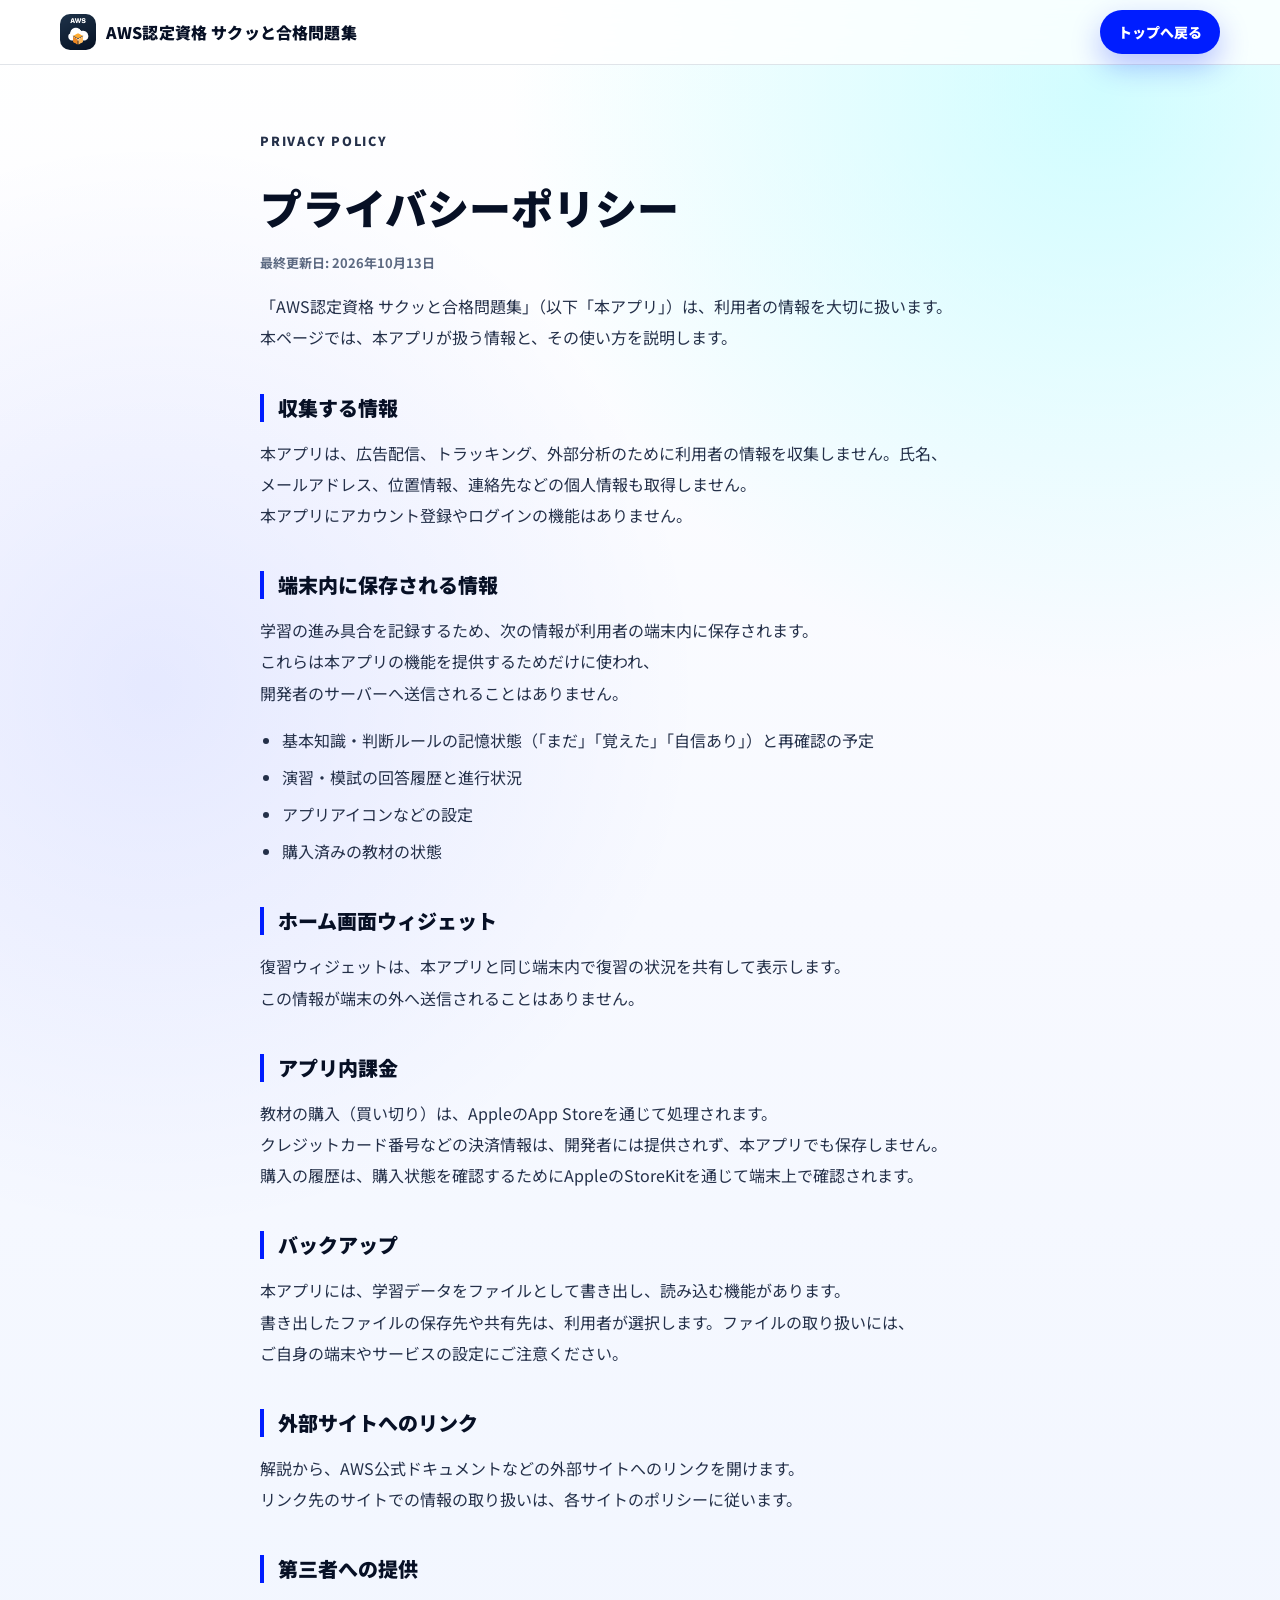
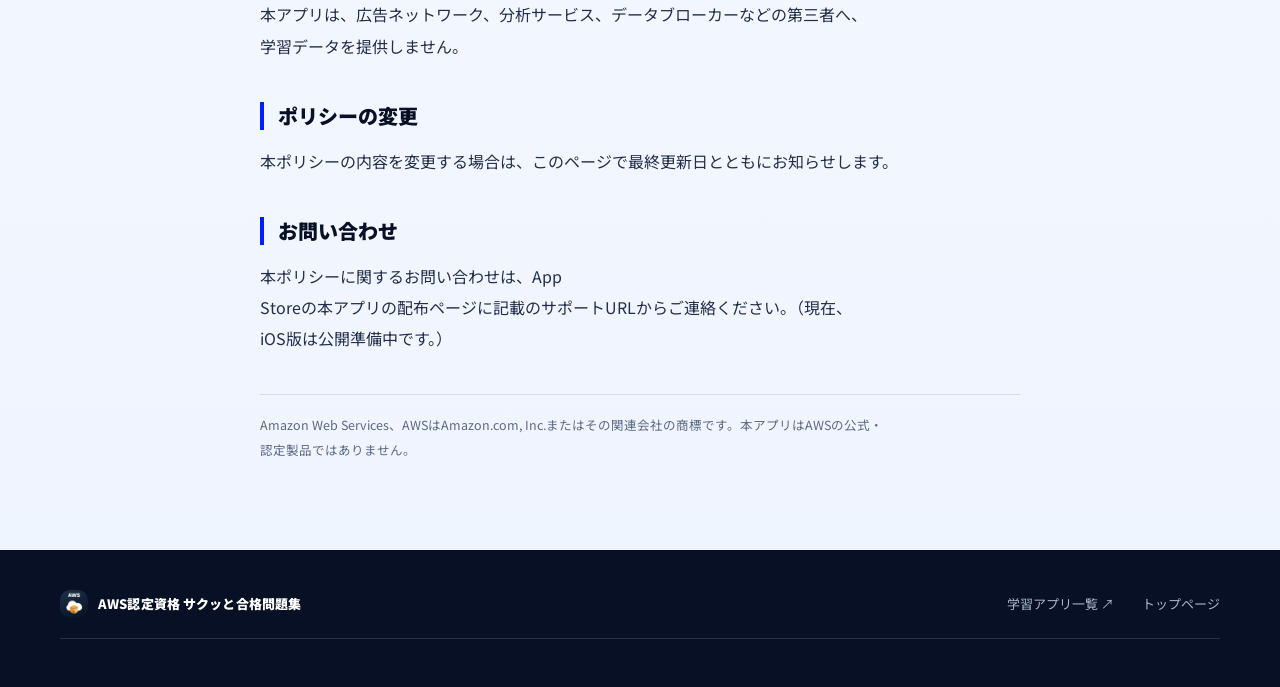
<file: aws/privacy.html>
<!doctype html>
<html lang="ja">
  <head>
    <meta charset="utf-8" />
    <meta name="viewport" content="width=device-width, initial-scale=1" />
    <title>プライバシーポリシー | AWS認定資格 サクッと合格問題集</title>
    <meta
      name="description"
      content="AWS認定資格 サクッと合格問題集のプライバシーポリシー。広告、トラッキング、外部分析は行わず、学習データは端末内に保存されます。"
    />
    <meta name="robots" content="index,follow" />
    <meta name="theme-color" content="#001dff" />
    <link rel="canonical" href="https://aieitan.com/aws/privacy.html" />
    <link rel="icon" href="./assets/app-icon.png" />
    <link rel="preconnect" href="https://fonts.googleapis.com" />
    <link rel="preconnect" href="https://fonts.gstatic.com" crossorigin />
    <link
      rel="stylesheet"
      href="https://fonts.googleapis.com/css2?family=Noto+Sans+JP:wght@400;500;700;900&display=swap"
    />
    <link rel="stylesheet" href="./styles.css?v=lab-20261004" />
  </head>
  <body class="legal-body">
    <header class="header">
      <div class="header-inner wrap">
        <a class="brand" href="./" aria-label="AWS認定資格 サクッと合格問題集 トップ">
          <img src="./assets/app-icon.png" width="36" height="36" alt="" />
          <span>AWS認定資格 サクッと合格問題集</span>
        </a>
        <a class="button button-small" href="./" style="margin-left:auto">トップへ戻る</a>
      </div>
    </header>
    <main class="legal-page" id="main">
      <article>
        <p class="eyebrow">PRIVACY POLICY</p>
        <h1>プライバシーポリシー</h1>
        <p class="legal-date">最終更新日: 2026年10月13日</p>
        <p>
          「AWS認定資格 サクッと合格問題集」（以下「本アプリ」）は、利用者の情報を大切に扱います。本ページでは、本アプリが扱う情報と、その使い方を説明します。
        </p>

        <h2>収集する情報</h2>
        <p>
          本アプリは、広告配信、トラッキング、外部分析のために利用者の情報を収集しません。氏名、メールアドレス、位置情報、連絡先などの個人情報も取得しません。本アプリにアカウント登録やログインの機能はありません。
        </p>

        <h2>端末内に保存される情報</h2>
        <p>
          学習の進み具合を記録するため、次の情報が利用者の端末内に保存されます。これらは本アプリの機能を提供するためだけに使われ、開発者のサーバーへ送信されることはありません。
        </p>
        <ul>
          <li>基本知識・判断ルールの記憶状態（「まだ」「覚えた」「自信あり」）と再確認の予定</li>
          <li>演習・模試の回答履歴と進行状況</li>
          <li>アプリアイコンなどの設定</li>
          <li>購入済みの教材の状態</li>
        </ul>

        <h2>ホーム画面ウィジェット</h2>
        <p>
          復習ウィジェットは、本アプリと同じ端末内で復習の状況を共有して表示します。この情報が端末の外へ送信されることはありません。
        </p>

        <h2>アプリ内課金</h2>
        <p>
          教材の購入（買い切り）は、AppleのApp Storeを通じて処理されます。クレジットカード番号などの決済情報は、開発者には提供されず、本アプリでも保存しません。購入の履歴は、購入状態を確認するためにAppleのStoreKitを通じて端末上で確認されます。
        </p>

        <h2>バックアップ</h2>
        <p>
          本アプリには、学習データをファイルとして書き出し、読み込む機能があります。書き出したファイルの保存先や共有先は、利用者が選択します。ファイルの取り扱いには、ご自身の端末やサービスの設定にご注意ください。
        </p>

        <h2>外部サイトへのリンク</h2>
        <p>
          解説から、AWS公式ドキュメントなどの外部サイトへのリンクを開けます。リンク先のサイトでの情報の取り扱いは、各サイトのポリシーに従います。
        </p>

        <h2>第三者への提供</h2>
        <p>
          本アプリは、広告ネットワーク、分析サービス、データブローカーなどの第三者へ、学習データを提供しません。
        </p>

        <h2>ポリシーの変更</h2>
        <p>
          本ポリシーの内容を変更する場合は、このページで最終更新日とともにお知らせします。
        </p>

        <h2>お問い合わせ</h2>
        <p>
          本ポリシーに関するお問い合わせは、App Storeの本アプリの配布ページに記載のサポートURLからご連絡ください。（現在、iOS版は公開準備中です。）
        </p>

        <p class="legal-note">
          Amazon Web Services、AWSはAmazon.com, Inc.またはその関連会社の商標です。本アプリはAWSの公式・認定製品ではありません。
        </p>
      </article>
    </main>
    <footer class="footer">
      <div class="wrap footer-in">
        <a class="brand" href="./"><img src="./assets/app-icon.png" width="28" height="28" loading="lazy" alt="" /><span>AWS認定資格 サクッと合格問題集</span></a>
        <a href="../">学習アプリ一覧 ↗</a>
        <a href="./">トップページ</a>
      </div>
    </footer>
  </body>
</html>
</file>
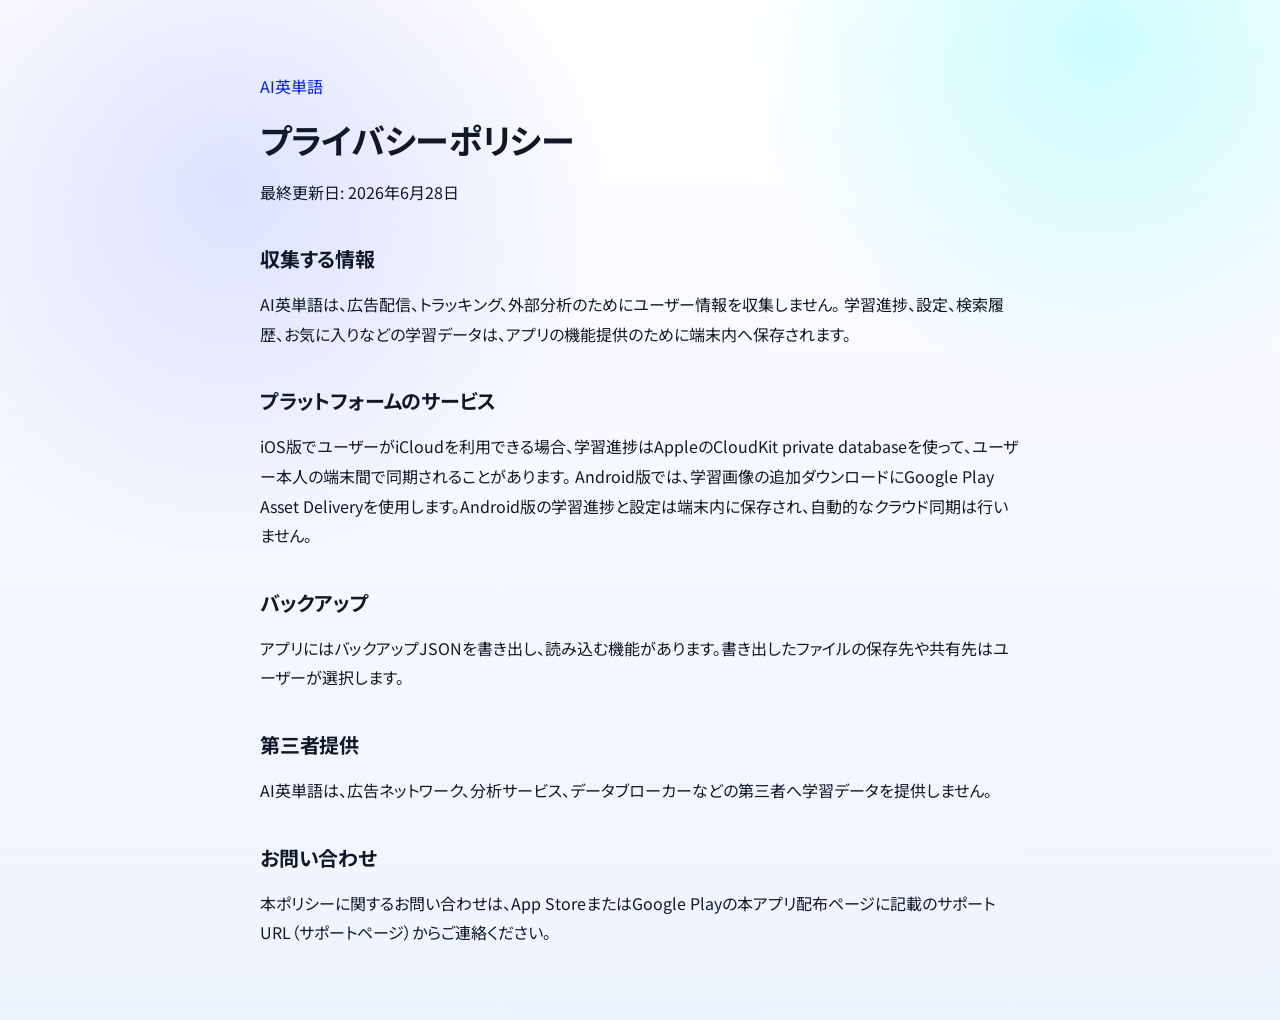
<file: en/privacy.html>
<!doctype html>
<html lang="ja">
  <head>
    <meta charset="utf-8" />
    <meta name="viewport" content="width=device-width, initial-scale=1" />
    <title>プライバシーポリシー | AI英単語</title>
    <meta
      name="description"
      content="AI英単語のプライバシーポリシー。広告、トラッキング、外部分析は行いません。"
    />
    <meta name="robots" content="index,follow" />
    <link rel="canonical" href="https://aieitan.com/en/privacy.html" />
    <link rel="preconnect" href="https://fonts.googleapis.com" />
    <link rel="preconnect" href="https://fonts.gstatic.com" crossorigin />
    <link rel="stylesheet" href="https://fonts.googleapis.com/css2?family=Noto+Sans+JP:wght@400;500;700;900&display=swap" />
    <link rel="stylesheet" href="./styles.css?v=privacy-20260607" />
  </head>
  <body>
    <main class="legal-page">
      <article>
        <p><a href="./">AI英単語</a></p>
        <h1>プライバシーポリシー</h1>
        <p>最終更新日: 2026年6月28日</p>

        <h2>収集する情報</h2>
        <p>
          AI英単語は、広告配信、トラッキング、外部分析のためにユーザー情報を収集しません。
          学習進捗、設定、検索履歴、お気に入りなどの学習データは、アプリの機能提供のために端末内へ保存されます。
        </p>

        <h2>プラットフォームのサービス</h2>
        <p>
          iOS版でユーザーがiCloudを利用できる場合、学習進捗はAppleのCloudKit private databaseを使って、ユーザー本人の端末間で同期されることがあります。
          Android版では、学習画像の追加ダウンロードにGoogle Play Asset Deliveryを使用します。Android版の学習進捗と設定は端末内に保存され、自動的なクラウド同期は行いません。
        </p>

        <h2>バックアップ</h2>
        <p>
          アプリにはバックアップJSONを書き出し、読み込む機能があります。書き出したファイルの保存先や共有先はユーザーが選択します。
        </p>

        <h2>第三者提供</h2>
        <p>
          AI英単語は、広告ネットワーク、分析サービス、データブローカーなどの第三者へ学習データを提供しません。
        </p>

        <h2>お問い合わせ</h2>
        <p>
          本ポリシーに関するお問い合わせは、App StoreまたはGoogle Playの本アプリ配布ページに記載のサポートURL（サポートページ）からご連絡ください。
        </p>
      </article>
    </main>
  </body>
</html>
</file>
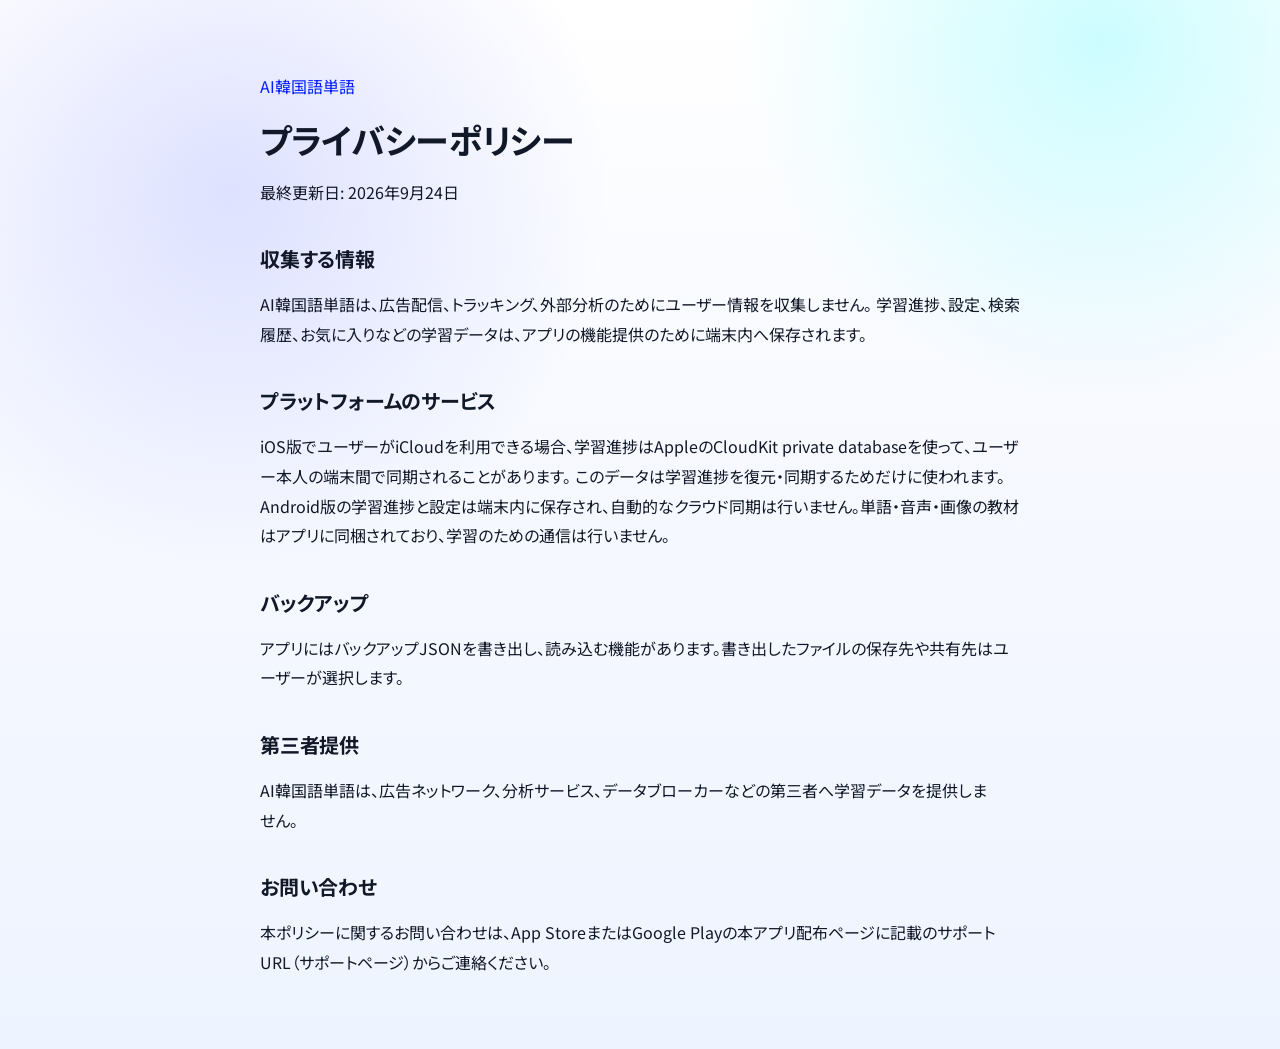
<file: ko/privacy.html>
<!doctype html>
<html lang="ja">
  <head>
    <meta charset="utf-8" />
    <meta name="viewport" content="width=device-width, initial-scale=1" />
    <title>プライバシーポリシー | AI韓国語単語</title>
    <meta
      name="description"
      content="AI韓国語単語のプライバシーポリシー。広告、トラッキング、外部分析は行いません。"
    />
    <meta name="robots" content="index,follow" />
    <link rel="canonical" href="https://aieitan.com/ko/privacy.html" />
    <link rel="preconnect" href="https://fonts.googleapis.com" />
    <link rel="preconnect" href="https://fonts.gstatic.com" crossorigin />
    <link rel="stylesheet" href="https://fonts.googleapis.com/css2?family=Noto+Sans+JP:wght@400;500;700;900&family=Noto+Sans+KR:wght@500;700;900&display=swap" />
    <link rel="stylesheet" href="./styles.css?v=privacy-20260607" />
  </head>
  <body>
    <main class="legal-page">
      <article>
        <p><a href="./">AI韓国語単語</a></p>
        <h1>プライバシーポリシー</h1>
        <p>最終更新日: 2026年9月24日</p>

        <h2>収集する情報</h2>
        <p>
          AI韓国語単語は、広告配信、トラッキング、外部分析のためにユーザー情報を収集しません。
          学習進捗、設定、検索履歴、お気に入りなどの学習データは、アプリの機能提供のために端末内へ保存されます。
        </p>

        <h2>プラットフォームのサービス</h2>
        <p>
          iOS版でユーザーがiCloudを利用できる場合、学習進捗はAppleのCloudKit private databaseを使って、ユーザー本人の端末間で同期されることがあります。
          このデータは学習進捗を復元・同期するためだけに使われます。
          Android版の学習進捗と設定は端末内に保存され、自動的なクラウド同期は行いません。単語・音声・画像の教材はアプリに同梱されており、学習のための通信は行いません。
        </p>

        <h2>バックアップ</h2>
        <p>
          アプリにはバックアップJSONを書き出し、読み込む機能があります。書き出したファイルの保存先や共有先はユーザーが選択します。
        </p>

        <h2>第三者提供</h2>
        <p>
          AI韓国語単語は、広告ネットワーク、分析サービス、データブローカーなどの第三者へ学習データを提供しません。
        </p>

        <h2>お問い合わせ</h2>
        <p>
          本ポリシーに関するお問い合わせは、App StoreまたはGoogle Playの本アプリ配布ページに記載のサポートURL（サポートページ）からご連絡ください。
        </p>
      </article>
    </main>
  </body>
</html>
</file>
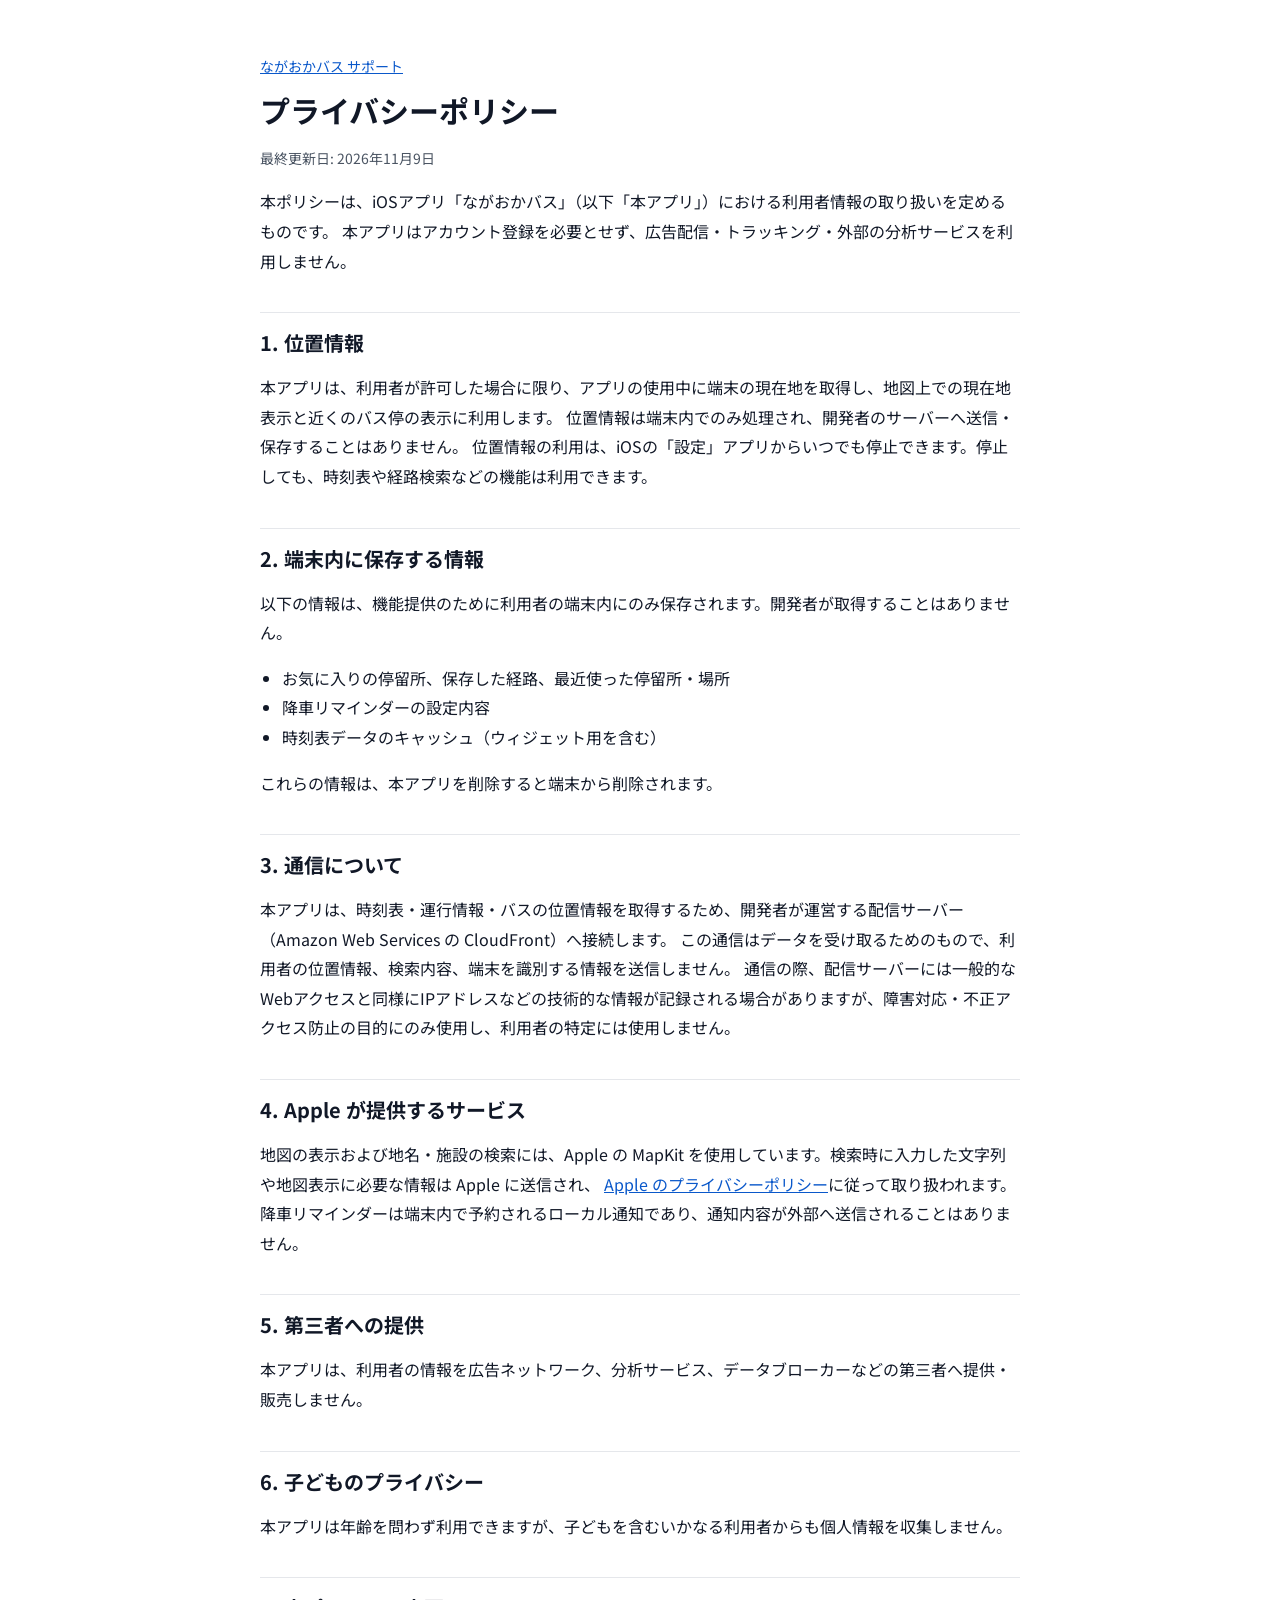
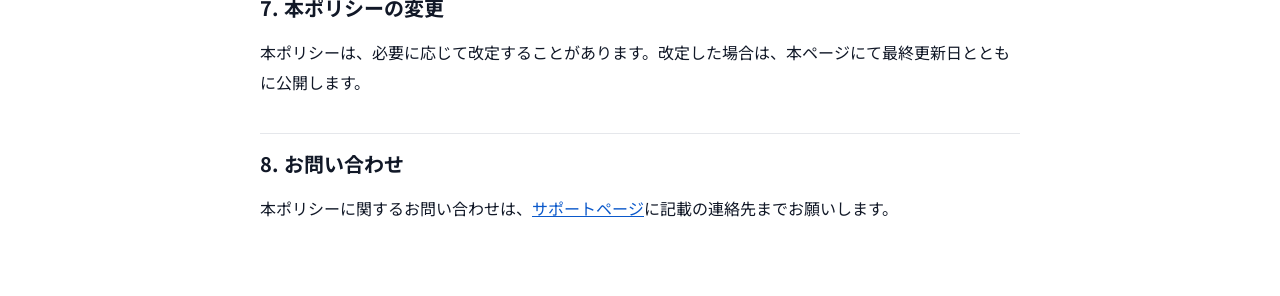
<file: nagaoka-bus/privacy.html>
<!doctype html>
<html lang="ja">
  <head>
    <meta charset="utf-8" />
    <meta name="viewport" content="width=device-width, initial-scale=1" />
    <title>プライバシーポリシー | ながおかバス</title>
    <meta name="description" content="iOSアプリ「ながおかバス」のプライバシーポリシー。アカウント登録、広告、トラッキング、外部分析は行いません。" />
    <meta name="robots" content="index,follow" />
    <link rel="canonical" href="https://aieitan.com/nagaoka-bus/privacy.html" />
    <link rel="preconnect" href="https://fonts.googleapis.com" />
    <link rel="preconnect" href="https://fonts.gstatic.com" crossorigin />
    <link rel="stylesheet" href="https://fonts.googleapis.com/css2?family=Noto+Sans+JP:wght@400;700&display=swap" />
    <link rel="stylesheet" href="./styles.css?v=20261109" />
  </head>
  <body>
    <main class="legal-page">
      <article>
        <nav><a href="./">ながおかバス サポート</a></nav>
        <h1>プライバシーポリシー</h1>
        <p class="muted">最終更新日: 2026年11月9日</p>
        <p>
          本ポリシーは、iOSアプリ「ながおかバス」（以下「本アプリ」）における利用者情報の取り扱いを定めるものです。
          本アプリはアカウント登録を必要とせず、広告配信・トラッキング・外部の分析サービスを利用しません。
        </p>

        <h2>1. 位置情報</h2>
        <p>
          本アプリは、利用者が許可した場合に限り、アプリの使用中に端末の現在地を取得し、地図上での現在地表示と近くのバス停の表示に利用します。
          位置情報は端末内でのみ処理され、開発者のサーバーへ送信・保存することはありません。
          位置情報の利用は、iOSの「設定」アプリからいつでも停止できます。停止しても、時刻表や経路検索などの機能は利用できます。
        </p>

        <h2>2. 端末内に保存する情報</h2>
        <p>以下の情報は、機能提供のために利用者の端末内にのみ保存されます。開発者が取得することはありません。</p>
        <ul>
          <li>お気に入りの停留所、保存した経路、最近使った停留所・場所</li>
          <li>降車リマインダーの設定内容</li>
          <li>時刻表データのキャッシュ（ウィジェット用を含む）</li>
        </ul>
        <p>これらの情報は、本アプリを削除すると端末から削除されます。</p>

        <h2>3. 通信について</h2>
        <p>
          本アプリは、時刻表・運行情報・バスの位置情報を取得するため、開発者が運営する配信サーバー（Amazon Web Services の CloudFront）へ接続します。
          この通信はデータを受け取るためのもので、利用者の位置情報、検索内容、端末を識別する情報を送信しません。
          通信の際、配信サーバーには一般的なWebアクセスと同様にIPアドレスなどの技術的な情報が記録される場合がありますが、障害対応・不正アクセス防止の目的にのみ使用し、利用者の特定には使用しません。
        </p>

        <h2>4. Apple が提供するサービス</h2>
        <p>
          地図の表示および地名・施設の検索には、Apple の MapKit を使用しています。検索時に入力した文字列や地図表示に必要な情報は Apple に送信され、
          <a href="https://www.apple.com/jp/legal/privacy/">Apple のプライバシーポリシー</a>に従って取り扱われます。
          降車リマインダーは端末内で予約されるローカル通知であり、通知内容が外部へ送信されることはありません。
        </p>

        <h2>5. 第三者への提供</h2>
        <p>
          本アプリは、利用者の情報を広告ネットワーク、分析サービス、データブローカーなどの第三者へ提供・販売しません。
        </p>

        <h2>6. 子どものプライバシー</h2>
        <p>本アプリは年齢を問わず利用できますが、子どもを含むいかなる利用者からも個人情報を収集しません。</p>

        <h2>7. 本ポリシーの変更</h2>
        <p>本ポリシーは、必要に応じて改定することがあります。改定した場合は、本ページにて最終更新日とともに公開します。</p>

        <h2>8. お問い合わせ</h2>
        <p>本ポリシーに関するお問い合わせは、<a href="./">サポートページ</a>に記載の連絡先までお願いします。</p>
      </article>
    </main>
  </body>
</html>
</file>
<file: aws/styles.css>
:root {
  color-scheme: light;
  --ink: #071025;
  --muted: #5d6a82;
  --line: rgba(42, 64, 102, 0.14);
  --paper: #f7f9ff;
  --blue: #001dff;
  --blue-2: #2f7cff;
  --cyan: #bdfcff;
  --orange: #ff9900;
  --green: #14b85a;
  --red: #e5484d;
  --panel: rgba(255, 255, 255, 0.86);
  --shadow: 0 30px 90px rgba(0, 29, 255, 0.14);
}
* { box-sizing: border-box; }
html { scroll-behavior: smooth; scroll-padding-top: 76px; -webkit-text-size-adjust: 100%; }
body {
  margin: 0;
  overflow-x: hidden;
  color: var(--ink);
  font-family: "Noto Sans JP", -apple-system, BlinkMacSystemFont, "Hiragino Sans", "Yu Gothic", sans-serif;
  line-height: 1.75;
  background:
    radial-gradient(circle at 86% 4%, rgba(189, 252, 255, 0.7), transparent 24%),
    radial-gradient(circle at 12% 30%, rgba(0, 29, 255, 0.08), transparent 28%),
    linear-gradient(180deg, #fff 0%, var(--paper) 40%, #eef4ff 100%);
  word-break: keep-all;
  overflow-wrap: anywhere;
}
img, svg { max-width: 100%; }
h1, h2, h3, p, ul, ol, dl, dd { margin: 0; }
ul, ol { padding: 0; list-style: none; }
a { color: inherit; }
button { font: inherit; color: inherit; cursor: pointer; }
:focus-visible { outline: 3px solid var(--blue-2); outline-offset: 3px; border-radius: 8px; }
.wrap { width: min(1160px, calc(100% - 32px)); margin: 0 auto; }
.center { text-align: center; }
.grad { background: linear-gradient(100deg, var(--blue), var(--blue-2) 60%, #00b7d6); -webkit-background-clip: text; background-clip: text; color: transparent; }
.skip-link { position: absolute; left: 12px; top: -60px; z-index: 100; background: var(--blue); color: #fff; padding: 10px 16px; border-radius: 10px; }
.skip-link:focus { top: 12px; }
.fine { font-size: 12.5px; color: var(--muted); margin-top: 14px; line-height: 1.6; }

/* header */
.header { position: sticky; top: 0; z-index: 50; backdrop-filter: blur(16px); background: rgba(255, 255, 255, 0.78); border-bottom: 1px solid var(--line); }
.header-inner { display: flex; align-items: center; gap: 20px; height: 64px; }
.brand { display: inline-flex; align-items: center; gap: 10px; font-weight: 900; text-decoration: none; letter-spacing: 0.01em; }
.brand img { border-radius: 10px; }
.button-small { white-space: nowrap; flex-shrink: 0; }
@media (max-width: 480px) { .brand span { font-size: 0.85rem; line-height: 1.3; } }
.header nav { display: flex; gap: 4px; margin-left: auto; }
.header nav a { padding: 8px 12px; border-radius: 999px; font-size: 14px; font-weight: 700; text-decoration: none; color: #34415c; }
.header nav a:hover { background: rgba(0, 29, 255, 0.07); color: var(--blue); }
.button { display: inline-flex; align-items: center; justify-content: center; gap: 8px; min-height: 48px; padding: 0 24px; border-radius: 999px; border: 0; font-weight: 900; font-size: 15px; text-decoration: none; color: #fff; background: var(--blue); box-shadow: 0 12px 30px rgba(0, 29, 255, 0.28); transition: transform 0.2s, box-shadow 0.2s; }
.button:hover { transform: translateY(-2px); box-shadow: 0 16px 36px rgba(0, 29, 255, 0.34); }
.button-small { min-height: 44px; padding: 0 18px; font-size: 14px; }
.button-ghost { color: var(--blue); background: #fff; border: 2px solid rgba(0, 29, 255, 0.2); box-shadow: none; }
.button-ghost:hover { box-shadow: 0 8px 20px rgba(0, 29, 255, 0.12); }

/* hero */
.hero { position: relative; padding: 56px 0 72px; overflow: hidden; }
.hero-blobs i { position: absolute; border-radius: 50%; filter: blur(70px); opacity: 0.5; z-index: 0; animation: drift 14s ease-in-out infinite; }
.hero-blobs i:first-child { width: 420px; height: 420px; left: -120px; top: -80px; background: #9fb4ff; }
.hero-blobs i:last-child { width: 360px; height: 360px; right: -80px; top: 120px; background: #bdfcff; animation-delay: -6s; }
.hero-grid { position: relative; z-index: 1; display: grid; grid-template-columns: 1fr 1.05fr; gap: 32px; align-items: center; }
.pill { display: inline-flex; gap: 10px; align-items: center; padding: 6px 14px 6px 6px; border-radius: 999px; background: #fff; border: 1px solid var(--line); font-size: 13px; font-weight: 700; color: #34415c; box-shadow: 0 6px 20px rgba(0, 29, 255, 0.08); }
.pill b { background: var(--blue); color: #fff; padding: 2px 10px; border-radius: 999px; font-size: 12px; }
.hero h1 { margin: 22px 0 18px; font-size: clamp(46px, 7vw, 86px); line-height: 1.04; font-weight: 900; letter-spacing: -0.02em; }
.hero h1 span { display: block; }
.hero-lead { font-size: 17px; color: #36425c; line-height: 1.9; }
.hero-lead strong { color: var(--blue); }
.hero-actions { display: flex; gap: 12px; flex-wrap: wrap; margin: 28px 0 32px; }
.metrics { display: flex; gap: 12px; flex-wrap: wrap; }
.metrics div { background: var(--panel); border: 1px solid var(--line); border-radius: 18px; padding: 12px 18px; min-width: 128px; box-shadow: 0 10px 28px rgba(0, 29, 255, 0.07); }
.metrics dt { font-size: 32px; font-weight: 900; color: var(--blue); line-height: 1.1; }
.metrics dd { font-size: 12.5px; color: var(--muted); line-height: 1.5; margin-top: 4px; }
.hero-stage { position: relative; min-height: 440px; display: flex; align-items: center; }
.hero-arch { width: 100%; height: auto; filter: drop-shadow(0 24px 40px rgba(0, 29, 255, 0.12)); }
.h-edges path { stroke: rgba(0, 29, 255, 0.22); stroke-dasharray: 2 9; animation: dash 1.4s linear infinite; }
.h-node rect { fill: #fff; stroke: rgba(0, 29, 255, 0.25); stroke-width: 2; }
.h-node.n-aws rect { stroke: rgba(255, 153, 0, 0.7); }
.h-node circle, .h-node path { fill: none; stroke: var(--blue); stroke-width: 2.4; stroke-linecap: round; }
.h-node text { fill: #243049; font-size: 11px; font-weight: 700; stroke: none; }
.h-node.on rect { fill: #fff6e6; stroke: var(--orange); stroke-width: 3; }
.h-packet { fill: var(--orange); filter: drop-shadow(0 0 8px rgba(255, 153, 0, 0.9)); }
.h-packet.p2 { fill: var(--blue-2); filter: drop-shadow(0 0 8px rgba(47, 124, 255, 0.8)); }
.h-note { fill: var(--muted); font-size: 13px; font-weight: 700; }
.hero-phone { position: absolute; right: 2%; bottom: -24px; width: 34%; max-width: 190px; animation: float 6s ease-in-out infinite; }
.chip { position: absolute; padding: 8px 14px; border-radius: 14px; background: #fff; font-weight: 900; font-size: 13px; color: var(--blue); box-shadow: 0 14px 34px rgba(0, 29, 255, 0.16); animation: drift 7s ease-in-out infinite; }
.chip.c1 { left: 0; top: 4%; }
.chip.c2 { right: 6%; top: 0; animation-delay: -2s; }
.chip.c3 { right: 8%; bottom: 8%; animation-delay: -4s; }

.phone { background: #0b1020; border-radius: 34px; padding: 8px; box-shadow: 0 30px 70px rgba(7, 16, 37, 0.3); }
.phone img { display: block; width: 100%; height: auto; border-radius: 27px; }

/* sections */
.section { padding: 96px 0; position: relative; }
.section-head { max-width: 640px; }
.section-head.center { margin: 0 auto 48px; max-width: 760px; }
.eyebrow { font-size: 12.5px; font-weight: 900; letter-spacing: 0.14em; color: var(--blue); margin-bottom: 12px; }
.section-head h2 { font-size: clamp(30px, 4.6vw, 52px); line-height: 1.22; font-weight: 900; letter-spacing: -0.01em; }
.section-lead { margin-top: 18px; color: #435069; font-size: 16px; line-height: 1.9; }

/* reveal */
.js .reveal { opacity: 0; transform: translateY(28px); transition: opacity 0.7s ease, transform 0.7s cubic-bezier(0.2, 0.7, 0.2, 1); }
.js .reveal.in { opacity: 1; transform: none; }

/* lab */
.lab-card { background: var(--panel); border: 1px solid var(--line); border-radius: 32px; box-shadow: var(--shadow); padding: 18px; }
.lab-tabs { display: flex; gap: 8px; overflow-x: auto; padding: 4px 4px 14px; scrollbar-width: none; }
.lab-tabs::-webkit-scrollbar { display: none; }
.lab-tabs button { flex: 1 0 auto; display: inline-flex; align-items: center; gap: 8px; min-height: 48px; padding: 0 18px; border-radius: 999px; border: 1px solid var(--line); background: #fff; font-weight: 900; font-size: 14px; white-space: nowrap; color: #34415c; }
.lab-tabs button i { font-style: normal; font-size: 11px; color: var(--blue); opacity: 0.7; }
.lab-tabs button[aria-selected="true"] { background: var(--blue); color: #fff; border-color: var(--blue); box-shadow: 0 10px 24px rgba(0, 29, 255, 0.28); }
.lab-tabs button[aria-selected="true"] i { color: #bdfcff; }
.lab-panel { display: grid; grid-template-columns: 1.6fr 1fr; gap: 20px; align-items: stretch; }
.lab-panel[hidden] { display: none; }
.lab-canvas { background: linear-gradient(180deg, #fff, #f1f5ff); border: 1px solid var(--line); border-radius: 24px; padding: 12px; display: flex; align-items: center; }
.scene { width: 100%; height: auto; display: block; }
.lab-side { padding: 14px 10px 10px; display: flex; flex-direction: column; gap: 12px; }
.step-count { font-size: 13px; font-weight: 900; color: var(--blue); letter-spacing: 0.1em; }
.step-title { font-size: 24px; line-height: 1.35; font-weight: 900; }
.step-body { color: #435069; font-size: 15px; }
.step-point { background: #fff6e6; border-left: 4px solid var(--orange); border-radius: 0 12px 12px 0; padding: 10px 14px; font-size: 14px; font-weight: 700; color: #6b4300; min-height: 3em; }
.lab-controls { display: flex; gap: 8px; margin-top: auto; }
.ctl { min-height: 44px; min-width: 44px; padding: 0 16px; border-radius: 999px; border: 1px solid var(--line); background: #fff; font-weight: 900; font-size: 14px; }
.ctl:hover { border-color: var(--blue); color: var(--blue); }
.ctl.play { flex: 1; }
.dots { display: flex; gap: 6px; }
.dots li { height: 6px; flex: 1; border-radius: 3px; background: rgba(0, 29, 255, 0.12); overflow: hidden; }
.dots li.on { background: var(--blue); }
.range { display: grid; gap: 6px; font-size: 14px; font-weight: 700; }
.range input { width: 100%; height: 44px; accent-color: var(--blue); }

/* scene svg parts */
.scene .edges path { stroke: rgba(0, 29, 255, 0.18); stroke-width: 3; stroke-linecap: round; transition: stroke 0.3s; }
.scene .edges path.on { stroke: var(--orange); stroke-dasharray: 3 8; animation: dash 0.9s linear infinite; }
.node rect { fill: #fff; stroke: #c9d3ec; stroke-width: 2; transition: all 0.35s; }
.node.aws rect { stroke: rgba(255, 153, 0, 0.55); }
.node circle, .node path, .node ellipse { fill: none; stroke: #5d6a82; stroke-width: 2.4; stroke-linecap: round; transition: stroke 0.35s; }
.node text { fill: #243049; font-size: 11.5px; font-weight: 700; }
.node.on rect { fill: #fff6e6; stroke: var(--orange); stroke-width: 3; filter: drop-shadow(0 8px 14px rgba(255, 153, 0, 0.35)); }
.node.on circle, .node.on path, .node.on ellipse { stroke: #b36b00; }
.node.dim { opacity: 0.45; }
.packet { fill: var(--orange); filter: drop-shadow(0 0 8px rgba(255, 153, 0, 0.95)); }
.asg-box, .vpc-box { fill: rgba(0, 29, 255, 0.03); stroke: rgba(0, 29, 255, 0.35); stroke-width: 2; stroke-dasharray: 8 6; }
.vpc-box { stroke: rgba(20, 184, 90, 0.5); fill: rgba(20, 184, 90, 0.04); }
.asg-label, .sub-t { font-size: 13px; font-weight: 900; fill: #34415c; }
.sub { stroke-width: 2; }
.sub.pub { fill: rgba(47, 124, 255, 0.07); stroke: rgba(47, 124, 255, 0.4); }
.sub.priv { fill: rgba(255, 153, 0, 0.07); stroke: rgba(255, 153, 0, 0.45); }
.gauge-bg { fill: #fff; stroke: var(--line); }
.gauge-fill { fill: url(#none); fill: var(--blue-2); transition: height 0.25s, y 0.25s, fill 0.3s; }
.gauge-t { font-size: 12px; font-weight: 700; fill: var(--muted); }
.sc-ec2 rect { fill: #fff; stroke: #c9d3ec; stroke-width: 2; transition: all 0.4s; }
.sc-ec2 .scr { fill: none; stroke: #c9d3ec; stroke-width: 2.4; }
.sc-ec2 text { font-size: 11px; font-weight: 700; fill: #9aa5bd; }
.sc-ec2.on { animation: pop 0.5s cubic-bezier(0.3, 1.6, 0.5, 1); }
.sc-ec2.on rect { fill: #fff6e6; stroke: var(--orange); stroke-width: 3; }
.sc-ec2.on .scr { stroke: #b36b00; }
.sc-ec2.on text { fill: #243049; }
.sc-ec2.min rect { stroke: rgba(0, 29, 255, 0.4); }
.bin rect { fill: #fff; stroke: #c9d3ec; stroke-width: 2; transition: all 0.4s; }
.bin.on rect { fill: #eef3ff; stroke: var(--blue); stroke-width: 3; }
.bin .bt { font-size: 15px; font-weight: 900; fill: #243049; }
.bin .bs { font-size: 12px; fill: var(--muted); font-weight: 700; }
.bs { font-size: 12px; fill: var(--muted); font-weight: 700; }
.arrow { stroke: rgba(0, 29, 255, 0.3); stroke-width: 3; fill: none; stroke-linecap: round; stroke-dasharray: 2 8; }
.cost-bg { fill: #e4eaf8; }
.cost-fill { fill: var(--orange); transform-origin: 56px 0; transition: transform 0.9s cubic-bezier(0.3, 0.8, 0.3, 1), fill 0.5s; transform-box: fill-box; transform-origin: left; }
.dayt { font-size: 15px; font-weight: 900; fill: var(--blue); }
.s3-file { transition: transform 1s cubic-bezier(0.5, 0, 0.2, 1); }
.s3-file rect { fill: var(--blue-2); }
.s3-file path { fill: none; stroke: #fff; stroke-width: 2; stroke-linecap: round; }

/* quiz */
.decide-grid { display: grid; grid-template-columns: 1fr 1.1fr; gap: 48px; align-items: center; }
.quiz { background: #fff; border: 1px solid var(--line); border-radius: 30px; box-shadow: var(--shadow); padding: 28px; position: relative; overflow: hidden; }
.quiz-top { display: flex; justify-content: space-between; font-size: 13px; font-weight: 900; color: var(--blue); }
.quiz-q { font-size: clamp(20px, 2.6vw, 26px); font-weight: 900; line-height: 1.5; margin: 14px 0 12px; min-height: 3em; }
.quiz-tags { display: flex; gap: 6px; flex-wrap: wrap; margin-bottom: 18px; }
.quiz-tags span { background: #eef3ff; color: var(--blue); border-radius: 999px; padding: 3px 12px; font-size: 12.5px; font-weight: 900; }
.quiz-opts { display: grid; gap: 10px; }
.opt { text-align: left; display: flex; align-items: center; gap: 12px; min-height: 56px; padding: 10px 16px; border-radius: 16px; border: 2px solid var(--line); background: #fff; font-weight: 900; font-size: 16px; transition: all 0.2s; }
.opt small { margin-left: auto; font-weight: 500; color: var(--muted); font-size: 12px; }
.opt:hover:not(:disabled) { border-color: var(--blue); transform: translateX(4px); }
.opt.ok { border-color: var(--green); background: #e9faf0; animation: pop 0.45s; }
.opt.ng { border-color: var(--red); background: #fdecec; animation: shake 0.4s; }
.opt:disabled { cursor: default; }
.opt.faded { opacity: 0.45; }
.quiz-result { margin-top: 18px; padding: 16px 18px; border-radius: 18px; background: #f1f5ff; animation: rise 0.4s ease both; }
.quiz-result[hidden] { display: none; }
.quiz-verdict { font-weight: 900; font-size: 17px; margin-bottom: 4px; }
.quiz-verdict.ok { color: var(--green); }
.quiz-verdict.ng { color: var(--red); }
.quiz-result .button { margin-top: 12px; min-height: 44px; }
.quiz-bar { position: absolute; left: 0; bottom: 0; right: 0; height: 5px; background: #e8edf9; }
.quiz-bar i { display: block; height: 100%; width: 0; background: linear-gradient(90deg, var(--blue), var(--blue-2)); transition: width 0.5s; }

/* tour */
.tour { display: grid; grid-template-columns: 0.8fr 1.2fr; gap: 36px; align-items: center; background: var(--panel); border: 1px solid var(--line); border-radius: 36px; padding: 36px; box-shadow: var(--shadow); }
.tour-phone { max-width: 270px; margin: 0 auto; }
.tour-phone .phone { transition: transform 0.4s; }
.tour-phone .phone img { transition: opacity 0.25s; }
.tour-tabs { display: flex; gap: 8px; margin-bottom: 20px; }
.tour-tabs button { flex: 1; min-height: 48px; border-radius: 999px; border: 1px solid var(--line); background: #fff; font-weight: 900; }
.tour-tabs button[aria-selected="true"] { background: var(--blue); color: #fff; border-color: var(--blue); }
.chapter { font-size: 12.5px; font-weight: 900; letter-spacing: 0.14em; color: var(--blue); }
.tour-panel { animation: rise 0.45s ease both; }
.tour-panel[hidden] { display: none; }
.tour-panel h3 { font-size: clamp(22px, 3vw, 32px); line-height: 1.35; font-weight: 900; margin: 8px 0 14px; }
.tour-panel p { color: #435069; }
.callout { margin: 18px 0; padding: 14px 18px; background: #f1f5ff; border-left: 4px solid var(--blue); border-radius: 0 14px 14px 0; }
.callout b { display: block; color: var(--ink); }
.tag { display: inline-block; background: #e8efff; color: var(--blue); border-radius: 999px; padding: 4px 14px; font-weight: 900; font-size: 13px; }
.tour-next { display: flex; justify-content: space-between; align-items: center; margin-top: 24px; padding-top: 18px; border-top: 1px solid var(--line); font-size: 13.5px; color: var(--muted); font-weight: 700; }
.tour-next button { width: 48px; height: 48px; border-radius: 50%; border: 1px solid var(--line); background: #fff; font-size: 18px; font-weight: 900; }
.tour-next button:hover { border-color: var(--blue); color: var(--blue); }

/* memory */
.memory-grid { display: grid; grid-template-columns: 1.1fr 1fr; gap: 56px; align-items: center; }
.curve-card { background: #fff; border: 1px solid var(--line); border-radius: 30px; padding: 24px; box-shadow: var(--shadow); }
.curve-title { font-weight: 900; font-size: 14px; color: var(--blue); margin-bottom: 8px; }
.curve { width: 100%; height: auto; }
.axis { stroke: #b6c0d8; stroke-width: 2; }
.ax-t { font-size: 12px; fill: var(--muted); font-weight: 700; }
.c-line { stroke: var(--blue); stroke-width: 4; stroke-linecap: round; stroke-linejoin: round; stroke-dasharray: 1000; stroke-dashoffset: 1000; }
.in .c-line { animation: draw 4.5s ease-out forwards; }
.rv circle { fill: var(--orange); opacity: 0; transform-box: fill-box; transform-origin: center; }
.rv text { font-size: 12px; font-weight: 900; fill: #6b4300; opacity: 0; }
.in #rv1 circle, .in #rv1 text { animation: show 0.5s 1.1s forwards; }
.in #rv2 circle, .in #rv2 text { animation: show 0.5s 2.3s forwards; }
.in #rv3 circle, .in #rv3 text { animation: show 0.5s 3.4s forwards; }
.states { display: grid; gap: 10px; margin-top: 24px; }
.states li { display: flex; align-items: center; gap: 14px; background: #fff; border: 1px solid var(--line); border-radius: 18px; padding: 12px 18px; }
.states b { min-width: 86px; text-align: center; border-radius: 999px; padding: 4px 12px; font-weight: 900; font-size: 14px; }
.states span { color: #435069; font-weight: 700; font-size: 14px; }
.s1 b { background: #fdecec; color: var(--red); }
.s2 b { background: #fff3dc; color: #a15c00; }
.s3 b { background: #e5f8ed; color: #0d8c43; }

/* features */
.feat-grid { display: grid; grid-template-columns: 1.4fr 1fr; gap: 18px; }
.feat { background: #fff; border: 1px solid var(--line); border-radius: 28px; padding: 28px; box-shadow: 0 16px 44px rgba(0, 29, 255, 0.07); }
.feat.big { grid-row: span 2; background: linear-gradient(145deg, #001dff, #2f7cff); color: #fff; border: 0; }
.feat.big .eyebrow { color: #bdfcff; }
.feat h3 { font-size: 22px; line-height: 1.4; font-weight: 900; margin-bottom: 10px; }
.feat p { color: #435069; }
.feat.big p { color: rgba(255, 255, 255, 0.86); }
.ico { display: inline-grid; place-items: center; width: 44px; height: 44px; border-radius: 14px; background: #eef3ff; color: var(--blue); font-weight: 900; margin-bottom: 14px; }
.exam { margin-top: 24px; background: rgba(255, 255, 255, 0.14); border-radius: 20px; padding: 6px 20px; }
.exam div { display: flex; justify-content: space-between; align-items: center; padding: 14px 0; border-bottom: 1px solid rgba(255, 255, 255, 0.2); }
.exam span { font-weight: 900; font-size: 20px; }
.exam small { display: block; font-size: 11.5px; font-weight: 500; opacity: 0.8; }
.exam b { font-size: 38px; line-height: 1; }
.exam b i { font-style: normal; font-size: 13px; margin-left: 4px; font-weight: 700; }
.exam p { font-size: 12.5px; padding: 12px 0; }

/* pricing */
.price-grid { display: grid; grid-template-columns: repeat(3, 1fr); gap: 18px; }
.price { background: #fff; border: 1px solid var(--line); border-radius: 28px; padding: 28px; display: flex; flex-direction: column; gap: 10px; box-shadow: 0 16px 44px rgba(0, 29, 255, 0.07); }
.price.free { border: 2px solid var(--blue); box-shadow: var(--shadow); }
.plan { font-size: 12px; font-weight: 900; letter-spacing: 0.1em; color: var(--blue); }
.price h3 { font-size: 22px; font-weight: 900; }
.price-num { font-size: 54px; font-weight: 900; line-height: 1.1; }
.price-num i { font-style: normal; font-size: 24px; margin-right: 2px; }
.price-num small { font-size: 13px; color: var(--muted); font-weight: 700; margin-left: 8px; }
.price ul { display: grid; gap: 8px; margin: 8px 0 14px; flex: 1; }
.price li { padding-left: 24px; position: relative; font-size: 14.5px; color: #36425c; }
.price li::before { content: "✓"; position: absolute; left: 0; color: var(--green); font-weight: 900; }
.price .button { width: 100%; }

/* faq */
.faq-grid { display: grid; grid-template-columns: 0.7fr 1.3fr; gap: 48px; }
.faq-list details { background: #fff; border: 1px solid var(--line); border-radius: 20px; margin-bottom: 12px; overflow: hidden; }
.faq-list summary { list-style: none; cursor: pointer; display: flex; justify-content: space-between; align-items: center; gap: 12px; min-height: 60px; padding: 14px 22px; font-weight: 900; }
.faq-list summary::-webkit-details-marker { display: none; }
.faq-list summary i { font-style: normal; font-size: 22px; color: var(--blue); transition: transform 0.25s; }
.faq-list details[open] summary i { transform: rotate(45deg); }
.faq-list details p { padding: 0 22px 20px; color: #435069; }

/* start */
.start { background: linear-gradient(135deg, #001dff, #2f7cff 60%, #00b7d6); color: #fff; padding: 88px 0; border-radius: 40px 40px 0 0; }
.start-inner { display: grid; grid-template-columns: 1.2fr 1fr; gap: 40px; align-items: center; }
.start h2 { font-size: clamp(30px, 4.6vw, 52px); line-height: 1.22; font-weight: 900; margin-bottom: 16px; }
.start p { opacity: 0.92; }
.release { background: #fff; color: var(--ink); border-radius: 28px; padding: 28px; display: grid; gap: 6px; justify-items: start; box-shadow: 0 30px 70px rgba(0, 0, 40, 0.3); }
.release img { border-radius: 16px; margin-bottom: 6px; }
.release h3 { font-size: 22px; font-weight: 900; }
.release p { color: var(--muted); opacity: 1; }
.release .status { display: inline-flex; align-items: center; gap: 8px; background: #fff6e6; color: #8a5200; font-weight: 900; padding: 6px 14px; border-radius: 999px; margin-top: 8px; }
.release .status i { width: 8px; height: 8px; border-radius: 50%; background: var(--orange); animation: blink 1.6s infinite; }
.release a { color: var(--blue); font-weight: 900; text-decoration: none; margin-top: 8px; }
.footer { background: #071025; color: #aab4cc; padding: 40px 0 48px; font-size: 13px; }
.footer-in { display: flex; gap: 28px; flex-wrap: wrap; align-items: center; padding-bottom: 20px; border-bottom: 1px solid rgba(255, 255, 255, 0.12); }
.footer .brand { color: #fff; margin-right: auto; }
.footer a { text-decoration: none; }
.footer-note { padding-top: 18px; display: grid; gap: 8px; line-height: 1.7; }

/* keyframes */
@keyframes drift { 0%, 100% { transform: translateY(0); } 50% { transform: translateY(-12px); } }
@keyframes float { 0%, 100% { transform: translateY(0) rotate(3deg); } 50% { transform: translateY(-14px) rotate(1.5deg); } }
@keyframes dash { to { stroke-dashoffset: -22; } }
@keyframes pop { 0% { transform: scale(0.6); opacity: 0; } 100% { transform: scale(1); opacity: 1; } }
@keyframes shake { 0%, 100% { transform: translateX(0); } 25% { transform: translateX(-6px); } 75% { transform: translateX(6px); } }
@keyframes rise { from { opacity: 0; transform: translateY(14px); } to { opacity: 1; transform: none; } }
@keyframes draw { to { stroke-dashoffset: 0; } }
@keyframes show { to { opacity: 1; } }
@keyframes blink { 50% { opacity: 0.25; } }

/* responsive */
@media (max-width: 960px) {
  .header nav { display: none; }
  .header .button { margin-left: auto; }
  .hero-grid, .lab-panel, .decide-grid, .tour, .memory-grid, .feat-grid, .price-grid, .faq-grid, .start-inner { grid-template-columns: 1fr; }
  .hero-stage { min-height: 0; margin-top: 12px; }
  .hero-phone { display: none; }
  .chip { display: none; }
  .section { padding: 72px 0; }
  .feat.big { grid-row: auto; }
  .tour { padding: 22px; }
  .faq-grid { gap: 20px; }
}
@media (max-width: 520px) {
  .hero { padding-top: 32px; }
  .lab-card { padding: 12px; border-radius: 24px; }
  .quiz { padding: 20px; }
  .metrics div { flex: 1; min-width: 0; padding: 10px 12px; }
  .metrics dt { font-size: 26px; }
  .price-num { font-size: 44px; }
}
@media (prefers-reduced-motion: reduce) {
  *, *::before, *::after { animation: none !important; transition: none !important; }
  html { scroll-behavior: auto; }
  .js .reveal { opacity: 1; transform: none; }
  .c-line { stroke-dashoffset: 0; }
  .rv circle, .rv text { opacity: 1; }
}

.decide .section-head h2 { font-size: clamp(28px, 3.6vw, 44px); }
.hero-grid > *, .lab-panel > *, .decide-grid > *, .tour > *, .memory-grid > *, .feat-grid > *, .price-grid > *, .faq-grid > *, .start-inner > * { min-width: 0; }
.chip.c3 { right: auto; left: 4%; bottom: 10%; }

/* official AWS icons: used unmodified; cards and group frames follow the AWS architecture-diagram style */
.node use, .h-node use { pointer-events: none; }
.h-node rect { fill: #fff; stroke: rgba(36, 47, 62, 0.16); stroke-width: 1.5; }
.node rect { stroke: rgba(36, 47, 62, 0.16); stroke-width: 1.5; }
.node.aws rect { stroke: rgba(36, 47, 62, 0.16); }
.node.on rect, .h-node.on rect { fill: #fff6e6; stroke: var(--orange); stroke-width: 3; }
.grp { stroke-width: 2; }
.grp.vpc { fill: rgba(140, 79, 255, 0.05); stroke: #8c4fff; }
.grp.pub { fill: rgba(122, 161, 22, 0.08); stroke: #7aa116; }
.grp.priv { fill: rgba(0, 164, 166, 0.07); stroke: #00a4a6; }
.grp.asg { fill: rgba(237, 113, 0, 0.04); stroke: #ed7100; stroke-dasharray: 8 6; }
.grp-t { font-size: 13px; font-weight: 700; fill: #232f3e; }
.sc-ec2 rect { fill: #fff; stroke: rgba(36, 47, 62, 0.16); stroke-width: 1.5; }
.sc-ec2 use { opacity: 0.22; transition: opacity 0.4s; }
.sc-ec2.on use { opacity: 1; }
.sc-ec2 text { fill: #8b96ac; }
.opt img { width: 30px; height: 30px; flex: none; }
.sc-ec2 { transform-box: fill-box; transform-origin: center; }



/* voice: same card language as en/ */
.notice { display: inline-block; margin-top: 16px; padding: 8px 16px; border-radius: 999px; background: #fff6e6; color: #8a5200; font-size: 13px; font-weight: 700; }
.review-grid { display: grid; grid-template-columns: repeat(4, 1fr); gap: 16px; }
.review-grid article { display: grid; align-content: start; gap: 14px; padding: 24px; background: rgba(255, 255, 255, 0.84); border: 1px solid var(--line); border-radius: 24px; box-shadow: 0 18px 48px rgba(7, 16, 37, 0.06); }
.review-grid p { margin: 0; color: var(--muted); font-weight: 650; line-height: 1.85; text-wrap: pretty; }
.review-head { display: flex; align-items: center; gap: 14px; }
.review-avatar { position: relative; flex: 0 0 auto; width: 54px; height: 54px; border-radius: 50%; box-shadow: 0 14px 28px rgba(0, 29, 255, 0.16); --c1: rgba(0, 29, 255, 0.95); --c2: rgba(47, 124, 255, 0.86); background: radial-gradient(circle at 50% 34%, white 0 10px, transparent 11px), linear-gradient(180deg, var(--c1), var(--c2)); }
.review-avatar::after { content: ""; position: absolute; left: 14px; right: 14px; bottom: 10px; height: 19px; background: #fff; border-radius: 18px 18px 8px 8px; }
.review-avatar.p-orange { --c1: #ffa51f; --c2: #ed7100; }
.review-avatar.p-purple { --c1: #9d6bff; --c2: #7a3df0; }
.review-avatar.p-teal { --c1: #1ec9c3; --c2: #00a4a6; }
.review-avatar.p-green { --c1: #20c35a; --c2: #18a64d; }
.review-avatar.p-red { --c1: #ff5d6c; --c2: #d92140; }
.review-head strong { display: block; color: var(--ink); font-size: 22px; line-height: 1; }
.review-head small { display: block; margin-top: 7px; color: var(--muted); font-size: 12px; font-weight: 900; }
.review-grid span { color: var(--ink); font-size: 13px; font-weight: 900; }
@media (max-width: 960px) { .review-grid { grid-template-columns: 1fr; } }
@media (min-width: 640px) and (max-width: 960px) { .review-grid { grid-template-columns: 1fr 1fr; } }

/* quiz: taller card, reserved result area, rule + basics cards */
.decide-grid { grid-template-columns: 0.85fr 1.15fr; align-items: start; }
.decide .section-head { position: sticky; top: 100px; }
.quiz { min-height: 780px; display: flex; flex-direction: column; padding: 30px; }
.quiz-top { margin-bottom: 4px; }
.quiz-auto { display: flex; align-items: center; gap: 8px; font-size: 12px; font-weight: 700; color: var(--muted); margin: 4px 0 0; }
.quiz-auto[hidden] { display: none; }
.quiz-auto i { width: 8px; height: 8px; border-radius: 50%; background: var(--orange); animation: blink 1.4s infinite; }
.quiz-q { min-height: 4.6em; }
.opt .ico, .qr-card .ico { width: 34px; height: 34px; flex: none; display: block; border-radius: 6px; }
.opt.pre { border-color: var(--blue); transform: translateX(4px); box-shadow: 0 8px 20px rgba(0, 29, 255, 0.14); }
.quiz-result { margin-top: 18px; padding: 0; background: none; animation: none; flex: 1; display: flex; flex-direction: column; }
.qr-idle { flex: 1; display: flex; align-items: center; justify-content: center; margin: 0; text-align: center; padding: 20px; border: 2px dashed rgba(0, 29, 255, 0.18); border-radius: 18px; color: var(--muted); font-size: 14px; font-weight: 700; }
.qr-idle[hidden], .qr-body[hidden] { display: none; }
.qr-idle b { color: var(--blue); }
.qr-body { flex: 1; display: flex; flex-direction: column; gap: 10px; padding: 16px 18px; border-radius: 18px; background: #f1f5ff; }
.qr-body.fresh { animation: rise 0.45s ease both; }
.qr-why { color: #243049; font-size: 14.5px; }
.qr-cards { display: grid; gap: 10px; }
.qr-card { background: #fff; border: 1px solid var(--line); border-radius: 14px; padding: 12px 14px; display: grid; gap: 4px; }
.qr-card .k { font-size: 11px; font-weight: 900; letter-spacing: 0.08em; color: var(--blue); }
.qr-card strong { font-size: 15px; font-weight: 900; line-height: 1.4; display: block; }
.qr-card .d { font-size: 12.5px; color: #435069; line-height: 1.6; display: block; }
.qr-card.basic .b-row { display: flex; gap: 12px; align-items: center; }
.qr-card.basic .b-row > span { flex: none; }
.qr-card.basic .ico { width: 40px; height: 40px; }
.qr-body .button { margin-top: auto; align-self: flex-start; min-height: 44px; }
@media (max-width: 960px) { .decide-grid { grid-template-columns: 1fr; } .decide .section-head { position: static; } .quiz { min-height: 0; } }
/* scaling: inactive EC2 slots stay recognisable */
.sc-ec2 use { opacity: 0.35; }
.sc-ec2 rect { stroke-dasharray: 5 5; }
.sc-ec2.on rect { stroke-dasharray: none; }

/* voice: avatars + 4 columns exactly like en/ */
.review-avatar.business-person { --c1: rgba(0, 29, 255, 0.95); --c2: rgba(47, 124, 255, 0.86); }
.review-avatar.student-person { --c1: #20c35a; --c2: #18a64d; }
.review-avatar.speaker-person { --c1: #ff3b7f; --c2: #d92166; }
.review-avatar.exam-person { --c1: #071025; --c2: #334155; }
.voice .section-head, .faq .section-head { max-width: 820px; margin-bottom: 34px; }
.voice .section-head h2 span, .faq .section-head h2 span { display: block; }
.voice .fine { margin-top: 22px; }
@media (max-width: 1100px) { .review-grid { grid-template-columns: 1fr 1fr; } }
@media (max-width: 640px) { .review-grid { grid-template-columns: 1fr; } }

/* faq: chat bubbles like en/ */
.faq-chat { display: grid; grid-template-columns: repeat(2, minmax(0, 1fr)); gap: 16px; }
.faq-item { display: grid; gap: 12px; padding: 18px; border-radius: 20px; background: rgba(255, 255, 255, 0.75); border: 1px solid var(--line); box-shadow: 0 14px 34px rgba(7, 16, 37, 0.05); align-content: start; }
.faq-q, .faq-a { display: flex; gap: 10px; align-items: flex-start; }
.faq-a { justify-content: flex-end; }
.faq-q .review-avatar { width: 40px; height: 40px; box-shadow: none; }
.faq-q .review-avatar::after { left: 10px; right: 10px; bottom: 7px; height: 14px; }
.faq-q .review-avatar { background: radial-gradient(circle at 50% 34%, white 0 7px, transparent 8px), linear-gradient(180deg, var(--c1), var(--c2)); }
.faq-a img { flex: 0 0 auto; width: 40px; height: 40px; border-radius: 11px; box-shadow: 0 8px 20px rgba(0, 29, 255, 0.16); }
.faq-bubble { padding: 11px 15px; min-width: 0; }
.faq-bubble small { display: flex; align-items: center; gap: 7px; margin-bottom: 4px; font-size: 11px; font-weight: 800; color: var(--muted); }
.faq-bubble small b { padding: 2px 8px; border-radius: 999px; background: var(--green); color: #fff; font-size: 10px; font-weight: 900; letter-spacing: 0.03em; }
.faq-bubble p { margin: 0; font-size: 14px; font-weight: 700; line-height: 1.75; color: var(--ink); text-wrap: pretty; }
.faq-bubble.question { background: #eef1ff; border-radius: 4px 16px 16px 16px; }
.faq-bubble.question p { font-weight: 850; }
.faq-bubble.answer { background: #fff; border: 1px solid rgba(32, 195, 90, 0.32); border-radius: 16px 4px 16px 16px; box-shadow: 0 10px 26px rgba(32, 195, 90, 0.08); }
.faq-bubble.answer p { font-weight: 650; color: #243049; }
@media (max-width: 980px) { .faq-chat { grid-template-columns: 1fr; } }

/* clickable icons + trial panel */
.try-hint { display: inline-flex; align-items: center; gap: 10px; margin-top: 16px; padding: 6px 16px 6px 6px; border-radius: 999px; background: #fff; border: 1px solid var(--line); font-size: 13px; font-weight: 700; color: #34415c; text-align: left; }
.try-hint b { background: var(--blue); color: #fff; padding: 2px 10px; border-radius: 999px; font-size: 11px; letter-spacing: 0.08em; }
.clickable { cursor: pointer; }
.clickable:hover > rect, .clickable:focus-visible > rect { stroke: var(--blue) !important; stroke-width: 3; }
.clickable:focus-visible { outline: none; }
.clickable:hover { filter: drop-shadow(0 6px 12px rgba(0, 29, 255, 0.22)); }
.qr-card { text-align: left; font: inherit; cursor: pointer; transition: border-color 0.2s, transform 0.2s; }
.qr-card:hover { border-color: var(--blue); transform: translateY(-2px); }
.qr-card .k { display: flex; justify-content: space-between; gap: 8px; }
.qr-card .k em { font-style: normal; color: var(--blue); letter-spacing: 0; }

.trial { border: 0; padding: 0; width: min(760px, calc(100% - 24px)); max-height: min(88vh, 860px); border-radius: 28px; background: #fff; color: var(--ink); box-shadow: 0 40px 120px rgba(7, 16, 37, 0.4); overflow: hidden; }
.trial[open] { display: flex; animation: rise 0.35s ease both; }
.trial::backdrop { background: rgba(7, 16, 37, 0.55); backdrop-filter: blur(4px); }
.tr-inner { display: flex; flex-direction: column; width: 100%; min-height: 0; max-height: min(88vh, 860px); }
.tr-head { display: flex; gap: 16px; align-items: flex-start; padding: 24px 24px 12px; }
.tr-ico { flex: none; width: 64px; height: 64px; border-radius: 14px; overflow: hidden; box-shadow: 0 10px 24px rgba(7, 16, 37, 0.14); }
.tr-ico svg { display: block; width: 100%; height: 100%; }
.tr-title { flex: 1; min-width: 0; }
.tr-cat { font-size: 11.5px; font-weight: 900; letter-spacing: 0.08em; color: var(--blue); }
.tr-title h3 { font-size: 24px; line-height: 1.3; font-weight: 900; }
.tr-desc { font-size: 13.5px; color: var(--muted); font-weight: 700; }
.tr-close { flex: none; width: 44px; height: 44px; border-radius: 50%; border: 1px solid var(--line); background: #fff; font-size: 22px; line-height: 1; }
.tr-close:hover { border-color: var(--blue); color: var(--blue); }
.tr-tabs { display: flex; gap: 8px; padding: 0 24px 12px; }
.tr-tabs button { flex: 1; min-height: 46px; border-radius: 999px; border: 1px solid var(--line); background: #fff; font-weight: 900; display: inline-flex; align-items: center; justify-content: center; gap: 8px; }
.tr-tabs button i { font-style: normal; font-size: 11px; padding: 1px 8px; border-radius: 999px; background: #eef3ff; color: var(--blue); }
.tr-tabs button[aria-selected="true"] { background: var(--blue); color: #fff; border-color: var(--blue); }
.tr-tabs button[aria-selected="true"] i { background: rgba(255, 255, 255, 0.2); color: #fff; }
.tr-body { flex: 1; min-height: 0; overflow: auto; padding: 4px 24px 20px; overscroll-behavior: contain; }
.tr-panel { display: grid; gap: 12px; }
.tr-chips { display: flex; gap: 6px; flex-wrap: wrap; }
.tr-chip { min-height: 36px; padding: 0 14px; border-radius: 999px; border: 1px solid var(--line); background: #fff; font-size: 12.5px; font-weight: 700; }
.tr-chip[aria-pressed="true"] { background: #eef3ff; border-color: var(--blue); color: var(--blue); }
.tr-h { font-size: 18px; font-weight: 900; line-height: 1.5; }
.tr-point { background: #f6f8ff; border-radius: 16px; padding: 14px 16px; }
.tr-pt { font-size: 12.5px; font-weight: 900; color: var(--blue); margin-bottom: 6px; }
.tr-point ul, .tr-when ul { display: grid; gap: 6px; }
.tr-point li, .tr-when li { position: relative; padding-left: 16px; font-size: 14px; line-height: 1.75; color: #243049; }
.tr-point li::before, .tr-when li::before { content: ""; position: absolute; left: 3px; top: 0.78em; width: 6px; height: 6px; border-radius: 50%; background: var(--blue-2); }
.tr-cmp { display: grid; gap: 8px; }
.tr-cmp-row { display: grid; gap: 2px; padding: 10px 14px; border: 1px solid var(--line); border-radius: 14px; }
.tr-cmp-row strong { font-size: 14px; }
.tr-cmp-row span { font-size: 13px; color: #243049; }
.tr-cmp-row em { font-style: normal; font-size: 12.5px; color: #8a5200; }
.tr-take { padding: 12px 16px; background: #fff6e6; border-left: 4px solid var(--orange); border-radius: 0 14px 14px 0; font-size: 14px; font-weight: 700; color: #5c3a00; }
.tr-take b, .tr-trap b { display: block; font-size: 11.5px; letter-spacing: 0.08em; margin-bottom: 2px; }
.tr-src { font-size: 13px; font-weight: 700; color: var(--blue); }
.tr-rule { border: 1px solid var(--line); border-radius: 18px; padding: 16px; display: grid; gap: 8px; }
.tr-rule.is-focus { border: 2px solid var(--blue); background: #f6f8ff; }
.tr-sum { font-size: 14px; color: #243049; font-weight: 700; }
.tr-k { display: inline-block; font-size: 11px; font-weight: 900; padding: 1px 10px; border-radius: 999px; margin-bottom: 4px; }
.tr-k.ok { background: #e5f8ed; color: #0d8c43; }
.tr-k.ng { background: #fdecec; color: var(--red); }
.tr-trap { font-size: 13px; color: #5c3a00; background: #fff6e6; border-radius: 12px; padding: 8px 12px; }
.tr-empty { padding: 28px 24px; color: var(--muted); font-weight: 700; text-align: center; }
.tr-foot { display: flex; gap: 14px; align-items: center; justify-content: space-between; padding: 14px 24px; border-top: 1px solid var(--line); background: #f9faff; }
.tr-foot p { font-size: 12.5px; color: var(--muted); font-weight: 700; line-height: 1.6; }
.tr-foot .button { flex: none; }
@media (max-width: 640px) {
  .trial { width: 100%; max-height: 92vh; margin: auto 0 0; border-radius: 24px 24px 0 0; }
  .tr-inner { max-height: 92vh; }
  .tr-head, .tr-tabs, .tr-body, .tr-foot { padding-left: 16px; padding-right: 16px; }
  .tr-foot { flex-direction: column; align-items: stretch; text-align: center; }
}
@media (prefers-reduced-motion: reduce) { .trial[open] { animation: none; } }

/* legal pages */
.legal-page { width: min(100% - 32px, 760px); margin: 0 auto; padding: 64px 0 88px; }
.legal-page article { display: grid; gap: 16px; }
.legal-page h1 { font-size: clamp(30px, 5vw, 42px); line-height: 1.25; font-weight: 900; }
.legal-page h2 { margin-top: 24px; font-size: 20px; line-height: 1.4; font-weight: 900; padding-left: 14px; border-left: 4px solid var(--blue); }
.legal-page p, .legal-page li { color: #243049; line-height: 1.95; }
.legal-page ul { display: grid; gap: 6px; padding-left: 1.4em; list-style: disc; }
.legal-date { color: var(--muted) !important; font-size: 13px; font-weight: 700; }
.legal-note { margin-top: 24px; padding-top: 18px; border-top: 1px solid var(--line); font-size: 12.5px; color: var(--muted) !important; }
</file>
<file: en/styles.css>
:root {
  color-scheme: light;
  --ink: #071025;
  --muted: #657086;
  --line: rgba(42, 64, 102, 0.14);
  --paper: #f7f9ff;
  --blue: #001dff;
  --blue-2: #2f7cff;
  --cyan: #bdfcff;
  --green: #20c35a;
  --panel: rgba(255, 255, 255, 0.78);
  --shadow: 0 30px 90px rgba(0, 29, 255, 0.15);
}

@property --percent {
  syntax: "<number>";
  inherits: false;
  initial-value: 0;
}

* {
  box-sizing: border-box;
}

html {
  scroll-behavior: smooth;
}

body {
  margin: 0;
  overflow-x: hidden;
  background:
    radial-gradient(circle at 86% 4%, rgba(189, 252, 255, 0.76), transparent 24%),
    radial-gradient(circle at 18% 18%, rgba(0, 29, 255, 0.12), transparent 28%),
    linear-gradient(180deg, #ffffff 0%, var(--paper) 42%, #eef4ff 100%);
  color: var(--ink);
  font-family: "Noto Sans JP", -apple-system, BlinkMacSystemFont, "Hiragino Sans", "Yu Gothic", sans-serif;
  line-height: 1.75;
}

@keyframes rise {
  from {
    opacity: 0;
    transform: translateY(20px);
  }
  to {
    opacity: 1;
    transform: translateY(0);
  }
}

@keyframes float-device {
  0%,
  100% {
    transform: translateY(0) rotate(-3deg);
  }
  50% {
    transform: translateY(-16px) rotate(-1.6deg);
  }
}

@keyframes drift {
  0%,
  100% {
    transform: translateY(0);
  }
  50% {
    transform: translateY(-10px);
  }
}

@keyframes fill {
  from {
    width: 12%;
  }
}

@keyframes swipe {
  0%,
  100% {
    transform: rotate(7deg) translate(0, 0);
  }
  50% {
    transform: rotate(2deg) translate(12px, -12px);
  }
}

@keyframes flip-card-cycle {
  0%,
  34% {
    transform: rotateY(0deg) translateX(0) rotate(0deg);
  }
  48%,
  66% {
    transform: rotateY(180deg) translateX(0) rotate(0deg);
  }
  82% {
    transform: rotateY(180deg) translateX(140px) rotate(12deg);
  }
  100% {
    transform: rotateY(0deg) translateX(0) rotate(0deg);
  }
}

@keyframes swipe-label-known {
  0%,
  60%,
  100% {
    opacity: 0;
    transform: rotate(-12deg) scale(0.92);
  }
  72%,
  84% {
    opacity: 1;
    transform: rotate(-12deg) scale(1);
  }
}

@keyframes sound-ring {
  0% {
    box-shadow: 0 0 0 0 rgba(0, 29, 255, 0.28);
  }
  70%,
  100% {
    box-shadow: 0 0 0 18px rgba(0, 29, 255, 0);
  }
}

@keyframes heart-main {
  0%,
  45%,
  100% {
    opacity: 0;
    transform: scale(0.35);
  }
  58% {
    opacity: 1;
    transform: scale(1.18);
  }
  72% {
    opacity: 1;
    transform: scale(0.98);
  }
}

@keyframes heart-particle {
  0%,
  52% {
    opacity: 0;
    transform: translate(0, 0) scale(0.4);
  }
  76% {
    opacity: 0.92;
  }
  100% {
    opacity: 0;
    transform: translate(var(--x), var(--y)) scale(1.1);
  }
}

@keyframes favorite-burst {
  0% {
    opacity: 0;
    transform: scale(0.28) rotate(-10deg);
  }
  36% {
    opacity: 1;
    transform: scale(1.18) rotate(4deg);
  }
  100% {
    opacity: 0;
    transform: scale(1.42) translateY(-18px) rotate(8deg);
  }
}

@keyframes hero-heart-pop {
  0%,
  100% {
    transform: scale(0.92);
    opacity: 0.78;
  }
  48% {
    transform: scale(1.12);
    opacity: 1;
  }
}

@keyframes memory-ring-breathe {
  0%,
  100% {
    transform: scale(1);
    filter: saturate(1);
  }
  50% {
    transform: scale(1.05);
    filter: saturate(1.18);
  }
}

@keyframes page-slide {
  0%,
  100% {
    transform: translateX(0);
  }
  50% {
    transform: translateX(-18px);
  }
}

@keyframes gesture-swipe {
  0%,
  22%,
  100% {
    transform: translateX(0) rotate(-2deg);
  }
  46%,
  62% {
    transform: translateX(76px) rotate(10deg);
  }
}

@keyframes gesture-hand {
  0%,
  18%,
  100% {
    opacity: 0;
    transform: translate(-34px, 42px) scale(0.82);
  }
  28% {
    opacity: 1;
  }
  48%,
  66% {
    opacity: 1;
    transform: translate(42px, 32px) scale(1);
  }
}

@keyframes tutorial-swipe {
  0%,
  18%,
  100% {
    transform: translateX(-18px);
    opacity: 0;
  }
  32% {
    opacity: 1;
  }
  58%,
  76% {
    transform: translateX(54px);
    opacity: 1;
  }
}

@keyframes coach-chip {
  0%,
  18%,
  100% {
    opacity: 0;
    transform: translateY(6px) scale(0.96);
  }
  28%,
  46% {
    opacity: 1;
    transform: translateY(0) scale(1);
  }
}

@keyframes coach-title {
  0%,
  6%,
  98%,
  100% {
    opacity: 0;
    transform: translateX(-50%) translateY(-6px);
  }
  12%,
  88% {
    opacity: 1;
    transform: translateX(-50%) translateY(0);
  }
}

@keyframes coach-tap-chip {
  0%,
  10%,
  26%,
  100% { opacity: 0; transform: translateY(6px) scale(0.96); }
  14%,
  22% { opacity: 1; transform: translateY(0) scale(1); }
}

@keyframes coach-right-chip {
  0%,
  34%,
  50%,
  100% { opacity: 0; transform: translateY(6px) scale(0.96); }
  38%,
  46% { opacity: 1; transform: translateY(0) scale(1); }
}

@keyframes coach-up-chip {
  0%,
  59%,
  75%,
  100% { opacity: 0; transform: translateY(6px) scale(0.96); }
  63%,
  71% { opacity: 1; transform: translateY(0) scale(1); }
}

@keyframes coach-left-chip {
  0%,
  84% { opacity: 0; transform: translateY(6px) scale(0.96); }
  88%,
  96% { opacity: 1; transform: translateY(0) scale(1); }
  100% { opacity: 0; transform: translateY(6px) scale(0.96); }
}

@keyframes coach-dot {
  0%,
  10% {
    opacity: 0;
    transform: translate(0, 0) scale(0.72);
  }
  14%,
  20% {
    opacity: 1;
    transform: translate(0, 24px) scale(1);
  }
  25% {
    opacity: 0;
    transform: translate(0, 24px) scale(0.8);
  }
  30% {
    opacity: 0;
    transform: translate(0, 0) scale(0.72);
  }
  38%,
  44% {
    opacity: 1;
    transform: translate(86px, 0) scale(1);
  }
  50% {
    opacity: 0;
    transform: translate(86px, 0) scale(0.8);
  }
  55% {
    opacity: 0;
    transform: translate(0, 0) scale(0.72);
  }
  63%,
  69% {
    opacity: 1;
    transform: translate(0, -92px) scale(1);
  }
  75% {
    opacity: 0;
    transform: translate(0, -92px) scale(0.8);
  }
  80% {
    opacity: 0;
    transform: translate(0, 0) scale(0.72);
  }
  88%,
  94% {
    opacity: 1;
    transform: translate(-86px, 0) scale(1);
  }
  100% {
    opacity: 0;
    transform: translate(-86px, 0) scale(0.8);
  }
}

@keyframes tutorial-chip {
  0%,
  18%,
  100% {
    opacity: 0;
    transform: translateY(8px);
  }
  32%,
  76% {
    opacity: 1;
    transform: translateY(0);
  }
}

@keyframes ai-core-pulse {
  0%,
  100% {
    box-shadow: 0 0 0 0 rgba(0, 29, 255, 0.22);
    transform: scale(1);
  }
  50% {
    box-shadow: 0 0 0 18px rgba(0, 29, 255, 0);
    transform: scale(1.03);
  }
}

@keyframes ai-flow {
  0%,
  18% {
    opacity: 0;
    transform: translateX(-10px) scale(0.96);
  }
  34%,
  72% {
    opacity: 1;
    transform: translateX(0) scale(1);
  }
  100% {
    opacity: 0.5;
    transform: translateX(8px) scale(0.98);
  }
}

@keyframes ai-card-rise {
  0%,
  24% {
    opacity: 0.72;
    transform: translateY(10px) scale(0.98);
  }
  48%,
  100% {
    opacity: 1;
    transform: translateY(0) scale(1);
  }
}

@keyframes ai-talk-cycle {
  0%,
  18%,
  100% {
    opacity: 0.35;
    transform: translateX(-8px);
  }
  28%,
  58% {
    opacity: 1;
    transform: translateX(0);
  }
}

@keyframes ai-image-scan {
  0%,
  100% {
    transform: translateY(-10%) rotate(10deg);
    opacity: 0.26;
  }
  50% {
    transform: translateY(92%) rotate(10deg);
    opacity: 0.72;
  }
}

@keyframes ai-image-pop {
  0%,
  100% {
    transform: scale(0.96);
  }
  50% {
    transform: scale(1.03);
  }
}

@keyframes ai-image-zoom {
  0%,
  100% {
    background-position: center, center;
    background-size: 100% 100%, 112% auto;
  }
  50% {
    background-position: center, 52% 48%;
    background-size: 100% 100%, 123% auto;
  }
}

@keyframes ai-knowledge-pop {
  0%,
  18%,
  100% {
    opacity: 0.45;
    transform: translateY(8px) scale(0.96);
  }
  30%,
  62% {
    opacity: 1;
    transform: translateY(0) scale(1);
  }
}

@keyframes mini-forget-curve {
  0% {
    stroke-dashoffset: 190;
  }
  42%,
  100% {
    stroke-dashoffset: 0;
  }
}

@keyframes mini-curve-dot {
  0%,
  34% {
    opacity: 0;
    transform: scale(0.7);
  }
  46%,
  100% {
    opacity: 1;
    transform: scale(1);
  }
}

@keyframes detail-image-focus {
  0%,
  100% {
    transform: scale(1);
    filter: saturate(1);
  }
  50% {
    transform: scale(1.07);
    filter: saturate(1.14);
  }
}

@keyframes count-bump {
  0%,
  100% {
    transform: scale(1);
  }
  50% {
    transform: scale(1.08);
  }
}

@keyframes bar-grow {
  from {
    transform: scaleY(0.28);
  }
  to {
    transform: scaleY(1);
  }
}

@keyframes count-cycle {
  0%,
  18% {
    opacity: 0.28;
    transform: translateY(8px) scale(0.94);
  }
  32%,
  66% {
    opacity: 1;
    transform: translateY(0) scale(1.06);
  }
  82%,
  100% {
    opacity: 0.38;
    transform: translateY(-6px) scale(0.98);
  }
}

@keyframes count-row-focus {
  0%,
  18%,
  100% {
    background: rgba(255, 255, 255, 0.78);
    transform: translateX(0);
  }
  34%,
  64% {
    background: #fff;
    transform: translateX(4px);
    box-shadow: 0 14px 28px rgba(0, 29, 255, 0.11);
  }
}

@keyframes count-number-increase {
  0%,
  28% {
    transform: scale(1);
    background: rgba(0, 29, 255, 0.12);
    color: var(--blue);
  }
  46% {
    transform: scale(1.18);
    background: var(--blue);
    color: white;
  }
  64%,
  100% {
    transform: scale(1);
    background: var(--blue);
    color: white;
  }
}

@keyframes count-before-fade {
  0%,
  38% {
    opacity: 1;
    transform: translateY(0);
  }
  44%,
  100% {
    opacity: 0;
    transform: translateY(-8px);
  }
}

@keyframes count-after-rise {
  0%,
  50% {
    opacity: 0;
    transform: translateY(8px);
  }
  60%,
  100% {
    opacity: 1;
    transform: translateY(0);
  }
}

@keyframes count-meter-grow {
  0%,
  30% {
    width: calc(var(--meter) - 22%);
  }
  58%,
  100% {
    width: var(--meter);
  }
}

@keyframes curve-draw {
  from {
    stroke-dashoffset: 430;
  }
  to {
    stroke-dashoffset: 0;
  }
}

@keyframes dot-pulse {
  0%,
  100% {
    transform: scale(0.86);
    opacity: 0.55;
  }
  50% {
    transform: scale(1.25);
    opacity: 1;
  }
}

@keyframes mini-swipe-away {
  0%,
  100% {
    transform: rotate(-2deg) translate(0, 0);
  }
  34% {
    transform: rotate(8deg) translate(58px, 0);
  }
  62% {
    transform: rotate(0deg) translate(0, -36px) scale(0.96);
  }
}

@keyframes swipe-known-label {
  0%,
  16%,
  54%,
  100% {
    opacity: 0;
    transform: translateX(8px) scale(0.94);
  }
  25%,
  42% {
    opacity: 1;
    transform: translateX(0) scale(1);
  }
}

@keyframes swipe-mastered-label {
  0%,
  48%,
  88%,
  100% {
    opacity: 0;
    transform: translate(-50%, 8px) scale(0.94);
  }
  58%,
  76% {
    opacity: 1;
    transform: translate(-50%, 0) scale(1);
  }
}

@keyframes phone-enter {
  from {
    opacity: 0;
    transform: translateY(28px) scale(0.96);
  }
  to {
    opacity: 1;
    transform: translateY(0) scale(1);
  }
}

@keyframes sound-pop {
  0% {
    box-shadow: 0 0 0 0 rgba(0, 122, 255, 0.32);
  }
  100% {
    box-shadow: 0 0 0 18px rgba(0, 122, 255, 0);
  }
}

@keyframes ios-screen-in {
  from {
    opacity: 0;
    transform: translateX(16px);
  }
  to {
    opacity: 1;
    transform: translateX(0);
  }
}

@keyframes badge-pop {
  0% {
    transform: scale(0.92);
  }
  55% {
    transform: scale(1.08);
  }
  100% {
    transform: scale(1);
  }
}

@keyframes answer-known {
  to {
    opacity: 0;
    transform: translateX(260px) rotate(14deg);
  }
}

@keyframes answer-learning {
  to {
    opacity: 0;
    transform: translateX(-260px) rotate(-14deg);
  }
}

@keyframes answer-mastered {
  to {
    opacity: 0;
    transform: translateY(-260px) scale(0.96);
  }
}

@keyframes app-volume-glow {
  0%,
  100% {
    box-shadow: 0 0 0 rgba(189, 252, 255, 0);
  }
  45% {
    box-shadow: 0 0 34px rgba(189, 252, 255, 0.45);
  }
}

@keyframes volume-fill {
  0%,
  14% {
    transform: scaleX(0);
  }
  68%,
  100% {
    transform: scaleX(1);
  }
}

@keyframes volume-step {
  0%,
  16% {
    opacity: 0.42;
    transform: translateY(8px);
  }
  30%,
  100% {
    opacity: 1;
    transform: translateY(0);
  }
}

@keyframes volume-arrow-down {
  0%,
  100% {
    transform: rotate(90deg) translateX(0);
  }
  50% {
    transform: rotate(90deg) translateX(6px);
  }
}

@keyframes volume-book-pop {
  0%,
  16% {
    opacity: 0.46;
    transform: translateY(10px) scale(0.96);
  }
  30%,
  72% {
    opacity: 1;
    transform: translateY(0) scale(1);
  }
  100% {
    opacity: 0.76;
    transform: translateY(0) scale(1);
  }
}

@keyframes volume-flow-pulse {
  0%,
  24% {
    opacity: 0.2;
    transform: scaleX(0.2);
  }
  46%,
  100% {
    opacity: 1;
    transform: scaleX(1);
  }
}

@keyframes deal-pulse {
  0%,
  100% {
    transform: translateY(0);
    box-shadow: 0 18px 40px rgba(7, 16, 37, 0.1);
  }
  50% {
    transform: translateY(-4px);
    box-shadow: 0 24px 48px rgba(7, 16, 37, 0.16);
  }
}

@keyframes compare-glow {
  0%,
  100% {
    box-shadow: 0 0 0 rgba(0, 29, 255, 0);
  }
  50% {
    box-shadow: 0 0 28px rgba(0, 29, 255, 0.16);
  }
}

@keyframes volume-number {
  0%,
  18% {
    transform: translateY(10px) scale(0.94);
  }
  54%,
  100% {
    transform: translateY(0) scale(1);
  }
}

@keyframes volume-chip-simple {
  0%,
  14% {
    opacity: 0.42;
    transform: translateY(10px) scale(0.94);
  }
  30%,
  72% {
    opacity: 1;
    transform: translateY(0) scale(1);
  }
  100% {
    opacity: 0.78;
    transform: translateY(0) scale(1);
  }
}

@keyframes paper-book-stack {
  0%,
  12% {
    opacity: 0;
    transform: translate(-18px, 16px) rotate(-5deg);
  }
  30%,
  78% {
    opacity: 1;
    transform: translate(0, 0) rotate(calc((var(--i) - 2.5) * 2deg));
  }
  100% {
    opacity: 0.72;
    transform: translate(0, 0) rotate(calc((var(--i) - 2.5) * 2deg));
  }
}

@keyframes level-bar-grow {
  0%,
  18% {
    opacity: 0.35;
    transform: scaleY(0.24);
  }
  46%,
  82% {
    opacity: 1;
    transform: scaleY(1);
  }
  100% {
    opacity: 0.82;
    transform: scaleY(0.92);
  }
}

@keyframes touch-step-rise {
  0%,
  22%,
  100% {
    transform: translateY(0);
    box-shadow: 0 12px 28px rgba(7, 16, 37, 0.05);
  }
  32%,
  50% {
    transform: translateY(-3px);
    box-shadow: 0 18px 36px rgba(0, 29, 255, 0.12);
  }
}

@keyframes book-collect {
  0%,
  58%,
  100% {
    opacity: 1;
    transform: translate(0, 0) rotate(var(--rotate));
  }
  76% {
    opacity: 0.18;
    transform: translate(210px, calc(var(--move-y) * 1px)) rotate(0deg) scale(0.72);
  }
}

@keyframes recall-flip {
  0%,
  32% {
    transform: rotateY(0deg);
  }
  48%,
  70% {
    transform: rotateY(180deg);
  }
  100% {
    transform: rotateY(360deg);
  }
}

@keyframes recall-label {
  0%,
  26%,
  82%,
  100% {
    opacity: 0;
    transform: translateY(8px) scale(0.94);
  }
  42%,
  68% {
    opacity: 1;
    transform: translateY(0) scale(1);
  }
}

@keyframes science-curve {
  from {
    stroke-dashoffset: 320;
  }
  to {
    stroke-dashoffset: 0;
  }
}

@keyframes review-chip {
  0%,
  48%,
  100% {
    opacity: 0;
    transform: translate(-50%, 8px) scale(0.9);
  }
  62%,
  82% {
    opacity: 1;
    transform: translate(-50%, 0) scale(1);
  }
}

@keyframes orbit-sense {
  from {
    transform: rotate(0deg) translateX(44px) rotate(0deg);
  }
  to {
    transform: rotate(360deg) translateX(44px) rotate(-360deg);
  }
}

@keyframes feedback-ring {
  0%,
  28% {
    --percent: 34;
  }
  54%,
  100% {
    --percent: 92;
  }
}

@keyframes feedback-meter {
  0%,
  28% {
    width: 34%;
  }
  54%,
  100% {
    width: 92%;
  }
}

@keyframes feedback-plus {
  0%,
  34%,
  100% {
    opacity: 0;
    transform: translateY(12px) scale(0.82);
  }
  48%,
  70% {
    opacity: 1;
    transform: translateY(0) scale(1.08);
  }
}

html,
body {
  overscroll-behavior-x: none;
}

body {
  touch-action: pan-y;
}

a {
  color: inherit;
  text-decoration: none;
}

img {
  display: block;
  max-width: 100%;
  -webkit-user-drag: none;
  user-select: none;
}

.site-header {
  position: sticky;
  top: 0;
  z-index: 50;
  display: flex;
  align-items: center;
  justify-content: space-between;
  gap: 24px;
  padding: 14px clamp(18px, 4vw, 56px);
  background: rgba(255, 255, 255, 0.72);
  border-bottom: 1px solid var(--line);
  backdrop-filter: blur(20px);
}

.brand {
  display: inline-flex;
  align-items: center;
  gap: 10px;
  padding: 5px 10px 5px 5px;
  background: rgba(255, 255, 255, 0.72);
  border: 1px solid rgba(0, 29, 255, 0.1);
  border-radius: 999px;
  font-weight: 900;
}

.brand img,
.download-section img {
  width: 42px;
  height: 42px;
  border-radius: 12px;
  box-shadow: 0 10px 26px rgba(0, 29, 255, 0.18);
}

.brand img {
  width: 34px;
  height: 34px;
  border-radius: 9px;
}

.site-nav {
  display: flex;
  gap: 8px;
  overflow-x: auto;
  overscroll-behavior-inline: contain;
  scrollbar-width: none;
  color: var(--muted);
  font-size: 13px;
  font-weight: 800;
  white-space: nowrap;
}

.site-nav::-webkit-scrollbar {
  display: none;
}

.site-nav a {
  padding: 8px 10px;
  background: rgba(0, 29, 255, 0.055);
  border: 1px solid rgba(0, 29, 255, 0.08);
  border-radius: 999px;
  color: #35415c;
}

.hero,
.proof-band,
.experience-section,
.value-section,
.ai-section,
.science-section,
.guide-section,
.motion-section,
.compare-section,
.screens-section,
.price-section,
.reviews-section,
.faq-section,
.download-section {
  width: min(1180px, calc(100% - 36px));
  margin: 0 auto;
}

.value-section,
.experience-section,
.ai-section,
.science-section,
.guide-section,
.motion-section,
.compare-section,
.screens-section,
.price-section,
.reviews-section,
.faq-section,
.download-section {
  scroll-margin-top: 96px;
}

.hero {
  display: grid;
  grid-template-columns: minmax(0, 1fr) minmax(380px, 0.9fr);
  gap: clamp(36px, 6vw, 88px);
  align-items: center;
  min-height: calc(100vh - 70px);
  padding: 64px 0 86px;
}

.hero-copy {
  animation: rise 0.7s ease both;
}

.eyebrow {
  margin: 0 0 16px;
  color: var(--blue);
  font-size: 13px;
  font-weight: 950;
  letter-spacing: 0;
  text-transform: none;
}

h1,
h2,
h3,
p {
  margin-top: 0;
}

h1 {
  max-width: 760px;
  margin-bottom: 26px;
  font-size: clamp(50px, 6vw, 78px);
  line-height: 0.98;
  letter-spacing: 0;
}

h1 span {
  display: block;
  white-space: nowrap;
}

h2 {
  max-width: 13em;
  margin-bottom: 16px;
  font-size: clamp(34px, 4.4vw, 58px);
  line-height: 1.12;
  letter-spacing: 0;
}

h2 span {
  display: block;
}

h3 {
  margin-bottom: 10px;
  font-size: 24px;
  line-height: 1.35;
}

.lead {
  max-width: 680px;
  margin-bottom: 30px;
  color: #35415c;
  font-size: clamp(18px, 2vw, 22px);
  font-weight: 650;
}

.hero-actions {
  display: flex;
  flex-wrap: wrap;
  gap: 12px;
  margin-bottom: 30px;
}

.primary-button,
.secondary-button {
  display: inline-flex;
  align-items: center;
  justify-content: center;
  min-height: 52px;
  padding: 0 22px;
  border-radius: 12px;
  font-weight: 900;
}

.primary-button {
  background: var(--blue);
  color: white;
  box-shadow: 0 18px 44px rgba(0, 29, 255, 0.22);
}

.app-store-link::before {
  content: "";
  width: 16px;
  height: 20px;
  margin-right: 8px;
  background: currentColor;
  clip-path: polygon(42% 0, 58% 0, 58% 33%, 80% 10%, 94% 24%, 66% 52%, 100% 100%, 78% 100%, 55% 66%, 32% 100%, 8% 100%, 44% 50%, 10% 15%, 24% 2%, 42% 28%);
}

.secondary-button {
  background: rgba(255, 255, 255, 0.72);
  border: 1px solid var(--line);
  color: var(--ink);
}

.hero-metrics {
  display: grid;
  grid-template-columns: repeat(3, minmax(0, 1fr));
  gap: 12px;
  max-width: 680px;
  margin: 0;
}

.hero-metrics div {
  padding: 18px;
  background: var(--panel);
  border: 1px solid var(--line);
  border-radius: 16px;
  box-shadow: 0 16px 40px rgba(7, 16, 37, 0.06);
}

.hero-metrics dt {
  color: var(--blue);
  font-size: 34px;
  font-weight: 950;
  line-height: 1;
}

.hero-metrics dd {
  margin: 7px 0 0;
  color: var(--muted);
  font-size: 13px;
  font-weight: 800;
}

.product-stage {
  position: relative;
  min-height: 720px;
  display: grid;
  place-items: center;
  animation: rise 0.8s ease 0.08s both;
}

.device-shadow {
  position: absolute;
  width: 82%;
  height: 70%;
  background: linear-gradient(135deg, rgba(0, 29, 255, 0.2), rgba(189, 252, 255, 0.34));
  border-radius: 44px;
  filter: blur(18px);
}

.device {
  position: relative;
  z-index: 2;
  width: min(390px, 76vw);
  margin: 0;
  padding: 10px;
  background: #080b13;
  border-radius: 46px;
  box-shadow: var(--shadow);
  animation: float-device 7s ease-in-out infinite;
}

.device img {
  width: 100%;
  aspect-ratio: 1179 / 2556;
  object-fit: cover;
  border-radius: 36px;
}

.hero-detail-device {
  overflow: hidden;
}

.hero-detail-screen {
  aspect-ratio: 1179 / 2556;
  padding: 20px 16px 26px;
  overflow: hidden;
  background: #fff;
  border-radius: 36px;
  color: #111114;
  font-family: "Noto Sans JP", -apple-system, BlinkMacSystemFont, "Hiragino Sans", "Yu Gothic", sans-serif;
}

.hero-detail-nav {
  display: grid;
  grid-template-columns: 1fr auto;
  align-items: center;
  margin: -2px -4px 16px;
}

.hero-detail-nav span {
  font-size: 15px;
  font-weight: 800;
  text-align: center;
}

.hero-detail-nav i {
  width: 34px;
  height: 34px;
  background:
    radial-gradient(circle at 50% 42%, #ff2d55 0 29%, transparent 31%),
    radial-gradient(circle at 38% 36%, #ff2d55 0 19%, transparent 21%),
    radial-gradient(circle at 62% 36%, #ff2d55 0 19%, transparent 21%);
  animation: hero-heart-pop 3.2s ease-in-out infinite;
}

.hero-detail-head {
  position: relative;
  display: grid;
  grid-template-columns: minmax(0, 1fr) auto;
  gap: 10px;
  align-items: start;
  margin-bottom: 14px;
}

.hero-detail-head b,
.hero-detail-head small,
.hero-detail-head strong {
  display: block;
}

.hero-detail-head b {
  display: flex;
  gap: 7px;
  align-items: baseline;
  overflow: hidden;
  font-size: 32px;
  font-weight: 850;
  line-height: 1.1;
  text-overflow: ellipsis;
  white-space: nowrap;
}

.hero-detail-head b span {
  display: inline-grid;
  place-items: center;
  width: 28px;
  height: 28px;
  background: rgba(120, 120, 128, 0.12);
  border-radius: 999px;
  color: rgba(60, 60, 67, 0.58);
  font-size: 14px;
  animation: sound-pop 2.4s ease-in-out infinite;
}

.hero-detail-head small {
  margin-top: 3px;
  color: #6b7280;
  font-size: 17px;
}

.hero-detail-head strong {
  margin-top: 4px;
  font-size: 18px;
  line-height: 1.28;
}

.hero-detail-head p {
  display: flex;
  gap: 6px;
  margin: 8px 0 0;
}

.hero-detail-head p em {
  padding: 5px 9px;
  background: rgba(120, 120, 128, 0.12);
  border-radius: 999px;
  color: #6b7280;
  font-style: normal;
  font-size: 12px;
  font-weight: 800;
}

.hero-detail-head mark {
  display: grid;
  place-items: center;
  width: 74px;
  height: 74px;
  background:
    radial-gradient(circle at center, #fff 0 58%, transparent 59%),
    conic-gradient(#34c759 74%, rgba(60, 60, 67, 0.18) 0);
  border-radius: 50%;
  color: #007aff;
  font-size: 28px;
  font-weight: 850;
  animation: memory-ring-breathe 3.8s ease-in-out infinite;
}

.hero-detail-screen img {
  width: 100%;
  aspect-ratio: 16 / 9;
  object-fit: cover;
  border-radius: 9px;
  animation: detail-image-focus 5.4s ease-in-out infinite;
}

.hero-detail-section {
  display: grid;
  gap: 7px;
  margin-top: 13px;
}

.hero-detail-section h3 {
  display: flex;
  align-items: center;
  gap: 7px;
  margin: 0 0 7px;
  color: #111114;
  font-size: 16px;
  font-weight: 850;
}

.hero-detail-section h3 span {
  margin-right: auto;
}

.hero-detail-section h3 button {
  display: grid;
  place-items: center;
  width: 30px;
  height: 30px;
  border: 0;
  background: rgba(0, 122, 255, 0.12);
  border-radius: 50%;
  color: #007aff;
  font-size: 12px;
  animation: sound-pop 2.4s ease-in-out infinite;
}

.hero-symbol {
  display: inline-grid;
  place-items: center;
  width: 18px;
  height: 18px;
  color: #007aff;
  background: currentColor;
  -webkit-mask: var(--hero-icon) center / contain no-repeat;
  mask: var(--hero-icon) center / contain no-repeat;
}

.hero-symbol.quote {
  --hero-icon: url("data:image/svg+xml,%3Csvg viewBox='0 0 24 24' xmlns='http://www.w3.org/2000/svg'%3E%3Cpath fill='black' d='M7 17h3l2-6V5H5v6h3zm10 0h3l2-6V5h-7v6h3z'/%3E%3C/svg%3E");
}

.hero-symbol.book {
  --hero-icon: url("data:image/svg+xml,%3Csvg viewBox='0 0 24 24' xmlns='http://www.w3.org/2000/svg'%3E%3Cpath fill='black' d='M5 4.5A2.5 2.5 0 0 1 7.5 2H20v17H7.5A2.5 2.5 0 0 0 5 21.5zm0 0v17A2.5 2.5 0 0 0 7.5 24H20v-2H7.5a.5.5 0 0 1 0-1H20V4z'/%3E%3C/svg%3E");
}

.hero-symbol.spark {
  --hero-icon: url("data:image/svg+xml,%3Csvg viewBox='0 0 24 24' xmlns='http://www.w3.org/2000/svg'%3E%3Cpath fill='black' d='m12 2 1.9 6.1L20 10l-6.1 1.9L12 18l-1.9-6.1L4 10l6.1-1.9zm7 12 .9 2.8 2.8.9-2.8.9L19 21l-.9-2.4-2.8-.9 2.8-.9zM5 13l.7 2.3L8 16l-2.3.7L5 19l-.7-2.3L2 16l2.3-.7z'/%3E%3C/svg%3E");
}

.hero-detail-screen p,
.hero-detail-screen small {
  color: #6b7280;
  font-size: 14px;
  line-height: 1.5;
}

.hero-detail-screen p {
  margin: 0;
  color: #111114;
  font-size: 15px;
}

.hero-detail-outline,
.hero-detail-compact {
  padding: 10px;
  background: transparent;
  border: 1px solid rgba(60, 60, 67, 0.16);
  border-radius: 8px;
}

.hero-detail-outline.accent-blue {
  border-color: rgba(0, 122, 255, 0.28);
}

.hero-detail-outline.accent-indigo {
  border-color: rgba(88, 86, 214, 0.30);
}

.hero-detail-outline small {
  display: block;
  margin-top: 4px;
}

.hero-detail-stack {
  display: grid;
  gap: 8px;
}

.hero-detail-compact {
  display: grid;
  gap: 3px;
}

.hero-detail-compact.accent-teal {
  border-color: rgba(48, 176, 199, 0.32);
}

.hero-detail-compact.accent-orange {
  border-color: rgba(255, 149, 0, 0.34);
}

.hero-detail-compact b {
  font-size: 12px;
  font-weight: 850;
}

.hero-detail-compact.accent-teal b {
  color: #30b0c7;
}

.hero-detail-compact.accent-orange b {
  color: #ff9500;
}

.hero-detail-compact p {
  font-size: 14px;
  line-height: 1.42;
}

.floating-card {
  position: absolute;
  z-index: 3;
  min-width: 142px;
  padding: 15px 16px;
  background: rgba(255, 255, 255, 0.86);
  border: 1px solid rgba(0, 29, 255, 0.18);
  border-radius: 18px;
  box-shadow: 0 18px 50px rgba(7, 16, 37, 0.12);
  backdrop-filter: blur(16px);
  animation: drift 4.8s ease-in-out infinite;
}

.floating-card strong {
  display: block;
  margin-top: 2px;
  color: var(--blue);
  font-size: 28px;
  line-height: 1.04;
}

.floating-card span {
  display: block;
  color: var(--muted);
  font-size: 13px;
  font-weight: 900;
}

.floating-card small {
  display: block;
  margin-top: 6px;
  color: rgba(101, 112, 134, 0.82);
  font-size: 12px;
  font-weight: 900;
}

.card-volume {
  right: -2%;
  bottom: 29%;
  max-width: 168px;
}

.card-memory {
  left: 0;
  top: 34%;
  max-width: 178px;
  animation-delay: 0.4s;
}

.card-widget {
  right: 0;
  bottom: 11%;
  max-width: 190px;
  animation-delay: 0.8s;
}

.proof-band {
  display: grid;
  grid-template-columns: repeat(3, 1fr);
  gap: 12px;
  padding: 18px;
  background: rgba(255, 255, 255, 0.74);
  border: 1px solid var(--line);
  border-radius: 24px;
  box-shadow: 0 18px 50px rgba(7, 16, 37, 0.06);
}

.proof-band div {
  padding: 14px 16px;
  border-radius: 16px;
  background: rgba(245, 248, 255, 0.9);
}

.proof-band span,
.screen-copy span,
.mock-panel > span,
.value-card span {
  display: block;
  color: var(--blue);
  font-size: 12px;
  font-weight: 950;
  text-transform: uppercase;
}

.proof-band strong {
  display: block;
  margin-top: 3px;
  font-size: 15px;
}

.value-section,
.experience-section,
.ai-section,
.science-section,
.motion-section,
.compare-section,
.screens-section,
.price-section,
.reviews-section,
.faq-section,
.download-section {
  padding: 96px 0;
}

.section-heading {
  max-width: 820px;
  margin-bottom: 34px;
}

.section-heading p:not(.eyebrow) {
  color: var(--muted);
  font-size: 18px;
  font-weight: 650;
}

.experience-layout {
  display: grid;
  grid-template-columns: minmax(320px, 430px) minmax(0, 1fr);
  gap: clamp(28px, 6vw, 82px);
  align-items: center;
}

.swift-phone-shell {
  position: relative;
  display: grid;
  place-items: center;
  min-height: 740px;
}

.swift-phone-shell::before {
  content: "";
  position: absolute;
  inset: 8% 0;
  background: linear-gradient(135deg, rgba(0, 29, 255, 0.16), rgba(189, 252, 255, 0.28));
  border-radius: 48px;
  filter: blur(22px);
}

.swift-phone {
  position: relative;
  z-index: 1;
  width: min(380px, 100%);
  aspect-ratio: 390 / 740;
  padding: 12px;
  background: #0a0d14;
  border: 1px solid rgba(255, 255, 255, 0.18);
  border-radius: 48px;
  box-shadow: 0 34px 90px rgba(7, 16, 37, 0.24);
  animation: phone-enter 0.65s ease both;
}

.swift-status {
  display: flex;
  justify-content: space-between;
  padding: 8px 22px 7px;
  color: #f8fbff;
  font-size: 12px;
  font-weight: 800;
  line-height: 1;
}

.swift-app {
  display: flex;
  flex-direction: column;
  overflow: hidden;
  height: calc(100% - 27px);
  background: #f2f2f7;
  border-radius: 36px;
  color: #111114;
  font-family: "Noto Sans JP", -apple-system, BlinkMacSystemFont, "Hiragino Sans", "Yu Gothic", sans-serif;
}

.swift-nav {
  position: relative;
  display: grid;
  grid-template-columns: 46px 1fr 46px;
  align-items: center;
  flex: 0 0 52px;
  height: 52px;
  padding: 0 8px;
  background: rgba(248, 248, 248, 0.86);
  border-bottom: 1px solid rgba(60, 60, 67, 0.12);
  backdrop-filter: blur(18px);
}

.swift-back {
  grid-column: 1;
}

.swift-back[hidden] {
  visibility: hidden;
  display: block;
}

.swift-nav strong {
  grid-column: 2;
  overflow: hidden;
  font-size: 17px;
  font-weight: 700;
  text-align: center;
  text-overflow: ellipsis;
  white-space: nowrap;
}

.swift-icon-button {
  grid-column: 3;
}

.swift-nav button,
.ios-word-title,
.ios-detail-block button {
  border: 0;
  background: transparent;
  color: #007aff;
  cursor: pointer;
  font: inherit;
}

.swift-icon-button {
  font-size: 22px;
  font-weight: 800;
}

.swift-screen {
  flex: 1 1 auto;
  min-height: 0;
  overflow: auto;
  overscroll-behavior: contain;
  -webkit-overflow-scrolling: touch;
  contain: layout paint;
  touch-action: pan-y;
}

.swift-tabbar {
  flex: 0 0 auto;
  display: grid;
  grid-template-columns: repeat(3, 1fr);
  align-items: start;
  padding: 7px 8px 10px;
  background: rgba(248, 248, 248, 0.94);
  border-top: 1px solid rgba(60, 60, 67, 0.16);
  backdrop-filter: blur(18px);
  -webkit-backdrop-filter: blur(18px);
}

.swift-app[data-route="test"] .swift-tabbar,
.swift-app[data-route="detail"] .swift-tabbar {
  display: none;
}

.swift-tabbar span {
  display: grid;
  justify-items: center;
  gap: 3px;
  color: rgba(60, 60, 67, 0.32);
  font-size: 10px;
  font-weight: 600;
}

.swift-tabbar span .sf-icon {
  width: 26px;
  height: 26px;
  stroke-width: 2;
}

.swift-tabbar span.active {
  color: #007aff;
}

.swift-app[data-route="list"] .swift-screen,
.swift-app[data-route="test"] .swift-screen {
  overflow: hidden;
  overscroll-behavior: none;
}

.swift-app[data-route="test"] .swift-screen {
  touch-action: none;
}

.swift-screen > * {
  animation: ios-screen-in 0.24s ease both;
}

.sf-icon {
  width: 1.15em;
  height: 1.15em;
  flex: 0 0 auto;
  fill: none;
  stroke: currentColor;
  stroke-width: 1.9;
  stroke-linecap: round;
  stroke-linejoin: round;
  vertical-align: -0.17em;
}

.sf-icon .fill {
  fill: currentColor;
  stroke: currentColor;
}

.ios-list {
  min-height: 636px;
  padding: 14px;
}

.ios-list.grouped {
  background: #f2f2f7;
}

.ios-list.plain {
  padding: 0;
  background: #fff;
}

.ios-word-rows {
  overflow: hidden;
}

.swift-app[data-route="list"] .ios-list {
  min-height: 100%;
  height: 100%;
  overflow: hidden;
}

.ios-memory-grid {
  display: grid;
  grid-template-columns: 1fr 1fr;
  gap: 10px;
  margin-bottom: 10px;
}

.ios-overview {
  padding: 16px;
  background: #fff;
  border: 1px solid rgba(60, 60, 67, 0.13);
  border-radius: 18px;
  box-shadow: 0 6px 18px rgba(0, 0, 0, 0.04);
}

.ios-overview p {
  display: flex;
  align-items: baseline;
  gap: 8px;
  margin-bottom: 4px;
}

.ios-overview strong {
  font-size: 42px;
  font-weight: 800;
  line-height: 1;
}

.ios-overview span {
  color: #6b7280;
  font-size: 17px;
  font-weight: 700;
}

.ios-overview h4 {
  margin: 0;
  font-size: 17px;
}

.ios-overview.retained strong {
  color: #34c759;
}

.ios-overview.mastered strong {
  color: #007aff;
}

.ios-continue-card {
  display: grid;
  gap: 10px;
  margin-bottom: 10px;
  padding: 12px;
  background: #fff;
  border: 1px solid rgba(0, 122, 255, 0.16);
  border-radius: 8px;
}

.ios-continue-head {
  display: grid;
  grid-template-columns: auto 1fr auto;
  gap: 12px;
  align-items: center;
}

.ios-continue-head > span {
  display: grid;
  place-items: center;
  width: 42px;
  height: 42px;
  color: #007aff;
  background: rgba(0, 122, 255, 0.12);
  border-radius: 999px;
}

.ios-continue-head h4,
.ios-continue-head p {
  margin: 0;
}

.ios-continue-head h4 {
  font-size: 17px;
}

.ios-continue-head p {
  margin-top: 3px;
  color: #6b7280;
  font-size: 13px;
  font-weight: 700;
}

.ios-continue-head ul {
  display: grid;
  gap: 4px;
  margin: 0;
  padding: 0;
  list-style: none;
  font-size: 12px;
  font-weight: 800;
}

.ios-continue-head li {
  display: flex;
  gap: 4px;
  align-items: center;
}

.ios-continue-head li.retained {
  color: #34c759;
}

.ios-continue-head li.mastered {
  color: #007aff;
}

.ios-continue-actions {
  display: grid;
  grid-template-columns: 1fr 1fr;
  gap: 10px;
}

.ios-continue-actions button {
  display: inline-flex;
  align-items: center;
  justify-content: center;
  gap: 6px;
  min-height: 36px;
  border: 0;
  border-radius: 8px;
  background: rgba(120, 120, 128, 0.10);
  color: #111114;
  font-size: 13px;
  font-weight: 800;
}

.ios-continue-actions button:last-child {
  background: rgba(0, 122, 255, 0.94);
  color: #fff;
}

.ios-level-bands {
  display: flex;
  gap: 8px;
  overflow: hidden;
  margin-bottom: 10px;
}

.ios-level-bands button {
  min-width: 62px;
  padding: 7px 13px;
  border: 1px solid rgba(0, 122, 255, 0.18);
  border-radius: 999px;
  background: rgba(0, 122, 255, 0.07);
  color: #007aff;
  font-size: 13px;
  font-weight: 800;
}

.ios-level-bands button.active {
  background: #007aff;
  color: #fff;
}

.ios-section-title {
  margin: 0 0 8px 2px;
  color: #6b7280;
  font-size: 13px;
  font-weight: 400;
}

.ios-sublevel-row {
  display: grid;
  grid-template-columns: 1fr auto;
  gap: 12px;
  width: 100%;
  padding: 14px;
  border: 1px solid rgba(60, 60, 67, 0.24);
  border-radius: 8px;
  background: #fff;
  color: inherit;
  cursor: pointer;
  text-align: left;
}

.ios-sublevel-row p {
  display: flex;
  justify-content: space-between;
  gap: 12px;
  margin-bottom: 8px;
  line-height: 1.3;
}

.ios-sublevel-row strong {
  font-size: 17px;
}

.ios-sublevel-row p span {
  color: #6b7280;
  font-size: 15px;
}

.ios-progress {
  overflow: hidden;
  width: 100%;
  height: 4px;
  background: rgba(120, 120, 128, 0.22);
  border-radius: 999px;
}

.ios-progress span {
  display: block;
  width: var(--value);
  height: 100%;
  background: #007aff;
  border-radius: inherit;
  transition: width 0.24s ease;
}

.ios-progress.segmented {
  position: relative;
}

.ios-progress.segmented span {
  width: calc(var(--retained) + var(--mastered));
  background: rgba(52, 199, 89, 0.72);
}

.ios-progress.segmented i {
  position: absolute;
  top: 0;
  left: var(--retained);
  display: block;
  width: var(--mastered);
  height: 100%;
  background: rgba(0, 122, 255, 0.88);
  border-radius: inherit;
}

.ios-sublevel-row ul {
  display: flex;
  gap: 12px;
  margin: 9px 0 0;
  padding: 0;
  color: #6b7280;
  font-size: 12px;
  list-style: none;
}

.ios-sublevel-row li,
.ios-test-header span,
.ios-detail-bottom button,
.ios-list-actions button {
  display: inline-flex;
  align-items: center;
}

.ios-sublevel-row em {
  align-self: center;
  color: #c7c7cc;
  font-size: 28px;
  font-style: normal;
}

.ios-list-actions {
  border-bottom: 8px solid #f2f2f7;
}

.ios-list-actions button {
  display: flex;
  align-items: center;
  gap: 10px;
  width: 100%;
  min-height: 48px;
  padding: 0 16px;
  border: 0;
  border-bottom: 1px solid rgba(60, 60, 67, 0.12);
  background: #fff;
  color: #007aff;
  cursor: pointer;
  font: inherit;
  font-size: 17px;
  text-align: left;
}

.ios-word-row {
  display: flex;
  align-items: flex-start;
  gap: 12px;
  padding: 11px 16px;
  border-bottom: 1px solid rgba(60, 60, 67, 0.12);
  background: #fff;
}

.ios-memory-badge {
  position: relative;
  flex: 0 0 auto;
  overflow: hidden;
  display: grid;
  place-items: center;
  width: 52px;
  height: 52px;
  border: 0;
  border-radius: 8px;
  background: rgba(142, 142, 147, 0.22);
  color: white;
  cursor: pointer;
  font: inherit;
  animation: badge-pop 0.28s ease both;
}

.ios-memory-badge span {
  position: absolute;
  inset: auto 0 0;
  height: var(--fill);
  background: #34c759;
  transition: height 0.24s ease;
}

.ios-memory-badge b {
  position: relative;
  z-index: 1;
  font-size: 20px;
  font-weight: 800;
  line-height: 1;
}

.ios-memory-badge.retained {
  background: rgba(52, 199, 89, 0.22);
}

.ios-memory-badge.mastered,
.ios-memory-badge.mastered span {
  background: #007aff;
}

.ios-memory-badge.circle {
  --ring-color: #8e8e93;
  width: 82px;
  height: 82px;
  border-radius: 50%;
  background:
    radial-gradient(circle at center, #fff 0 58%, transparent 59%),
    conic-gradient(var(--ring-color) calc(var(--percent) * 1%), rgba(60, 60, 67, 0.18) 0);
  color: #007aff;
  box-shadow: 0 2px 8px rgba(0, 0, 0, 0.08);
  transition: --percent 0.5s ease, background 0.28s ease, transform 0.28s ease;
}

.ios-memory-badge.circle.retained {
  --ring-color: #34c759;
}

.ios-memory-badge.circle.mastered {
  --ring-color: #007aff;
  background:
    radial-gradient(circle at center, #fff 0 58%, transparent 59%),
    conic-gradient(var(--ring-color) 100%, rgba(60, 60, 67, 0.18) 0);
}

.ios-memory-badge.circle span {
  display: none;
}

.ios-memory-badge.circle b {
  font-size: 31px;
}

.ios-word-main {
  display: grid;
  gap: 4px;
  min-width: 0;
  flex: 1;
  border: 0;
  background: transparent;
  color: inherit;
  cursor: pointer;
  font: inherit;
  text-align: left;
}

.ios-word-main span {
  display: flex;
  gap: 6px;
  align-items: center;
  line-height: 1.35;
}

.ios-word-main strong {
  font-size: 17px;
}

.ios-word-main i {
  color: #ff2d55;
  font-style: normal;
}

.ios-word-main small {
  color: #6b7280;
  font-size: 15px;
}

.ios-word-main em {
  justify-self: start;
  padding: 5px 10px;
  background: rgba(120, 120, 128, 0.12);
  border-radius: 999px;
  color: #6b7280;
  font-size: 12px;
  font-style: normal;
  font-weight: 700;
}

.ios-test-screen {
  display: grid;
  grid-template-rows: auto minmax(0, 1fr) auto;
  gap: 14px;
  min-height: 100%;
  height: 100%;
  padding: 16px;
  background: #fff;
  overflow: hidden;
}

.ios-test-header p {
  display: flex;
  justify-content: space-between;
  gap: 8px;
  margin-bottom: 8px;
  color: #6b7280;
  font-size: 12px;
  line-height: 1.35;
}

.ios-test-header span {
  gap: 4px;
}

.ios-test-header strong {
  font-size: 17px;
}

.ios-segmented {
  display: grid;
  grid-template-columns: 1fr 1fr;
  gap: 2px;
  margin-top: 10px;
  padding: 2px;
  background: rgba(120, 120, 128, 0.2);
  border-radius: 8px;
}

.ios-segmented button {
  min-height: 28px;
  border: 0;
  border-radius: 7px;
  background: transparent;
  color: #111114;
  cursor: pointer;
  font: inherit;
  font-size: 13px;
  font-weight: 700;
}

.ios-segmented button.active {
  background: #fff;
  box-shadow: 0 1px 3px rgba(0, 0, 0, 0.14);
}

.ios-segmented.icons {
  grid-template-columns: repeat(4, 1fr);
}

.ios-test-card {
  position: relative;
  min-height: 0;
  height: 100%;
  padding: 20px;
  background: #f2f2f7;
  border: 1px solid rgba(60, 60, 67, 0.12);
  border-radius: 8px;
  cursor: grab;
  box-shadow: none;
  transform-origin: center;
  will-change: transform;
  transition: transform 0.2s ease;
  overflow: visible;
  touch-action: none;
  user-select: none;
  -webkit-user-select: none;
  -webkit-tap-highlight-color: transparent;
  contain: layout paint;
}

.ios-test-card.is-dragging {
  transition: none;
  cursor: grabbing;
}

.ios-test-card.answered-known {
  animation: answer-known 0.22s ease-in forwards;
}

.ios-test-card.answered-learning {
  animation: answer-learning 0.22s ease-in forwards;
}

.ios-test-card.answered-mastered {
  animation: answer-mastered 0.22s ease-in forwards;
}

.ios-card-face {
  position: absolute;
  inset: 20px;
  display: grid;
  align-content: center;
  justify-items: center;
  gap: 14px;
  backface-visibility: hidden;
  transition: opacity 0.18s ease, transform 0.18s ease;
}

.ios-card-face.front strong {
  font-size: 40px;
  line-height: 1;
}

.ios-card-face.front span {
  color: #6b7280;
  font-size: 21px;
}

.ios-card-face.front button,
.ios-card-back-head button,
.ios-complete button {
  border: 1px solid rgba(60, 60, 67, 0.18);
  border-radius: 8px;
  background: rgba(255, 255, 255, 0.96);
  color: #007aff;
  cursor: pointer;
  font: inherit;
  font-weight: 800;
}

.ios-card-face.front button {
  padding: 7px 13px;
  box-shadow: none;
}

.ios-round-icon {
  position: relative;
  display: grid;
  place-items: center;
  width: 44px;
  height: 40px;
  border: 0 !important;
  background: rgba(120, 120, 128, 0.12) !important;
  border-radius: 999px !important;
  color: rgba(60, 60, 67, 0.58) !important;
  box-shadow: none !important;
}

.ios-round-icon .sf-icon {
  width: 22px;
  height: 22px;
  stroke-width: 2.15;
}

.ios-card-face.front .ios-round-icon {
  width: 54px;
  height: 54px;
  background: rgba(0, 122, 255, 0.12) !important;
  color: #007aff !important;
}

.ios-round-icon.is-playing,
.ios-detail-block button.is-playing,
.ios-detail-section button.is-playing,
.ios-word-title.is-playing span {
  color: #007aff !important;
  animation: sound-pop 0.5s ease, sound-ring 1.1s ease-out;
}

.ios-card-face.front small {
  align-self: end;
  color: #6b7280;
  font-size: 12px;
}

.ios-card-face.back {
  align-content: start;
  justify-items: stretch;
  grid-template-rows: auto auto auto minmax(0, 1fr);
  opacity: 0;
  transform: rotateY(180deg);
}

.ios-test-card.back-visible .front {
  opacity: 0;
  transform: rotateY(-180deg);
}

.ios-test-card.back-visible .back {
  opacity: 1;
  transform: rotateY(0);
}

.ios-card-back-head {
  display: flex;
  align-items: center;
  justify-content: space-between;
  gap: 12px;
}

.ios-card-back-head strong {
  font-size: 21px;
}

.ios-card-back-head button {
  position: relative;
  display: grid;
  place-items: center;
  width: 74px;
  height: 50px;
  border: 0;
  border-radius: 0;
  background: transparent;
  color: #ff2d55;
  font-size: 24px;
  box-shadow: none;
}

.ios-heart-button .sf-icon {
  width: 24px;
  height: 24px;
  stroke-width: 2.2;
  transition: transform 0.18s ease, opacity 0.18s ease;
}

.ios-heart-button .fill {
  fill: currentColor;
}

.ios-heart-button.is-favorited .sf-icon {
  transform: scale(1.16);
}

.ios-heart-button.is-favorited::before {
  content: "";
  position: absolute;
  left: 50%;
  top: 50%;
  width: 56px;
  height: 56px;
  margin: -28px 0 0 -28px;
  background:
    radial-gradient(circle at 50% 50%, #ff2d55 0 18%, transparent 20%),
    radial-gradient(circle at 20% 16%, #ff2d55 0 6%, transparent 7%),
    radial-gradient(circle at 78% 18%, #ff453a 0 6%, transparent 7%),
    radial-gradient(circle at 32% 0%, #fff 0 5%, transparent 6%),
    radial-gradient(circle at 70% 0%, #ff2d55 0 5%, transparent 6%),
    radial-gradient(circle at 12% 54%, #ff2d55 0 5%, transparent 6%),
    radial-gradient(circle at 88% 54%, #fff 0 5%, transparent 6%);
  pointer-events: none;
  animation: favorite-burst 0.42s ease-out both;
}

.ios-image-placeholder,
.ios-detail-image {
  display: block;
  width: 100%;
  min-height: 128px;
  height: 140px;
  border-radius: 8px;
  object-fit: cover;
  background: #f2f2f7;
}

.ios-card-meaning {
  display: grid;
  align-content: center;
  min-height: 100px;
  text-align: center;
}

.ios-card-tab-content {
  min-height: 0;
  height: 100%;
  padding: 0 2px 0 0;
  overflow-y: auto;
  overscroll-behavior: contain;
  -webkit-overflow-scrolling: touch;
  touch-action: pan-y;
  animation: ios-screen-in 0.16s ease both;
}

.ios-card-example {
  display: grid;
  justify-items: center;
  gap: 8px;
  min-height: 98px;
  text-align: center;
}

.ios-card-example p,
.ios-card-example small {
  margin: 0;
}

.ios-card-example small {
  color: #6b7280;
}

.ios-card-detail-list {
  display: grid;
  gap: 10px;
  min-height: 118px;
}

.ios-card-detail-list p {
  display: grid;
  gap: 4px;
  margin: 0;
  text-align: left;
}

.ios-card-detail-list b {
  color: #6b7280;
  font-size: 14px;
}

.ios-card-detail-list span {
  font-size: 15px;
  line-height: 1.55;
}

.ios-card-meaning h4 {
  margin: 0 0 8px;
  font-size: 22px;
}

.ios-card-meaning p {
  margin: 0;
  color: #6b7280;
  font-size: 14px;
  line-height: 1.5;
}

.ios-swipe-overlay {
  position: absolute;
  inset: 0;
  display: flex;
  flex-direction: column;
  align-items: center;
  justify-content: center;
  gap: 8px;
  border-radius: 8px;
  pointer-events: none;
  color: transparent;
  font-size: 34px;
  font-weight: 800;
}

.ios-swipe-overlay-inner {
  display: flex;
  flex-direction: column;
  align-items: center;
  gap: 6px;
  transform: rotate(var(--label-rotation, 0deg));
}

.ios-swipe-overlay .sf-icon {
  width: 52px;
  height: 52px;
  stroke-width: 2.2;
}

.ios-swipe-overlay.learning,
.ios-swipe-overlay.retained,
.ios-swipe-overlay.mastered {
  border: 5px solid currentColor;
}

.ios-swipe-overlay.learning {
  color: #8e8e93;
  background: rgba(142, 142, 147, 0.16);
}

.ios-swipe-overlay.retained {
  color: #34c759;
  background: rgba(52, 199, 89, 0.12);
  --label-rotation: -12deg;
}

.ios-swipe-overlay.learning {
  --label-rotation: 12deg;
}

.ios-swipe-overlay.mastered {
  color: #007aff;
  background: rgba(0, 122, 255, 0.12);
}

.ios-swipe-tutorial {
  position: absolute;
  left: 50%;
  bottom: 64px;
  z-index: 4;
  display: grid;
  justify-items: center;
  gap: 12px;
  width: 190px;
  margin-left: -95px;
  pointer-events: none;
}

.ios-swipe-tutorial span {
  padding: 8px 12px;
  background: rgba(7, 16, 37, 0.86);
  border-radius: 999px;
  color: white;
  font-size: 12px;
  font-weight: 900;
  animation: tutorial-chip 2.7s ease-in-out infinite;
}

.ios-swipe-tutorial i {
  position: relative;
  width: 92px;
  height: 8px;
  background: rgba(52, 199, 89, 0.22);
  border-radius: 999px;
}

.ios-swipe-tutorial i::before {
  content: "";
  position: absolute;
  left: 36px;
  top: 50%;
  width: 36px;
  height: 36px;
  margin-top: -18px;
  background: rgba(52, 199, 89, 0.96);
  border-radius: 50%;
  box-shadow: 0 10px 24px rgba(52, 199, 89, 0.26);
  animation: tutorial-swipe 2.7s ease-in-out infinite;
}

.ios-swipe-tutorial i::after {
  content: "→";
  position: absolute;
  right: -18px;
  top: -14px;
  color: #34c759;
  font-size: 28px;
  font-weight: 950;
}

.ios-test-coach {
  position: absolute;
  inset: 18px;
  z-index: 4;
  pointer-events: none;
}

.ios-test-card.back-visible .ios-test-coach {
  display: none;
}

.ios-test-coach strong {
  position: absolute;
  left: 50%;
  top: 36px;
  z-index: 2;
  width: min(260px, 82%);
  padding: 10px 12px;
  border: 1px solid rgba(0, 29, 255, 0.1);
  background: rgba(255, 255, 255, 0.94);
  border-radius: 16px;
  color: var(--ink);
  font-size: 13px;
  font-weight: 950;
  text-align: center;
  box-shadow: 0 16px 34px rgba(7, 16, 37, 0.14);
  opacity: 0;
  transform: translateX(-50%);
  animation: coach-title 8s ease-in-out infinite;
}

.ios-test-coach span {
  position: absolute;
  padding: 9px 12px;
  background: rgba(7, 16, 37, 0.86);
  border-radius: 999px;
  color: white;
  font-size: 12.5px;
  font-weight: 900;
  white-space: nowrap;
  opacity: 0;
  animation: coach-tap-chip 8s ease-in-out infinite;
  box-shadow: 0 12px 26px rgba(7, 16, 37, 0.18);
}

.ios-test-coach .tap {
  left: 50%;
  bottom: 26px;
  transform-origin: center;
  translate: -50% 0;
}

.ios-test-coach .right {
  right: -2px;
  top: 50%;
  background: rgba(52, 199, 89, 0.92);
  animation-name: coach-right-chip;
}

.ios-test-coach .up {
  left: 50%;
  top: 0;
  translate: -50% 0;
  background: rgba(0, 122, 255, 0.92);
  animation-name: coach-up-chip;
}

.ios-test-coach .left {
  left: -2px;
  top: 50%;
  background: rgba(142, 142, 147, 0.95);
  animation-name: coach-left-chip;
}

.ios-test-coach i {
  --x: 0px;
  --y: 0px;
  position: absolute;
  left: 50%;
  top: 50%;
  width: 38px;
  height: 38px;
  margin: -19px 0 0 -19px;
  border-radius: 50%;
  background: rgba(7, 16, 37, 0.84);
  box-shadow: 0 10px 28px rgba(7, 16, 37, 0.22);
  opacity: 0;
  animation: coach-dot 8s ease-in-out infinite;
}

.ios-test-coach i::before,
.ios-test-coach i::after {
  content: "";
  position: absolute;
  border-radius: 999px;
  background: inherit;
}

.ios-test-coach i::before {
  right: -8px;
  bottom: -10px;
  width: 15px;
  height: 28px;
  transform: rotate(-34deg);
}

.ios-test-coach i::after {
  inset: -9px;
  background: transparent;
  border: 2px solid rgba(7, 16, 37, 0.22);
}

.ios-test-actions {
  display: grid;
  grid-template-columns: repeat(3, minmax(0, 1fr));
  gap: 10px;
}

.ios-test-actions button {
  display: grid;
  place-items: center;
  min-height: 64px;
  padding: 8px 6px;
  border: 0;
  border-radius: 18px;
  color: #fff;
  cursor: pointer;
  font: inherit;
  line-height: 1.15;
  box-shadow: 0 5px 10px rgba(0, 0, 0, 0.14);
  touch-action: manipulation;
  -webkit-tap-highlight-color: transparent;
}

.ios-test-actions b {
  display: grid;
  place-items: center;
  font-size: 22px;
}

.ios-test-actions b .sf-icon {
  width: 23px;
  height: 23px;
  stroke-width: 2.4;
}

.ios-test-actions span {
  font-size: 12px;
  font-weight: 800;
  line-height: 1.15;
  white-space: nowrap;
  min-width: 0;
  max-width: 100%;
}

.ios-test-actions small {
  opacity: 0.85;
  font-size: 10px;
  font-weight: 700;
}

.ios-test-actions .learning {
  background: #8e8e93;
}

.ios-test-actions .mastered {
  background: #007aff;
}

.ios-test-actions .retained {
  background: #34c759;
}

.ios-complete {
  display: grid;
  align-content: center;
  justify-items: center;
  min-height: 560px;
  gap: 12px;
  text-align: center;
}

.ios-complete > div:not(.ios-complete-actions) {
  display: grid;
  place-items: center;
  width: 72px;
  height: 72px;
  border-radius: 50%;
  background: #34c759;
  color: #fff;
  font-size: 42px;
}

.ios-complete h3 {
  margin: 0;
  font-size: 36px;
}

.ios-complete p {
  color: #6b7280;
}

.ios-complete button {
  padding: 9px 16px;
  background: #007aff;
  color: #fff;
}

.ios-complete-actions {
  display: grid;
  gap: 9px;
  width: min(230px, 100%);
}

.ios-complete-actions button:nth-child(2) {
  background: #34c759;
}

.ios-complete-actions button:nth-child(3) {
  background: #fff;
  color: #007aff;
}

.ios-detail {
  min-height: 636px;
  padding: 16px 16px 70px;
  background: #fff;
}

.ios-detail-header {
  position: relative;
  display: grid;
  grid-template-columns: 1fr auto auto;
  gap: 12px;
  margin-bottom: 22px;
}

.ios-word-title {
  padding: 0;
  color: #111114;
  font-size: 38px;
  font-weight: 800;
  line-height: 1.1;
}

.ios-word-title span {
  display: inline-grid;
  place-items: center;
  margin-left: 8px;
  width: 32px;
  height: 32px;
  background: rgba(120, 120, 128, 0.12);
  border-radius: 50%;
  color: rgba(60, 60, 67, 0.55);
  font-size: 18px;
}

.ios-word-title .sf-icon {
  width: 22px;
  height: 22px;
}

.ios-detail-header p {
  margin: 5px 0 4px;
  color: #6b7280;
  font-size: 21px;
}

.ios-detail-header h3 {
  margin: 0 0 8px;
  font-size: 21px;
}

.ios-chips {
  display: flex;
  flex-wrap: wrap;
  gap: 8px;
}

.ios-chips span {
  padding: 5px 9px;
  background: rgba(120, 120, 128, 0.12);
  border-radius: 999px;
  color: #6b7280;
  font-size: 12px;
  font-weight: 700;
}

.ios-detail-image {
  min-height: 248px;
  height: auto;
  aspect-ratio: 4 / 3;
  margin-bottom: 22px;
}

.ios-detail-block {
  margin-bottom: 22px;
}

.ios-detail-block[class*="accent-"] {
  padding: 12px;
  background: transparent;
  border: 1px solid rgba(120, 120, 128, 0.18);
  border-radius: 8px;
}

.ios-detail-block.accent-blue {
  border-color: rgba(0, 122, 255, 0.28);
  background: transparent;
}

.ios-detail-block.accent-indigo {
  border-color: rgba(88, 86, 214, 0.28);
  background: transparent;
}

.ios-detail-block.accent-teal {
  border-color: rgba(48, 176, 199, 0.30);
  background: transparent;
}

.ios-detail-block.accent-purple {
  border-color: rgba(175, 82, 222, 0.28);
  background: transparent;
}

.ios-detail-block h4 {
  display: flex;
  align-items: center;
  gap: 6px;
  justify-content: space-between;
  margin: 0 0 8px;
  font-size: 17px;
}

.ios-detail-block h4 > .sf-icon {
  flex: 0 0 auto;
  width: 18px;
  height: 18px;
  color: #007aff;
}

.ios-detail-block h4 button {
  display: grid;
  place-items: center;
  width: 32px;
  height: 32px;
  background: rgba(120, 120, 128, 0.12);
  border-radius: 50%;
  color: rgba(60, 60, 67, 0.62);
}

.ios-detail-favorite {
  align-self: start;
  display: grid !important;
  place-items: center;
  width: 42px;
  height: 42px;
  border: 0 !important;
  background: transparent !important;
  color: #ff2d55 !important;
  cursor: pointer;
  font: inherit;
}

.ios-detail-block p,
.ios-detail-block small {
  margin: 0;
  color: #111114;
  font-size: 17px;
  line-height: 1.5;
}

.ios-detail-block small {
  display: block;
  margin-top: 6px;
  color: #6b7280;
}

.ios-detail-block div {
  display: grid;
  gap: 4px;
  margin-top: 10px;
  padding: 12px;
  background: transparent;
  border: 1px solid rgba(60, 60, 67, 0.10);
  border-radius: 8px;
}

.ios-detail-block b {
  color: #6b7280;
  font-size: 15px;
}

.ios-detail-section {
  display: grid;
  gap: 10px;
  margin-bottom: 22px;
}

.ios-detail-section h4 {
  display: flex;
  align-items: center;
  gap: 8px;
  margin: 0;
  color: #111114;
  font-size: 17px;
}

.ios-detail-section h4 > .sf-icon {
  flex: 0 0 auto;
  width: 18px;
  height: 18px;
  color: #007aff;
}

.ios-detail-section h4 span {
  margin-right: auto;
}

.ios-detail-section h4 button {
  display: grid;
  place-items: center;
  width: 34px;
  height: 34px;
  border: 0;
  background: rgba(0, 122, 255, 0.12);
  border-radius: 50%;
  color: #007aff;
}

.ios-detail-outline,
.ios-detail-compact,
.ios-test-detail-block {
  padding: 12px;
  background: transparent;
  border: 1px solid rgba(60, 60, 67, 0.16);
  border-radius: 8px;
}

.ios-detail-outline p,
.ios-detail-outline small,
.ios-detail-compact p,
.ios-test-detail-block p {
  margin: 0;
  color: #111114;
  font-size: 17px;
  line-height: 1.5;
}

.ios-detail-outline small {
  display: block;
  margin-top: 6px;
  color: #6b7280;
}

.ios-detail-stack {
  display: grid;
  gap: 10px;
}

.ios-detail-compact h5,
.ios-test-detail-block h5 {
  display: flex;
  align-items: center;
  gap: 7px;
  margin: 0 0 8px;
  color: #111114;
  font-size: 17px;
}

.ios-detail-compact h5 .sf-icon,
.ios-test-detail-block h5 .sf-icon {
  width: 17px;
  height: 17px;
}

.ios-detail-outline.accent-blue,
.ios-detail-compact.accent-blue,
.ios-test-detail-block.accent-blue {
  border-color: rgba(0, 122, 255, 0.28);
}

.ios-detail-outline.accent-indigo,
.ios-detail-compact.accent-indigo,
.ios-test-detail-block.accent-indigo {
  border-color: rgba(88, 86, 214, 0.30);
}

.ios-detail-compact.accent-teal,
.ios-test-detail-block.accent-teal {
  border-color: rgba(48, 176, 199, 0.32);
}

.ios-detail-compact.accent-orange,
.ios-test-detail-block.accent-orange {
  border-color: rgba(255, 149, 0, 0.34);
}

.ios-detail-compact.accent-pink,
.ios-test-detail-block.accent-pink {
  border-color: rgba(255, 45, 85, 0.30);
}

.ios-detail-compact.accent-purple,
.ios-test-detail-block.accent-purple {
  border-color: rgba(175, 82, 222, 0.30);
}

.ios-detail-compact.accent-teal h5,
.ios-test-detail-block.accent-teal h5 {
  color: #30b0c7;
}

.ios-detail-compact.accent-orange h5,
.ios-test-detail-block.accent-orange h5 {
  color: #ff9500;
}

.ios-detail-compact.accent-pink h5,
.ios-test-detail-block.accent-pink h5 {
  color: #ff2d55;
}

.ios-detail-compact.accent-indigo h5,
.ios-test-detail-block.accent-indigo h5 {
  color: #5856d6;
}

.ios-detail-compact.accent-purple h5,
.ios-test-detail-block.accent-purple h5 {
  color: #af52de;
}

.ios-detail-bottom {
  position: sticky;
  bottom: -70px;
  display: grid;
  grid-template-columns: 1fr auto 1fr;
  align-items: center;
  gap: 12px;
  margin: 24px -16px -70px;
  padding: 12px 16px;
  background: rgba(248, 248, 248, 0.88);
  border-top: 1px solid rgba(60, 60, 67, 0.12);
  backdrop-filter: blur(16px);
}

.ios-detail-bottom button {
  display: inline-flex;
  align-items: center;
  gap: 2px;
  border: 0;
  background: transparent;
  color: #007aff;
  cursor: pointer;
  font: inherit;
}

.ios-detail-bottom button:last-child {
  text-align: right;
}

.ios-detail-bottom button:disabled {
  color: rgba(60, 60, 67, 0.32);
  cursor: default;
}

.ios-detail-bottom span {
  color: #6b7280;
  font-size: 12px;
}

.is-playing {
  animation: sound-pop 0.5s ease;
}

.experience-copy {
  max-width: 620px;
}

.experience-copy > span {
  display: block;
  margin-bottom: 12px;
  color: var(--blue);
  font-size: 13px;
  font-weight: 950;
  text-transform: uppercase;
}

.experience-copy h3 {
  max-width: 12em;
  font-size: clamp(36px, 5vw, 58px);
  line-height: 1.1;
}

.experience-copy p {
  color: #35415c;
  font-size: 19px;
  font-weight: 700;
}

.touch-flow {
  display: grid;
  gap: 9px;
  margin: 22px 0 24px;
}

.touch-flow span {
  position: relative;
  display: block;
  padding: 13px 14px 13px 44px;
  background: rgba(255, 255, 255, 0.86);
  border: 1px solid rgba(0, 29, 255, 0.1);
  border-radius: 16px;
  color: var(--ink);
  font-size: 14px;
  font-weight: 900;
  box-shadow: 0 12px 28px rgba(7, 16, 37, 0.05);
  animation: touch-step-rise 4.8s ease-in-out infinite;
}

.touch-flow span:nth-child(2) {
  animation-delay: 0.3s;
}

.touch-flow span:nth-child(3) {
  animation-delay: 0.6s;
}

.touch-flow span::before {
  content: "";
  position: absolute;
  left: 15px;
  top: 50%;
  width: 16px;
  height: 16px;
  margin-top: -8px;
  background: linear-gradient(135deg, var(--blue), var(--cyan));
  border-radius: 50%;
  box-shadow: 0 0 0 5px rgba(0, 29, 255, 0.08);
}

.experience-copy ul {
  display: grid;
  gap: 10px;
  margin: 24px 0 0;
  padding: 0;
  list-style: none;
}

.experience-copy li {
  padding: 13px 15px;
  background: rgba(255, 255, 255, 0.78);
  border: 1px solid var(--line);
  border-radius: 12px;
  color: #35415c;
  font-weight: 800;
}

.experience-copy .primary-button {
  margin-top: 4px;
}

.gesture-guide {
  display: grid;
  grid-template-columns: minmax(170px, 0.42fr) minmax(0, 1fr);
  gap: 18px;
  align-items: center;
  max-width: 760px;
  margin-top: 24px;
  padding: 18px;
  background: rgba(255, 255, 255, 0.82);
  border: 1px solid rgba(0, 29, 255, 0.12);
  border-radius: 24px;
  box-shadow: 0 18px 52px rgba(7, 16, 37, 0.06);
}

.gesture-phone {
  position: relative;
  display: grid;
  place-items: center;
  min-height: 160px;
  background: linear-gradient(180deg, #f9fbff, #eef5ff);
  border: 1px solid rgba(0, 29, 255, 0.1);
  border-radius: 22px;
  overflow: hidden;
  transform: translateZ(0);
}

.gesture-card {
  display: grid;
  place-items: center;
  width: 116px;
  height: 96px;
  background: white;
  border: 1px solid var(--line);
  border-radius: 18px;
  box-shadow: 0 18px 38px rgba(7, 16, 37, 0.12);
  color: var(--blue);
  font-size: 23px;
  font-weight: 950;
  animation: gesture-swipe 3.2s ease-in-out infinite;
}

.gesture-hand {
  position: absolute;
  width: 34px;
  height: 34px;
  border-radius: 50%;
  background: rgba(7, 16, 37, 0.86);
  box-shadow: 0 10px 24px rgba(7, 16, 37, 0.22);
  animation: gesture-hand 3.2s ease-in-out infinite;
}

.gesture-hand::after {
  content: "";
  position: absolute;
  right: -7px;
  bottom: -10px;
  width: 15px;
  height: 26px;
  background: rgba(7, 16, 37, 0.86);
  border-radius: 999px;
  transform: rotate(-32deg);
}

.gesture-guide ul {
  display: grid;
  grid-template-columns: repeat(2, minmax(0, 1fr));
  gap: 10px;
  margin: 0;
  padding: 0;
  list-style: none;
}

.gesture-guide li {
  display: grid;
  gap: 3px;
  padding: 12px;
  background: rgba(0, 29, 255, 0.055);
  border-radius: 16px;
}

.gesture-guide b,
.gesture-guide span {
  display: block;
}

.gesture-guide b {
  color: var(--blue);
  font-size: 14px;
}

.gesture-guide span {
  color: var(--muted);
  font-size: 12px;
  font-weight: 800;
  line-height: 1.45;
}

.ai-section {
  padding: 96px 0;
}

.ai-proof-strip {
  display: grid;
  grid-template-columns: repeat(4, minmax(0, 1fr));
  gap: 10px;
  margin: -10px 0 18px;
}

.ai-proof-strip p {
  margin: 0;
  padding: 16px;
  background: rgba(255, 255, 255, 0.86);
  border: 1px solid rgba(0, 29, 255, 0.1);
  border-radius: 18px;
  box-shadow: 0 14px 34px rgba(7, 16, 37, 0.05);
  animation: ai-card-rise 3.8s ease-in-out infinite;
}

.ai-proof-strip p:nth-child(2) {
  animation-delay: 0.12s;
}

.ai-proof-strip p:nth-child(3) {
  animation-delay: 0.24s;
}

.ai-proof-strip p:nth-child(4) {
  animation-delay: 0.36s;
}

.ai-proof-strip b,
.ai-proof-strip span {
  display: block;
}

.ai-proof-strip b {
  color: var(--blue);
  font-size: clamp(28px, 4vw, 46px);
  line-height: 1;
}

.ai-proof-strip span {
  margin-top: 6px;
  color: var(--muted);
  font-size: 13px;
  font-weight: 900;
}

.ai-showcase {
  display: grid;
  grid-template-columns: minmax(190px, 0.36fr) minmax(0, 0.32fr) minmax(280px, 0.46fr);
  gap: 18px;
  align-items: stretch;
  margin-bottom: 18px;
  padding: 22px;
  background:
    radial-gradient(circle at 18% 18%, rgba(189, 252, 255, 0.4), transparent 30%),
    linear-gradient(135deg, #071025, #001dff);
  border-radius: 30px;
  color: white;
  overflow: hidden;
}

.ai-engine {
  position: relative;
  display: grid;
  place-items: center;
  align-content: center;
  min-height: 220px;
  background: rgba(255, 255, 255, 0.12);
  border: 1px solid rgba(255, 255, 255, 0.18);
  border-radius: 24px;
}

.ai-engine span {
  display: grid;
  place-items: center;
  width: 92px;
  height: 92px;
  background: white;
  border-radius: 28px;
  color: var(--blue);
  font-size: 42px;
  font-weight: 950;
  animation: ai-core-pulse 2.8s ease-in-out infinite;
}

.ai-engine b {
  margin-top: 14px;
  color: rgba(255, 255, 255, 0.74);
  font-size: 13px;
}

.ai-engine i {
  position: absolute;
  inset: 20px;
  border: 1px solid rgba(189, 252, 255, 0.24);
  border-radius: 20px;
}

.ai-pipeline {
  display: grid;
  align-content: center;
  gap: 12px;
}

.ai-pipeline span {
  display: grid;
  gap: 2px;
  padding: 12px 14px;
  background: rgba(255, 255, 255, 0.14);
  border: 1px solid rgba(255, 255, 255, 0.18);
  border-radius: 999px;
  color: white;
  font-weight: 950;
  animation: ai-flow 3.4s ease-in-out infinite;
}

.ai-pipeline b {
  font-size: 14px;
  line-height: 1.15;
}

.ai-pipeline small {
  color: rgba(255, 255, 255, 0.72);
  font-size: 11px;
  font-weight: 850;
  line-height: 1.25;
}

.ai-pipeline span:nth-child(2) {
  animation-delay: 0.18s;
}

.ai-pipeline span:nth-child(3) {
  animation-delay: 0.36s;
}

.ai-pipeline span:nth-child(4) {
  animation-delay: 0.54s;
}

.ai-output-card {
  display: grid;
  grid-template-columns: minmax(0, 0.92fr) minmax(0, 1fr);
  gap: 16px;
  align-items: center;
  padding: 16px;
  background: rgba(255, 255, 255, 0.94);
  border-radius: 24px;
  color: var(--ink);
  animation: ai-card-rise 3.4s ease-in-out infinite;
}

.ai-output-card img {
  width: 100%;
  aspect-ratio: 4 / 3;
  object-fit: cover;
  border-radius: 18px;
}

.ai-output-card small {
  color: var(--blue);
  font-size: 13px;
  font-weight: 950;
}

.ai-output-card strong {
  display: block;
  margin: 8px 0;
  font-size: clamp(28px, 3vw, 42px);
  line-height: 1.02;
}

.ai-output-card p {
  margin: 0;
  color: var(--muted);
  font-weight: 800;
}

.ai-grid {
  display: grid;
  grid-template-columns: repeat(3, 1fr);
  gap: 16px;
}

.ai-grid article {
  padding: 26px;
  background: linear-gradient(180deg, rgba(255, 255, 255, 0.9), rgba(247, 250, 255, 0.9));
  border: 1px solid var(--line);
  border-radius: 24px;
  box-shadow: 0 18px 52px rgba(7, 16, 37, 0.06);
  overflow: hidden;
}

.ai-grid span {
  display: grid;
  place-items: center;
  width: 42px;
  height: 42px;
  margin-bottom: 18px;
  background: rgba(0, 29, 255, 0.1);
  border-radius: 50%;
  color: var(--blue);
  font-size: 13px;
  font-weight: 950;
}

.ai-grid p {
  color: var(--muted);
  font-weight: 650;
}

.ai-card-visual {
  position: relative;
  min-height: 138px;
  margin: 18px 0;
  padding: 16px;
  overflow: hidden;
  border: 1px solid rgba(0, 29, 255, 0.08);
  border-radius: 18px;
  background: linear-gradient(145deg, rgba(0, 29, 255, 0.07), rgba(189, 252, 255, 0.18));
}

.ai-talk-visual i {
  display: inline-grid;
  width: auto;
  height: auto;
  margin: 0 0 12px;
  padding: 7px 10px;
  background: #001dff;
  border-radius: 999px;
  color: white;
  font-style: normal;
  font-size: 11px;
  font-weight: 950;
  place-items: center;
}

.ai-talk-visual p {
  width: fit-content;
  max-width: 100%;
  margin: 0 0 8px;
  padding: 8px 10px;
  background: white;
  border-radius: 12px;
  color: var(--ink);
  font-size: 13px;
  font-weight: 850;
  box-shadow: 0 10px 24px rgba(7, 16, 37, 0.08);
  animation: ai-talk-cycle 4.8s ease-in-out infinite;
}

.ai-talk-visual p:nth-of-type(2) {
  margin-left: auto;
  animation-delay: 0.55s;
}

.ai-talk-visual p:nth-of-type(3) {
  animation-delay: 1.1s;
}

.ai-image-visual {
  display: grid;
  align-content: end;
  justify-items: start;
  gap: 8px;
  min-height: 150px;
  padding: 14px;
  background:
    linear-gradient(180deg, rgba(7, 16, 37, 0.02), rgba(7, 16, 37, 0.62)),
    url("./assets/blow.webp") center / cover;
  background-size: 100% 100%, 112% auto;
  animation: ai-image-zoom 7s ease-in-out infinite;
}

.ai-image-visual::after {
  display: none;
}

.ai-image-visual b,
.ai-image-visual span,
.ai-image-visual small {
  position: relative;
  z-index: 1;
  padding: 7px 10px;
  background: rgba(255, 255, 255, 0.94);
  border-radius: 999px;
  color: var(--blue);
  font-size: 12px;
  font-weight: 950;
  box-shadow: 0 14px 30px rgba(7, 16, 37, 0.14);
}

.ai-image-visual em {
  display: none;
}

.ai-image-visual span {
  color: var(--ink);
}

.ai-image-visual small {
  position: absolute;
  right: 14px;
  bottom: 14px;
  color: white;
  background: rgba(0, 29, 255, 0.88);
}

.ai-knowledge-visual {
  display: grid;
  grid-template-columns: repeat(2, minmax(0, 1fr));
  align-items: center;
  gap: 10px;
}

.ai-knowledge-visual b {
  grid-column: 1 / -1;
  padding: 14px;
  background: #071025;
  border-radius: 16px;
  color: white;
  font-size: 24px;
  font-weight: 950;
  text-align: center;
}

.ai-knowledge-visual i {
  display: grid;
  width: auto;
  height: 38px;
  margin: 0;
  background: white;
  border-radius: 999px;
  color: var(--blue);
  font-style: normal;
  font-size: 13px;
  font-weight: 950;
  place-items: center;
  box-shadow: 0 10px 24px rgba(7, 16, 37, 0.08);
  animation: ai-knowledge-pop 4.6s ease-in-out infinite;
}

.ai-knowledge-visual i:nth-of-type(2) {
  animation-delay: 0.35s;
}

.ai-knowledge-visual i:nth-of-type(3) {
  animation-delay: 0.7s;
}

.ai-knowledge-visual i:nth-of-type(4) {
  animation-delay: 1.05s;
}

.value-grid {
  display: grid;
  grid-template-columns: repeat(6, 1fr);
  gap: 16px;
}

.science-grid,
.review-grid {
  display: grid;
  grid-template-columns: repeat(4, 1fr);
  gap: 16px;
}

.science-grid article,
.review-grid article {
  padding: 24px;
  background: rgba(255, 255, 255, 0.84);
  border: 1px solid var(--line);
  border-radius: 24px;
  box-shadow: 0 18px 48px rgba(7, 16, 37, 0.06);
}

.science-card {
  display: grid;
  align-content: start;
}

.science-grid span {
  display: grid;
  place-items: center;
  width: 42px;
  height: 42px;
  margin-bottom: 16px;
  background: rgba(0, 29, 255, 0.1);
  border-radius: 50%;
  color: var(--blue);
  font-size: 13px;
  font-weight: 950;
}

.science-grid h3 {
  font-size: 22px;
}

.science-visual {
  position: relative;
  display: grid;
  place-items: center;
  height: 168px;
  margin: 6px 0 18px;
  overflow: hidden;
  background: linear-gradient(180deg, #f9fbff, #eef5ff);
  border: 1px solid rgba(0, 29, 255, 0.1);
  border-radius: 18px;
  transform: translateZ(0);
}

.recall-visual {
  perspective: 780px;
}

.recall-card-face {
  position: relative;
  display: grid;
  place-items: center;
  width: 132px;
  height: 104px;
  background: white;
  border: 1px solid var(--line);
  border-radius: 14px;
  box-shadow: 0 16px 34px rgba(7, 16, 37, 0.1);
  transform-style: preserve-3d;
  animation: recall-flip 4.6s ease-in-out infinite;
}

.science-grid .recall-card-back {
  position: absolute;
  inset: 0;
  display: grid;
  grid-template-rows: 1fr auto;
  place-items: center;
  width: 100%;
  height: 100%;
  margin: 0;
  background: white;
  border-radius: 14px;
  color: var(--blue);
  overflow: hidden;
  transform: rotateY(180deg);
  backface-visibility: hidden;
}

.recall-card-back img {
  width: 100%;
  height: 74px;
  object-fit: cover;
  object-position: center;
}

.recall-card-back em {
  display: grid;
  place-items: center;
  width: 100%;
  min-height: 30px;
  color: var(--blue);
  font-size: 18px;
  font-style: normal;
  font-weight: 950;
}

.recall-card-face b,
.recall-card-face small {
  backface-visibility: hidden;
}

.recall-card-face b {
  font-size: 28px;
  line-height: 1;
}

.recall-card-face small {
  color: var(--muted);
  font-size: 28px;
  font-weight: 950;
}

.recall-visual > i {
  position: absolute;
  right: 18px;
  bottom: 16px;
  padding: 5px 10px;
  border: 2px solid var(--green);
  border-radius: 999px;
  color: var(--green);
  font-style: normal;
  font-size: 12px;
  font-weight: 950;
  animation: recall-label 4.6s ease-in-out infinite;
}

.spaced-visual svg {
  width: 88%;
  height: auto;
}

.spaced-axis {
  fill: none;
  stroke: rgba(7, 16, 37, 0.16);
  stroke-width: 3;
  stroke-linecap: round;
}

.spaced-curve {
  fill: none;
  stroke: var(--blue);
  stroke-width: 7;
  stroke-linecap: round;
  stroke-dasharray: 320;
  animation: science-curve 3.2s ease-in-out infinite;
}

.spaced-dot {
  transform-box: fill-box;
  transform-origin: center;
  animation: dot-pulse 1.5s ease-in-out infinite;
}

.spaced-dot.first {
  fill: #ff3b7f;
}

.spaced-dot.second {
  fill: var(--green);
  animation-delay: 0.48s;
}

.spaced-visual b {
  position: absolute;
  left: 50%;
  bottom: 16px;
  padding: 5px 11px;
  background: var(--blue);
  border-radius: 999px;
  color: white;
  font-size: 12px;
  animation: review-chip 3.2s ease-in-out infinite;
}

.multisense-visual {
  overflow: visible;
}

.multisense-visual b {
  display: grid;
  place-items: center;
  width: 72px;
  height: 72px;
  background: white;
  border: 1px solid rgba(0, 29, 255, 0.14);
  border-radius: 50%;
  color: var(--blue);
  font-size: 18px;
  box-shadow: 0 16px 34px rgba(0, 29, 255, 0.08);
}

.multisense-visual i {
  position: absolute;
  width: 34px;
  height: 34px;
  border-radius: 12px;
  background: var(--blue);
  animation: orbit-sense 5.2s linear infinite;
}

.sense-image {
  background:
    linear-gradient(135deg, rgba(255, 255, 255, 0.76), transparent),
    var(--blue) !important;
}

.sense-sound {
  background: var(--green) !important;
  animation-delay: -1.7s !important;
}

.sense-example {
  background: #ff3b7f !important;
  animation-delay: -3.4s !important;
}

.sense-image::before,
.sense-sound::before,
.sense-example::before {
  content: "";
  position: absolute;
  inset: 9px;
  border: 2px solid white;
  border-radius: 7px;
}

.sense-sound::before {
  border-radius: 50%;
}

.sense-example::before {
  height: 2px;
  top: 11px;
  border-width: 0;
  background: white;
  box-shadow: 0 7px 0 white, 0 14px 0 white;
}

.feedback-visual {
  align-content: center;
  gap: 12px;
}

.feedback-badge {
  --percent: 34;
  display: grid;
  place-items: center;
  width: 78px;
  height: 78px;
  background:
    radial-gradient(circle at center, white 0 58%, transparent 59%),
    conic-gradient(var(--green) calc(var(--percent) * 1%), rgba(60, 60, 67, 0.16) 0);
  border-radius: 50%;
  color: var(--green);
  animation: feedback-ring 3.4s ease-in-out infinite;
}

.feedback-badge b {
  font-size: 28px;
  line-height: 1;
}

.feedback-meter {
  overflow: hidden;
  width: min(150px, 78%);
  height: 9px;
  background: rgba(60, 60, 67, 0.14);
  border-radius: 999px;
}

.feedback-meter i {
  display: block;
  width: 34%;
  height: 100%;
  background: linear-gradient(90deg, var(--green), var(--cyan));
  border-radius: inherit;
  animation: feedback-meter 3.4s ease-in-out infinite;
}

.feedback-visual strong {
  position: absolute;
  right: 26px;
  top: 38px;
  color: var(--green);
  font-size: 30px;
  animation: feedback-plus 3.4s ease-in-out infinite;
}

.guide-grid {
  display: grid;
  grid-template-columns: repeat(4, minmax(0, 1fr));
  gap: 16px;
}

.guide-card {
  display: grid;
  align-content: start;
  gap: 12px;
  padding: 24px;
  background: #fff;
  border: 1px solid var(--line);
  border-radius: 24px;
  box-shadow: 0 18px 48px rgba(7, 16, 37, 0.06);
}

.guide-card > span {
  display: grid;
  place-items: center;
  width: 42px;
  height: 42px;
  background: rgba(0, 122, 255, 0.1);
  border-radius: 8px;
  color: #007aff;
  font-size: 13px;
  font-weight: 950;
}

.guide-card h3 {
  margin: 0;
  font-size: 22px;
}

.guide-card p {
  margin: 0;
  color: var(--muted);
  font-size: 15px;
  font-weight: 750;
  line-height: 1.75;
}

.guide-motion {
  position: relative;
  display: grid;
  min-height: 126px;
  padding: 14px;
  overflow: hidden;
  background: linear-gradient(180deg, #f9fbff, #eef5ff);
  border: 1px solid rgba(0, 29, 255, 0.1);
  border-radius: 18px;
}

.memory-guide-motion {
  grid-template-columns: repeat(2, minmax(0, 1fr));
  gap: 8px;
}

.memory-guide-motion i,
.pronunciation-guide-motion b,
.parts-guide-motion i,
.grammar-guide-motion span {
  display: grid;
  place-items: center;
  min-height: 42px;
  background: white;
  border: 1px solid rgba(0, 29, 255, 0.10);
  border-radius: 12px;
  color: var(--blue);
  font-style: normal;
  font-weight: 950;
  box-shadow: 0 10px 24px rgba(7, 16, 37, 0.07);
}

.memory-guide-motion i,
.parts-guide-motion i {
  animation: guide-step 4.8s ease-in-out infinite;
}

.memory-guide-motion i:nth-child(2),
.pronunciation-guide-motion b:nth-child(2),
.parts-guide-motion i:nth-child(2),
.grammar-guide-motion span:nth-child(2) {
  animation-delay: 0.35s;
}

.memory-guide-motion i:nth-child(3),
.pronunciation-guide-motion b:nth-child(3),
.parts-guide-motion i:nth-child(3),
.grammar-guide-motion span:nth-child(3) {
  animation-delay: 0.7s;
}

.memory-guide-motion i:nth-child(4),
.pronunciation-guide-motion b:nth-child(4),
.parts-guide-motion i:nth-child(4),
.grammar-guide-motion span:nth-child(4) {
  animation-delay: 1.05s;
}

.pronunciation-guide-motion.clearer,
.parts-guide-motion.clearer,
.grammar-guide-motion.clearer {
  grid-template-columns: 1fr;
  align-content: center;
  gap: 8px;
}

.pronunciation-guide-motion b,
.parts-guide-motion i,
.grammar-guide-motion span {
  display: grid;
  grid-template-columns: 54px 1fr;
  align-items: center;
  min-height: 38px;
  padding: 8px 10px;
  color: #007aff;
  animation: guide-wave 3.6s ease-in-out infinite;
}

.parts-guide-motion i {
  color: #f97316;
}

.grammar-guide-motion span {
  color: #7c3aed;
}

.pronunciation-guide-motion b span,
.parts-guide-motion i b,
.grammar-guide-motion span b {
  font-size: 20px;
  line-height: 1;
}

.pronunciation-guide-motion b small,
.parts-guide-motion i small,
.grammar-guide-motion span small {
  color: var(--muted);
  font-size: 12px;
  font-weight: 900;
}

.grammar-guide-motion span {
  grid-template-columns: 42px 1fr;
}

@keyframes guide-step {
  0%,
  100% {
    transform: translateY(0);
    border-color: rgba(0, 29, 255, 0.10);
  }

  35%,
  48% {
    transform: translateY(-4px);
    border-color: rgba(0, 122, 255, 0.32);
    box-shadow: 0 14px 30px rgba(0, 122, 255, 0.16);
  }
}

@keyframes guide-wave {
  0%,
  100% {
    transform: scale(1);
  }

  42% {
    transform: scale(1.08);
    background: rgba(0, 122, 255, 0.08);
  }
}

@keyframes guide-sentence {
  0%,
  100% {
    transform: translateY(0);
  }

  50% {
    transform: translateY(-5px);
  }
}

.science-grid p,
.review-grid p {
  margin-bottom: 0;
  color: var(--muted);
  font-weight: 650;
}

.review-grid article {
  display: grid;
  align-content: start;
  gap: 14px;
}

.review-head {
  display: flex;
  align-items: center;
  gap: 14px;
}

.review-avatar {
  position: relative;
  flex: 0 0 auto;
  width: 54px;
  height: 54px;
  border-radius: 50%;
  background:
    radial-gradient(circle at 50% 34%, white 0 10px, transparent 11px),
    linear-gradient(180deg, rgba(0, 29, 255, 0.95), rgba(47, 124, 255, 0.86));
  box-shadow: 0 14px 28px rgba(0, 29, 255, 0.16);
}

.review-avatar::after {
  content: "";
  position: absolute;
  left: 14px;
  right: 14px;
  bottom: 10px;
  height: 19px;
  background: white;
  border-radius: 18px 18px 8px 8px;
}

.student-person {
  background:
    radial-gradient(circle at 50% 34%, white 0 10px, transparent 11px),
    linear-gradient(180deg, #20c35a, #18a64d);
}

.speaker-person {
  background:
    radial-gradient(circle at 50% 34%, white 0 10px, transparent 11px),
    linear-gradient(180deg, #ff3b7f, #d92166);
}

.exam-person {
  background:
    radial-gradient(circle at 50% 34%, white 0 10px, transparent 11px),
    linear-gradient(180deg, #071025, #334155);
}

.review-head strong {
  display: block;
  color: var(--ink);
  font-size: 22px;
  line-height: 1;
  letter-spacing: 0;
}

.review-head small {
  display: block;
  margin-top: 7px;
  color: var(--muted);
  font-size: 12px;
  font-weight: 900;
}

.stars {
  display: inline-block;
  color: #ffb800;
  font-size: 15px;
  letter-spacing: 1px;
  line-height: 1;
  background: linear-gradient(90deg, #ffb800 var(--rating, 96%), rgba(255, 184, 0, 0.28) var(--rating, 96%));
  -webkit-background-clip: text;
  -webkit-text-fill-color: transparent;
}

.review-grid span {
  color: var(--ink);
  font-size: 13px;
  font-weight: 900;
}

.value-card {
  grid-column: span 3;
  min-height: 250px;
  padding: 30px;
  background: rgba(255, 255, 255, 0.82);
  border: 1px solid var(--line);
  border-radius: 24px;
  box-shadow: 0 20px 60px rgba(7, 16, 37, 0.06);
  animation: rise 0.7s ease both;
}

.value-card.primary-value {
  grid-column: span 6;
  display: grid;
  align-content: end;
  min-height: 360px;
  background:
    radial-gradient(circle at 88% 12%, rgba(189, 252, 255, 0.34), transparent 28%),
    linear-gradient(135deg, rgba(0, 29, 255, 0.94), rgba(47, 124, 255, 0.8));
  color: white;
  overflow: hidden;
}

.value-card.primary-value span,
.value-card.primary-value p {
  color: rgba(255, 255, 255, 0.78);
}

.value-card.primary-value h2 {
  max-width: 960px;
  font-size: clamp(58px, 8vw, 110px);
  line-height: 0.98;
}

.value-card.primary-value h2 span {
  display: block;
  color: white;
}

.value-card p {
  color: var(--muted);
  font-weight: 650;
}

.value-visual {
  margin-top: 24px;
  padding: 18px;
  background: rgba(247, 250, 255, 0.82);
  border: 1px solid rgba(0, 29, 255, 0.12);
  border-radius: 20px;
  transform: translateZ(0);
}

.primary-value .value-visual {
  max-width: none;
  background: rgba(255, 255, 255, 0.15);
  border-color: rgba(255, 255, 255, 0.24);
}

.volume-visual {
  display: grid;
  grid-template-columns: minmax(0, 0.95fr) minmax(240px, 1.05fr);
  gap: clamp(14px, 2.4vw, 22px);
  align-items: center;
  max-width: none;
  min-height: 220px;
}

.volume-books,
.volume-one-app {
  min-width: 0;
}

.volume-books {
  display: grid;
  grid-template-columns: repeat(2, minmax(0, 1fr));
  gap: 10px;
}

.volume-books i,
.volume-one-app small,
.volume-one-app span {
  display: block;
  font-weight: 950;
}

.volume-books i {
  display: grid;
  place-items: center;
  min-height: 72px;
  background: rgba(255, 255, 255, 0.16);
  border: 1px solid rgba(255, 255, 255, 0.26);
  border-radius: 18px;
  color: white;
  font-style: normal;
  font-size: 18px;
  box-shadow: 0 16px 34px rgba(7, 16, 37, 0.12);
  animation: volume-chip-simple 4.8s ease-in-out infinite;
  animation-delay: calc(var(--i) * 0.14s);
}

.volume-one-app {
  position: relative;
  display: grid;
  align-content: center;
  min-height: 190px;
  padding: clamp(20px, 3vw, 30px);
  overflow: hidden;
  background:
    radial-gradient(circle at 86% 12%, rgba(189, 252, 255, 0.9), transparent 33%),
    linear-gradient(150deg, rgba(255, 255, 255, 0.96), rgba(231, 241, 255, 0.95));
  border: 1px solid rgba(255, 255, 255, 0.7);
  border-radius: 24px;
  color: var(--ink);
  box-shadow:
    inset 0 0 0 1px rgba(255, 255, 255, 0.82),
    0 22px 46px rgba(7, 16, 37, 0.16);
  animation: app-volume-glow 8s ease-in-out infinite;
}

.volume-one-app::before {
  content: "";
  position: absolute;
  inset: 14px;
  border: 1px solid rgba(0, 29, 255, 0.16);
  border-radius: 16px;
}

.volume-one-app b {
  position: relative;
  width: fit-content;
  margin: 2px 0 6px;
  background: linear-gradient(90deg, var(--blue), #1785ff);
  -webkit-background-clip: text;
  background-clip: text;
  color: transparent;
  font-size: clamp(68px, 9vw, 108px);
  line-height: 1;
  animation: volume-number 4.8s ease-in-out infinite;
}

.volume-one-app small,
.volume-one-app span {
  position: relative;
}

.volume-one-app small {
  color: rgba(7, 16, 37, 0.62);
  font-size: 13px;
}

.volume-one-app span {
  width: fit-content;
  padding: 7px 10px;
  background: #001dff;
  border-radius: 12px;
  color: white;
  font-size: 14px;
  line-height: 1.28;
  box-shadow: 0 8px 18px rgba(0, 29, 255, 0.18);
}

.value-card.primary-value .volume-one-app span {
  color: white;
}

.volume-visual small,
.count-visual small,
.curve-visual small {
  font-weight: 900;
}

.count-visual {
  display: grid;
  gap: 10px;
  align-content: start;
  min-height: 238px;
}

.count-visual p {
  display: grid;
  grid-template-columns: minmax(0, 1fr) 76px 48px;
  gap: 10px;
  align-items: center;
  margin: 0;
  padding: 11px;
  background: rgba(255, 255, 255, 0.78);
  border: 1px solid rgba(0, 29, 255, 0.1);
  border-radius: 16px;
  animation: count-row-focus 3.6s ease-in-out infinite;
}

.count-visual p:nth-child(2) {
  animation-delay: 0.42s;
}

.count-visual p:nth-child(3) {
  animation-delay: 0.84s;
}

.count-visual span,
.count-visual strong,
.count-visual small {
  min-width: 0;
}

.count-visual span {
  display: grid;
  gap: 4px;
}

.count-visual strong {
  color: var(--ink);
  font-size: 19px;
  line-height: 1;
}

.count-visual span small {
  color: var(--muted);
  font-size: 11px;
}

.count-visual i {
  display: block;
  width: var(--meter);
  height: 8px;
  background: linear-gradient(90deg, var(--blue), var(--cyan));
  border-radius: 999px;
  animation: count-meter-grow 3.6s ease-in-out infinite;
}

.count-visual p:nth-child(2) i {
  animation-delay: 0.42s;
}

.count-visual p:nth-child(3) i {
  animation-delay: 0.84s;
}

.count-visual b {
  position: relative;
  display: grid;
  place-items: center;
  width: 44px;
  height: 44px;
  border-radius: 14px;
  color: transparent;
  font-size: 0;
  overflow: hidden;
}

.count-visual b::before {
  content: attr(data-before);
}

.count-visual b::after {
  content: attr(data-after);
}

.count-visual b::before,
.count-visual b::after {
  position: absolute;
  inset: 0;
  display: grid;
  place-items: center;
  border-radius: inherit;
  font-size: 20px;
  font-weight: 950;
}

.count-visual b::before {
  color: var(--blue);
  animation: count-before-fade 3.6s ease-in-out infinite;
}

.count-visual b::after {
  color: white;
  opacity: 0;
  animation: count-after-rise 3.6s ease-in-out infinite;
}

.count-visual b {
  background: rgba(0, 29, 255, 0.12);
  animation: count-number-increase 3.6s ease-in-out infinite;
}

.count-visual p:nth-child(2) b,
.count-visual p:nth-child(2) b::before,
.count-visual p:nth-child(2) b::after {
  animation-delay: 0.42s;
}

.count-visual p:nth-child(3) b,
.count-visual p:nth-child(3) b::before,
.count-visual p:nth-child(3) b::after {
  animation-delay: 0.84s;
}

.count-visual > small,
.curve-visual small {
  grid-column: 1 / -1;
  color: var(--muted);
}

.curve-visual svg {
  width: 100%;
  height: auto;
  overflow: visible;
}

.curve-axis {
  fill: none;
  stroke: rgba(7, 16, 37, 0.16);
  stroke-width: 3;
  stroke-linecap: round;
}

.forget-curve {
  fill: none;
  stroke: url("#none");
  stroke: var(--blue);
  stroke-width: 7;
  stroke-linecap: round;
  stroke-dasharray: 430;
  animation: curve-draw 2.8s ease-in-out infinite;
}

.curve-dot,
.curve-boost {
  transform-box: fill-box;
  transform-origin: center;
  animation: dot-pulse 1.4s ease-in-out infinite;
}

.curve-dot {
  fill: #ff3b7f;
}

.curve-boost {
  fill: var(--green);
  animation-delay: 0.4s;
}

.mini-swipe {
  position: relative;
  display: grid;
  place-items: center;
  min-height: 150px;
}

.mini-swipe b {
  display: grid;
  place-items: center;
  width: min(220px, 100%);
  height: 120px;
  background: white;
  border: 1px solid var(--line);
  border-radius: 22px;
  box-shadow: 0 20px 44px rgba(7, 16, 37, 0.1);
  font-size: 34px;
  animation: mini-swipe-away 2.4s ease-in-out infinite;
}

.mini-swipe i {
  position: absolute;
  color: var(--green);
  border: 3px solid currentColor;
  border-radius: 12px;
  padding: 4px 8px;
  font-style: normal;
  font-weight: 950;
  opacity: 0;
}

.mini-swipe .known {
  right: 28px;
  top: 20px;
  animation: swipe-known-label 2.8s ease-in-out infinite;
}

.mini-swipe .learning {
  left: 8px;
  bottom: 20px;
  color: #8e8e93;
  animation: swipe-known-label 2.8s ease-in-out 0.35s infinite;
}

.mini-swipe .mastered {
  top: 10px;
  left: 50%;
  color: var(--blue);
  transform: translateX(-50%);
  animation: swipe-mastered-label 2.8s ease-in-out infinite;
}

.mini-widget {
  display: grid;
  gap: 10px;
  align-content: center;
  min-height: 166px;
  background: #fff;
}

.widget-header {
  display: inline-flex;
  gap: 6px;
  align-items: center;
  color: var(--muted);
  font-size: 12px;
  font-weight: 900;
}

.widget-header i {
  width: 14px;
  height: 12px;
  background:
    linear-gradient(90deg, #34c759 0 22%, transparent 22% 34%, #007aff 34% 58%, transparent 58% 70%, #34c759 70%);
  border-radius: 3px;
}

.widget-row {
  display: flex;
  align-items: first baseline;
  gap: 8px;
  margin: 0;
}

.widget-row b {
  font-size: 38px;
  font-weight: 800;
  line-height: 1;
  font-variant-numeric: tabular-nums;
  animation: count-bump 2.2s ease-in-out infinite;
}

.widget-row span {
  width: fit-content;
  padding: 5px 8px;
  border-radius: 999px;
  font-size: 12px;
  font-weight: 900;
}

.widget-row.retained b,
.widget-row.retained span {
  color: #34c759;
}

.widget-row.retained span {
  background: rgba(52, 199, 89, 0.11);
}

.widget-row.mastered b,
.widget-row.mastered span {
  color: #007aff;
}

.widget-row.mastered span {
  background: rgba(0, 122, 255, 0.11);
}

.motion-grid {
  display: grid;
  grid-template-columns: repeat(3, 1fr);
  gap: 18px;
}

.motion-card {
  display: grid;
  grid-template-rows: auto 1fr;
  gap: 22px;
  min-height: 640px;
  padding: 28px;
  background: rgba(255, 255, 255, 0.84);
  border: 1px solid var(--line);
  border-radius: 30px;
  box-shadow: 0 24px 70px rgba(7, 16, 37, 0.08);
  overflow: hidden;
}

.motion-card span {
  display: block;
  color: var(--blue);
  font-size: 12px;
  font-weight: 950;
  text-transform: uppercase;
}

.motion-card p {
  color: var(--muted);
  font-weight: 650;
}

.animated-test-phone,
.detail-demo,
.counter-demo {
  position: relative;
  min-height: 360px;
  padding: 18px;
  background: linear-gradient(180deg, #f9fbff, #eef5ff);
  border: 1px solid rgba(0, 29, 255, 0.12);
  border-radius: 28px;
  transform: translateZ(0);
}

.test-progress {
  display: flex;
  align-items: center;
  justify-content: space-between;
  gap: 12px;
  color: var(--muted);
  font-weight: 950;
}

.test-progress i {
  flex: 1;
  height: 8px;
  background: linear-gradient(90deg, var(--blue), var(--cyan));
  border-radius: 999px;
  animation: fill 3.2s ease-in-out infinite;
}

.flip-card {
  position: relative;
  width: min(260px, 100%);
  height: 260px;
  margin: 28px auto 0;
  transform-style: preserve-3d;
  animation: flip-card-cycle 4.8s ease-in-out infinite;
}

.flip-front,
.flip-back {
  position: absolute;
  inset: 0;
  display: grid;
  place-items: center;
  align-content: center;
  gap: 10px;
  padding: 24px;
  background: white;
  border: 1px solid var(--line);
  border-radius: 24px;
  box-shadow: 0 22px 58px rgba(7, 16, 37, 0.12);
  backface-visibility: hidden;
}

.flip-front strong,
.flip-back strong {
  font-size: 38px;
  line-height: 1;
}

.flip-front small,
.flip-back small {
  color: var(--muted);
  font-weight: 800;
}

.flip-front b {
  display: grid;
  place-items: center;
  width: 46px;
  height: 46px;
  color: white;
  background: var(--blue);
  border-radius: 999px;
  font-size: 22px;
}

.flip-back {
  transform: rotateY(180deg);
}

.flip-back em {
  color: #ff2f78;
  font-style: normal;
  font-size: 30px;
}

.swipe-label {
  position: absolute;
  z-index: 2;
  padding: 8px 12px;
  border: 3px solid currentColor;
  border-radius: 12px;
  font-size: 24px;
  font-weight: 950;
  opacity: 0;
}

.swipe-label.known {
  right: 30px;
  top: 116px;
  color: var(--green);
  animation: swipe-label-known 4.8s ease-in-out infinite;
}

.swipe-label.mastered {
  left: 28px;
  top: 72px;
  color: var(--blue);
  animation: swipe-label-known 4.8s ease-in-out 1.1s infinite;
}

.swipe-label.learning {
  left: 22px;
  bottom: 90px;
  color: #8e8e93;
  font-size: 18px;
  animation: swipe-label-known 4.8s ease-in-out 2.2s infinite;
}

.detail-demo {
  animation: page-slide 5.4s ease-in-out infinite;
}

.detail-header {
  display: flex;
  align-items: center;
  justify-content: space-between;
  gap: 12px;
}

.detail-header strong {
  font-size: 30px;
  line-height: 1;
}

.detail-header button {
  display: grid;
  place-items: center;
  width: 48px;
  height: 48px;
  border: 0;
  border-radius: 999px;
  background: var(--blue);
  color: white;
  font-weight: 950;
  animation: sound-ring 1.8s ease-out infinite;
}

.detail-demo > p {
  color: var(--muted);
  font-weight: 800;
}

.detail-image {
  height: 150px;
  margin-top: 16px;
  border: 1px solid var(--line);
  border-radius: 20px;
  overflow: hidden;
}

.detail-image img {
  width: 100%;
  height: 100%;
  object-fit: cover;
  object-position: center;
  animation: detail-image-focus 5.4s ease-in-out infinite;
}

.heart-burst {
  position: absolute;
  right: 32px;
  top: 30px;
  width: 92px;
  height: 92px;
  pointer-events: none;
}

.heart-burst span,
.heart-burst i {
  position: absolute;
  left: 50%;
  top: 50%;
  color: #ff2f78;
  font-style: normal;
}

.heart-burst span {
  font-size: 44px;
  animation: heart-main 3.2s ease-in-out infinite;
}

.heart-burst i {
  font-size: 16px;
  animation: heart-particle 3.2s ease-out infinite;
}

.heart-burst i:nth-child(2) {
  --x: -30px;
  --y: -42px;
}

.heart-burst i:nth-child(3) {
  --x: 28px;
  --y: -46px;
}

.heart-burst i:nth-child(4) {
  --x: -6px;
  --y: -58px;
}

.heart-burst i:nth-child(5) {
  --x: 42px;
  --y: -18px;
}

.page-swipe {
  margin-top: 18px;
  padding: 12px;
  background: rgba(0, 29, 255, 0.07);
  border-radius: 14px;
  color: var(--blue);
  font-weight: 900;
  text-align: center;
}

.counter-widget {
  padding: 22px;
  background: white;
  border: 1px solid rgba(0, 29, 255, 0.14);
  border-radius: 24px;
  box-shadow: 0 20px 48px rgba(0, 29, 255, 0.1);
}

.counter-widget small,
.counter-widget span {
  display: block;
  color: var(--muted);
  font-weight: 900;
}

.counter-widget strong {
  display: block;
  color: var(--green);
  font-size: 78px;
  line-height: 1;
  animation: count-bump 2.4s ease-in-out infinite;
}

.memory-bars {
  display: grid;
  gap: 12px;
  margin-top: 22px;
}

.memory-bars p {
  display: grid;
  grid-template-columns: minmax(96px, 1fr) 1.25fr auto;
  gap: 12px;
  align-items: center;
  margin: 0;
}

.memory-bars span {
  color: var(--ink);
  font-size: 20px;
  font-weight: 950;
  line-height: 1;
  text-transform: none;
}

.memory-bars i {
  width: var(--meter);
  height: 9px;
  background: linear-gradient(90deg, var(--blue), var(--cyan));
  border-radius: 999px;
  animation: fill 2.5s ease-in-out infinite;
}

.memory-bars b {
  display: grid;
  place-items: center;
  width: 38px;
  height: 38px;
  background: var(--blue);
  border-radius: 12px;
  color: white;
}

.screen-showcase {
  display: grid;
  gap: 18px;
}

.real-screen {
  display: grid;
  grid-template-columns: minmax(0, 0.9fr) minmax(300px, 0.62fr);
  gap: 40px;
  align-items: center;
  padding: clamp(26px, 5vw, 54px);
  background: #071025;
  border-radius: 30px;
  color: white;
  overflow: hidden;
}

.screen-copy p {
  color: rgba(255, 255, 255, 0.68);
}

.real-screen img {
  justify-self: center;
  width: min(330px, 80vw);
  border-radius: 38px;
  box-shadow: 0 28px 70px rgba(0, 0, 0, 0.38);
}

.mock-grid {
  display: grid;
  grid-template-columns: repeat(3, 1fr);
  gap: 18px;
}

.mock-panel {
  min-height: 420px;
  padding: 26px;
  background: rgba(255, 255, 255, 0.84);
  border: 1px solid var(--line);
  border-radius: 26px;
  box-shadow: 0 20px 60px rgba(7, 16, 37, 0.07);
}

.word-list-panel {
  display: grid;
  align-content: start;
}

.word-row {
  display: grid;
  grid-template-columns: auto minmax(0, 1fr);
  gap: 12px;
  align-items: center;
  padding: 14px 0;
  border-bottom: 1px solid var(--line);
}

.word-row b {
  display: grid;
  place-items: center;
  width: 54px;
  height: 54px;
  background: var(--blue);
  border-radius: 14px;
  color: white;
  font-size: 22px;
}

.word-row.mastered b {
  background: #071025;
}

.word-row strong,
.word-row small {
  display: block;
}

.word-row small {
  color: var(--muted);
  font-weight: 800;
}

.word-row i {
  display: block;
  width: var(--meter);
  height: 8px;
  margin-top: 8px;
  background: linear-gradient(90deg, var(--blue), var(--cyan));
  border-radius: 999px;
  animation: fill 1.1s ease both;
}

.card-stack {
  position: relative;
  min-height: 280px;
  margin-top: 24px;
}

.test-card {
  position: absolute;
  inset: 24px 10px;
  display: grid;
  place-items: center;
  background: white;
  border: 1px solid var(--line);
  border-radius: 22px;
  box-shadow: 0 22px 60px rgba(7, 16, 37, 0.1);
  font-size: 36px;
  font-weight: 950;
}

.test-card.back {
  transform: rotate(-8deg) translate(-8px, 14px);
  color: #071025;
}

.test-card.middle {
  transform: rotate(-1deg) translateY(8px);
  color: var(--blue-2);
}

.test-card.front {
  color: var(--blue);
  animation: swipe 3.8s ease-in-out infinite;
}

.widget-shot {
  margin-top: 22px;
  padding: 24px;
  background: linear-gradient(150deg, #ffffff, #eef5ff);
  border: 1px solid rgba(0, 29, 255, 0.16);
  border-radius: 28px;
  box-shadow: 0 20px 50px rgba(0, 29, 255, 0.12);
}

.widget-shot small,
.widget-shot em {
  display: block;
  color: var(--muted);
  font-style: normal;
  font-weight: 900;
}

.widget-shot strong {
  display: block;
  color: var(--green);
  font-size: 72px;
  line-height: 1;
}

.widget-shot .blue {
  margin-top: 18px;
  color: var(--blue);
}

.price-card {
  display: grid;
  grid-template-columns: minmax(0, 1fr) minmax(270px, 0.42fr);
  gap: 34px;
  align-items: center;
  padding: clamp(28px, 5vw, 58px);
  background:
    radial-gradient(circle at 84% 12%, rgba(189, 252, 255, 0.5), transparent 30%),
    radial-gradient(circle at 12% 86%, rgba(52, 199, 89, 0.22), transparent 28%),
    linear-gradient(135deg, #071025 0%, #001dff 100%);
  border-radius: 34px;
  color: white;
  box-shadow: 0 30px 90px rgba(0, 29, 255, 0.2);
}

.compare-cards {
  display: grid;
  grid-template-columns: repeat(6, minmax(0, 1fr));
  gap: 12px;
}

.compare-cards article {
  grid-column: span 2;
  display: grid;
  align-content: start;
  gap: 12px;
  min-width: 0;
  padding: 20px;
  background: rgba(255, 255, 255, 0.9);
  border: 1px solid var(--line);
  border-radius: 24px;
  box-shadow: 0 18px 52px rgba(7, 16, 37, 0.06);
}

.compare-cards article:nth-child(4),
.compare-cards article:nth-child(5) {
  grid-column: span 3;
}

.compare-cards article > span {
  display: inline-grid;
  place-items: center;
  width: fit-content;
  min-height: 32px;
  padding: 0 11px;
  background: rgba(0, 29, 255, 0.08);
  border-radius: 999px;
  color: var(--blue);
  font-size: 13px;
  font-weight: 950;
}

.compare-cards article p,
.compare-cards article > strong {
  display: block;
}

.compare-cards article p {
  position: relative;
  margin: 0;
  padding: 13px 14px 13px 42px;
  border-radius: 16px;
  font-size: 14px;
  font-weight: 800;
  line-height: 1.55;
}

.compare-cards article p::before {
  position: absolute;
  left: 14px;
  top: 15px;
  display: grid;
  place-items: center;
  width: 18px;
  height: 18px;
  border-radius: 50%;
  font-size: 11px;
  font-weight: 950;
}

.paper-limit {
  background: rgba(247, 250, 255, 0.95);
  border: 1px solid rgba(7, 16, 37, 0.07);
  color: var(--ink);
}

.paper-limit::before {
  content: "紙";
  background: rgba(120, 120, 128, 0.14);
  color: rgba(7, 16, 37, 0.52);
}

.app-advantage {
  background: linear-gradient(135deg, rgba(0, 29, 255, 0.08), rgba(189, 252, 255, 0.22));
  border: 1px solid rgba(0, 29, 255, 0.14);
  color: var(--blue);
  animation: compare-glow 5s ease-in-out infinite;
}

.app-advantage::before {
  content: "AI";
  background: var(--blue);
  color: white;
}

.compare-cards article > strong {
  color: var(--muted);
  font-size: 13px;
  line-height: 1.5;
}

.price-card .eyebrow {
  color: var(--cyan);
}

.sale-ribbon {
  position: relative;
  display: inline-grid;
  grid-template-columns: auto auto;
  align-items: center;
  gap: 8px;
  margin: 6px 0 14px;
  padding: 8px 12px;
  overflow: hidden;
  color: #061538;
  background: linear-gradient(135deg, #fff7a8, #73f7ff 54%, #ffffff);
  border-radius: 999px;
  box-shadow: 0 12px 28px rgba(115, 247, 255, 0.22);
  animation: sale-ribbon-pop 3.6s ease-in-out infinite;
}

.sale-ribbon::after {
  content: "";
  position: absolute;
  inset: 0;
  background: linear-gradient(
    115deg,
    transparent 0 32%,
    rgba(255, 255, 255, 0.7) 45%,
    transparent 58% 100%
  );
  transform: translateX(-120%);
  animation: sale-ribbon-shine 3.6s ease-in-out infinite;
}

.sale-ribbon span,
.sale-ribbon b {
  position: relative;
  z-index: 1;
}

.sale-ribbon span {
  padding: 3px 7px;
  color: #fff;
  background: var(--blue);
  border-radius: 999px;
  font-size: 12px;
  font-weight: 950;
}

.sale-ribbon b {
  font-size: 14px;
  font-weight: 950;
}

.sale-ribbon i {
  position: absolute;
  right: 10px;
  width: 7px;
  height: 7px;
  background: #001dff;
  border-radius: 999px;
  box-shadow:
    -10px 9px 0 rgba(0, 29, 255, 0.28),
    -20px -3px 0 rgba(0, 29, 255, 0.18);
  animation: sale-confetti 3.6s ease-in-out infinite;
}

.price-card h2 {
  max-width: 10em;
}

.price-card p:not(.eyebrow) {
  max-width: 760px;
  margin-bottom: 0;
  color: rgba(255, 255, 255, 0.76);
  font-size: 19px;
  font-weight: 700;
}

.price-breakdown {
  display: grid;
  grid-template-columns: repeat(3, minmax(0, 1fr));
  gap: 10px;
  margin-top: 22px;
}

.price-breakdown span {
  min-width: 0;
  padding: 13px;
  background: rgba(255, 255, 255, 0.12);
  border: 1px solid rgba(255, 255, 255, 0.18);
  border-radius: 16px;
}

.price-breakdown b,
.price-breakdown small {
  display: block;
}

.price-breakdown b {
  font-size: 15px;
}

.price-breakdown small {
  margin-top: 4px;
  color: rgba(255, 255, 255, 0.66);
  font-weight: 800;
}

.price-proof {
  min-width: 0;
  padding: 28px;
  background:
    linear-gradient(180deg, rgba(255, 255, 255, 0.22), rgba(255, 255, 255, 0.12));
  border: 1px solid rgba(255, 255, 255, 0.28);
  border-radius: 28px;
  backdrop-filter: blur(18px);
  box-shadow: 0 24px 58px rgba(0, 0, 0, 0.16);
}

.sale-price-stack {
  position: relative;
  display: inline-block;
}

.sale-price-stack::before {
  content: "40%OFF";
  position: absolute;
  top: 8px;
  right: -18px;
  z-index: 2;
  padding: 5px 8px;
  color: #061538;
  background: #fff7a8;
  border-radius: 999px;
  font-size: 12px;
  font-weight: 950;
  transform: rotate(8deg);
  animation: sale-discount-badge 3.6s ease-in-out infinite;
}

.price-proof strong {
  display: block;
  max-width: 100%;
  font-size: clamp(44px, 5.4vw, 78px);
  line-height: 1;
  letter-spacing: 0;
  white-space: nowrap;
  animation: sale-price-pulse 3.6s ease-in-out infinite;
}

.sale-price-stack > small {
  display: inline-block;
  margin-bottom: 8px;
  color: rgba(255, 255, 255, 0.64);
  font-size: 14px;
  font-weight: 900;
  text-decoration: line-through;
  text-decoration-thickness: 2px;
  animation: sale-old-price 3.6s ease-in-out infinite;
}

.price-proof span {
  display: inline-block;
  margin-top: 10px;
  padding: 7px 11px;
  background: rgba(189, 252, 255, 0.16);
  border: 1px solid rgba(189, 252, 255, 0.3);
  border-radius: 999px;
  color: var(--cyan);
  font-weight: 950;
}

.price-proof p {
  margin: 18px 0 0;
  color: rgba(255, 255, 255, 0.78);
  font-size: 15px;
  font-weight: 850;
}

.price-proof ul {
  display: grid;
  gap: 10px;
  margin: 22px 0 0;
  padding: 0;
  list-style: none;
}

.price-proof li {
  display: flex;
  justify-content: space-between;
  gap: 12px;
  padding: 10px 12px;
  background: rgba(255, 255, 255, 0.13);
  border-radius: 14px;
  font-weight: 850;
}

.price-proof li b,
.price-proof li small {
  display: block;
}

.price-proof li small {
  color: rgba(255, 255, 255, 0.68);
  font-weight: 800;
  text-align: right;
}

.price-store-button {
  width: fit-content;
  margin-top: 24px;
  background: white;
  color: var(--blue);
}

.faq-grid {
  display: grid;
  grid-template-columns: repeat(2, minmax(0, 1fr));
  gap: 14px;
}

.faq-grid article {
  padding: 20px;
  background: rgba(255, 255, 255, 0.86);
  border: 1px solid var(--line);
  border-radius: 20px;
  box-shadow: 0 16px 42px rgba(7, 16, 37, 0.05);
  animation: rise 0.7s ease both;
}

.faq-grid h3 {
  display: flex;
  gap: 9px;
  align-items: flex-start;
  margin: 0;
  color: var(--ink);
  font-size: 17px;
  font-weight: 950;
  line-height: 1.45;
}

.faq-grid h3 span {
  flex: 0 0 auto;
  display: inline-grid;
  place-items: center;
  min-width: 30px;
  height: 26px;
  padding: 0 7px;
  background: rgba(0, 29, 255, 0.09);
  border-radius: 999px;
  color: var(--blue);
  font-size: 13px;
  font-weight: 950;
}

.faq-grid p {
  position: relative;
  margin: 14px 0 0;
  padding-left: 39px;
  color: var(--muted);
  font-weight: 650;
  line-height: 1.7;
}

.faq-grid p::before {
  content: "A.";
  position: absolute;
  left: 0;
  top: 1px;
  display: inline-grid;
  place-items: center;
  min-width: 30px;
  height: 24px;
  background: rgba(52, 199, 89, 0.11);
  border-radius: 999px;
  color: var(--green);
  font-size: 12px;
  font-weight: 950;
}

.faq-grid p strong {
  color: var(--blue);
  font-weight: 950;
}

.download-section {
  display: grid;
  grid-template-columns: minmax(0, 1fr) auto;
  gap: 24px;
  align-items: center;
  margin-bottom: 48px;
  padding: 34px;
  box-sizing: border-box;
  background:
    radial-gradient(circle at 90% 18%, rgba(189, 252, 255, 0.24), transparent 28%),
    linear-gradient(135deg, #071025, #001dff);
  border-radius: 30px;
  color: white;
}

.download-section h2 {
  margin-bottom: 8px;
  font-size: clamp(30px, 4vw, 44px);
}

.download-section p:not(.eyebrow) {
  margin-bottom: 0;
  color: rgba(255, 255, 255, 0.68);
}

.download-section .primary-button {
  background: white;
  color: var(--blue);
}

.site-footer {
  display: flex;
  justify-content: space-between;
  gap: 18px;
  padding: 26px clamp(18px, 4vw, 56px);
  color: var(--muted);
  font-size: 14px;
}

.site-footer span {
  color: var(--ink);
  font-weight: 950;
}

@keyframes sale-ribbon-pop {
  0%,
  100% {
    transform: translateY(0) scale(1);
    box-shadow: 0 12px 28px rgba(115, 247, 255, 0.22);
  }

  46% {
    transform: translateY(-2px) scale(1.025);
    box-shadow: 0 18px 38px rgba(115, 247, 255, 0.34);
  }
}

@keyframes sale-ribbon-shine {
  0%,
  30% {
    transform: translateX(-120%);
  }

  52%,
  100% {
    transform: translateX(120%);
  }
}

@keyframes sale-confetti {
  0%,
  100% {
    opacity: 0.35;
    transform: translateY(0) rotate(0deg);
  }

  44% {
    opacity: 1;
    transform: translateY(-4px) rotate(18deg);
  }
}

@keyframes sale-old-price {
  0%,
  100% {
    opacity: 0.58;
  }

  34%,
  58% {
    opacity: 0.34;
  }
}

@keyframes sale-price-pulse {
  0%,
  100% {
    color: #fff;
    text-shadow: none;
    transform: scale(1);
  }

  42%,
  58% {
    color: #ffffff;
    text-shadow:
      0 0 18px rgba(115, 247, 255, 0.58),
      0 0 36px rgba(255, 247, 168, 0.28);
    transform: scale(1.025);
  }
}

@keyframes sale-discount-badge {
  0%,
  100% {
    transform: rotate(8deg) scale(1);
  }

  46% {
    transform: rotate(4deg) scale(1.08);
  }
}

@media (max-width: 980px) {
  .hero,
  .experience-layout,
  .real-screen,
  .price-card,
  .download-section {
    grid-template-columns: 1fr;
  }

  .product-stage {
    min-height: 650px;
  }

  .proof-band,
  .motion-grid,
  .mock-grid,
  .ai-grid,
  .ai-showcase,
  .science-grid,
  .guide-grid,
  .review-grid,
  .faq-grid {
    grid-template-columns: 1fr;
  }

  .value-card,
  .value-card.primary-value {
    grid-column: span 6;
  }

  .compare-cards {
    grid-template-columns: repeat(2, minmax(0, 1fr));
  }

  .compare-cards article,
  .compare-cards article:nth-child(4),
  .compare-cards article:nth-child(5) {
    grid-column: auto;
  }
}

@media (max-width: 640px) {
  .site-header {
    align-items: flex-start;
    flex-direction: column;
  }

  .site-nav {
    width: 100%;
    justify-content: space-between;
  }

  .hero,
  .proof-band,
  .experience-section,
  .value-section,
  .ai-section,
  .science-section,
  .guide-section,
  .compare-section,
  .screens-section,
  .reviews-section,
  .faq-section,
  .download-section {
    width: min(100% - 28px, 1180px);
  }

  .hero {
    padding-top: 44px;
  }

  h1 {
    font-size: 42px;
    line-height: 1.08;
  }

  h2 {
    font-size: 32px;
  }

  .hero-metrics {
    display: none;
  }

  .gesture-guide {
    grid-template-columns: 1fr;
  }

  .gesture-guide ul {
    grid-template-columns: 1fr;
  }

  .ai-showcase,
  .ai-output-card {
    grid-template-columns: 1fr;
  }

  .ai-proof-strip {
    grid-template-columns: repeat(2, minmax(0, 1fr));
  }

  .ai-engine {
    min-height: 180px;
  }

  .product-stage {
    min-height: 620px;
    margin-top: 8px;
    align-content: center;
  }

  .device {
    width: min(255px, 68vw);
  }

  .floating-card {
    min-width: 0;
    padding: 11px 12px;
    border-radius: 14px;
  }

  .floating-card strong {
    font-size: 22px;
  }

  .card-volume {
    top: auto;
    right: auto;
    bottom: 88px;
    left: 0;
    max-width: 150px;
  }

  .card-memory {
    top: auto;
    right: 0;
    left: auto;
    bottom: 32px;
    max-width: 145px;
  }

  .card-widget {
    right: auto;
    bottom: 0;
    left: 26%;
    max-width: 150px;
  }

  .value-section,
  .experience-section,
  .ai-section,
  .science-section,
  .motion-section,
  .compare-section,
  .screens-section,
  .price-section,
  .reviews-section,
  .faq-section {
    padding: 70px 0;
  }

  .value-card {
    min-height: 0;
    padding: 24px;
  }

  .value-card.primary-value {
    min-height: 330px;
    background:
      radial-gradient(circle at 86% 6%, rgba(189, 252, 255, 0.28), transparent 30%),
      linear-gradient(135deg, rgba(0, 29, 255, 0.94), rgba(47, 124, 255, 0.84));
  }

  .value-card.primary-value h2 {
    font-size: 48px;
  }

  .volume-visual {
    grid-template-columns: 1fr;
    min-height: 0;
  }

  .volume-books {
    grid-template-columns: repeat(4, minmax(0, 1fr));
    gap: 6px;
  }

  .volume-books i {
    min-height: 58px;
    border-radius: 14px;
    font-size: 12px;
  }

  .volume-one-app {
    min-height: 154px;
  }

  .volume-one-app b {
    font-size: clamp(64px, 18vw, 92px);
  }

  .compare-cards {
    grid-template-columns: 1fr;
  }

  .price-card {
    gap: 18px;
  }

  .price-breakdown {
    grid-template-columns: 1fr;
  }

  .price-proof {
    padding: 22px;
  }

  .sale-ribbon {
    max-width: 100%;
    margin-bottom: 12px;
  }

  .sale-price-stack::before {
    top: 4px;
    right: -4px;
    font-size: 11px;
  }

  .price-proof strong {
    font-size: clamp(42px, 13vw, 64px);
  }

  .real-screen {
    padding: 24px;
    border-radius: 24px;
  }

  .swift-phone-shell {
    min-height: min(650px, calc(100dvh - 44px));
    align-items: start;
  }

  .swift-phone {
    width: min(330px, 91vw);
    height: min(642px, calc(100dvh - 56px));
    min-height: 560px;
    aspect-ratio: auto;
    border-radius: 40px;
    padding: 10px;
  }

  .swift-status {
    padding: 7px 20px 6px;
  }

  .swift-nav {
    height: 46px;
  }

  .swift-app {
    height: calc(100% - 25px);
    border-radius: 32px;
  }

  .swift-screen {
    height: calc(100% - 46px);
  }

  .ios-list,
  .ios-test-screen,
  .ios-detail {
    min-height: 100%;
  }

  .ios-test-screen {
    grid-template-rows: auto minmax(340px, 0.86fr) auto;
    gap: 8px;
    padding: 10px;
  }

  .ios-test-header p {
    margin-bottom: 5px;
    font-size: 11px;
  }

  .ios-test-header strong {
    font-size: 15px;
  }

  .ios-progress {
    height: 5px;
  }

  .ios-segmented {
    margin-top: 6px;
  }

  .ios-segmented button {
    min-height: 25px;
    font-size: 12px;
  }

  .ios-test-card {
    min-height: 0;
    height: auto;
    padding: 12px;
    border-radius: 12px;
    overflow: hidden;
  }

  .ios-card-face {
    inset: 12px;
    gap: 8px;
  }

  .ios-card-face.back {
    grid-template-rows: auto auto auto minmax(0, 1fr);
  }

  .ios-card-face.front strong {
    font-size: 34px;
  }

  .ios-card-face.front span {
    font-size: 18px;
  }

  .ios-card-back-head strong {
    font-size: 18px;
  }

  .ios-card-back-head button {
    width: 46px;
    height: 34px;
  }

  .ios-image-placeholder,
  .ios-detail-image {
    min-height: 76px;
    height: clamp(76px, 13dvh, 100px);
  }

  .ios-segmented.icons {
    gap: 2px;
  }

  .ios-card-tab-content {
    min-height: 0;
    height: 100%;
    max-height: none;
    padding-right: 2px;
  }

  .ios-card-example {
    min-height: 0;
    gap: 6px;
  }

  .ios-card-example p {
    font-size: 14px;
    line-height: 1.35;
  }

  .ios-card-example small,
  .ios-card-meaning p {
    font-size: 12.5px;
    line-height: 1.4;
  }

  .ios-card-meaning {
    min-height: 0;
  }

  .ios-card-meaning h4 {
    font-size: 18px;
    margin-bottom: 5px;
  }

  .ios-card-detail-list {
    min-height: 0;
    gap: 7px;
  }

  .ios-card-detail-list b {
    font-size: 12px;
  }

  .ios-card-detail-list span {
    font-size: 12.5px;
    line-height: 1.38;
  }

  .ios-test-actions {
    gap: 6px;
    grid-template-columns: 0.9fr 1fr 0.9fr;
  }

  .ios-test-actions button {
    min-height: 56px;
    padding: 6px 4px;
    border-radius: 14px;
  }

  .ios-test-actions b .sf-icon {
    width: 19px;
    height: 19px;
  }

  .ios-test-actions span {
    font-size: 10.5px;
    white-space: normal;
    word-break: keep-all;
  }

  .mock-panel {
    min-height: 0;
  }

  .motion-card {
    min-height: 0;
    padding: 22px;
  }

  .animated-test-phone,
  .detail-demo,
  .counter-demo {
    min-height: 320px;
  }

  .flip-card {
    height: 230px;
  }

  .download-section {
    align-items: flex-start;
    width: min(100% - 32px, 1180px);
    padding: 32px 22px;
    border-radius: 24px;
  }

  .download-section h2 {
    font-size: 30px;
    line-height: 1.12;
  }

  .download-section p:not(.eyebrow) {
    max-width: 100%;
  }

  .download-section .primary-button {
    width: 100%;
    min-height: 54px;
    justify-content: center;
  }

  .site-footer {
    flex-direction: column;
  }
}

@media (prefers-reduced-motion: reduce) {
  body:not([data-force-motion="true"]) *,
  body:not([data-force-motion="true"]) *::before,
  body:not([data-force-motion="true"]) *::after {
    animation-duration: 0.001ms !important;
    animation-iteration-count: 1 !important;
    scroll-behavior: auto !important;
  }
}

.legal-page {
  width: min(100% - 40px, 760px);
  margin: 0 auto;
  padding: 72px 0;
  color: #111827;
}

.legal-page article {
  display: grid;
  gap: 18px;
}

.legal-page h1,
.legal-page h2,
.legal-page p {
  margin: 0;
}

.legal-page h1 {
  font-size: 34px;
  line-height: 1.18;
}

.legal-page h2 {
  margin-top: 20px;
  font-size: 20px;
  line-height: 1.35;
}

.legal-page p {
  font-size: 16px;
  line-height: 1.85;
}

.legal-page a {
  color: #001dff;
}

/* ====================================== */
/* CVR boost pack — 2026-07-02            */
/* sale flag / cta glow / sticky buy bar  */
/* ====================================== */

.hero-sale-flag {
  position: relative;
  display: inline-flex;
  align-items: center;
  gap: 10px;
  margin: 2px 0 16px;
  padding: 7px 16px 7px 7px;
  border-radius: 999px;
  background: linear-gradient(120deg, #ffffff 0%, #eef1ff 100%);
  border: 1px solid rgba(0, 29, 255, 0.22);
  box-shadow: 0 10px 30px rgba(0, 29, 255, 0.12);
  overflow: hidden;
}

.hero-sale-flag::after {
  content: "";
  position: absolute;
  inset: 0;
  background: linear-gradient(115deg, transparent 30%, rgba(255, 255, 255, 0.85) 50%, transparent 70%);
  transform: translateX(-130%);
  animation: saleShine 3.2s ease-in-out infinite;
  pointer-events: none;
}

.hero-sale-flag b {
  background: linear-gradient(135deg, #ff3b30, #ff7a00);
  color: #fff;
  font-weight: 950;
  font-size: 13px;
  letter-spacing: 0.02em;
  padding: 6px 12px;
  border-radius: 999px;
  animation: salePulse 2s ease-in-out infinite;
}

.hero-sale-flag span {
  display: inline-flex;
  align-items: baseline;
  gap: 8px;
  font-size: 13.5px;
  font-weight: 800;
  color: var(--ink);
}

.hero-sale-flag del {
  color: var(--muted);
  font-weight: 700;
  font-size: 13px;
}

.hero-sale-flag strong {
  color: #ff3b30;
  font-size: 20px;
  font-weight: 950;
  line-height: 1;
}

@keyframes saleShine {
  0%, 55% { transform: translateX(-130%); }
  85%, 100% { transform: translateX(130%); }
}

@keyframes salePulse {
  0%, 100% { transform: scale(1); }
  50% { transform: scale(1.07); }
}

.cta-note {
  display: flex;
  flex-wrap: wrap;
  gap: 6px 16px;
  margin: 12px 0 0;
  font-size: 12.5px;
  font-weight: 700;
  color: var(--muted);
}

.cta-note i {
  font-style: normal;
  display: inline-flex;
  align-items: center;
  gap: 5px;
}

.cta-note i::before {
  content: "✓";
  color: var(--green);
  font-weight: 900;
}

.primary-button.cta-glow {
  position: relative;
  animation: ctaGlow 2.6s ease-in-out infinite;
}

@keyframes ctaGlow {
  0%, 100% {
    box-shadow: 0 18px 44px rgba(0, 29, 255, 0.22);
    transform: translateY(0);
  }
  50% {
    box-shadow: 0 22px 56px rgba(0, 29, 255, 0.42), 0 0 0 6px rgba(0, 29, 255, 0.08);
    transform: translateY(-1px);
  }
}

.primary-button.cta-glow::after {
  content: "→";
  margin-left: 9px;
  display: inline-block;
  animation: ctaArrow 1.4s ease-in-out infinite;
}

@keyframes ctaArrow {
  0%, 100% { transform: translateX(0); }
  50% { transform: translateX(4px); }
}

.hero-metrics dt del {
  display: block;
  margin-bottom: 2px;
  font-size: 14px;
  font-weight: 800;
  color: var(--muted);
  text-decoration-thickness: 2px;
}

.price-note {
  display: inline-flex;
  align-items: center;
  gap: 7px;
  margin: 12px 0 0;
  font-size: 13px;
  font-weight: 800;
  color: #c2361f;
}

.price-note::before {
  content: "⏳";
}

.experience-copy .cta-note {
  justify-content: flex-start;
}

/* --- sticky purchase bar --- */
.sticky-cta {
  position: fixed;
  left: 50%;
  bottom: 14px;
  z-index: 9998;
  display: flex;
  align-items: center;
  gap: 14px;
  width: min(640px, calc(100vw - 24px));
  padding: 10px 12px;
  background: rgba(255, 255, 255, 0.92);
  backdrop-filter: blur(14px);
  -webkit-backdrop-filter: blur(14px);
  border: 1px solid rgba(0, 29, 255, 0.16);
  border-radius: 18px;
  box-shadow: 0 24px 60px rgba(7, 16, 37, 0.22);
  transform: translate(-50%, 140%);
  opacity: 0;
  transition: transform 0.45s cubic-bezier(0.2, 0.9, 0.25, 1), opacity 0.3s ease;
  pointer-events: none;
}

.sticky-cta.is-visible {
  transform: translate(-50%, 0);
  opacity: 1;
  pointer-events: auto;
}

.sticky-cta-info {
  display: flex;
  align-items: center;
  gap: 10px;
  min-width: 0;
  flex: 1;
}

.sticky-cta-info img {
  width: 40px;
  height: 40px;
  border-radius: 10px;
  flex-shrink: 0;
}

.sticky-cta-info strong {
  display: block;
  font-size: 14px;
  font-weight: 900;
  color: var(--ink);
  line-height: 1.2;
}

.sticky-cta-info span {
  display: flex;
  align-items: center;
  gap: 6px;
}

.sticky-cta-info del {
  font-size: 11.5px;
  font-weight: 700;
  color: var(--muted);
}

.sticky-cta-info b {
  font-size: 17px;
  font-weight: 950;
  color: #ff3b30;
  line-height: 1;
}

.sticky-cta-info em {
  font-style: normal;
  font-size: 10.5px;
  font-weight: 900;
  color: #fff;
  background: linear-gradient(135deg, #ff3b30, #ff7a00);
  padding: 3px 8px;
  border-radius: 999px;
  animation: salePulse 2s ease-in-out infinite;
  white-space: nowrap;
}

.sticky-cta-button {
  position: relative;
  overflow: hidden;
  flex-shrink: 0;
  display: inline-flex;
  align-items: center;
  min-height: 44px;
  padding: 0 18px;
  background: var(--blue);
  color: #fff;
  font-size: 14px;
  font-weight: 900;
  border-radius: 12px;
  text-decoration: none;
  box-shadow: 0 12px 30px rgba(0, 29, 255, 0.3);
}

.sticky-cta-button::after {
  content: "";
  position: absolute;
  inset: 0;
  background: linear-gradient(115deg, transparent 30%, rgba(255, 255, 255, 0.35) 50%, transparent 70%);
  transform: translateX(-130%);
  animation: saleShine 2.8s ease-in-out infinite;
  pointer-events: none;
}

.sticky-cta-close {
  flex-shrink: 0;
  width: 28px;
  height: 28px;
  border: none;
  border-radius: 50%;
  background: rgba(7, 16, 37, 0.07);
  color: var(--muted);
  font-size: 15px;
  font-weight: 800;
  line-height: 1;
  cursor: pointer;
}

@media (max-width: 560px) {
  .sticky-cta {
    gap: 10px;
    padding: 9px 10px;
    bottom: 10px;
    border-radius: 16px;
  }
  .sticky-cta-info img {
    width: 34px;
    height: 34px;
  }
  .sticky-cta-info strong {
    font-size: 12.5px;
  }
  .sticky-cta-info em {
    display: none;
  }
  .sticky-cta-button {
    min-height: 42px;
    padding: 0 14px;
    font-size: 13px;
  }
  .hero-sale-flag span {
    font-size: 12.5px;
  }
}

@media (prefers-reduced-motion: reduce) {
  .hero-sale-flag::after,
  .sticky-cta-button::after,
  .hero-sale-flag b,
  .sticky-cta-info em,
  .primary-button.cta-glow,
  .primary-button.cta-glow::after {
    animation: none;
  }
}

/* ====================================== */
/* CVR boost pack 2 — 2026-07-03          */
/* problem section / demo hint / reveal   */
/* ====================================== */

.problem-section {
  width: min(1180px, calc(100% - 36px));
  margin: 0 auto;
  padding: 96px 0 72px;
  scroll-margin-top: 96px;
}

.problem-grid {
  display: grid;
  grid-template-columns: repeat(3, minmax(0, 1fr));
  gap: 18px;
}

.problem-card {
  position: relative;
  padding: 26px 24px;
  border-radius: 20px;
  background: linear-gradient(160deg, #ffffff, #f4f6ff);
  border: 1px solid var(--line);
  box-shadow: 0 16px 40px rgba(7, 16, 37, 0.06);
}

.problem-card > span {
  color: rgba(7, 16, 37, 0.24);
  font-weight: 950;
  font-size: 15px;
  letter-spacing: 0.08em;
}

.problem-card h3 {
  margin: 10px 0 8px;
  font-size: 19px;
}

.problem-card p {
  margin: 0;
  color: var(--muted);
  font-size: 14.5px;
  font-weight: 650;
  line-height: 1.75;
}

.problem-visual {
  margin-top: 18px;
  padding: 16px;
  border-radius: 14px;
  background: rgba(255, 255, 255, 0.85);
  border: 1px dashed rgba(194, 54, 31, 0.35);
  text-align: center;
}

.problem-visual small {
  display: block;
  margin-top: 9px;
  color: #c2361f;
  font-weight: 800;
  font-size: 12px;
}

.leak-bar {
  position: relative;
  height: 26px;
  border-radius: 8px;
  background: rgba(7, 16, 37, 0.07);
  overflow: hidden;
}

.leak-bar i {
  position: absolute;
  inset: 0;
  border-radius: 8px;
  background: linear-gradient(90deg, #20c35a, #9bdc3f);
  transform-origin: left center;
  animation: memoryLeak 3.6s ease-in-out infinite;
}

.leak-bar b {
  position: relative;
  z-index: 1;
  display: flex;
  align-items: center;
  justify-content: center;
  height: 100%;
  font-size: 12px;
  font-weight: 900;
  color: rgba(7, 16, 37, 0.75);
}

@keyframes memoryLeak {
  0%, 12% { transform: scaleX(1); }
  55%, 78% { transform: scaleX(0.3); }
  100% { transform: scaleX(1); }
}

.blur-visual b {
  display: block;
  font-size: 24px;
  font-weight: 950;
  color: var(--ink);
}

.blur-visual i {
  display: block;
  margin-top: 6px;
  font-style: normal;
  font-weight: 800;
  color: var(--muted);
  animation: memBlur 3s ease-in-out infinite;
}

@keyframes memBlur {
  0%, 20% { filter: blur(4px); opacity: 0.55; }
  50% { filter: blur(1.5px); opacity: 0.85; }
  80%, 100% { filter: blur(4px); opacity: 0.55; }
}

.maze-visual i {
  display: inline-block;
  width: 10px;
  height: 10px;
  margin: 6px 6px 0;
  border-radius: 50%;
  background: #c2361f;
  opacity: 0.7;
  animation: mazeWander 2.4s ease-in-out infinite;
}

.maze-visual i:nth-child(2) { animation-delay: 0.35s; }
.maze-visual i:nth-child(3) { animation-delay: 0.7s; }

@keyframes mazeWander {
  0%, 100% { transform: translate(0, 0); }
  25% { transform: translate(7px, -6px); }
  50% { transform: translate(-6px, 4px); }
  75% { transform: translate(4px, 6px); }
}

.problem-bridge {
  display: flex;
  align-items: center;
  justify-content: space-between;
  gap: 20px;
  flex-wrap: wrap;
  margin-top: 34px;
  padding: 28px 32px;
  border-radius: 22px;
  background: linear-gradient(120deg, #071025, #12265c);
  color: #fff;
  box-shadow: 0 26px 60px rgba(7, 16, 37, 0.28);
}

.problem-bridge p {
  margin: 0;
  font-size: 16.5px;
  font-weight: 700;
  line-height: 1.85;
  color: rgba(255, 255, 255, 0.82);
}

.problem-bridge b {
  display: inline-block;
  font-size: 21px;
  font-weight: 950;
  color: #fff;
}

.problem-bridge .secondary-button {
  background: #fff;
  color: var(--ink);
  border: none;
  flex-shrink: 0;
}

/* scroll reveal */
[data-reveal] {
  opacity: 0;
  transform: translateY(26px);
  transition: opacity 0.7s ease, transform 0.7s cubic-bezier(0.2, 0.8, 0.25, 1);
}

[data-reveal].in-view {
  opacity: 1;
  transform: none;
}

.problem-card[data-reveal]:nth-child(2) { transition-delay: 0.12s; }
.problem-card[data-reveal]:nth-child(3) { transition-delay: 0.24s; }

/* demo touch hint */
.demo-hint {
  position: absolute;
  z-index: 6;
  top: -16px;
  left: 50%;
  display: inline-flex;
  align-items: center;
  gap: 8px;
  padding: 9px 16px;
  border-radius: 999px;
  background: var(--blue);
  color: #fff;
  font-weight: 900;
  font-size: 13.5px;
  white-space: nowrap;
  box-shadow: 0 14px 34px rgba(0, 29, 255, 0.35);
  pointer-events: none;
  animation: hintBob 1.6s ease-in-out infinite;
  transition: opacity 0.35s ease;
}

.demo-hint span { font-size: 16px; }

.demo-hint.is-hidden {
  opacity: 0;
  animation: none;
}

@keyframes hintBob {
  0%, 100% { transform: translate(-50%, 0); }
  50% { transform: translate(-50%, 7px); }
}

/* closing note on dark download section */
.download-section .cta-note {
  justify-content: center;
  color: rgba(255, 255, 255, 0.75);
}

.download-section .cta-note i::before {
  color: #7dffb0;
}

@media (max-width: 900px) {
  .problem-grid { grid-template-columns: 1fr; }
  .problem-bridge { justify-content: center; text-align: center; }
}

@media (prefers-reduced-motion: reduce) {
  .leak-bar i,
  .blur-visual i,
  .maze-visual i,
  .demo-hint {
    animation: none;
  }
  [data-reveal] {
    opacity: 1;
    transform: none;
    transition: none;
  }
}

/* ====================================== */
/* CVR boost pack 3 — 2026-07-03          */
/* pain list / live badge / guide cycle   */
/* ====================================== */

.pain-list {
  display: grid;
  gap: 10px;
}

.pain-row {
  display: grid;
  grid-template-columns: 1fr 1fr;
  gap: 12px;
  align-items: stretch;
}

.pain-row p {
  display: flex;
  align-items: center;
  gap: 11px;
  margin: 0;
  padding: 15px 18px;
  border-radius: 14px;
  font-size: 14.5px;
  font-weight: 750;
  line-height: 1.6;
}

.pain-row b {
  flex-shrink: 0;
  width: 24px;
  height: 24px;
  display: grid;
  place-items: center;
  border-radius: 50%;
  font-size: 13px;
  font-weight: 900;
}

.pain-row .pain {
  background: rgba(255, 255, 255, 0.72);
  border: 1px solid var(--line);
  color: var(--muted);
}

.pain-row .pain b {
  background: rgba(224, 73, 47, 0.1);
  color: #e0492f;
}

.pain-row .solve {
  background: #fff;
  border: 1px solid rgba(32, 195, 90, 0.32);
  color: var(--ink);
  box-shadow: 0 12px 30px rgba(32, 195, 90, 0.08);
}

.pain-row .solve b {
  background: var(--green);
  color: #fff;
}

.pain-row[data-reveal] .solve {
  opacity: 0;
  transform: translateX(20px);
  transition: opacity 0.6s ease 0.22s, transform 0.6s cubic-bezier(0.2, 0.8, 0.25, 1) 0.22s;
}

.pain-row[data-reveal].in-view .solve {
  opacity: 1;
  transform: none;
}

/* live demo badge */
.live-badge {
  position: absolute;
  z-index: 6;
  top: -14px;
  left: 50%;
  transform: translateX(-50%);
  display: inline-flex;
  align-items: center;
  gap: 8px;
  padding: 8px 16px;
  border-radius: 999px;
  background: rgba(7, 16, 37, 0.88);
  color: #fff;
  font-size: 12.5px;
  font-weight: 800;
  letter-spacing: 0.04em;
  white-space: nowrap;
  backdrop-filter: blur(6px);
  -webkit-backdrop-filter: blur(6px);
  box-shadow: 0 12px 30px rgba(7, 16, 37, 0.25);
  pointer-events: none;
}

.live-badge i {
  width: 8px;
  height: 8px;
  border-radius: 50%;
  background: #20c35a;
  animation: livePulse 1.6s ease-in-out infinite;
}

@keyframes livePulse {
  0%, 100% { box-shadow: 0 0 0 0 rgba(32, 195, 90, 0.55); }
  50% { box-shadow: 0 0 0 7px rgba(32, 195, 90, 0); }
}

/* guide auto-cycle */
.guide-cycle {
  position: relative;
  display: grid;
  gap: 26px;
  justify-items: center;
  padding: 34px 26px 38px;
  border-radius: 26px;
  background: linear-gradient(150deg, #ffffff, #eef2ff);
  border: 1px solid var(--line);
  box-shadow: 0 24px 60px rgba(7, 16, 37, 0.08);
  overflow: hidden;
}

.guide-cycle-tabs {
  display: flex;
  gap: 8px;
  flex-wrap: wrap;
  justify-content: center;
}

.guide-cycle-tabs span {
  padding: 8px 18px;
  border-radius: 999px;
  font-size: 13.5px;
  font-weight: 800;
  color: var(--muted);
  background: rgba(255, 255, 255, 0.75);
  border: 1px solid var(--line);
  animation: guideTab 16s infinite;
  animation-delay: calc(var(--d) * 4s);
}

@keyframes guideTab {
  0%, 23% {
    background: var(--blue);
    border-color: var(--blue);
    color: #fff;
    transform: translateY(-2px);
  }
  25%, 100% {
    background: rgba(255, 255, 255, 0.75);
    border-color: var(--line);
    color: var(--muted);
    transform: translateY(0);
  }
}

.guide-cycle-stage {
  position: relative;
  width: 100%;
  min-height: 170px;
}

.guide-slide {
  position: absolute;
  inset: 0;
  display: flex;
  flex-direction: column;
  align-items: center;
  justify-content: center;
  gap: 16px;
  opacity: 0;
  animation: guideSlide 16s infinite;
  animation-delay: calc(var(--d) * 4s);
}

@keyframes guideSlide {
  0% { opacity: 0; transform: translateY(16px) scale(0.98); }
  3%, 21% { opacity: 1; transform: translateY(0) scale(1); }
  25%, 100% { opacity: 0; transform: translateY(-12px) scale(0.98); }
}

.guide-slide p {
  margin: 0;
  font-size: 15px;
  font-weight: 800;
  color: var(--muted);
}

.cycle-steps {
  display: flex;
  align-items: center;
  gap: 12px;
}

.cycle-steps i {
  font-style: normal;
  padding: 12px 20px;
  border-radius: 13px;
  font-weight: 900;
  font-size: 16px;
  color: #fff;
  background: var(--blue);
}

.cycle-steps i:nth-of-type(2) { background: var(--blue-2); }
.cycle-steps i:nth-of-type(3) { background: var(--green); }

.cycle-steps em {
  font-style: normal;
  font-weight: 900;
  color: var(--muted);
  font-size: 18px;
}

.cycle-phoneme {
  font-size: 46px;
  font-weight: 950;
  color: var(--blue);
  letter-spacing: 0.02em;
}

.cycle-phoneme span {
  display: inline-block;
  font-size: 26px;
  vertical-align: middle;
  animation: phonemeBeat 1.4s ease-in-out infinite;
}

@keyframes phonemeBeat {
  0%, 100% { transform: scale(1); opacity: 0.7; }
  50% { transform: scale(1.25); opacity: 1; }
}

.cycle-pos,
.cycle-svo {
  display: flex;
  gap: 14px;
}

.cycle-pos i,
.cycle-svo i {
  width: 60px;
  height: 60px;
  display: grid;
  place-items: center;
  border-radius: 16px;
  font-style: normal;
  font-weight: 950;
  font-size: 20px;
  color: #fff;
  animation: posBob 2s ease-in-out infinite;
}

.cycle-pos i:nth-of-type(2),
.cycle-svo i:nth-of-type(2) { animation-delay: 0.2s; }
.cycle-pos i:nth-of-type(3),
.cycle-svo i:nth-of-type(3) { animation-delay: 0.4s; }

.pos-n, .cycle-svo i:nth-of-type(1) { background: var(--blue); }
.pos-v, .cycle-svo i:nth-of-type(2) { background: var(--green); }
.pos-a, .cycle-svo i:nth-of-type(3) { background: #ff8a3d; }

@keyframes posBob {
  0%, 100% { transform: translateY(0); }
  50% { transform: translateY(-7px); }
}

/* mobile: cut vertical bloat */
@media (max-width: 720px) {
  .value-section,
  .experience-section,
  .ai-section,
  .science-section,
  .guide-section,
  .motion-section,
  .price-section,
  .reviews-section,
  .faq-section,
  .download-section {
    padding: 56px 0;
  }
  .problem-section {
    padding: 56px 0 44px;
  }
  .section-heading {
    margin-bottom: 22px;
  }
  .pain-row {
    grid-template-columns: 1fr;
    gap: 6px;
  }
  .pain-row p {
    padding: 12px 14px;
    font-size: 13.5px;
  }
  .pain-list {
    gap: 14px;
  }
  .guide-cycle-stage {
    min-height: 150px;
  }
  .cycle-phoneme {
    font-size: 36px;
  }
}

@media (prefers-reduced-motion: reduce) {
  .live-badge i,
  .guide-cycle-tabs span,
  .cycle-phoneme span,
  .cycle-pos i,
  .cycle-svo i {
    animation: none;
  }
  .guide-slide {
    animation-duration: 16s;
  }
}

/* ====================================== */
/* CVR boost pack 4 — 2026-07-03          */
/* real vocab-book stack                  */
/* ====================================== */

.book-stack {
  display: grid;
  gap: 7px;
  justify-items: center;
  margin: 0 0 26px;
}

.book-stack i {
  font-style: normal;
  display: flex;
  align-items: center;
  justify-content: center;
  width: min(400px, 100%);
  padding: 13px 18px;
  border-radius: 10px;
  font-weight: 900;
  font-size: 14.5px;
  letter-spacing: 0.04em;
  color: #fff;
  box-shadow: 0 12px 28px rgba(7, 16, 37, 0.2);
}

.book-stack i:nth-of-type(1) { background: linear-gradient(120deg, #1c2f6e, #2a49a8); transform: rotate(-1.2deg); }
.book-stack i:nth-of-type(2) { background: linear-gradient(120deg, #a8281d, #cf4a32); transform: rotate(1.3deg); }
.book-stack i:nth-of-type(3) { background: linear-gradient(120deg, #0f6e46, #1d9c66); transform: rotate(-1deg); }
.book-stack i:nth-of-type(4) { background: linear-gradient(120deg, #3d3277, #5a4bb0); transform: rotate(1.1deg); }

.book-stack b {
  margin-top: 10px;
  font-size: 14px;
  font-weight: 800;
  color: var(--muted);
}

/* stack drops in book-by-book on reveal */
.book-stack[data-reveal] {
  opacity: 1;
  transform: none;
}

.book-stack[data-reveal] i,
.book-stack[data-reveal] b {
  opacity: 0;
  transform: translateY(-22px);
  transition: opacity 0.5s ease, transform 0.55s cubic-bezier(0.2, 0.9, 0.3, 1.2);
}

.book-stack[data-reveal].in-view i:nth-of-type(1) { transition-delay: 0s; }
.book-stack[data-reveal].in-view i:nth-of-type(2) { transition-delay: 0.16s; }
.book-stack[data-reveal].in-view i:nth-of-type(3) { transition-delay: 0.32s; }
.book-stack[data-reveal].in-view i:nth-of-type(4) { transition-delay: 0.48s; }
.book-stack[data-reveal].in-view b { transition-delay: 0.75s; }

.book-stack[data-reveal].in-view i {
  opacity: 1;
}

.book-stack[data-reveal].in-view i:nth-of-type(1) { transform: rotate(-1.2deg); }
.book-stack[data-reveal].in-view i:nth-of-type(2) { transform: rotate(1.3deg); }
.book-stack[data-reveal].in-view i:nth-of-type(3) { transform: rotate(-1deg); }
.book-stack[data-reveal].in-view i:nth-of-type(4) { transform: rotate(1.1deg); }

.book-stack[data-reveal].in-view b {
  opacity: 1;
  transform: none;
}

@media (prefers-reduced-motion: reduce) {
  .book-stack[data-reveal] i,
  .book-stack[data-reveal] b {
    opacity: 1;
    transition: none;
  }
}

/* ====================================== */
/* CVR boost pack 5 — 2026-07-03          */
/* flip cards / coach v2 / next fix / faq */
/* ====================================== */

/* --- pain flip cards --- */
.flip-grid {
  display: grid;
  grid-template-columns: repeat(3, minmax(0, 1fr));
  gap: 14px;
}

.pain-flip {
  perspective: 1100px;
  min-height: 168px;
  display: grid;
}

.pain-flip-inner {
  position: relative;
  width: 100%;
  min-height: 168px;
  transform-style: preserve-3d;
  transition: transform 0.85s cubic-bezier(0.3, 0.7, 0.25, 1);
}

.pain-flip.in-view .pain-flip-inner {
  transform: rotateY(180deg);
  transition-delay: calc(0.55s + var(--fd) * 0.22s);
}

.pain-flip.in-view:hover .pain-flip-inner {
  transform: rotateY(0deg);
  transition-delay: 0s;
}

.pain-face {
  position: absolute;
  inset: 0;
  display: flex;
  flex-direction: column;
  gap: 9px;
  padding: 18px;
  border-radius: 18px;
  backface-visibility: hidden;
  -webkit-backface-visibility: hidden;
}

.pain-face b {
  width: 28px;
  height: 28px;
  display: grid;
  place-items: center;
  border-radius: 50%;
  font-size: 14px;
  font-weight: 900;
}

.pain-face p {
  margin: 0;
  font-size: 14.5px;
  font-weight: 780;
  line-height: 1.65;
}

.pain-face small {
  margin-top: auto;
  font-size: 11.5px;
  font-weight: 900;
  letter-spacing: 0.04em;
}

.pain-face.front {
  background: #fff;
  border: 1px solid rgba(224, 73, 47, 0.28);
  box-shadow: 0 14px 34px rgba(7, 16, 37, 0.07);
}

.pain-face.front b {
  background: rgba(224, 73, 47, 0.1);
  color: #e0492f;
}

.pain-face.front p { color: var(--muted); }
.pain-face.front small { color: #e0492f; }

.pain-face.back {
  transform: rotateY(180deg);
  background: linear-gradient(155deg, #f0fff5, #ffffff);
  border: 1px solid rgba(32, 195, 90, 0.4);
  box-shadow: 0 18px 40px rgba(32, 195, 90, 0.14);
}

.pain-face.back b {
  background: var(--green);
  color: #fff;
}

.pain-face.back p { color: var(--ink); }
.pain-face.back small { color: #149a48; }

.flip-hint {
  margin: 14px 0 0;
  text-align: center;
  font-size: 12px;
  font-weight: 700;
  color: var(--muted);
}

/* --- demo coach v2: clean tap ripple --- */
.ios-test-coach.v2 strong {
  top: auto;
  bottom: 24px;
  width: auto;
  padding: 10px 18px;
  border: none;
  background: rgba(7, 16, 37, 0.88);
  color: #fff;
  border-radius: 999px;
  font-size: 13px;
  opacity: 1;
  animation: coachBob 1.9s ease-in-out infinite;
  box-shadow: 0 14px 30px rgba(7, 16, 37, 0.28);
}

@keyframes coachBob {
  0%, 100% { transform: translateX(-50%) translateY(0); }
  50% { transform: translateX(-50%) translateY(-5px); }
}

.ios-test-coach.v2 .coach-ring,
.ios-test-coach.v2 .coach-dot {
  position: absolute;
  left: 50%;
  top: 42%;
}

.ios-test-coach.v2 .coach-dot {
  width: 14px;
  height: 14px;
  margin: -7px 0 0 -7px;
  border-radius: 50%;
  background: rgba(0, 29, 255, 0.85);
  animation: coachDotTap 2.2s ease-in-out infinite;
}

.ios-test-coach.v2 .coach-ring {
  width: 58px;
  height: 58px;
  margin: -29px 0 0 -29px;
  border-radius: 50%;
  border: 2.5px solid rgba(0, 29, 255, 0.5);
  background: rgba(0, 29, 255, 0.06);
  opacity: 0;
  animation: coachRipple 2.2s ease-out infinite;
}

.ios-test-coach.v2 .coach-ring.delay {
  animation-delay: 0.55s;
}

@keyframes coachRipple {
  0% { transform: scale(0.35); opacity: 0.85; }
  70% { opacity: 0.25; }
  100% { transform: scale(1.6); opacity: 0; }
}

@keyframes coachDotTap {
  0%, 100% { transform: scale(1); }
  18% { transform: scale(0.72); }
  36% { transform: scale(1); }
}

/* --- download (Next) section: narrow-width fix --- */
.download-section .closing-note {
  grid-column: 1 / -1;
  margin-top: -4px;
}

@media (max-width: 980px) {
  .download-section {
    justify-items: start;
  }
  .download-section .primary-button {
    justify-self: start;
  }
}

@media (max-width: 720px) {
  .download-section {
    grid-template-columns: 1fr;
    justify-items: center;
    text-align: center;
    padding: 32px 20px;
    gap: 18px;
  }
  .download-section .primary-button {
    justify-self: center;
    width: 100%;
    max-width: 340px;
    justify-content: center;
  }
  .download-section .cta-note {
    justify-content: center;
  }
  .download-section h2 {
    font-size: clamp(26px, 7.5vw, 34px);
  }
  .download-section h2 span {
    display: block;
  }
}

/* --- FAQ: chiebukuro-style chat --- */
.faq-chat {
  display: grid;
  grid-template-columns: repeat(2, minmax(0, 1fr));
  gap: 16px;
}

.faq-item {
  display: grid;
  gap: 12px;
  padding: 18px;
  border-radius: 20px;
  background: rgba(255, 255, 255, 0.75);
  border: 1px solid var(--line);
  box-shadow: 0 14px 34px rgba(7, 16, 37, 0.05);
}

.faq-q {
  display: flex;
  gap: 10px;
  align-items: flex-start;
}

.faq-q .review-avatar {
  width: 40px;
  height: 40px;
  box-shadow: none;
}

.faq-a {
  display: flex;
  gap: 10px;
  align-items: flex-start;
  justify-content: flex-end;
}

.faq-a img {
  flex: 0 0 auto;
  width: 40px;
  height: 40px;
  border-radius: 11px;
  box-shadow: 0 8px 20px rgba(0, 29, 255, 0.16);
}

.faq-bubble {
  padding: 11px 15px;
  min-width: 0;
}

.faq-bubble small {
  display: flex;
  align-items: center;
  gap: 7px;
  margin-bottom: 4px;
  font-size: 11px;
  font-weight: 800;
  color: var(--muted);
}

.faq-bubble small b {
  padding: 2px 8px;
  border-radius: 999px;
  background: var(--green);
  color: #fff;
  font-size: 10px;
  font-weight: 900;
  letter-spacing: 0.03em;
}

.faq-bubble p {
  margin: 0;
  font-size: 14px;
  font-weight: 700;
  line-height: 1.75;
  color: var(--ink);
}

.faq-bubble.question {
  background: #eef1ff;
  border-radius: 4px 16px 16px 16px;
}

.faq-bubble.question p {
  font-weight: 850;
}

.faq-bubble.answer {
  background: #fff;
  border: 1px solid rgba(32, 195, 90, 0.32);
  border-radius: 16px 4px 16px 16px;
  box-shadow: 0 10px 26px rgba(32, 195, 90, 0.08);
}

@media (max-width: 980px) {
  .faq-chat { grid-template-columns: 1fr; }
  .flip-grid { grid-template-columns: repeat(2, minmax(0, 1fr)); }
}

@media (max-width: 640px) {
  .flip-grid { grid-template-columns: 1fr; }
  .pain-flip,
  .pain-flip-inner { min-height: 138px; }
  .flip-hint { display: none; }
}

@media (prefers-reduced-motion: reduce) {
  .ios-test-coach.v2 strong,
  .ios-test-coach.v2 .coach-ring,
  .ios-test-coach.v2 .coach-dot {
    animation: none;
  }
  .ios-test-coach.v2 .coach-ring { opacity: 0.4; }
  .pain-flip.in-view .pain-flip-inner {
    transition: none;
  }
}

/* ---- 2026-09 conversion pass ---- */
main section[id] { scroll-margin-top: 96px; }
@media (max-width: 720px) { main section[id] { scroll-margin-top: 150px; } }
.use-case-note { margin: 18px auto 0; max-width: 960px; font-size: 12px; color: #6b7280; text-align: center; }
.platform-note { display: flex; flex-wrap: wrap; gap: 8px; align-items: center; margin-top: 12px; font-size: 13px; color: #4b5563; }
.platform-note b { display: inline-flex; align-items: center; gap: 6px; padding: 4px 10px; border-radius: 999px; background: #eef2ff; color: #1f2a6b; font-weight: 700; }
.platform-note b.soon { background: #ecfdf5; color: #065f46; }
.demo-result { display: grid; gap: 10px; justify-items: center; text-align: center; padding: 18px 14px; }
.demo-result .demo-score { font-size: 40px; font-weight: 800; line-height: 1; letter-spacing: -0.02em; }
.demo-result .demo-score small { font-size: 16px; font-weight: 700; margin-left: 2px; }
.demo-result .demo-bars { display: flex; gap: 6px; width: 100%; max-width: 260px; }
.demo-result .demo-bars span { flex: 1; border-radius: 8px; padding: 6px 4px; font-size: 11px; font-weight: 700; color: #fff; }
.demo-result .demo-bars .l { background: #8e8e93; } .demo-result .demo-bars .k { background: #34c759; } .demo-result .demo-bars .m { background: #007aff; }
.demo-result p { margin: 0; font-size: 13px; color: #3c3c43; }
.demo-result a.demo-buy { display: block; width: 100%; max-width: 260px; padding: 12px 14px; border-radius: 14px; background: #007aff; color: #fff; font-weight: 800; text-decoration: none; box-shadow: 0 8px 20px rgba(0, 122, 255, .3); }
.demo-result .demo-secondary { display: flex; gap: 8px; }
.demo-result .demo-secondary button { border: 0; border-radius: 999px; padding: 8px 12px; background: #f2f2f7; color: #007aff; font-weight: 700; font: inherit; font-size: 12px; cursor: pointer; }
.experience-copy.demo-finished .primary-button { animation: demo-cta-pulse 1.6s ease-in-out 3; }
@keyframes demo-cta-pulse { 0%, 100% { transform: scale(1); } 50% { transform: scale(1.04); box-shadow: 0 12px 30px rgba(0, 29, 255, .35); } }
@media (prefers-reduced-motion: reduce) { .experience-copy.demo-finished .primary-button { animation: none; } }
.ios-complete.demo-result > div.demo-score,
.ios-complete.demo-result > div.demo-bars,
.ios-complete.demo-result > div.demo-secondary { display: flex; width: auto; height: auto; border-radius: 0; background: none; color: inherit; font-size: inherit; place-items: initial; }
.ios-complete.demo-result > div.demo-score { align-items: baseline; justify-content: center; font-size: 40px; color: #1c1c1e; }
.ios-complete.demo-result > div.demo-bars { width: 100%; max-width: 260px; }
.ios-complete.demo-result > div:first-child { width: 56px; height: 56px; font-size: 32px; }
.ios-complete.demo-result h3 { margin: 0; }

/* ---- 2026-09 typography: 全OSで同じ書体・自然な改行 ---- */
body { font-feature-settings: "palt" 1; -webkit-font-smoothing: antialiased; -moz-osx-font-smoothing: grayscale; text-rendering: optimizeLegibility; }
h1, h2, h3, .lead, .hero-copy p { word-break: auto-phrase; text-wrap: balance; }
p, li, dd { text-wrap: pretty; }
h1, h2 { letter-spacing: -0.01em; }

.app-switch { display: flex; gap: 2px; flex-shrink: 0; padding: 3px; border-radius: 999px; background: rgba(15, 23, 42, 0.06); font-size: 13px; }
.app-switch a { padding: 6px 12px; border-radius: 999px; color: #4b5563; font-weight: 700; text-decoration: none; white-space: nowrap; }
.app-switch a[aria-current="page"] { background: #fff; color: var(--app-switch-accent, #001dff); box-shadow: 0 1px 4px rgba(15, 23, 42, 0.12); }
.site-header .site-nav { flex: 1; justify-content: flex-end; }
@media (max-width: 720px) {
  .site-header { position: sticky; }
  .app-switch { position: absolute; top: 12px; right: 12px; }
  .site-header .site-nav { justify-content: flex-start; max-width: 100%; }
}

.demo-result .demo-sub { margin: -4px 0 0; font-size: 13px; font-weight: 600; color: #6e6e73; }

.ios-test-coach.v2 .coach-ring, .ios-test-coach.v2 .coach-dot { top: 72%; }
.ios-test-coach.v2 strong { white-space: nowrap; bottom: 14px; }
</file>
<file: ko/styles.css>
:root {
  color-scheme: light;
  --ink: #071025;
  --muted: #657086;
  --line: rgba(42, 64, 102, 0.14);
  --paper: #f7f9ff;
  --blue: #001dff;
  --blue-2: #2f7cff;
  --cyan: #bdfcff;
  --green: #20c35a;
  --panel: rgba(255, 255, 255, 0.78);
  --shadow: 0 30px 90px rgba(0, 29, 255, 0.15);
}

@property --percent {
  syntax: "<number>";
  inherits: false;
  initial-value: 0;
}

* {
  box-sizing: border-box;
}

html {
  scroll-behavior: smooth;
}

body {
  margin: 0;
  overflow-x: hidden;
  background:
    radial-gradient(circle at 86% 4%, rgba(189, 252, 255, 0.76), transparent 24%),
    radial-gradient(circle at 18% 18%, rgba(0, 29, 255, 0.12), transparent 28%),
    linear-gradient(180deg, #ffffff 0%, var(--paper) 42%, #eef4ff 100%);
  color: var(--ink);
  font-family: "Noto Sans JP", "Noto Sans KR", -apple-system, BlinkMacSystemFont, "Hiragino Sans", "Apple SD Gothic Neo", "Yu Gothic", sans-serif;
  line-height: 1.75;
  overflow-wrap: break-word;
}

@keyframes rise {
  from {
    opacity: 0;
    transform: translateY(20px);
  }
  to {
    opacity: 1;
    transform: translateY(0);
  }
}

@keyframes float-device {
  0%,
  100% {
    transform: translateY(0) rotate(-3deg);
  }
  50% {
    transform: translateY(-16px) rotate(-1.6deg);
  }
}

@keyframes drift {
  0%,
  100% {
    transform: translateY(0);
  }
  50% {
    transform: translateY(-10px);
  }
}

@keyframes fill {
  from {
    width: 12%;
  }
}

@keyframes swipe {
  0%,
  100% {
    transform: rotate(7deg) translate(0, 0);
  }
  50% {
    transform: rotate(2deg) translate(12px, -12px);
  }
}

@keyframes flip-card-cycle {
  0%,
  34% {
    transform: rotateY(0deg) translateX(0) rotate(0deg);
  }
  48%,
  66% {
    transform: rotateY(180deg) translateX(0) rotate(0deg);
  }
  82% {
    transform: rotateY(180deg) translateX(140px) rotate(12deg);
  }
  100% {
    transform: rotateY(0deg) translateX(0) rotate(0deg);
  }
}

@keyframes swipe-label-known {
  0%,
  60%,
  100% {
    opacity: 0;
    transform: rotate(-12deg) scale(0.92);
  }
  72%,
  84% {
    opacity: 1;
    transform: rotate(-12deg) scale(1);
  }
}

@keyframes sound-ring {
  0% {
    box-shadow: 0 0 0 0 rgba(0, 29, 255, 0.28);
  }
  70%,
  100% {
    box-shadow: 0 0 0 18px rgba(0, 29, 255, 0);
  }
}

@keyframes heart-main {
  0%,
  45%,
  100% {
    opacity: 0;
    transform: translate(-50%, -50%) scale(0.35);
  }
  58% {
    opacity: 1;
    transform: translate(-50%, -50%) scale(1.18);
  }
  72% {
    opacity: 1;
    transform: translate(-50%, -50%) scale(0.98);
  }
}

@keyframes heart-particle {
  0%,
  52% {
    opacity: 0;
    transform: translate(-50%, -50%) scale(0.4);
  }
  76% {
    opacity: 0.92;
  }
  100% {
    opacity: 0;
    transform: translate(calc(-50% + var(--x)), calc(-50% + var(--y))) scale(1.1);
  }
}

@keyframes favorite-burst {
  0% {
    opacity: 0;
    transform: scale(0.28) rotate(-10deg);
  }
  36% {
    opacity: 1;
    transform: scale(1.18) rotate(4deg);
  }
  100% {
    opacity: 0;
    transform: scale(1.42) translateY(-18px) rotate(8deg);
  }
}

@keyframes hero-heart-pop {
  0%,
  100% {
    transform: scale(0.92);
    opacity: 0.78;
  }
  48% {
    transform: scale(1.12);
    opacity: 1;
  }
}

@keyframes memory-ring-breathe {
  0%,
  100% {
    transform: scale(1);
    filter: saturate(1);
  }
  50% {
    transform: scale(1.05);
    filter: saturate(1.18);
  }
}

@keyframes page-slide {
  0%,
  100% {
    transform: translateX(0);
  }
  50% {
    transform: translateX(-18px);
  }
}

@keyframes gesture-swipe {
  0%,
  22%,
  100% {
    transform: translateX(0) rotate(-2deg);
  }
  46%,
  62% {
    transform: translateX(76px) rotate(10deg);
  }
}

@keyframes gesture-hand {
  0%,
  18%,
  100% {
    opacity: 0;
    transform: translate(-34px, 42px) scale(0.82);
  }
  28% {
    opacity: 1;
  }
  48%,
  66% {
    opacity: 1;
    transform: translate(42px, 32px) scale(1);
  }
}

@keyframes tutorial-swipe {
  0%,
  18%,
  100% {
    transform: translateX(-18px);
    opacity: 0;
  }
  32% {
    opacity: 1;
  }
  58%,
  76% {
    transform: translateX(54px);
    opacity: 1;
  }
}

@keyframes coach-chip {
  0%,
  18%,
  100% {
    opacity: 0;
    transform: translateY(6px) scale(0.96);
  }
  28%,
  46% {
    opacity: 1;
    transform: translateY(0) scale(1);
  }
}

@keyframes coach-title {
  0%,
  6%,
  98%,
  100% {
    opacity: 0;
    transform: translateX(-50%) translateY(-6px);
  }
  12%,
  88% {
    opacity: 1;
    transform: translateX(-50%) translateY(0);
  }
}

@keyframes coach-tap-chip {
  0%,
  10%,
  26%,
  100% { opacity: 0; transform: translateY(6px) scale(0.96); }
  14%,
  22% { opacity: 1; transform: translateY(0) scale(1); }
}

@keyframes coach-right-chip {
  0%,
  34%,
  50%,
  100% { opacity: 0; transform: translateY(calc(-50% + 6px)) scale(0.96); }
  38%,
  46% { opacity: 1; transform: translateY(-50%) scale(1); }
}

@keyframes coach-up-chip {
  0%,
  59%,
  75%,
  100% { opacity: 0; transform: translateY(6px) scale(0.96); }
  63%,
  71% { opacity: 1; transform: translateY(0) scale(1); }
}

@keyframes coach-left-chip {
  0%,
  84% { opacity: 0; transform: translateY(calc(-50% + 6px)) scale(0.96); }
  88%,
  96% { opacity: 1; transform: translateY(-50%) scale(1); }
  100% { opacity: 0; transform: translateY(calc(-50% + 6px)) scale(0.96); }
}

@keyframes coach-dot {
  0%,
  10% {
    opacity: 0;
    transform: translate(0, 0) scale(0.72);
  }
  14%,
  20% {
    opacity: 1;
    transform: translate(0, 24px) scale(1);
  }
  25% {
    opacity: 0;
    transform: translate(0, 24px) scale(0.8);
  }
  30% {
    opacity: 0;
    transform: translate(0, 0) scale(0.72);
  }
  38%,
  44% {
    opacity: 1;
    transform: translate(86px, 0) scale(1);
  }
  50% {
    opacity: 0;
    transform: translate(86px, 0) scale(0.8);
  }
  55% {
    opacity: 0;
    transform: translate(0, 0) scale(0.72);
  }
  63%,
  69% {
    opacity: 1;
    transform: translate(0, -92px) scale(1);
  }
  75% {
    opacity: 0;
    transform: translate(0, -92px) scale(0.8);
  }
  80% {
    opacity: 0;
    transform: translate(0, 0) scale(0.72);
  }
  88%,
  94% {
    opacity: 1;
    transform: translate(-86px, 0) scale(1);
  }
  100% {
    opacity: 0;
    transform: translate(-86px, 0) scale(0.8);
  }
}

@keyframes tutorial-chip {
  0%,
  18%,
  100% {
    opacity: 0;
    transform: translateY(8px);
  }
  32%,
  76% {
    opacity: 1;
    transform: translateY(0);
  }
}

@keyframes ai-core-pulse {
  0%,
  100% {
    box-shadow: 0 0 0 0 rgba(0, 29, 255, 0.22);
    transform: scale(1);
  }
  50% {
    box-shadow: 0 0 0 18px rgba(0, 29, 255, 0);
    transform: scale(1.03);
  }
}

@keyframes ai-flow {
  0%,
  18% {
    opacity: 0;
    transform: translateX(-10px) scale(0.96);
  }
  34%,
  72% {
    opacity: 1;
    transform: translateX(0) scale(1);
  }
  100% {
    opacity: 0.5;
    transform: translateX(8px) scale(0.98);
  }
}

@keyframes ai-card-rise {
  0%,
  24% {
    opacity: 0.72;
    transform: translateY(10px) scale(0.98);
  }
  48%,
  100% {
    opacity: 1;
    transform: translateY(0) scale(1);
  }
}

@keyframes ai-talk-cycle {
  0%,
  18%,
  100% {
    opacity: 0.35;
    transform: translateX(-8px);
  }
  28%,
  58% {
    opacity: 1;
    transform: translateX(0);
  }
}

@keyframes ai-image-scan {
  0%,
  100% {
    transform: translateY(-10%) rotate(10deg);
    opacity: 0.26;
  }
  50% {
    transform: translateY(92%) rotate(10deg);
    opacity: 0.72;
  }
}

@keyframes ai-image-pop {
  0%,
  100% {
    transform: scale(0.96);
  }
  50% {
    transform: scale(1.03);
  }
}

@keyframes ai-image-zoom {
  0%,
  100% {
    background-position: center, center;
    background-size: 100% 100%, 112% auto;
  }
  50% {
    background-position: center, 52% 48%;
    background-size: 100% 100%, 123% auto;
  }
}

@keyframes ai-knowledge-pop {
  0%,
  18%,
  100% {
    opacity: 0.45;
    transform: translateY(8px) scale(0.96);
  }
  30%,
  62% {
    opacity: 1;
    transform: translateY(0) scale(1);
  }
}

@keyframes mini-forget-curve {
  0% {
    stroke-dashoffset: 190;
  }
  42%,
  100% {
    stroke-dashoffset: 0;
  }
}

@keyframes mini-curve-dot {
  0%,
  34% {
    opacity: 0;
    transform: scale(0.7);
  }
  46%,
  100% {
    opacity: 1;
    transform: scale(1);
  }
}

@keyframes detail-image-focus {
  0%,
  100% {
    transform: scale(1);
    filter: saturate(1);
  }
  50% {
    transform: scale(1.07);
    filter: saturate(1.14);
  }
}

@keyframes count-bump {
  0%,
  100% {
    transform: scale(1);
  }
  50% {
    transform: scale(1.08);
  }
}

@keyframes bar-grow {
  from {
    transform: scaleY(0.28);
  }
  to {
    transform: scaleY(1);
  }
}

@keyframes count-cycle {
  0%,
  18% {
    opacity: 0.28;
    transform: translateY(8px) scale(0.94);
  }
  32%,
  66% {
    opacity: 1;
    transform: translateY(0) scale(1.06);
  }
  82%,
  100% {
    opacity: 0.38;
    transform: translateY(-6px) scale(0.98);
  }
}

@keyframes count-row-focus {
  0%,
  18%,
  100% {
    background: rgba(255, 255, 255, 0.78);
    transform: translateX(0);
  }
  34%,
  64% {
    background: #fff;
    transform: translateX(4px);
    box-shadow: 0 14px 28px rgba(0, 29, 255, 0.11);
  }
}

@keyframes count-number-increase {
  0%,
  28% {
    transform: scale(1);
    background: rgba(0, 29, 255, 0.12);
    color: var(--blue);
  }
  46% {
    transform: scale(1.18);
    background: var(--blue);
    color: white;
  }
  64%,
  100% {
    transform: scale(1);
    background: var(--blue);
    color: white;
  }
}

@keyframes count-before-fade {
  0%,
  38% {
    opacity: 1;
    transform: translateY(0);
  }
  44%,
  100% {
    opacity: 0;
    transform: translateY(-8px);
  }
}

@keyframes count-after-rise {
  0%,
  50% {
    opacity: 0;
    transform: translateY(8px);
  }
  60%,
  100% {
    opacity: 1;
    transform: translateY(0);
  }
}

@keyframes count-meter-grow {
  0%,
  30% {
    width: calc(var(--meter) - 22%);
  }
  58%,
  100% {
    width: var(--meter);
  }
}

@keyframes curve-draw {
  from {
    stroke-dashoffset: 430;
  }
  to {
    stroke-dashoffset: 0;
  }
}

@keyframes dot-pulse {
  0%,
  100% {
    transform: scale(0.86);
    opacity: 0.55;
  }
  50% {
    transform: scale(1.25);
    opacity: 1;
  }
}

@keyframes mini-swipe-away {
  0%,
  100% {
    transform: rotate(-2deg) translate(0, 0);
  }
  34% {
    transform: rotate(8deg) translate(58px, 0);
  }
  62% {
    transform: rotate(0deg) translate(0, -36px) scale(0.96);
  }
}

@keyframes swipe-known-label {
  0%,
  16%,
  54%,
  100% {
    opacity: 0;
    transform: translateX(8px) scale(0.94);
  }
  25%,
  42% {
    opacity: 1;
    transform: translateX(0) scale(1);
  }
}

@keyframes swipe-mastered-label {
  0%,
  48%,
  88%,
  100% {
    opacity: 0;
    transform: translate(-50%, 8px) scale(0.94);
  }
  58%,
  76% {
    opacity: 1;
    transform: translate(-50%, 0) scale(1);
  }
}

@keyframes phone-enter {
  from {
    opacity: 0;
    transform: translateY(28px) scale(0.96);
  }
  to {
    opacity: 1;
    transform: translateY(0) scale(1);
  }
}

@keyframes sound-pop {
  0% {
    box-shadow: 0 0 0 0 rgba(0, 122, 255, 0.32);
  }
  100% {
    box-shadow: 0 0 0 18px rgba(0, 122, 255, 0);
  }
}

@keyframes ios-screen-in {
  from {
    opacity: 0;
    transform: translateX(16px);
  }
  to {
    opacity: 1;
    transform: translateX(0);
  }
}

@keyframes badge-pop {
  0% {
    transform: scale(0.92);
  }
  55% {
    transform: scale(1.08);
  }
  100% {
    transform: scale(1);
  }
}

@keyframes answer-known {
  to {
    opacity: 0;
    transform: translateX(260px) rotate(14deg);
  }
}

@keyframes answer-learning {
  to {
    opacity: 0;
    transform: translateX(-260px) rotate(-14deg);
  }
}

@keyframes answer-mastered {
  to {
    opacity: 0;
    transform: translateY(-260px) scale(0.96);
  }
}

@keyframes app-volume-glow {
  0%,
  100% {
    box-shadow: 0 0 0 rgba(189, 252, 255, 0);
  }
  45% {
    box-shadow: 0 0 34px rgba(189, 252, 255, 0.45);
  }
}

@keyframes volume-fill {
  0%,
  14% {
    transform: scaleX(0);
  }
  68%,
  100% {
    transform: scaleX(1);
  }
}

@keyframes volume-step {
  0%,
  16% {
    opacity: 0.42;
    transform: translateY(8px);
  }
  30%,
  100% {
    opacity: 1;
    transform: translateY(0);
  }
}

@keyframes volume-arrow-down {
  0%,
  100% {
    transform: rotate(90deg) translateX(0);
  }
  50% {
    transform: rotate(90deg) translateX(6px);
  }
}

@keyframes volume-book-pop {
  0%,
  16% {
    opacity: 0.46;
    transform: translateY(10px) scale(0.96);
  }
  30%,
  72% {
    opacity: 1;
    transform: translateY(0) scale(1);
  }
  100% {
    opacity: 0.76;
    transform: translateY(0) scale(1);
  }
}

@keyframes volume-flow-pulse {
  0%,
  24% {
    opacity: 0.2;
    transform: scaleX(0.2);
  }
  46%,
  100% {
    opacity: 1;
    transform: scaleX(1);
  }
}

@keyframes deal-pulse {
  0%,
  100% {
    transform: translateY(0);
    box-shadow: 0 18px 40px rgba(7, 16, 37, 0.1);
  }
  50% {
    transform: translateY(-4px);
    box-shadow: 0 24px 48px rgba(7, 16, 37, 0.16);
  }
}

@keyframes compare-glow {
  0%,
  100% {
    box-shadow: 0 0 0 rgba(0, 29, 255, 0);
  }
  50% {
    box-shadow: 0 0 28px rgba(0, 29, 255, 0.16);
  }
}

@keyframes volume-number {
  0%,
  18% {
    transform: translateY(10px) scale(0.94);
  }
  54%,
  100% {
    transform: translateY(0) scale(1);
  }
}

@keyframes volume-chip-simple {
  0%,
  14% {
    opacity: 0.42;
    transform: translateY(10px) scale(0.94);
  }
  30%,
  72% {
    opacity: 1;
    transform: translateY(0) scale(1);
  }
  100% {
    opacity: 0.78;
    transform: translateY(0) scale(1);
  }
}

@keyframes paper-book-stack {
  0%,
  12% {
    opacity: 0;
    transform: translate(-18px, 16px) rotate(-5deg);
  }
  30%,
  78% {
    opacity: 1;
    transform: translate(0, 0) rotate(calc((var(--i) - 2.5) * 2deg));
  }
  100% {
    opacity: 0.72;
    transform: translate(0, 0) rotate(calc((var(--i) - 2.5) * 2deg));
  }
}

@keyframes level-bar-grow {
  0%,
  18% {
    opacity: 0.35;
    transform: scaleY(0.24);
  }
  46%,
  82% {
    opacity: 1;
    transform: scaleY(1);
  }
  100% {
    opacity: 0.82;
    transform: scaleY(0.92);
  }
}

@keyframes touch-step-rise {
  0%,
  22%,
  100% {
    transform: translateY(0);
    box-shadow: 0 12px 28px rgba(7, 16, 37, 0.05);
  }
  32%,
  50% {
    transform: translateY(-3px);
    box-shadow: 0 18px 36px rgba(0, 29, 255, 0.12);
  }
}

@keyframes book-collect {
  0%,
  58%,
  100% {
    opacity: 1;
    transform: translate(0, 0) rotate(var(--rotate));
  }
  76% {
    opacity: 0.18;
    transform: translate(210px, calc(var(--move-y) * 1px)) rotate(0deg) scale(0.72);
  }
}

@keyframes recall-flip {
  0%,
  32% {
    transform: rotateY(0deg);
  }
  48%,
  70% {
    transform: rotateY(180deg);
  }
  100% {
    transform: rotateY(360deg);
  }
}

@keyframes recall-label {
  0%,
  26%,
  82%,
  100% {
    opacity: 0;
    transform: translateY(8px) scale(0.94);
  }
  42%,
  68% {
    opacity: 1;
    transform: translateY(0) scale(1);
  }
}

@keyframes science-curve {
  from {
    stroke-dashoffset: 320;
  }
  to {
    stroke-dashoffset: 0;
  }
}

@keyframes review-chip {
  0%,
  48%,
  100% {
    opacity: 0;
    transform: translate(-50%, 8px) scale(0.9);
  }
  62%,
  82% {
    opacity: 1;
    transform: translate(-50%, 0) scale(1);
  }
}

@keyframes orbit-sense {
  from {
    transform: rotate(0deg) translateX(44px) rotate(0deg);
  }
  to {
    transform: rotate(360deg) translateX(44px) rotate(-360deg);
  }
}

@keyframes feedback-ring {
  0%,
  28% {
    --percent: 34;
  }
  54%,
  100% {
    --percent: 92;
  }
}

@keyframes feedback-meter {
  0%,
  28% {
    width: 34%;
  }
  54%,
  100% {
    width: 92%;
  }
}

@keyframes feedback-plus {
  0%,
  34%,
  100% {
    opacity: 0;
    transform: translateY(12px) scale(0.82);
  }
  48%,
  70% {
    opacity: 1;
    transform: translateY(0) scale(1.08);
  }
}

html,
body {
  overscroll-behavior-x: none;
}

body {
  touch-action: pan-y;
}

a {
  color: inherit;
  text-decoration: none;
}

img {
  display: block;
  max-width: 100%;
  -webkit-user-drag: none;
  user-select: none;
}

.site-header {
  position: sticky;
  top: 0;
  z-index: 50;
  display: flex;
  align-items: center;
  justify-content: space-between;
  gap: 24px;
  padding: 14px clamp(18px, 4vw, 56px);
  background: rgba(255, 255, 255, 0.72);
  border-bottom: 1px solid var(--line);
  backdrop-filter: blur(20px);
}

.brand {
  display: inline-flex;
  align-items: center;
  gap: 10px;
  padding: 5px 10px 5px 5px;
  background: rgba(255, 255, 255, 0.72);
  border: 1px solid rgba(0, 29, 255, 0.1);
  border-radius: 999px;
  font-weight: 900;
}

.brand img,
.download-section img {
  width: 42px;
  height: 42px;
  border-radius: 12px;
  box-shadow: 0 10px 26px rgba(0, 29, 255, 0.18);
}

.brand img {
  width: 34px;
  height: 34px;
  border-radius: 9px;
}

.site-nav {
  display: flex;
  gap: 8px;
  overflow-x: auto;
  overscroll-behavior-inline: contain;
  scrollbar-width: none;
  color: var(--muted);
  font-size: 13px;
  font-weight: 800;
  white-space: nowrap;
}

.site-nav::-webkit-scrollbar {
  display: none;
}

.site-nav a {
  padding: 8px 10px;
  background: rgba(0, 29, 255, 0.055);
  border: 1px solid rgba(0, 29, 255, 0.08);
  border-radius: 999px;
  color: #35415c;
}

.hero,
.proof-band,
.experience-section,
.value-section,
.ai-section,
.science-section,
.motion-section,
.compare-section,
.screens-section,
.price-section,
.reviews-section,
.faq-section,
.download-section {
  width: min(1180px, calc(100% - 36px));
  margin: 0 auto;
}

.value-section,
.experience-section,
.ai-section,
.science-section,
.motion-section,
.compare-section,
.screens-section,
.price-section,
.reviews-section,
.faq-section,
.download-section {
  scroll-margin-top: 96px;
}

.hero {
  display: grid;
  grid-template-columns: minmax(0, 1fr) minmax(380px, 0.9fr);
  gap: clamp(36px, 6vw, 88px);
  align-items: center;
  min-height: calc(100vh - 70px);
  padding: 64px 0 86px;
}

.hero-copy {
  animation: rise 0.7s ease both;
}

.eyebrow {
  margin: 0 0 16px;
  color: var(--blue);
  font-size: 13px;
  font-weight: 950;
  letter-spacing: 0;
  text-transform: none;
}

h1,
h2,
h3,
p {
  margin-top: 0;
}

h1 {
  max-width: 760px;
  margin-bottom: 26px;
  font-size: clamp(50px, 6vw, 78px);
  line-height: 0.98;
  letter-spacing: 0;
}

h1 span {
  display: block;
  white-space: nowrap;
  max-width: 100%;
}

@media (max-width: 480px) {
  h1 span {
    white-space: normal;
  }
}

h2 {
  max-width: 13em;
  margin-bottom: 16px;
  font-size: clamp(34px, 4.4vw, 58px);
  line-height: 1.12;
  letter-spacing: 0;
}

h2 span {
  display: block;
}

h3 {
  margin-bottom: 10px;
  font-size: 24px;
  line-height: 1.35;
}

.lead {
  max-width: 680px;
  margin-bottom: 30px;
  color: #35415c;
  font-size: clamp(18px, 2vw, 22px);
  font-weight: 650;
}

.hero-actions {
  display: flex;
  flex-wrap: wrap;
  gap: 12px;
  margin-bottom: 30px;
}

.primary-button,
.secondary-button {
  display: inline-flex;
  align-items: center;
  justify-content: center;
  min-height: 52px;
  padding: 0 22px;
  border-radius: 12px;
  font-weight: 900;
}

.primary-button {
  background: var(--blue);
  color: white;
  box-shadow: 0 18px 44px rgba(0, 29, 255, 0.22);
}

.app-store-link::before {
  content: "";
  width: 16px;
  height: 20px;
  margin-right: 8px;
  background: currentColor;
  clip-path: polygon(42% 0, 58% 0, 58% 33%, 80% 10%, 94% 24%, 66% 52%, 100% 100%, 78% 100%, 55% 66%, 32% 100%, 8% 100%, 44% 50%, 10% 15%, 24% 2%, 42% 28%);
}

.secondary-button {
  background: rgba(255, 255, 255, 0.72);
  border: 1px solid var(--line);
  color: var(--ink);
}

.hero-metrics {
  display: grid;
  grid-template-columns: repeat(3, minmax(0, 1fr));
  gap: 12px;
  max-width: 680px;
  margin: 0;
}

.hero-metrics div {
  padding: 18px;
  background: var(--panel);
  border: 1px solid var(--line);
  border-radius: 16px;
  box-shadow: 0 16px 40px rgba(7, 16, 37, 0.06);
}

.hero-metrics dt {
  color: var(--blue);
  font-size: 34px;
  font-weight: 950;
  line-height: 1;
}

.hero-metrics dd {
  margin: 7px 0 0;
  color: var(--muted);
  font-size: 13px;
  font-weight: 800;
}

.product-stage {
  position: relative;
  min-height: 720px;
  display: grid;
  place-items: center;
  animation: rise 0.8s ease 0.08s both;
}

.device-shadow {
  position: absolute;
  width: 82%;
  height: 70%;
  background: linear-gradient(135deg, rgba(0, 29, 255, 0.2), rgba(189, 252, 255, 0.34));
  border-radius: 44px;
  filter: blur(18px);
}

.device {
  position: relative;
  z-index: 2;
  width: min(390px, 76vw);
  margin: 0;
  padding: 10px;
  background: #080b13;
  border-radius: 46px;
  box-shadow: var(--shadow);
  animation: float-device 7s ease-in-out infinite;
}

.device img {
  width: 100%;
  aspect-ratio: 1179 / 2556;
  object-fit: cover;
  border-radius: 36px;
}

.hero-detail-device {
  overflow: hidden;
}

.hero-detail-screen {
  aspect-ratio: 1179 / 2556;
  padding: 22px 18px 26px;
  overflow: hidden;
  background: #fff;
  border-radius: 36px;
  color: #111114;
  font-family: "Noto Sans JP", "Noto Sans KR", -apple-system, BlinkMacSystemFont, "Hiragino Sans", "Apple SD Gothic Neo", "Yu Gothic", sans-serif;
}

.hero-detail-nav {
  display: grid;
  grid-template-columns: 1fr auto;
  align-items: center;
  margin: -2px -4px 20px;
}

.hero-detail-nav span {
  font-size: 15px;
  font-weight: 800;
  text-align: center;
}

.hero-detail-nav i {
  width: 34px;
  height: 34px;
  background:
    radial-gradient(circle at 50% 42%, #ff2d55 0 29%, transparent 31%),
    radial-gradient(circle at 38% 36%, #ff2d55 0 19%, transparent 21%),
    radial-gradient(circle at 62% 36%, #ff2d55 0 19%, transparent 21%);
  animation: hero-heart-pop 3.2s ease-in-out infinite;
}

.hero-detail-head {
  position: relative;
  display: grid;
  grid-template-columns: minmax(0, 1fr) auto;
  gap: 10px;
  align-items: start;
  margin-bottom: 16px;
}

.hero-detail-head b,
.hero-detail-head small,
.hero-detail-head strong {
  display: block;
}

.hero-detail-head b {
  overflow: hidden;
  font-size: 32px;
  font-weight: 850;
  line-height: 1.1;
  text-overflow: ellipsis;
  white-space: nowrap;
}

.hero-detail-head small {
  margin-top: 3px;
  color: #6b7280;
  font-size: 17px;
}

.hero-detail-head strong {
  margin-top: 4px;
  font-size: 18px;
  line-height: 1.28;
}

.hero-detail-head em {
  display: grid;
  place-items: center;
  width: 74px;
  height: 74px;
  background:
    radial-gradient(circle at center, #fff 0 58%, transparent 59%),
    conic-gradient(#34c759 74%, rgba(60, 60, 67, 0.18) 0);
  border-radius: 50%;
  color: #007aff;
  font-style: normal;
  font-size: 28px;
  font-weight: 850;
  animation: memory-ring-breathe 3.8s ease-in-out infinite;
}

.hero-detail-screen img {
  width: 100%;
  aspect-ratio: 16 / 9;
  object-fit: cover;
  border-radius: 9px;
  animation: detail-image-focus 5.4s ease-in-out infinite;
}

.hero-detail-screen section {
  margin-top: 18px;
}

.hero-detail-screen h3 {
  display: flex;
  justify-content: space-between;
  align-items: center;
  margin: 0 0 7px;
  font-size: 16px;
}

.hero-detail-screen h3 span {
  display: grid;
  place-items: center;
  width: 30px;
  height: 30px;
  background: rgba(120, 120, 128, 0.12);
  border-radius: 50%;
  color: #6b7280;
  animation: sound-pop 2.4s ease-in-out infinite;
}

.hero-detail-screen p,
.hero-detail-screen small,
.hero-detail-screen li span {
  color: #6b7280;
  font-size: 14px;
  line-height: 1.5;
}

.hero-detail-screen p {
  margin: 0;
  color: #111114;
  font-size: 15px;
}

.hero-detail-screen ul {
  display: grid;
  gap: 8px;
  margin: 0;
  padding: 0;
  list-style: none;
}

.hero-detail-screen li {
  display: grid;
  gap: 2px;
  padding: 9px;
  background: rgba(120, 120, 128, 0.12);
  border-radius: 8px;
}

.hero-detail-screen li b {
  color: #6b7280;
  font-size: 12px;
}

.floating-card {
  position: absolute;
  z-index: 3;
  min-width: 150px;
  padding: 16px 18px;
  background: rgba(255, 255, 255, 0.86);
  border: 1px solid rgba(0, 29, 255, 0.18);
  border-radius: 18px;
  box-shadow: 0 18px 50px rgba(7, 16, 37, 0.12);
  backdrop-filter: blur(16px);
  animation: drift 4.8s ease-in-out infinite;
}

.floating-card strong {
  display: block;
  color: var(--blue);
  font-size: 32px;
  line-height: 1;
}

.floating-card span {
  display: block;
  color: var(--muted);
  font-size: 13px;
  font-weight: 900;
}

.floating-card small {
  display: block;
  margin-top: 4px;
  color: rgba(101, 112, 134, 0.82);
  font-size: 11px;
  font-weight: 900;
}

.card-volume {
  right: -2%;
  bottom: 29%;
  width: 188px;
  max-width: 188px;
  padding: 13px 14px;
}

.card-volume svg {
  display: block;
  width: 100%;
  height: auto;
}

.card-volume .mini-axis {
  fill: none;
  stroke: rgba(101, 112, 134, 0.34);
  stroke-width: 3;
  stroke-linecap: round;
}

.card-volume .mini-curve {
  fill: none;
  stroke: var(--blue);
  stroke-width: 5;
  stroke-linecap: round;
  stroke-dasharray: 190;
  stroke-dashoffset: 190;
  animation: mini-forget-curve 3.8s ease-in-out infinite;
}

.card-volume circle {
  fill: #34c759;
  animation: mini-curve-dot 3.8s ease-in-out infinite;
}

.card-memory {
  left: 0;
  top: 34%;
  max-width: 178px;
  animation-delay: 0.4s;
}

.card-memory i {
  display: block;
  width: 100%;
  height: 8px;
  margin-top: 10px;
  background: linear-gradient(90deg, var(--blue), var(--cyan));
  border-radius: 999px;
}

.card-widget {
  right: 0;
  bottom: 11%;
  max-width: 190px;
  animation-delay: 0.8s;
}

.proof-band {
  display: grid;
  grid-template-columns: repeat(3, minmax(0, 1fr));
  gap: 12px;
  padding: 18px;
  background: rgba(255, 255, 255, 0.74);
  border: 1px solid var(--line);
  border-radius: 24px;
  box-shadow: 0 18px 50px rgba(7, 16, 37, 0.06);
}

.proof-band div {
  padding: 14px 16px;
  border-radius: 16px;
  background: rgba(245, 248, 255, 0.9);
}

.proof-band span,
.screen-copy span,
.mock-panel > span,
.value-card span {
  display: block;
  color: var(--blue);
  font-size: 12px;
  font-weight: 950;
  text-transform: uppercase;
}

.proof-band strong {
  display: block;
  margin-top: 3px;
  font-size: 15px;
}

.value-section,
.experience-section,
.ai-section,
.science-section,
.motion-section,
.compare-section,
.screens-section,
.price-section,
.reviews-section,
.faq-section,
.download-section {
  padding: 96px 0;
}

.section-heading {
  max-width: 820px;
  margin-bottom: 34px;
}

.section-heading p:not(.eyebrow) {
  color: var(--muted);
  font-size: 18px;
  font-weight: 650;
}

.experience-layout {
  display: grid;
  grid-template-columns: minmax(320px, 430px) minmax(0, 1fr);
  gap: clamp(28px, 6vw, 82px);
  align-items: center;
}

.swift-phone-shell {
  position: relative;
  display: grid;
  place-items: center;
  min-height: 740px;
}

.swift-phone-shell::before {
  content: "";
  position: absolute;
  inset: 8% 0;
  background: linear-gradient(135deg, rgba(0, 29, 255, 0.16), rgba(189, 252, 255, 0.28));
  border-radius: 48px;
  filter: blur(22px);
}

.swift-phone {
  position: relative;
  z-index: 1;
  width: min(380px, 100%);
  aspect-ratio: 390 / 740;
  padding: 12px;
  background: #0a0d14;
  border: 1px solid rgba(255, 255, 255, 0.18);
  border-radius: 48px;
  box-shadow: 0 34px 90px rgba(7, 16, 37, 0.24);
  animation: phone-enter 0.65s ease both;
}

.swift-status {
  display: flex;
  justify-content: space-between;
  padding: 8px 22px 7px;
  color: #f8fbff;
  font-size: 12px;
  font-weight: 800;
  line-height: 1;
}

.swift-app {
  display: flex;
  flex-direction: column;
  overflow: hidden;
  height: calc(100% - 27px);
  background: #f2f2f7;
  border-radius: 36px;
  color: #111114;
  font-family: "Noto Sans JP", "Noto Sans KR", -apple-system, BlinkMacSystemFont, "Hiragino Sans", "Apple SD Gothic Neo", "Yu Gothic", sans-serif;
}

.swift-nav {
  position: relative;
  display: grid;
  grid-template-columns: 46px 1fr 46px;
  align-items: center;
  flex: 0 0 52px;
  height: 52px;
  padding: 0 8px;
  background: rgba(248, 248, 248, 0.86);
  border-bottom: 1px solid rgba(60, 60, 67, 0.12);
  backdrop-filter: blur(18px);
}

.swift-back {
  grid-column: 1;
}

.swift-back[hidden] {
  visibility: hidden;
  display: block;
}

.swift-nav strong {
  grid-column: 2;
  overflow: hidden;
  font-size: 17px;
  font-weight: 700;
  text-align: center;
  text-overflow: ellipsis;
  white-space: nowrap;
}

.swift-icon-button {
  grid-column: 3;
}

.swift-nav button,
.ios-word-title,
.ios-detail-block button {
  border: 0;
  background: transparent;
  color: #007aff;
  cursor: pointer;
  font: inherit;
}

.swift-icon-button {
  font-size: 22px;
  font-weight: 800;
}

.swift-screen {
  flex: 1 1 auto;
  min-height: 0;
  overflow: auto;
  overscroll-behavior: contain;
  -webkit-overflow-scrolling: touch;
  contain: layout paint;
  touch-action: pan-y;
}

.swift-tabbar {
  flex: 0 0 auto;
  display: grid;
  grid-template-columns: repeat(3, minmax(0, 1fr));
  align-items: start;
  padding: 7px 8px 10px;
  background: rgba(248, 248, 248, 0.94);
  border-top: 1px solid rgba(60, 60, 67, 0.16);
  backdrop-filter: blur(18px);
  -webkit-backdrop-filter: blur(18px);
}

.swift-app[data-route="test"] .swift-tabbar,
.swift-app[data-route="detail"] .swift-tabbar {
  display: none;
}

.swift-tabbar span {
  display: grid;
  justify-items: center;
  gap: 3px;
  color: rgba(60, 60, 67, 0.32);
  font-size: 10px;
  font-weight: 600;
}

.swift-tabbar span .sf-icon {
  width: 26px;
  height: 26px;
  stroke-width: 2;
}

.swift-tabbar span.active {
  color: #007aff;
}

.swift-app[data-route="list"] .swift-screen,
.swift-app[data-route="test"] .swift-screen {
  overflow: hidden;
  overscroll-behavior: none;
}

.swift-app[data-route="test"] .swift-screen {
  touch-action: none;
}

.swift-screen > * {
  animation: ios-screen-in 0.24s ease both;
}

.sf-icon {
  width: 1.15em;
  height: 1.15em;
  flex: 0 0 auto;
  fill: none;
  stroke: currentColor;
  stroke-width: 1.9;
  stroke-linecap: round;
  stroke-linejoin: round;
  vertical-align: -0.17em;
}

.sf-icon .fill {
  fill: currentColor;
  stroke: currentColor;
}

.ios-list {
  min-height: 636px;
  padding: 14px;
}

.ios-list.grouped {
  background: #f2f2f7;
}

.ios-list.plain {
  padding: 0;
  background: #fff;
}

.ios-word-rows {
  overflow: hidden;
}

.swift-app[data-route="list"] .ios-list {
  min-height: 100%;
  height: 100%;
  overflow: hidden;
}

.ios-memory-grid {
  display: grid;
  grid-template-columns: 1fr 1fr;
  gap: 10px;
  margin-bottom: 24px;
}

.ios-overview {
  padding: 16px;
  background: #fff;
  border: 1px solid rgba(60, 60, 67, 0.13);
  border-radius: 18px;
  box-shadow: 0 6px 18px rgba(0, 0, 0, 0.04);
}

.ios-overview p {
  display: flex;
  align-items: baseline;
  gap: 8px;
  margin-bottom: 4px;
}

.ios-overview strong {
  font-size: 42px;
  font-weight: 800;
  line-height: 1;
}

.ios-overview span {
  color: #6b7280;
  font-size: 17px;
  font-weight: 700;
}

.ios-overview h4 {
  margin: 0;
  font-size: 17px;
}

.ios-overview.retained strong {
  color: #34c759;
}

.ios-overview.mastered strong {
  color: #007aff;
}

.ios-section-title {
  margin: 0 0 8px 2px;
  color: #6b7280;
  font-size: 13px;
  font-weight: 400;
}

.ios-sublevel-row {
  display: grid;
  grid-template-columns: 1fr auto;
  gap: 12px;
  width: 100%;
  padding: 14px;
  border: 1px solid rgba(60, 60, 67, 0.24);
  border-radius: 8px;
  background: #fff;
  color: inherit;
  cursor: pointer;
  text-align: left;
}

.ios-sublevel-row p {
  display: flex;
  justify-content: space-between;
  gap: 12px;
  margin-bottom: 8px;
  line-height: 1.3;
}

.ios-sublevel-row strong {
  font-size: 17px;
}

.ios-sublevel-row p span {
  color: #6b7280;
  font-size: 15px;
}

.ios-progress {
  overflow: hidden;
  width: 100%;
  height: 4px;
  background: rgba(120, 120, 128, 0.22);
  border-radius: 999px;
}

.ios-progress span {
  display: block;
  width: var(--value);
  height: 100%;
  background: #007aff;
  border-radius: inherit;
  transition: width 0.24s ease;
}

.ios-sublevel-row ul {
  display: flex;
  gap: 12px;
  margin: 9px 0 0;
  padding: 0;
  color: #6b7280;
  font-size: 12px;
  list-style: none;
}

.ios-sublevel-row li,
.ios-test-header span,
.ios-detail-bottom button,
.ios-list-actions button {
  display: inline-flex;
  align-items: center;
}

.ios-sublevel-row em {
  align-self: center;
  color: #c7c7cc;
  font-size: 28px;
  font-style: normal;
}

.ios-list-actions {
  border-bottom: 8px solid #f2f2f7;
}

.ios-list-actions button {
  display: flex;
  align-items: center;
  gap: 10px;
  width: 100%;
  min-height: 48px;
  padding: 0 16px;
  border: 0;
  border-bottom: 1px solid rgba(60, 60, 67, 0.12);
  background: #fff;
  color: #007aff;
  cursor: pointer;
  font: inherit;
  font-size: 17px;
  text-align: left;
}

.ios-word-row {
  display: flex;
  align-items: flex-start;
  gap: 12px;
  padding: 11px 16px;
  border-bottom: 1px solid rgba(60, 60, 67, 0.12);
  background: #fff;
}

.ios-memory-badge {
  position: relative;
  flex: 0 0 auto;
  overflow: hidden;
  display: grid;
  place-items: center;
  width: 52px;
  height: 52px;
  border: 0;
  border-radius: 8px;
  background: rgba(142, 142, 147, 0.22);
  color: white;
  cursor: pointer;
  font: inherit;
  animation: badge-pop 0.28s ease both;
}

.ios-memory-badge span {
  position: absolute;
  inset: auto 0 0;
  height: var(--fill);
  background: #34c759;
  transition: height 0.24s ease;
}

.ios-memory-badge b {
  position: relative;
  z-index: 1;
  font-size: 20px;
  font-weight: 800;
  line-height: 1;
}

.ios-memory-badge.retained {
  background: rgba(52, 199, 89, 0.22);
}

.ios-memory-badge.mastered,
.ios-memory-badge.mastered span {
  background: #007aff;
}

.ios-memory-badge.circle {
  --ring-color: #8e8e93;
  width: 82px;
  height: 82px;
  border-radius: 50%;
  background:
    radial-gradient(circle at center, #fff 0 58%, transparent 59%),
    conic-gradient(var(--ring-color) calc(var(--percent) * 1%), rgba(60, 60, 67, 0.18) 0);
  color: #007aff;
  box-shadow: 0 2px 8px rgba(0, 0, 0, 0.08);
  transition: --percent 0.5s ease, background 0.28s ease, transform 0.28s ease;
}

.ios-memory-badge.circle.retained {
  --ring-color: #34c759;
}

.ios-memory-badge.circle.mastered {
  --ring-color: #007aff;
  background:
    radial-gradient(circle at center, #fff 0 58%, transparent 59%),
    conic-gradient(var(--ring-color) 100%, rgba(60, 60, 67, 0.18) 0);
}

.ios-memory-badge.circle span {
  display: none;
}

.ios-memory-badge.circle b {
  font-size: 31px;
}

.ios-word-main {
  display: grid;
  gap: 4px;
  min-width: 0;
  flex: 1;
  border: 0;
  background: transparent;
  color: inherit;
  cursor: pointer;
  font: inherit;
  text-align: left;
}

.ios-word-main span {
  display: flex;
  gap: 6px;
  align-items: center;
  line-height: 1.35;
}

.ios-word-main strong {
  font-size: 17px;
}

.ios-word-main i {
  color: #ff2d55;
  font-style: normal;
}

.ios-word-main small {
  color: #6b7280;
  font-size: 15px;
}

.ios-word-main em {
  justify-self: start;
  padding: 5px 10px;
  background: rgba(120, 120, 128, 0.12);
  border-radius: 999px;
  color: #6b7280;
  font-size: 12px;
  font-style: normal;
  font-weight: 700;
}

.ios-test-screen {
  display: grid;
  grid-template-rows: auto minmax(0, 1fr) auto;
  gap: 14px;
  min-height: 100%;
  height: 100%;
  padding: 16px;
  background: #fff;
  overflow: hidden;
}

.ios-test-header p {
  display: flex;
  justify-content: space-between;
  gap: 8px;
  margin-bottom: 8px;
  color: #6b7280;
  font-size: 12px;
  line-height: 1.35;
}

.ios-test-header span {
  gap: 4px;
}

.ios-test-header strong {
  font-size: 17px;
}

.ios-segmented {
  display: grid;
  grid-template-columns: 1fr 1fr;
  gap: 2px;
  margin-top: 10px;
  padding: 2px;
  background: rgba(120, 120, 128, 0.2);
  border-radius: 8px;
}

.ios-segmented button {
  min-height: 28px;
  border: 0;
  border-radius: 7px;
  background: transparent;
  color: #111114;
  cursor: pointer;
  font: inherit;
  font-size: 13px;
  font-weight: 700;
}

.ios-segmented button.active {
  background: #fff;
  box-shadow: 0 1px 3px rgba(0, 0, 0, 0.14);
}

.ios-segmented.icons {
  grid-template-columns: repeat(5, minmax(0, 1fr));
}

.ios-test-card {
  position: relative;
  min-height: 0;
  height: 100%;
  padding: 20px;
  background: rgba(246, 247, 249, 0.82);
  border: 1px solid rgba(60, 60, 67, 0.12);
  border-radius: 10px;
  cursor: grab;
  box-shadow: none;
  transform-origin: center;
  will-change: transform;
  transition: transform 0.2s ease;
  overflow: visible;
  touch-action: none;
  user-select: none;
  -webkit-user-select: none;
  -webkit-tap-highlight-color: transparent;
  contain: layout paint;
}

.ios-test-card.is-dragging {
  transition: none;
  cursor: grabbing;
}

.ios-test-card.answered-known {
  animation: answer-known 0.22s ease-in forwards;
}

.ios-test-card.answered-learning {
  animation: answer-learning 0.22s ease-in forwards;
}

.ios-test-card.answered-mastered {
  animation: answer-mastered 0.22s ease-in forwards;
}

.ios-card-face {
  position: absolute;
  inset: 20px;
  display: grid;
  align-content: center;
  justify-items: center;
  gap: 14px;
  backface-visibility: hidden;
  transition: opacity 0.18s ease, transform 0.18s ease;
}

.ios-card-face.front strong {
  font-size: 40px;
  line-height: 1;
}

.ios-card-face.front span {
  color: #6b7280;
  font-size: 21px;
}

.ios-card-face.front button,
.ios-card-back-head button,
.ios-complete button {
  border: 1px solid rgba(60, 60, 67, 0.18);
  border-radius: 8px;
  background: rgba(255, 255, 255, 0.92);
  color: #007aff;
  cursor: pointer;
  font: inherit;
  font-weight: 800;
}

.ios-card-face.front button {
  padding: 7px 13px;
  box-shadow: none;
}

.ios-round-icon {
  position: relative;
  display: grid;
  place-items: center;
  width: 44px;
  height: 40px;
  border: 0 !important;
  background: rgba(120, 120, 128, 0.12) !important;
  border-radius: 999px !important;
  color: rgba(60, 60, 67, 0.58) !important;
  box-shadow: none !important;
}

.ios-round-icon .sf-icon {
  width: 22px;
  height: 22px;
  stroke-width: 2.15;
}

.ios-round-icon.is-playing,
.ios-detail-block button.is-playing,
.ios-word-title.is-playing span {
  color: #007aff !important;
  animation: sound-pop 0.5s ease, sound-ring 1.1s ease-out;
}

.ios-card-face.front small {
  align-self: end;
  color: #6b7280;
  font-size: 12px;
}

.ios-card-face.back {
  align-content: start;
  justify-items: stretch;
  grid-template-rows: auto auto auto minmax(0, 1fr);
  opacity: 0;
  transform: rotateY(180deg);
}

.ios-test-card.back-visible .front {
  opacity: 0;
  transform: rotateY(-180deg);
}

.ios-test-card.back-visible .back {
  opacity: 1;
  transform: rotateY(0);
}

.ios-card-back-head {
  display: flex;
  align-items: center;
  justify-content: space-between;
  gap: 12px;
}

.ios-card-back-head strong {
  font-size: 21px;
}

.ios-card-back-head button {
  position: relative;
  display: grid;
  place-items: center;
  width: 74px;
  height: 50px;
  border: 0;
  border-radius: 0;
  background: transparent;
  color: #ff2d55;
  font-size: 24px;
  box-shadow: none;
}

.ios-heart-button .sf-icon {
  width: 24px;
  height: 24px;
  stroke-width: 2.2;
  transition: transform 0.18s ease, opacity 0.18s ease;
}

.ios-heart-button .fill {
  fill: currentColor;
}

.ios-heart-button.is-favorited .sf-icon {
  transform: scale(1.16);
}

.ios-heart-button.is-favorited::before {
  content: "";
  position: absolute;
  left: 50%;
  top: 50%;
  width: 56px;
  height: 56px;
  margin: -28px 0 0 -28px;
  background:
    radial-gradient(circle at 50% 50%, #ff2d55 0 18%, transparent 20%),
    radial-gradient(circle at 20% 16%, #ff2d55 0 6%, transparent 7%),
    radial-gradient(circle at 78% 18%, #ff453a 0 6%, transparent 7%),
    radial-gradient(circle at 32% 0%, #fff 0 5%, transparent 6%),
    radial-gradient(circle at 70% 0%, #ff2d55 0 5%, transparent 6%),
    radial-gradient(circle at 12% 54%, #ff2d55 0 5%, transparent 6%),
    radial-gradient(circle at 88% 54%, #fff 0 5%, transparent 6%);
  pointer-events: none;
  animation: favorite-burst 0.42s ease-out both;
}

.ios-image-placeholder,
.ios-detail-image {
  display: block;
  width: 100%;
  min-height: 128px;
  height: 140px;
  border-radius: 8px;
  object-fit: cover;
  background: #f2f2f7;
}

.ios-card-meaning {
  display: grid;
  align-content: center;
  min-height: 100px;
  text-align: center;
}

.ios-card-tab-content {
  min-height: 0;
  height: 100%;
  padding: 0 2px 0 0;
  overflow-y: auto;
  overscroll-behavior: contain;
  -webkit-overflow-scrolling: touch;
  touch-action: pan-y;
  animation: ios-screen-in 0.16s ease both;
}

.ios-card-example {
  display: grid;
  justify-items: center;
  gap: 8px;
  min-height: 98px;
  text-align: center;
}

.ios-card-example p,
.ios-card-example small {
  margin: 0;
}

.ios-card-example small {
  color: #6b7280;
}

.ios-card-detail-list {
  display: grid;
  gap: 10px;
  min-height: 118px;
}

.ios-card-detail-list p {
  display: grid;
  gap: 4px;
  margin: 0;
  text-align: left;
}

.ios-card-detail-list b {
  color: #6b7280;
  font-size: 14px;
}

.ios-card-detail-list span {
  font-size: 15px;
  line-height: 1.55;
}

.ios-card-meaning h4 {
  margin: 0 0 8px;
  font-size: 22px;
}

.ios-card-meaning p {
  margin: 0;
  color: #6b7280;
  font-size: 14px;
  line-height: 1.5;
}

.ios-swipe-overlay {
  position: absolute;
  inset: 0;
  display: flex;
  flex-direction: column;
  align-items: center;
  justify-content: center;
  gap: 8px;
  border-radius: 10px;
  pointer-events: none;
  color: transparent;
  font-size: 34px;
  font-weight: 800;
}

.ios-swipe-overlay-inner {
  display: flex;
  flex-direction: column;
  align-items: center;
  gap: 6px;
  transform: rotate(var(--label-rotation, 0deg));
}

.ios-swipe-overlay .sf-icon {
  width: 52px;
  height: 52px;
  stroke-width: 2.2;
}

.ios-swipe-overlay.learning,
.ios-swipe-overlay.retained,
.ios-swipe-overlay.mastered {
  border: 5px solid currentColor;
}

.ios-swipe-overlay.learning {
  color: #8e8e93;
  background: rgba(142, 142, 147, 0.16);
}

.ios-swipe-overlay.retained {
  color: #34c759;
  background: rgba(52, 199, 89, 0.12);
  --label-rotation: -12deg;
}

.ios-swipe-overlay.learning {
  --label-rotation: 12deg;
}

.ios-swipe-overlay.mastered {
  color: #007aff;
  background: rgba(0, 122, 255, 0.12);
}

.ios-swipe-tutorial {
  position: absolute;
  left: 50%;
  bottom: 64px;
  z-index: 4;
  display: grid;
  justify-items: center;
  gap: 12px;
  width: 190px;
  margin-left: -95px;
  pointer-events: none;
}

.ios-swipe-tutorial span {
  padding: 8px 12px;
  background: rgba(7, 16, 37, 0.86);
  border-radius: 999px;
  color: white;
  font-size: 12px;
  font-weight: 900;
  animation: tutorial-chip 2.7s ease-in-out infinite;
}

.ios-swipe-tutorial i {
  position: relative;
  width: 92px;
  height: 8px;
  background: rgba(52, 199, 89, 0.22);
  border-radius: 999px;
}

.ios-swipe-tutorial i::before {
  content: "";
  position: absolute;
  left: 36px;
  top: 50%;
  width: 36px;
  height: 36px;
  margin-top: -18px;
  background: rgba(52, 199, 89, 0.96);
  border-radius: 50%;
  box-shadow: 0 10px 24px rgba(52, 199, 89, 0.26);
  animation: tutorial-swipe 2.7s ease-in-out infinite;
}

.ios-swipe-tutorial i::after {
  content: "→";
  position: absolute;
  right: -18px;
  top: -14px;
  color: #34c759;
  font-size: 28px;
  font-weight: 950;
}

.ios-test-coach {
  position: absolute;
  inset: 18px;
  z-index: 4;
  pointer-events: none;
}

.ios-test-card.back-visible .ios-test-coach {
  display: none;
}

.ios-test-coach strong {
  position: absolute;
  left: 50%;
  top: 36px;
  z-index: 2;
  width: min(260px, 82%);
  padding: 10px 12px;
  border: 1px solid rgba(0, 29, 255, 0.1);
  background: rgba(255, 255, 255, 0.94);
  border-radius: 16px;
  color: var(--ink);
  font-size: 13px;
  font-weight: 950;
  text-align: center;
  box-shadow: 0 16px 34px rgba(7, 16, 37, 0.14);
  opacity: 0;
  transform: translateX(-50%);
  animation: coach-title 8s ease-in-out infinite;
}

.ios-test-coach span {
  position: absolute;
  padding: 9px 12px;
  background: rgba(7, 16, 37, 0.86);
  border-radius: 999px;
  color: white;
  font-size: 12.5px;
  font-weight: 900;
  white-space: nowrap;
  opacity: 0;
  animation: coach-tap-chip 8s ease-in-out infinite;
  box-shadow: 0 12px 26px rgba(7, 16, 37, 0.18);
}

.ios-test-coach .tap {
  left: 50%;
  bottom: 26px;
  transform-origin: center;
  translate: -50% 0;
}

.ios-test-coach .right {
  right: -2px;
  top: 50%;
  transform: translateY(-50%);
  background: rgba(52, 199, 89, 0.92);
  animation-name: coach-right-chip;
}

.ios-test-coach .up {
  left: 50%;
  top: 0;
  translate: -50% 0;
  background: rgba(0, 122, 255, 0.92);
  animation-name: coach-up-chip;
}

.ios-test-coach .left {
  left: -2px;
  top: 50%;
  transform: translateY(-50%);
  background: rgba(142, 142, 147, 0.95);
  animation-name: coach-left-chip;
}

.ios-test-coach i {
  --x: 0px;
  --y: 0px;
  position: absolute;
  left: 50%;
  top: 50%;
  width: 38px;
  height: 38px;
  margin: -19px 0 0 -19px;
  border-radius: 50%;
  background: rgba(7, 16, 37, 0.84);
  box-shadow: 0 10px 28px rgba(7, 16, 37, 0.22);
  opacity: 0;
  animation: coach-dot 8s ease-in-out infinite;
}

.ios-test-coach i::before,
.ios-test-coach i::after {
  content: "";
  position: absolute;
  border-radius: 999px;
  background: inherit;
}

.ios-test-coach i::before {
  right: -8px;
  bottom: -10px;
  width: 15px;
  height: 28px;
  transform: rotate(-34deg);
}

.ios-test-coach i::after {
  inset: -9px;
  background: transparent;
  border: 2px solid rgba(7, 16, 37, 0.22);
}

.ios-test-actions {
  display: grid;
  grid-template-columns: repeat(3, minmax(0, 1fr));
  gap: 10px;
}

.ios-test-actions button {
  display: grid;
  place-items: center;
  min-height: 64px;
  padding: 8px 6px;
  border: 0;
  border-radius: 18px;
  color: #fff;
  cursor: pointer;
  font: inherit;
  line-height: 1.15;
  box-shadow: 0 5px 10px rgba(0, 0, 0, 0.14);
  touch-action: manipulation;
  -webkit-tap-highlight-color: transparent;
}

.ios-test-actions b {
  display: grid;
  place-items: center;
  font-size: 22px;
}

.ios-test-actions b .sf-icon {
  width: 23px;
  height: 23px;
  stroke-width: 2.4;
}

.ios-test-actions span {
  font-size: 12px;
  font-weight: 800;
  line-height: 1.15;
  white-space: nowrap;
  min-width: 0;
  max-width: 100%;
}

.ios-test-actions small {
  opacity: 0.85;
  font-size: 10px;
  font-weight: 700;
}

.ios-test-actions .learning {
  background: #8e8e93;
}

.ios-test-actions .mastered {
  background: #007aff;
}

.ios-test-actions .retained {
  background: #34c759;
}

.ios-complete {
  display: grid;
  align-content: center;
  justify-items: center;
  min-height: 560px;
  gap: 12px;
  text-align: center;
}

.ios-complete > div:not(.ios-complete-actions) {
  display: grid;
  place-items: center;
  width: 72px;
  height: 72px;
  border-radius: 50%;
  background: #34c759;
  color: #fff;
  font-size: 42px;
}

.ios-complete h3 {
  margin: 0;
  font-size: 36px;
}

.ios-complete p {
  color: #6b7280;
}

.ios-complete button {
  padding: 9px 16px;
  background: #007aff;
  color: #fff;
}

.ios-complete-actions {
  display: grid;
  gap: 9px;
  width: min(230px, 100%);
}

.ios-complete-actions button:nth-child(2) {
  background: #34c759;
}

.ios-complete-actions button:nth-child(3) {
  background: #fff;
  color: #007aff;
}

.ios-detail {
  min-height: 636px;
  padding: 16px 16px 70px;
  background: #fff;
}

.ios-detail-header {
  position: relative;
  display: grid;
  grid-template-columns: 1fr auto auto;
  gap: 12px;
  margin-bottom: 22px;
}

.ios-word-title {
  padding: 0;
  color: #111114;
  font-size: 38px;
  font-weight: 800;
  line-height: 1.1;
}

.ios-word-title span {
  display: inline-grid;
  place-items: center;
  margin-left: 8px;
  width: 32px;
  height: 32px;
  background: rgba(120, 120, 128, 0.12);
  border-radius: 50%;
  color: rgba(60, 60, 67, 0.55);
  font-size: 18px;
}

.ios-word-title .sf-icon {
  width: 22px;
  height: 22px;
}

.ios-detail-header p {
  margin: 5px 0 4px;
  color: #6b7280;
  font-size: 21px;
}

.ios-detail-header h3 {
  margin: 0 0 8px;
  font-size: 21px;
}

.ios-chips {
  display: flex;
  flex-wrap: wrap;
  gap: 8px;
}

.ios-chips span {
  padding: 5px 9px;
  background: rgba(120, 120, 128, 0.12);
  border-radius: 999px;
  color: #6b7280;
  font-size: 12px;
  font-weight: 700;
}

.ios-detail-image {
  min-height: 248px;
  height: auto;
  aspect-ratio: 4 / 3;
  margin-bottom: 22px;
}

.ios-detail-block {
  margin-bottom: 22px;
}

.ios-detail-block h4 {
  display: flex;
  justify-content: space-between;
  margin: 0 0 8px;
  font-size: 17px;
}

.ios-detail-block h4 button {
  display: grid;
  place-items: center;
  width: 32px;
  height: 32px;
  background: rgba(120, 120, 128, 0.12);
  border-radius: 50%;
  color: rgba(60, 60, 67, 0.62);
}

.ios-detail-favorite {
  align-self: start;
  display: grid !important;
  place-items: center;
  width: 42px;
  height: 42px;
  border: 0 !important;
  background: transparent !important;
  color: #ff2d55 !important;
  cursor: pointer;
  font: inherit;
}

.ios-detail-block p,
.ios-detail-block small {
  margin: 0;
  color: #111114;
  font-size: 17px;
  line-height: 1.5;
}

.ios-detail-block small {
  display: block;
  margin-top: 6px;
  color: #6b7280;
}

.ios-detail-block div {
  display: grid;
  gap: 4px;
  margin-top: 10px;
  padding: 12px;
  background: rgba(120, 120, 128, 0.12);
  border-radius: 8px;
}

.ios-detail-block b {
  color: #6b7280;
  font-size: 15px;
}

.ios-detail-bottom {
  position: sticky;
  bottom: -70px;
  display: grid;
  grid-template-columns: 1fr auto 1fr;
  align-items: center;
  gap: 12px;
  margin: 24px -16px -70px;
  padding: 12px 16px;
  background: rgba(248, 248, 248, 0.88);
  border-top: 1px solid rgba(60, 60, 67, 0.12);
  backdrop-filter: blur(16px);
}

.ios-detail-bottom button {
  display: inline-flex;
  align-items: center;
  gap: 2px;
  border: 0;
  background: transparent;
  color: #007aff;
  cursor: pointer;
  font: inherit;
}

.ios-detail-bottom button:last-child {
  text-align: right;
}

.ios-detail-bottom button:disabled {
  color: rgba(60, 60, 67, 0.32);
  cursor: default;
}

.ios-detail-bottom span {
  color: #6b7280;
  font-size: 12px;
}

.is-playing {
  animation: sound-pop 0.5s ease;
}

.experience-copy {
  max-width: 620px;
}

.experience-copy > span {
  display: block;
  margin-bottom: 12px;
  color: var(--blue);
  font-size: 13px;
  font-weight: 950;
  text-transform: uppercase;
}

.experience-copy h3 {
  max-width: 12em;
  font-size: clamp(36px, 5vw, 58px);
  line-height: 1.1;
}

.experience-copy p {
  color: #35415c;
  font-size: 19px;
  font-weight: 700;
}

.touch-flow {
  display: grid;
  gap: 9px;
  margin: 22px 0 24px;
}

.touch-flow span {
  position: relative;
  display: block;
  padding: 13px 14px 13px 44px;
  background: rgba(255, 255, 255, 0.86);
  border: 1px solid rgba(0, 29, 255, 0.1);
  border-radius: 16px;
  color: var(--ink);
  font-size: 14px;
  font-weight: 900;
  box-shadow: 0 12px 28px rgba(7, 16, 37, 0.05);
  animation: touch-step-rise 4.8s ease-in-out infinite;
}

.touch-flow span:nth-child(2) {
  animation-delay: 0.3s;
}

.touch-flow span:nth-child(3) {
  animation-delay: 0.6s;
}

.touch-flow span::before {
  content: "";
  position: absolute;
  left: 15px;
  top: 50%;
  width: 16px;
  height: 16px;
  margin-top: -8px;
  background: linear-gradient(135deg, var(--blue), var(--cyan));
  border-radius: 50%;
  box-shadow: 0 0 0 5px rgba(0, 29, 255, 0.08);
}

.experience-copy ul {
  display: grid;
  gap: 10px;
  margin: 24px 0 0;
  padding: 0;
  list-style: none;
}

.experience-copy li {
  padding: 13px 15px;
  background: rgba(255, 255, 255, 0.78);
  border: 1px solid var(--line);
  border-radius: 12px;
  color: #35415c;
  font-weight: 800;
}

.experience-copy .primary-button {
  margin-top: 4px;
}

.gesture-guide {
  display: grid;
  grid-template-columns: minmax(170px, 0.42fr) minmax(0, 1fr);
  gap: 18px;
  align-items: center;
  max-width: 760px;
  margin-top: 24px;
  padding: 18px;
  background: rgba(255, 255, 255, 0.82);
  border: 1px solid rgba(0, 29, 255, 0.12);
  border-radius: 24px;
  box-shadow: 0 18px 52px rgba(7, 16, 37, 0.06);
}

.gesture-phone {
  position: relative;
  display: grid;
  place-items: center;
  min-height: 160px;
  background: linear-gradient(180deg, #f9fbff, #eef5ff);
  border: 1px solid rgba(0, 29, 255, 0.1);
  border-radius: 22px;
  overflow: hidden;
  transform: translateZ(0);
}

.gesture-card {
  display: grid;
  place-items: center;
  width: 116px;
  height: 96px;
  background: white;
  border: 1px solid var(--line);
  border-radius: 18px;
  box-shadow: 0 18px 38px rgba(7, 16, 37, 0.12);
  color: var(--blue);
  font-size: 23px;
  font-weight: 950;
  animation: gesture-swipe 3.2s ease-in-out infinite;
}

.gesture-hand {
  position: absolute;
  width: 34px;
  height: 34px;
  border-radius: 50%;
  background: rgba(7, 16, 37, 0.86);
  box-shadow: 0 10px 24px rgba(7, 16, 37, 0.22);
  animation: gesture-hand 3.2s ease-in-out infinite;
}

.gesture-hand::after {
  content: "";
  position: absolute;
  right: -7px;
  bottom: -10px;
  width: 15px;
  height: 26px;
  background: rgba(7, 16, 37, 0.86);
  border-radius: 999px;
  transform: rotate(-32deg);
}

.gesture-guide ul {
  display: grid;
  grid-template-columns: repeat(2, minmax(0, 1fr));
  gap: 10px;
  margin: 0;
  padding: 0;
  list-style: none;
}

.gesture-guide li {
  display: grid;
  gap: 3px;
  padding: 12px;
  background: rgba(0, 29, 255, 0.055);
  border-radius: 16px;
}

.gesture-guide b,
.gesture-guide span {
  display: block;
}

.gesture-guide b {
  color: var(--blue);
  font-size: 14px;
}

.gesture-guide span {
  color: var(--muted);
  font-size: 12px;
  font-weight: 800;
  line-height: 1.45;
}

.ai-section {
  padding: 96px 0;
}

.ai-proof-strip {
  display: grid;
  grid-template-columns: repeat(4, minmax(0, 1fr));
  gap: 10px;
  margin: -10px 0 18px;
}

.ai-proof-strip p {
  margin: 0;
  padding: 16px;
  background: rgba(255, 255, 255, 0.86);
  border: 1px solid rgba(0, 29, 255, 0.1);
  border-radius: 18px;
  box-shadow: 0 14px 34px rgba(7, 16, 37, 0.05);
  animation: ai-card-rise 3.8s ease-in-out infinite;
}

.ai-proof-strip p:nth-child(2) {
  animation-delay: 0.12s;
}

.ai-proof-strip p:nth-child(3) {
  animation-delay: 0.24s;
}

.ai-proof-strip p:nth-child(4) {
  animation-delay: 0.36s;
}

.ai-proof-strip b,
.ai-proof-strip span {
  display: block;
}

.ai-proof-strip b {
  color: var(--blue);
  font-size: clamp(28px, 4vw, 46px);
  line-height: 1;
}

.ai-proof-strip span {
  margin-top: 6px;
  color: var(--muted);
  font-size: 13px;
  font-weight: 900;
}

.ai-showcase {
  display: grid;
  grid-template-columns: minmax(190px, 0.36fr) minmax(0, 0.32fr) minmax(280px, 0.46fr);
  gap: 18px;
  align-items: stretch;
  margin-bottom: 18px;
  padding: 22px;
  background:
    radial-gradient(circle at 18% 18%, rgba(189, 252, 255, 0.4), transparent 30%),
    linear-gradient(135deg, #071025, #001dff);
  border-radius: 30px;
  color: white;
  overflow: hidden;
}

.ai-engine {
  position: relative;
  display: grid;
  place-items: center;
  align-content: center;
  min-height: 220px;
  background: rgba(255, 255, 255, 0.12);
  border: 1px solid rgba(255, 255, 255, 0.18);
  border-radius: 24px;
}

.ai-engine span {
  display: grid;
  place-items: center;
  width: 92px;
  height: 92px;
  background: white;
  border-radius: 28px;
  color: var(--blue);
  font-size: 42px;
  font-weight: 950;
  animation: ai-core-pulse 2.8s ease-in-out infinite;
}

.ai-engine b {
  margin-top: 14px;
  color: rgba(255, 255, 255, 0.74);
  font-size: 13px;
}

.ai-engine i {
  position: absolute;
  inset: 20px;
  border: 1px solid rgba(189, 252, 255, 0.24);
  border-radius: 20px;
}

.ai-pipeline {
  display: grid;
  align-content: center;
  gap: 12px;
}

.ai-pipeline span {
  display: grid;
  gap: 2px;
  padding: 12px 14px;
  background: rgba(255, 255, 255, 0.14);
  border: 1px solid rgba(255, 255, 255, 0.18);
  border-radius: 999px;
  color: white;
  font-weight: 950;
  animation: ai-flow 3.4s ease-in-out infinite;
}

.ai-pipeline b {
  font-size: 14px;
  line-height: 1.15;
}

.ai-pipeline small {
  color: rgba(255, 255, 255, 0.72);
  font-size: 11px;
  font-weight: 850;
  line-height: 1.25;
}

.ai-pipeline span:nth-child(2) {
  animation-delay: 0.18s;
}

.ai-pipeline span:nth-child(3) {
  animation-delay: 0.36s;
}

.ai-pipeline span:nth-child(4) {
  animation-delay: 0.54s;
}

.ai-output-card {
  display: grid;
  grid-template-columns: minmax(0, 0.92fr) minmax(0, 1fr);
  gap: 16px;
  align-items: center;
  padding: 16px;
  background: rgba(255, 255, 255, 0.94);
  border-radius: 24px;
  color: var(--ink);
  animation: ai-card-rise 3.4s ease-in-out infinite;
}

.ai-output-card img {
  width: 100%;
  aspect-ratio: 4 / 3;
  object-fit: cover;
  border-radius: 18px;
}

.ai-output-card small {
  color: var(--blue);
  font-size: 13px;
  font-weight: 950;
}

.ai-output-card strong {
  display: block;
  margin: 8px 0;
  font-size: clamp(28px, 3vw, 42px);
  line-height: 1.02;
}

.ai-output-card p {
  margin: 0;
  color: var(--muted);
  font-weight: 800;
}

.ai-grid {
  display: grid;
  grid-template-columns: repeat(3, minmax(0, 1fr));
  gap: 16px;
}

.ai-grid article {
  padding: 26px;
  background: linear-gradient(180deg, rgba(255, 255, 255, 0.9), rgba(247, 250, 255, 0.9));
  border: 1px solid var(--line);
  border-radius: 24px;
  box-shadow: 0 18px 52px rgba(7, 16, 37, 0.06);
  overflow: hidden;
}

.ai-grid span {
  display: grid;
  place-items: center;
  width: 42px;
  height: 42px;
  margin-bottom: 18px;
  background: rgba(0, 29, 255, 0.1);
  border-radius: 50%;
  color: var(--blue);
  font-size: 13px;
  font-weight: 950;
}

.ai-grid p {
  color: var(--muted);
  font-weight: 650;
}

.ai-card-visual {
  position: relative;
  min-height: 138px;
  margin: 18px 0;
  padding: 16px;
  overflow: hidden;
  border: 1px solid rgba(0, 29, 255, 0.08);
  border-radius: 18px;
  background: linear-gradient(145deg, rgba(0, 29, 255, 0.07), rgba(189, 252, 255, 0.18));
}

.ai-talk-visual i {
  display: inline-grid;
  width: auto;
  height: auto;
  margin: 0 0 12px;
  padding: 7px 10px;
  background: #001dff;
  border-radius: 999px;
  color: white;
  font-style: normal;
  font-size: 11px;
  font-weight: 950;
  place-items: center;
}

.ai-talk-visual p {
  width: fit-content;
  max-width: 100%;
  margin: 0 0 8px;
  padding: 8px 10px;
  background: white;
  border-radius: 12px;
  color: var(--ink);
  font-size: 13px;
  font-weight: 850;
  box-shadow: 0 10px 24px rgba(7, 16, 37, 0.08);
  animation: ai-talk-cycle 4.8s ease-in-out infinite;
}

.ai-talk-visual p:nth-of-type(2) {
  margin-left: auto;
  animation-delay: 0.55s;
}

.ai-talk-visual p:nth-of-type(3) {
  animation-delay: 1.1s;
}

.ai-image-visual {
  display: grid;
  align-content: end;
  justify-items: start;
  gap: 8px;
  min-height: 150px;
  padding: 14px;
  background:
    linear-gradient(180deg, rgba(7, 16, 37, 0.02), rgba(7, 16, 37, 0.62)),
    url("./assets/blow.webp") center / cover;
  background-size: 100% 100%, 112% auto;
  animation: ai-image-zoom 7s ease-in-out infinite;
}

.ai-image-visual::after {
  display: none;
}

.ai-image-visual b,
.ai-image-visual span,
.ai-image-visual small {
  position: relative;
  z-index: 1;
  padding: 7px 10px;
  background: rgba(255, 255, 255, 0.94);
  border-radius: 999px;
  color: var(--blue);
  font-size: 12px;
  font-weight: 950;
  box-shadow: 0 14px 30px rgba(7, 16, 37, 0.14);
}

.ai-image-visual em {
  display: none;
}

.ai-image-visual span {
  color: var(--ink);
}

.ai-image-visual small {
  position: absolute;
  right: 14px;
  bottom: 14px;
  color: white;
  background: rgba(0, 29, 255, 0.88);
}

.ai-knowledge-visual {
  display: grid;
  grid-template-columns: repeat(2, minmax(0, 1fr));
  align-items: center;
  gap: 10px;
}

.ai-knowledge-visual b {
  grid-column: 1 / -1;
  padding: 14px;
  background: #071025;
  border-radius: 16px;
  color: white;
  font-size: 24px;
  font-weight: 950;
  text-align: center;
}

.ai-knowledge-visual i {
  display: grid;
  width: auto;
  height: 38px;
  margin: 0;
  background: white;
  border-radius: 999px;
  color: var(--blue);
  font-style: normal;
  font-size: 13px;
  font-weight: 950;
  place-items: center;
  box-shadow: 0 10px 24px rgba(7, 16, 37, 0.08);
  animation: ai-knowledge-pop 4.6s ease-in-out infinite;
}

.ai-knowledge-visual i:nth-of-type(2) {
  animation-delay: 0.35s;
}

.ai-knowledge-visual i:nth-of-type(3) {
  animation-delay: 0.7s;
}

.ai-knowledge-visual i:nth-of-type(4) {
  animation-delay: 1.05s;
}

.value-grid {
  display: grid;
  grid-template-columns: repeat(6, minmax(0, 1fr));
  gap: 16px;
}

.science-grid,
.review-grid {
  display: grid;
  grid-template-columns: repeat(4, minmax(0, 1fr));
  gap: 16px;
}

.science-grid article,
.review-grid article {
  padding: 24px;
  background: rgba(255, 255, 255, 0.84);
  border: 1px solid var(--line);
  border-radius: 24px;
  box-shadow: 0 18px 48px rgba(7, 16, 37, 0.06);
}

.science-card {
  display: grid;
  align-content: start;
}

.science-grid span {
  display: grid;
  place-items: center;
  width: 42px;
  height: 42px;
  margin-bottom: 16px;
  background: rgba(0, 29, 255, 0.1);
  border-radius: 50%;
  color: var(--blue);
  font-size: 13px;
  font-weight: 950;
}

.science-grid h3 {
  font-size: 22px;
}

.science-visual {
  position: relative;
  display: grid;
  place-items: center;
  height: 168px;
  margin: 6px 0 18px;
  overflow: hidden;
  background: linear-gradient(180deg, #f9fbff, #eef5ff);
  border: 1px solid rgba(0, 29, 255, 0.1);
  border-radius: 18px;
  transform: translateZ(0);
}

.recall-visual {
  perspective: 780px;
}

.recall-card-face {
  position: relative;
  display: grid;
  place-items: center;
  width: 132px;
  height: 104px;
  background: white;
  border: 1px solid var(--line);
  border-radius: 14px;
  box-shadow: 0 16px 34px rgba(7, 16, 37, 0.1);
  transform-style: preserve-3d;
  animation: recall-flip 4.6s ease-in-out infinite;
}

.science-grid .recall-card-back {
  position: absolute;
  inset: 0;
  display: grid;
  grid-template-rows: 1fr auto;
  place-items: center;
  width: 100%;
  height: 100%;
  margin: 0;
  background: white;
  border-radius: 14px;
  color: var(--blue);
  overflow: hidden;
  transform: rotateY(180deg);
  backface-visibility: hidden;
}

.recall-card-back img {
  width: 100%;
  height: 74px;
  object-fit: cover;
  object-position: center;
}

.recall-card-back em {
  display: grid;
  place-items: center;
  width: 100%;
  min-height: 30px;
  color: var(--blue);
  font-size: 18px;
  font-style: normal;
  font-weight: 950;
}

.recall-card-face b,
.recall-card-face small {
  backface-visibility: hidden;
}

.recall-card-face b {
  font-size: 28px;
  line-height: 1;
}

.recall-card-face small {
  color: var(--muted);
  font-size: 28px;
  font-weight: 950;
}

.recall-visual > i {
  position: absolute;
  right: 18px;
  bottom: 16px;
  padding: 5px 10px;
  border: 2px solid var(--green);
  border-radius: 999px;
  color: var(--green);
  font-style: normal;
  font-size: 12px;
  font-weight: 950;
  animation: recall-label 4.6s ease-in-out infinite;
}

.spaced-visual svg {
  width: 88%;
  height: auto;
}

.spaced-axis {
  fill: none;
  stroke: rgba(7, 16, 37, 0.16);
  stroke-width: 3;
  stroke-linecap: round;
}

.spaced-curve {
  fill: none;
  stroke: var(--blue);
  stroke-width: 7;
  stroke-linecap: round;
  stroke-dasharray: 320;
  animation: science-curve 3.2s ease-in-out infinite;
}

.spaced-dot {
  transform-box: fill-box;
  transform-origin: center;
  animation: dot-pulse 1.5s ease-in-out infinite;
}

.spaced-dot.first {
  fill: #ff3b7f;
}

.spaced-dot.second {
  fill: var(--green);
  animation-delay: 0.48s;
}

.spaced-visual b {
  position: absolute;
  left: 50%;
  bottom: 16px;
  transform: translateX(-50%);
  padding: 5px 11px;
  background: var(--blue);
  border-radius: 999px;
  color: white;
  font-size: 12px;
  white-space: nowrap;
  animation: review-chip 3.2s ease-in-out infinite;
}

.multisense-visual {
  overflow: hidden;
}

.multisense-visual b {
  display: grid;
  place-items: center;
  width: 72px;
  height: 72px;
  background: white;
  border: 1px solid rgba(0, 29, 255, 0.14);
  border-radius: 50%;
  color: var(--blue);
  font-size: 18px;
  box-shadow: 0 16px 34px rgba(0, 29, 255, 0.08);
}

.multisense-visual i {
  position: absolute;
  top: 50%;
  left: 50%;
  width: 34px;
  height: 34px;
  margin: -17px 0 0 -17px;
  border-radius: 12px;
  background: var(--blue);
  animation: orbit-sense 5.2s linear infinite;
}

.sense-image {
  background:
    linear-gradient(135deg, rgba(255, 255, 255, 0.76), transparent),
    var(--blue) !important;
}

.sense-sound {
  background: var(--green) !important;
  animation-delay: -1.7s !important;
}

.sense-example {
  background: #ff3b7f !important;
  animation-delay: -3.4s !important;
}

.sense-image::before,
.sense-sound::before,
.sense-example::before {
  content: "";
  position: absolute;
  inset: 9px;
  border: 2px solid white;
  border-radius: 7px;
}

.sense-sound::before {
  border-radius: 50%;
}

.sense-example::before {
  height: 2px;
  top: 11px;
  border-width: 0;
  background: white;
  box-shadow: 0 7px 0 white, 0 14px 0 white;
}

.feedback-visual {
  align-content: center;
  gap: 12px;
}

.feedback-badge {
  --percent: 34;
  display: grid;
  place-items: center;
  width: 78px;
  height: 78px;
  background:
    radial-gradient(circle at center, white 0 58%, transparent 59%),
    conic-gradient(var(--green) calc(var(--percent) * 1%), rgba(60, 60, 67, 0.16) 0);
  border-radius: 50%;
  color: var(--green);
  animation: feedback-ring 3.4s ease-in-out infinite;
}

.feedback-badge b {
  font-size: 28px;
  line-height: 1;
}

.feedback-meter {
  overflow: hidden;
  width: min(150px, 78%);
  height: 9px;
  background: rgba(60, 60, 67, 0.14);
  border-radius: 999px;
}

.feedback-meter i {
  display: block;
  width: 34%;
  height: 100%;
  background: linear-gradient(90deg, var(--green), var(--cyan));
  border-radius: inherit;
  animation: feedback-meter 3.4s ease-in-out infinite;
}

.feedback-visual strong {
  position: absolute;
  right: 26px;
  top: 38px;
  color: var(--green);
  font-size: 30px;
  animation: feedback-plus 3.4s ease-in-out infinite;
}

.science-grid p,
.review-grid p {
  margin-bottom: 0;
  color: var(--muted);
  font-weight: 650;
}

.review-grid article {
  display: grid;
  align-content: start;
  gap: 14px;
}

.review-head {
  display: flex;
  align-items: center;
  gap: 14px;
}

.review-avatar {
  position: relative;
  flex: 0 0 auto;
  width: 54px;
  height: 54px;
  border-radius: 50%;
  background:
    radial-gradient(circle at 50% 34%, white 0 10px, transparent 11px),
    linear-gradient(180deg, rgba(0, 29, 255, 0.95), rgba(47, 124, 255, 0.86));
  box-shadow: 0 14px 28px rgba(0, 29, 255, 0.16);
}

.review-avatar::after {
  content: "";
  position: absolute;
  left: 14px;
  right: 14px;
  bottom: 10px;
  height: 19px;
  background: white;
  border-radius: 18px 18px 8px 8px;
}

.student-person {
  background:
    radial-gradient(circle at 50% 34%, white 0 10px, transparent 11px),
    linear-gradient(180deg, #20c35a, #18a64d);
}

.speaker-person {
  background:
    radial-gradient(circle at 50% 34%, white 0 10px, transparent 11px),
    linear-gradient(180deg, #ff3b7f, #d92166);
}

.exam-person {
  background:
    radial-gradient(circle at 50% 34%, white 0 10px, transparent 11px),
    linear-gradient(180deg, #071025, #334155);
}

.review-head strong {
  display: block;
  color: var(--ink);
  font-size: 22px;
  line-height: 1;
  letter-spacing: 0;
}

.review-head small {
  display: block;
  margin-top: 7px;
  color: var(--muted);
  font-size: 12px;
  font-weight: 900;
}

.stars {
  display: inline-block;
  color: #ffb800;
  font-size: 15px;
  letter-spacing: 1px;
  line-height: 1;
  background: linear-gradient(90deg, #ffb800 var(--rating, 96%), rgba(255, 184, 0, 0.28) var(--rating, 96%));
  -webkit-background-clip: text;
  -webkit-text-fill-color: transparent;
}

.review-grid span {
  color: var(--ink);
  font-size: 13px;
  font-weight: 900;
}

.value-card {
  grid-column: span 3;
  min-height: 250px;
  padding: 30px;
  background: rgba(255, 255, 255, 0.82);
  border: 1px solid var(--line);
  border-radius: 24px;
  box-shadow: 0 20px 60px rgba(7, 16, 37, 0.06);
  animation: rise 0.7s ease both;
}

.value-card.primary-value {
  grid-column: span 6;
  display: grid;
  align-content: end;
  min-height: 360px;
  background:
    radial-gradient(circle at 88% 12%, rgba(189, 252, 255, 0.34), transparent 28%),
    linear-gradient(135deg, rgba(0, 29, 255, 0.94), rgba(47, 124, 255, 0.8));
  color: white;
  overflow: hidden;
}

.value-card.primary-value span,
.value-card.primary-value p {
  color: rgba(255, 255, 255, 0.78);
}

.value-card.primary-value h2 {
  max-width: 640px;
  font-size: clamp(24px, 3.4vw, 38px);
  line-height: 1.32;
}

.value-card.primary-value h2 span {
  display: block;
  color: white;
}

.value-card p {
  color: var(--muted);
  font-weight: 650;
}

.value-visual {
  margin-top: 24px;
  padding: 18px;
  background: rgba(247, 250, 255, 0.82);
  border: 1px solid rgba(0, 29, 255, 0.12);
  border-radius: 20px;
  transform: translateZ(0);
}

.primary-value .value-visual {
  max-width: none;
  background: rgba(255, 255, 255, 0.15);
  border-color: rgba(255, 255, 255, 0.24);
}

.volume-visual {
  display: grid;
  grid-template-columns: minmax(0, 0.95fr) minmax(240px, 1.05fr);
  gap: clamp(14px, 2.4vw, 22px);
  align-items: center;
  max-width: none;
  min-height: 220px;
}

.volume-books,
.volume-one-app {
  min-width: 0;
}

.volume-books {
  display: grid;
  grid-template-columns: repeat(2, minmax(0, 1fr));
  gap: 10px;
}

.volume-books i,
.volume-one-app small,
.volume-one-app span {
  display: block;
  font-weight: 950;
}

.volume-books i {
  display: grid;
  place-items: center;
  min-height: 72px;
  background: rgba(255, 255, 255, 0.16);
  border: 1px solid rgba(255, 255, 255, 0.26);
  border-radius: 18px;
  color: white;
  font-style: normal;
  font-size: 18px;
  box-shadow: 0 16px 34px rgba(7, 16, 37, 0.12);
  animation: volume-chip-simple 4.8s ease-in-out infinite;
  animation-delay: calc(var(--i) * 0.14s);
}

.volume-one-app {
  position: relative;
  display: grid;
  align-content: center;
  min-height: 190px;
  padding: clamp(20px, 3vw, 30px);
  overflow: hidden;
  background:
    radial-gradient(circle at 86% 12%, rgba(189, 252, 255, 0.9), transparent 33%),
    linear-gradient(150deg, rgba(255, 255, 255, 0.96), rgba(231, 241, 255, 0.95));
  border: 1px solid rgba(255, 255, 255, 0.7);
  border-radius: 24px;
  color: var(--ink);
  box-shadow:
    inset 0 0 0 1px rgba(255, 255, 255, 0.82),
    0 22px 46px rgba(7, 16, 37, 0.16);
  animation: app-volume-glow 8s ease-in-out infinite;
}

.volume-one-app::before {
  content: "";
  position: absolute;
  inset: 14px;
  border: 1px solid rgba(0, 29, 255, 0.16);
  border-radius: 16px;
}

.volume-one-app b {
  position: relative;
  width: fit-content;
  margin: 2px 0 6px;
  background: linear-gradient(90deg, var(--blue), #1785ff);
  -webkit-background-clip: text;
  background-clip: text;
  color: transparent;
  font-size: clamp(68px, 9vw, 108px);
  line-height: 1;
  animation: volume-number 4.8s ease-in-out infinite;
}

.volume-one-app small,
.volume-one-app span {
  position: relative;
}

.volume-one-app small {
  color: rgba(7, 16, 37, 0.62);
  font-size: 13px;
}

.volume-one-app span {
  width: fit-content;
  padding: 7px 10px;
  background: #001dff;
  border-radius: 12px;
  color: white;
  font-size: 14px;
  line-height: 1.28;
  box-shadow: 0 8px 18px rgba(0, 29, 255, 0.18);
}

.value-card.primary-value .volume-one-app span {
  color: white;
}

.volume-visual small,
.count-visual small,
.curve-visual small {
  font-weight: 900;
}

.count-visual {
  display: grid;
  gap: 10px;
  align-content: start;
  min-height: 238px;
}

.count-visual p {
  display: grid;
  grid-template-columns: minmax(0, 1fr) 76px 48px;
  gap: 10px;
  align-items: center;
  margin: 0;
  padding: 11px;
  background: rgba(255, 255, 255, 0.78);
  border: 1px solid rgba(0, 29, 255, 0.1);
  border-radius: 16px;
  animation: count-row-focus 3.6s ease-in-out infinite;
}

.count-visual p:nth-child(2) {
  animation-delay: 0.42s;
}

.count-visual p:nth-child(3) {
  animation-delay: 0.84s;
}

.count-visual span,
.count-visual strong,
.count-visual small {
  min-width: 0;
}

.count-visual span {
  display: grid;
  gap: 4px;
}

.count-visual strong {
  color: var(--ink);
  font-size: 19px;
  line-height: 1;
}

.count-visual span small {
  color: var(--muted);
  font-size: 11px;
}

.count-visual i {
  display: block;
  width: var(--meter);
  height: 8px;
  background: linear-gradient(90deg, var(--blue), var(--cyan));
  border-radius: 999px;
  animation: count-meter-grow 3.6s ease-in-out infinite;
}

.count-visual p:nth-child(2) i {
  animation-delay: 0.42s;
}

.count-visual p:nth-child(3) i {
  animation-delay: 0.84s;
}

.count-visual b {
  position: relative;
  display: grid;
  place-items: center;
  width: 44px;
  height: 44px;
  border-radius: 14px;
  color: transparent;
  font-size: 0;
  overflow: hidden;
}

.count-visual b::before {
  content: attr(data-before);
}

.count-visual b::after {
  content: attr(data-after);
}

.count-visual b::before,
.count-visual b::after {
  position: absolute;
  inset: 0;
  display: grid;
  place-items: center;
  border-radius: inherit;
  font-size: 20px;
  font-weight: 950;
}

.count-visual b::before {
  color: var(--blue);
  animation: count-before-fade 3.6s ease-in-out infinite;
}

.count-visual b::after {
  color: white;
  opacity: 0;
  animation: count-after-rise 3.6s ease-in-out infinite;
}

.count-visual b {
  background: rgba(0, 29, 255, 0.12);
  animation: count-number-increase 3.6s ease-in-out infinite;
}

.count-visual p:nth-child(2) b,
.count-visual p:nth-child(2) b::before,
.count-visual p:nth-child(2) b::after {
  animation-delay: 0.42s;
}

.count-visual p:nth-child(3) b,
.count-visual p:nth-child(3) b::before,
.count-visual p:nth-child(3) b::after {
  animation-delay: 0.84s;
}

.count-visual > small,
.curve-visual small {
  grid-column: 1 / -1;
  color: var(--muted);
}

.curve-visual svg {
  width: 100%;
  height: auto;
  overflow: visible;
}

.curve-axis {
  fill: none;
  stroke: rgba(7, 16, 37, 0.16);
  stroke-width: 3;
  stroke-linecap: round;
}

.forget-curve {
  fill: none;
  stroke: url("#none");
  stroke: var(--blue);
  stroke-width: 7;
  stroke-linecap: round;
  stroke-dasharray: 430;
  animation: curve-draw 2.8s ease-in-out infinite;
}

.curve-dot,
.curve-boost {
  transform-box: fill-box;
  transform-origin: center;
  animation: dot-pulse 1.4s ease-in-out infinite;
}

.curve-dot {
  fill: #ff3b7f;
}

.curve-boost {
  fill: var(--green);
  animation-delay: 0.4s;
}

.mini-swipe {
  position: relative;
  display: grid;
  place-items: center;
  min-height: 150px;
}

.mini-swipe b {
  display: grid;
  place-items: center;
  width: min(220px, 100%);
  height: 120px;
  background: white;
  border: 1px solid var(--line);
  border-radius: 22px;
  box-shadow: 0 20px 44px rgba(7, 16, 37, 0.1);
  font-size: 34px;
  animation: mini-swipe-away 2.4s ease-in-out infinite;
}

.mini-swipe i {
  position: absolute;
  color: var(--green);
  border: 3px solid currentColor;
  border-radius: 12px;
  padding: 4px 8px;
  font-style: normal;
  font-weight: 950;
  opacity: 0;
}

.mini-swipe .known {
  right: 28px;
  top: 20px;
  animation: swipe-known-label 2.8s ease-in-out infinite;
}

.mini-swipe .learning {
  left: 8px;
  bottom: 20px;
  color: #8e8e93;
  animation: swipe-known-label 2.8s ease-in-out 0.35s infinite;
}

.mini-swipe .mastered {
  top: 10px;
  left: 50%;
  color: var(--blue);
  transform: translateX(-50%);
  animation: swipe-mastered-label 2.8s ease-in-out infinite;
}

.mini-widget {
  display: grid;
  gap: 10px;
  align-content: center;
  min-height: 166px;
  background: #fff;
}

.widget-header {
  display: inline-flex;
  gap: 6px;
  align-items: center;
  color: var(--muted);
  font-size: 12px;
  font-weight: 900;
}

.widget-header i {
  width: 14px;
  height: 12px;
  background:
    linear-gradient(90deg, #34c759 0 22%, transparent 22% 34%, #007aff 34% 58%, transparent 58% 70%, #34c759 70%);
  border-radius: 3px;
}

.widget-row {
  display: flex;
  align-items: first baseline;
  gap: 8px;
  margin: 0;
}

.widget-row b {
  font-size: 38px;
  font-weight: 800;
  line-height: 1;
  font-variant-numeric: tabular-nums;
  animation: count-bump 2.2s ease-in-out infinite;
}

.widget-row span {
  width: fit-content;
  padding: 5px 8px;
  border-radius: 999px;
  font-size: 12px;
  font-weight: 900;
}

.widget-row.retained b,
.widget-row.retained span {
  color: #34c759;
}

.widget-row.retained span {
  background: rgba(52, 199, 89, 0.11);
}

.widget-row.mastered b,
.widget-row.mastered span {
  color: #007aff;
}

.widget-row.mastered span {
  background: rgba(0, 122, 255, 0.11);
}

.motion-grid {
  display: grid;
  grid-template-columns: repeat(3, minmax(0, 1fr));
  gap: 18px;
}

.motion-card {
  display: grid;
  grid-template-rows: auto 1fr;
  gap: 22px;
  min-height: 640px;
  padding: 28px;
  background: rgba(255, 255, 255, 0.84);
  border: 1px solid var(--line);
  border-radius: 30px;
  box-shadow: 0 24px 70px rgba(7, 16, 37, 0.08);
  overflow: hidden;
}

.motion-card span {
  display: block;
  color: var(--blue);
  font-size: 12px;
  font-weight: 950;
  text-transform: uppercase;
}

.motion-card p {
  color: var(--muted);
  font-weight: 650;
}

.animated-test-phone,
.detail-demo,
.counter-demo {
  position: relative;
  min-height: 360px;
  padding: 18px;
  background: linear-gradient(180deg, #f9fbff, #eef5ff);
  border: 1px solid rgba(0, 29, 255, 0.12);
  border-radius: 28px;
  transform: translateZ(0);
}

.test-progress {
  display: flex;
  align-items: center;
  justify-content: space-between;
  gap: 12px;
  color: var(--muted);
  font-weight: 950;
}

.test-progress i {
  flex: 1;
  height: 8px;
  background: linear-gradient(90deg, var(--blue), var(--cyan));
  border-radius: 999px;
  animation: fill 3.2s ease-in-out infinite;
}

.flip-card {
  position: relative;
  width: min(260px, 100%);
  height: 260px;
  margin: 28px auto 0;
  transform-style: preserve-3d;
  animation: flip-card-cycle 4.8s ease-in-out infinite;
}

.flip-front,
.flip-back {
  position: absolute;
  inset: 0;
  display: grid;
  place-items: center;
  align-content: center;
  gap: 10px;
  padding: 24px;
  background: white;
  border: 1px solid var(--line);
  border-radius: 24px;
  box-shadow: 0 22px 58px rgba(7, 16, 37, 0.12);
  backface-visibility: hidden;
}

.flip-front strong,
.flip-back strong {
  font-size: 38px;
  line-height: 1;
}

.flip-front small,
.flip-back small {
  color: var(--muted);
  font-weight: 800;
}

.flip-front b {
  display: grid;
  place-items: center;
  width: 46px;
  height: 46px;
  color: white;
  background: var(--blue);
  border-radius: 999px;
  font-size: 22px;
}

.flip-back {
  transform: rotateY(180deg);
}

.flip-back em {
  color: #ff2f78;
  font-style: normal;
  font-size: 30px;
}

.swipe-label {
  position: absolute;
  z-index: 2;
  padding: 8px 12px;
  border: 3px solid currentColor;
  border-radius: 12px;
  font-size: 24px;
  font-weight: 950;
  opacity: 0;
}

.swipe-label.known {
  right: 30px;
  top: 116px;
  color: var(--green);
  animation: swipe-label-known 4.8s ease-in-out infinite;
}

.swipe-label.mastered {
  left: 28px;
  top: 72px;
  color: var(--blue);
  animation: swipe-label-known 4.8s ease-in-out 1.1s infinite;
}

.swipe-label.learning {
  left: 22px;
  bottom: 90px;
  color: #8e8e93;
  font-size: 18px;
  animation: swipe-label-known 4.8s ease-in-out 2.2s infinite;
}

.detail-demo {
  animation: page-slide 5.4s ease-in-out infinite;
}

.detail-header {
  display: flex;
  align-items: center;
  justify-content: space-between;
  gap: 12px;
}

.detail-header strong {
  font-size: 30px;
  line-height: 1;
}

.detail-header button {
  display: grid;
  place-items: center;
  width: 48px;
  height: 48px;
  border: 0;
  border-radius: 999px;
  background: var(--blue);
  color: white;
  font-weight: 950;
  animation: sound-ring 1.8s ease-out infinite;
}

.detail-demo > p {
  color: var(--muted);
  font-weight: 800;
}

.detail-image {
  height: 150px;
  margin-top: 16px;
  border: 1px solid var(--line);
  border-radius: 20px;
  overflow: hidden;
}

.detail-image img {
  width: 100%;
  height: 100%;
  object-fit: cover;
  object-position: center;
  animation: detail-image-focus 5.4s ease-in-out infinite;
}

.heart-burst {
  position: absolute;
  right: 32px;
  top: 30px;
  width: 92px;
  height: 92px;
  pointer-events: none;
}

.heart-burst span,
.heart-burst i {
  position: absolute;
  left: 50%;
  top: 50%;
  transform: translate(-50%, -50%);
  color: #ff2f78;
  font-style: normal;
}

.heart-burst span {
  font-size: 44px;
  animation: heart-main 3.2s ease-in-out infinite;
}

.heart-burst i {
  font-size: 16px;
  animation: heart-particle 3.2s ease-out infinite;
}

.heart-burst i:nth-child(2) {
  --x: -30px;
  --y: -42px;
}

.heart-burst i:nth-child(3) {
  --x: 28px;
  --y: -46px;
}

.heart-burst i:nth-child(4) {
  --x: -6px;
  --y: -58px;
}

.heart-burst i:nth-child(5) {
  --x: 42px;
  --y: -18px;
}

.page-swipe {
  margin-top: 18px;
  padding: 12px;
  background: rgba(0, 29, 255, 0.07);
  border-radius: 14px;
  color: var(--blue);
  font-weight: 900;
  text-align: center;
}

.counter-widget {
  padding: 22px;
  background: white;
  border: 1px solid rgba(0, 29, 255, 0.14);
  border-radius: 24px;
  box-shadow: 0 20px 48px rgba(0, 29, 255, 0.1);
}

.counter-widget small,
.counter-widget span {
  display: block;
  color: var(--muted);
  font-weight: 900;
}

.counter-widget strong {
  display: block;
  color: var(--green);
  font-size: 78px;
  line-height: 1;
  animation: count-bump 2.4s ease-in-out infinite;
}

.memory-bars {
  display: grid;
  gap: 12px;
  margin-top: 22px;
}

.memory-bars p {
  display: grid;
  grid-template-columns: minmax(96px, 1fr) 1.25fr auto;
  gap: 12px;
  align-items: center;
  margin: 0;
}

.memory-bars span {
  color: var(--ink);
  font-size: 20px;
  font-weight: 950;
  line-height: 1;
  text-transform: none;
}

.memory-bars i {
  width: var(--meter);
  height: 9px;
  background: linear-gradient(90deg, var(--blue), var(--cyan));
  border-radius: 999px;
  animation: fill 2.5s ease-in-out infinite;
}

.memory-bars b {
  display: grid;
  place-items: center;
  width: 38px;
  height: 38px;
  background: var(--blue);
  border-radius: 12px;
  color: white;
}

.screen-showcase {
  display: grid;
  gap: 18px;
}

.real-screen {
  display: grid;
  grid-template-columns: minmax(0, 0.9fr) minmax(300px, 0.62fr);
  gap: 40px;
  align-items: center;
  padding: clamp(26px, 5vw, 54px);
  background: #071025;
  border-radius: 30px;
  color: white;
  overflow: hidden;
}

.screen-copy p {
  color: rgba(255, 255, 255, 0.68);
}

.real-screen img {
  justify-self: center;
  width: min(330px, 80vw);
  border-radius: 38px;
  box-shadow: 0 28px 70px rgba(0, 0, 0, 0.38);
}

.mock-grid {
  display: grid;
  grid-template-columns: repeat(3, minmax(0, 1fr));
  gap: 18px;
}

.mock-panel {
  min-height: 420px;
  padding: 26px;
  background: rgba(255, 255, 255, 0.84);
  border: 1px solid var(--line);
  border-radius: 26px;
  box-shadow: 0 20px 60px rgba(7, 16, 37, 0.07);
}

.word-list-panel {
  display: grid;
  align-content: start;
}

.word-row {
  display: grid;
  grid-template-columns: auto minmax(0, 1fr);
  gap: 12px;
  align-items: center;
  padding: 14px 0;
  border-bottom: 1px solid var(--line);
}

.word-row b {
  display: grid;
  place-items: center;
  width: 54px;
  height: 54px;
  background: var(--blue);
  border-radius: 14px;
  color: white;
  font-size: 22px;
}

.word-row.mastered b {
  background: #071025;
}

.word-row strong,
.word-row small {
  display: block;
}

.word-row small {
  color: var(--muted);
  font-weight: 800;
}

.word-row i {
  display: block;
  width: var(--meter);
  height: 8px;
  margin-top: 8px;
  background: linear-gradient(90deg, var(--blue), var(--cyan));
  border-radius: 999px;
  animation: fill 1.1s ease both;
}

.card-stack {
  position: relative;
  min-height: 280px;
  margin-top: 24px;
}

.test-card {
  position: absolute;
  inset: 24px 10px;
  display: grid;
  place-items: center;
  background: white;
  border: 1px solid var(--line);
  border-radius: 22px;
  box-shadow: 0 22px 60px rgba(7, 16, 37, 0.1);
  font-size: 36px;
  font-weight: 950;
}

.test-card.back {
  transform: rotate(-8deg) translate(-8px, 14px);
  color: #071025;
}

.test-card.middle {
  transform: rotate(-1deg) translateY(8px);
  color: var(--blue-2);
}

.test-card.front {
  color: var(--blue);
  animation: swipe 3.8s ease-in-out infinite;
}

.widget-shot {
  margin-top: 22px;
  padding: 24px;
  background: linear-gradient(150deg, #ffffff, #eef5ff);
  border: 1px solid rgba(0, 29, 255, 0.16);
  border-radius: 28px;
  box-shadow: 0 20px 50px rgba(0, 29, 255, 0.12);
}

.widget-shot small,
.widget-shot em {
  display: block;
  color: var(--muted);
  font-style: normal;
  font-weight: 900;
}

.widget-shot strong {
  display: block;
  color: var(--green);
  font-size: 72px;
  line-height: 1;
}

.widget-shot .blue {
  margin-top: 18px;
  color: var(--blue);
}

.price-card {
  display: grid;
  grid-template-columns: minmax(0, 1fr) minmax(270px, 0.42fr);
  gap: 34px;
  align-items: center;
  padding: clamp(28px, 5vw, 58px);
  background:
    radial-gradient(circle at 84% 12%, rgba(189, 252, 255, 0.5), transparent 30%),
    radial-gradient(circle at 12% 86%, rgba(52, 199, 89, 0.22), transparent 28%),
    linear-gradient(135deg, #071025 0%, #001dff 100%);
  border-radius: 34px;
  color: white;
  box-shadow: 0 30px 90px rgba(0, 29, 255, 0.2);
}

.compare-cards {
  display: grid;
  grid-template-columns: repeat(6, minmax(0, 1fr));
  gap: 12px;
}

.compare-cards article {
  grid-column: span 2;
  display: grid;
  align-content: start;
  gap: 12px;
  min-width: 0;
  padding: 20px;
  background: rgba(255, 255, 255, 0.9);
  border: 1px solid var(--line);
  border-radius: 24px;
  box-shadow: 0 18px 52px rgba(7, 16, 37, 0.06);
}

.compare-cards article:nth-child(4),
.compare-cards article:nth-child(5) {
  grid-column: span 3;
}

.compare-cards article > span {
  display: inline-grid;
  place-items: center;
  width: fit-content;
  min-height: 32px;
  padding: 0 11px;
  background: rgba(0, 29, 255, 0.08);
  border-radius: 999px;
  color: var(--blue);
  font-size: 13px;
  font-weight: 950;
}

.compare-cards article p,
.compare-cards article > strong {
  display: block;
}

.compare-cards article p {
  position: relative;
  margin: 0;
  padding: 13px 14px 13px 42px;
  border-radius: 16px;
  font-size: 14px;
  font-weight: 800;
  line-height: 1.55;
}

.compare-cards article p::before {
  position: absolute;
  left: 14px;
  top: 15px;
  display: grid;
  place-items: center;
  width: 18px;
  height: 18px;
  border-radius: 50%;
  font-size: 11px;
  font-weight: 950;
}

.paper-limit {
  background: rgba(247, 250, 255, 0.95);
  border: 1px solid rgba(7, 16, 37, 0.07);
  color: var(--ink);
}

.paper-limit::before {
  content: "紙";
  background: rgba(120, 120, 128, 0.14);
  color: rgba(7, 16, 37, 0.52);
}

.app-advantage {
  background: linear-gradient(135deg, rgba(0, 29, 255, 0.08), rgba(189, 252, 255, 0.22));
  border: 1px solid rgba(0, 29, 255, 0.14);
  color: var(--blue);
  animation: compare-glow 5s ease-in-out infinite;
}

.app-advantage::before {
  content: "AI";
  background: var(--blue);
  color: white;
}

.compare-cards article > strong {
  color: var(--muted);
  font-size: 13px;
  line-height: 1.5;
}

.price-card .eyebrow {
  color: var(--cyan);
}

.sale-ribbon {
  position: relative;
  display: inline-grid;
  grid-template-columns: auto auto;
  align-items: center;
  gap: 8px;
  margin: 6px 0 14px;
  padding: 8px 12px;
  overflow: hidden;
  color: #061538;
  background: linear-gradient(135deg, #fff7a8, #73f7ff 54%, #ffffff);
  border-radius: 999px;
  box-shadow: 0 12px 28px rgba(115, 247, 255, 0.22);
  animation: sale-ribbon-pop 3.6s ease-in-out infinite;
}

.sale-ribbon::after {
  content: "";
  position: absolute;
  inset: 0;
  background: linear-gradient(
    115deg,
    transparent 0 32%,
    rgba(255, 255, 255, 0.7) 45%,
    transparent 58% 100%
  );
  transform: translateX(-120%);
  animation: sale-ribbon-shine 3.6s ease-in-out infinite;
}

.sale-ribbon span,
.sale-ribbon b {
  position: relative;
  z-index: 1;
}

.sale-ribbon span {
  padding: 3px 7px;
  color: #fff;
  background: var(--blue);
  border-radius: 999px;
  font-size: 12px;
  font-weight: 950;
}

.sale-ribbon b {
  font-size: 14px;
  font-weight: 950;
}

.sale-ribbon i {
  position: absolute;
  right: 10px;
  width: 7px;
  height: 7px;
  background: #001dff;
  border-radius: 999px;
  box-shadow:
    -10px 9px 0 rgba(0, 29, 255, 0.28),
    -20px -3px 0 rgba(0, 29, 255, 0.18);
  animation: sale-confetti 3.6s ease-in-out infinite;
}

.price-card h2 {
  max-width: 10em;
}

.price-card p:not(.eyebrow) {
  max-width: 760px;
  margin-bottom: 0;
  color: rgba(255, 255, 255, 0.76);
  font-size: 19px;
  font-weight: 700;
}

.price-breakdown {
  display: grid;
  grid-template-columns: repeat(3, minmax(0, 1fr));
  gap: 10px;
  margin-top: 22px;
}

.price-breakdown span {
  min-width: 0;
  padding: 13px;
  background: rgba(255, 255, 255, 0.12);
  border: 1px solid rgba(255, 255, 255, 0.18);
  border-radius: 16px;
}

.price-breakdown b,
.price-breakdown small {
  display: block;
}

.price-breakdown b {
  font-size: 15px;
}

.price-breakdown small {
  margin-top: 4px;
  color: rgba(255, 255, 255, 0.66);
  font-weight: 800;
}

.price-proof {
  min-width: 0;
  padding: 28px;
  background:
    linear-gradient(180deg, rgba(255, 255, 255, 0.22), rgba(255, 255, 255, 0.12));
  border: 1px solid rgba(255, 255, 255, 0.28);
  border-radius: 28px;
  backdrop-filter: blur(18px);
  box-shadow: 0 24px 58px rgba(0, 0, 0, 0.16);
}

.sale-price-stack {
  position: relative;
  display: inline-block;
}

.sale-price-stack::before {
  content: "40%OFF";
  position: absolute;
  top: 8px;
  right: -18px;
  z-index: 2;
  padding: 5px 8px;
  color: #061538;
  background: #fff7a8;
  border-radius: 999px;
  font-size: 12px;
  font-weight: 950;
  transform: rotate(8deg);
  animation: sale-discount-badge 3.6s ease-in-out infinite;
}

.price-proof strong {
  display: block;
  max-width: 100%;
  font-size: clamp(44px, 5.4vw, 78px);
  line-height: 1;
  letter-spacing: 0;
  white-space: nowrap;
  animation: sale-price-pulse 3.6s ease-in-out infinite;
}

.sale-price-stack > small {
  display: inline-block;
  margin-bottom: 8px;
  color: rgba(255, 255, 255, 0.64);
  font-size: 14px;
  font-weight: 900;
  text-decoration: line-through;
  text-decoration-thickness: 2px;
  animation: sale-old-price 3.6s ease-in-out infinite;
}

.price-proof span {
  display: inline-block;
  margin-top: 10px;
  padding: 7px 11px;
  background: rgba(189, 252, 255, 0.16);
  border: 1px solid rgba(189, 252, 255, 0.3);
  border-radius: 999px;
  color: var(--cyan);
  font-weight: 950;
}

.price-proof p {
  margin: 18px 0 0;
  color: rgba(255, 255, 255, 0.78);
  font-size: 15px;
  font-weight: 850;
}

.price-proof ul {
  display: grid;
  gap: 10px;
  margin: 22px 0 0;
  padding: 0;
  list-style: none;
}

.price-proof li {
  display: flex;
  justify-content: space-between;
  gap: 12px;
  padding: 10px 12px;
  background: rgba(255, 255, 255, 0.13);
  border-radius: 14px;
  font-weight: 850;
}

.price-proof li b,
.price-proof li small {
  display: block;
}

.price-proof li small {
  color: rgba(255, 255, 255, 0.68);
  font-weight: 800;
  text-align: right;
}

.price-store-button {
  width: fit-content;
  margin-top: 24px;
  background: white;
  color: var(--blue);
}

.faq-grid {
  display: grid;
  grid-template-columns: repeat(2, minmax(0, 1fr));
  gap: 14px;
}

.faq-grid article {
  padding: 20px;
  background: rgba(255, 255, 255, 0.86);
  border: 1px solid var(--line);
  border-radius: 20px;
  box-shadow: 0 16px 42px rgba(7, 16, 37, 0.05);
  animation: rise 0.7s ease both;
}

.faq-grid h3 {
  display: flex;
  gap: 9px;
  align-items: flex-start;
  margin: 0;
  color: var(--ink);
  font-size: 17px;
  font-weight: 950;
  line-height: 1.45;
}

.faq-grid h3 span {
  flex: 0 0 auto;
  display: inline-grid;
  place-items: center;
  min-width: 30px;
  height: 26px;
  padding: 0 7px;
  background: rgba(0, 29, 255, 0.09);
  border-radius: 999px;
  color: var(--blue);
  font-size: 13px;
  font-weight: 950;
}

.faq-grid p {
  position: relative;
  margin: 14px 0 0;
  padding-left: 39px;
  color: var(--muted);
  font-weight: 650;
  line-height: 1.7;
}

.faq-grid p::before {
  content: "A.";
  position: absolute;
  left: 0;
  top: 1px;
  display: inline-grid;
  place-items: center;
  min-width: 30px;
  height: 24px;
  background: rgba(52, 199, 89, 0.11);
  border-radius: 999px;
  color: var(--green);
  font-size: 12px;
  font-weight: 950;
}

.faq-grid p strong {
  color: var(--blue);
  font-weight: 950;
}

.download-section {
  display: grid;
  grid-template-columns: minmax(0, 1fr) auto;
  gap: 24px;
  align-items: center;
  margin-bottom: 48px;
  padding: 34px;
  box-sizing: border-box;
  background:
    radial-gradient(circle at 90% 18%, rgba(189, 252, 255, 0.24), transparent 28%),
    linear-gradient(135deg, #071025, #001dff);
  border-radius: 30px;
  color: white;
}

.download-section h2 {
  margin-bottom: 8px;
  font-size: clamp(30px, 4vw, 44px);
}

.download-section p:not(.eyebrow) {
  margin-bottom: 0;
  color: rgba(255, 255, 255, 0.68);
}

.download-section .primary-button {
  background: white;
  color: var(--blue);
}

.site-footer {
  display: flex;
  justify-content: space-between;
  gap: 18px;
  padding: 26px clamp(18px, 4vw, 56px);
  color: var(--muted);
  font-size: 14px;
}

.site-footer span {
  color: var(--ink);
  font-weight: 950;
}

@keyframes sale-ribbon-pop {
  0%,
  100% {
    transform: translateY(0) scale(1);
    box-shadow: 0 12px 28px rgba(115, 247, 255, 0.22);
  }

  46% {
    transform: translateY(-2px) scale(1.025);
    box-shadow: 0 18px 38px rgba(115, 247, 255, 0.34);
  }
}

@keyframes sale-ribbon-shine {
  0%,
  30% {
    transform: translateX(-120%);
  }

  52%,
  100% {
    transform: translateX(120%);
  }
}

@keyframes sale-confetti {
  0%,
  100% {
    opacity: 0.35;
    transform: translateY(0) rotate(0deg);
  }

  44% {
    opacity: 1;
    transform: translateY(-4px) rotate(18deg);
  }
}

@keyframes sale-old-price {
  0%,
  100% {
    opacity: 0.58;
  }

  34%,
  58% {
    opacity: 0.34;
  }
}

@keyframes sale-price-pulse {
  0%,
  100% {
    color: #fff;
    text-shadow: none;
    transform: scale(1);
  }

  42%,
  58% {
    color: #ffffff;
    text-shadow:
      0 0 18px rgba(115, 247, 255, 0.58),
      0 0 36px rgba(255, 247, 168, 0.28);
    transform: scale(1.025);
  }
}

@keyframes sale-discount-badge {
  0%,
  100% {
    transform: rotate(8deg) scale(1);
  }

  46% {
    transform: rotate(4deg) scale(1.08);
  }
}

@media (max-width: 980px) {
  .hero,
  .experience-layout,
  .real-screen,
  .price-card,
  .download-section {
    grid-template-columns: 1fr;
  }

  .product-stage {
    min-height: 650px;
  }

  .proof-band,
  .motion-grid,
  .mock-grid,
  .ai-grid,
  .ai-showcase,
  .science-grid,
  .review-grid,
  .faq-grid,
  .flip-grid {
    grid-template-columns: 1fr;
  }

  .value-card,
  .value-card.primary-value {
    grid-column: span 6;
  }

  .compare-cards {
    grid-template-columns: repeat(2, minmax(0, 1fr));
  }

  .compare-cards article,
  .compare-cards article:nth-child(4),
  .compare-cards article:nth-child(5) {
    grid-column: auto;
  }
}

@media (max-width: 640px) {
  .site-header {
    align-items: flex-start;
    flex-direction: column;
  }

  .site-nav {
    width: 100%;
    justify-content: space-between;
  }

  .hero,
  .proof-band,
  .experience-section,
  .value-section,
  .ai-section,
  .science-section,
  .problem-section,
  .compare-section,
  .screens-section,
  .reviews-section,
  .faq-section,
  .download-section {
    width: min(100% - 28px, 1180px);
  }

  .hero {
    padding-top: 44px;
  }

  h1 {
    font-size: 42px;
    line-height: 1.08;
  }

  h2 {
    font-size: 32px;
  }

  .hero-metrics {
    display: none;
  }

  .gesture-guide {
    grid-template-columns: 1fr;
  }

  .gesture-guide ul {
    grid-template-columns: 1fr;
  }

  .ai-showcase,
  .ai-output-card {
    grid-template-columns: 1fr;
  }

  .ai-proof-strip {
    grid-template-columns: repeat(2, minmax(0, 1fr));
  }

  .ai-engine {
    min-height: 180px;
  }

  .product-stage {
    min-height: 620px;
    margin-top: 8px;
    align-content: center;
  }

  .device {
    width: min(255px, 68vw);
  }

  .floating-card {
    min-width: 0;
    padding: 11px 12px;
    border-radius: 14px;
  }

  .floating-card strong {
    font-size: 22px;
  }

  .card-volume {
    top: auto;
    right: auto;
    bottom: 88px;
    left: 0;
    max-width: 150px;
  }

  .card-memory {
    top: auto;
    right: 0;
    left: auto;
    bottom: 32px;
    max-width: 145px;
  }

  .card-widget {
    right: auto;
    bottom: 0;
    left: 26%;
    max-width: 150px;
  }

  .value-section,
  .experience-section,
  .ai-section,
  .science-section,
  .motion-section,
  .problem-section,
  .compare-section,
  .screens-section,
  .price-section,
  .reviews-section,
  .faq-section {
    padding: 70px 0;
  }

  .value-card {
    min-height: 0;
    padding: 24px;
  }

  .value-card.primary-value {
    min-height: 330px;
    background:
      radial-gradient(circle at 86% 6%, rgba(189, 252, 255, 0.28), transparent 30%),
      linear-gradient(135deg, rgba(0, 29, 255, 0.94), rgba(47, 124, 255, 0.84));
  }

  .value-card.primary-value h2 {
    font-size: 26px;
    line-height: 1.36;
  }

  .volume-visual {
    grid-template-columns: 1fr;
    min-height: 0;
  }

  .volume-books {
    grid-template-columns: repeat(4, minmax(0, 1fr));
    gap: 6px;
  }

  .volume-books i {
    min-height: 58px;
    border-radius: 14px;
    font-size: 12px;
  }

  .volume-one-app {
    min-height: 154px;
  }

  .volume-one-app b {
    font-size: clamp(64px, 18vw, 92px);
  }

  .compare-cards {
    grid-template-columns: 1fr;
  }

  .price-card {
    gap: 18px;
  }

  .price-breakdown {
    grid-template-columns: 1fr;
  }

  .price-proof {
    padding: 22px;
  }

  .sale-ribbon {
    max-width: 100%;
    margin-bottom: 12px;
  }

  .sale-price-stack::before {
    top: 4px;
    right: -4px;
    font-size: 11px;
  }

  .price-proof strong {
    font-size: clamp(42px, 13vw, 64px);
  }

  .real-screen {
    padding: 24px;
    border-radius: 24px;
  }

  .swift-phone-shell {
    min-height: min(650px, calc(100dvh - 44px));
    align-items: start;
  }

  .swift-phone {
    width: min(330px, 91vw);
    height: min(642px, calc(100dvh - 56px));
    min-height: 560px;
    aspect-ratio: auto;
    border-radius: 40px;
    padding: 10px;
  }

  .swift-status {
    padding: 7px 20px 6px;
  }

  .swift-nav {
    height: 46px;
  }

  .swift-app {
    height: calc(100% - 25px);
    border-radius: 32px;
  }

  .swift-screen {
    height: calc(100% - 46px);
  }

  .ios-list,
  .ios-test-screen,
  .ios-detail {
    min-height: 100%;
  }

  .ios-test-screen {
    grid-template-rows: auto minmax(340px, 0.86fr) auto;
    gap: 8px;
    padding: 10px;
  }

  .ios-test-header p {
    margin-bottom: 5px;
    font-size: 11px;
  }

  .ios-test-header strong {
    font-size: 15px;
  }

  .ios-progress {
    height: 5px;
  }

  .ios-segmented {
    margin-top: 6px;
  }

  .ios-segmented button {
    min-height: 25px;
    font-size: 12px;
  }

  .ios-test-card {
    min-height: 0;
    height: auto;
    padding: 12px;
    border-radius: 12px;
    overflow: hidden;
  }

  .ios-card-face {
    inset: 12px;
    gap: 8px;
  }

  .ios-card-face.back {
    grid-template-rows: auto auto auto minmax(0, 1fr);
  }

  .ios-card-face.front strong {
    font-size: 34px;
  }

  .ios-card-face.front span {
    font-size: 18px;
  }

  .ios-card-back-head strong {
    font-size: 18px;
  }

  .ios-card-back-head button {
    width: 46px;
    height: 34px;
  }

  .ios-image-placeholder,
  .ios-detail-image {
    min-height: 76px;
    height: clamp(76px, 13dvh, 100px);
  }

  .ios-segmented.icons {
    gap: 2px;
  }

  .ios-card-tab-content {
    min-height: 0;
    height: 100%;
    max-height: none;
    padding-right: 2px;
  }

  .ios-card-example {
    min-height: 0;
    gap: 6px;
  }

  .ios-card-example p {
    font-size: 14px;
    line-height: 1.35;
  }

  .ios-card-example small,
  .ios-card-meaning p {
    font-size: 12.5px;
    line-height: 1.4;
  }

  .ios-card-meaning {
    min-height: 0;
  }

  .ios-card-meaning h4 {
    font-size: 18px;
    margin-bottom: 5px;
  }

  .ios-card-detail-list {
    min-height: 0;
    gap: 7px;
  }

  .ios-card-detail-list b {
    font-size: 12px;
  }

  .ios-card-detail-list span {
    font-size: 12.5px;
    line-height: 1.38;
  }

  .ios-test-actions {
    gap: 6px;
    grid-template-columns: 0.9fr 1fr 0.9fr;
  }

  .ios-test-actions button {
    min-height: 56px;
    padding: 6px 4px;
    border-radius: 14px;
  }

  .ios-test-actions b .sf-icon {
    width: 19px;
    height: 19px;
  }

  .ios-test-actions span {
    font-size: 10.5px;
    white-space: normal;
    word-break: keep-all;
  }

  .mock-panel {
    min-height: 0;
  }

  .motion-card {
    min-height: 0;
    padding: 22px;
  }

  .animated-test-phone,
  .detail-demo,
  .counter-demo {
    min-height: 320px;
  }

  .flip-card {
    height: 230px;
  }

  .download-section {
    align-items: flex-start;
    width: min(100% - 32px, 1180px);
    padding: 32px 22px;
    border-radius: 24px;
  }

  .download-section h2 {
    font-size: 30px;
    line-height: 1.12;
  }

  .download-section p:not(.eyebrow) {
    max-width: 100%;
  }

  .download-section .primary-button {
    width: 100%;
    min-height: 54px;
    justify-content: center;
  }

  .site-footer {
    flex-direction: column;
  }
}

@media (prefers-reduced-motion: reduce) {
  body:not([data-force-motion="true"]) *,
  body:not([data-force-motion="true"]) *::before,
  body:not([data-force-motion="true"]) *::after {
    animation-duration: 0.001ms !important;
    animation-iteration-count: 1 !important;
    scroll-behavior: auto !important;
  }
}

.legal-page {
  width: min(100% - 40px, 760px);
  margin: 0 auto;
  padding: 72px 0;
  color: #111827;
}

.legal-page article {
  display: grid;
  gap: 18px;
}

.legal-page h1,
.legal-page h2,
.legal-page p {
  margin: 0;
}

.legal-page h1 {
  font-size: 34px;
  line-height: 1.18;
}

.legal-page h2 {
  margin-top: 20px;
  font-size: 20px;
  line-height: 1.35;
}

.legal-page p {
  font-size: 16px;
  line-height: 1.85;
}

.legal-page a {
  color: #001dff;
}

/* ===== ハングル入門 (Hangul intro guide) ===== */
.hangul-grid {
  display: grid;
  grid-template-columns: repeat(auto-fit, minmax(280px, 1fr));
  gap: 18px;
}

.hangul-card {
  position: relative;
  padding: 24px 22px 20px;
  background: var(--panel);
  border: 1px solid var(--line);
  border-radius: 22px;
  box-shadow: 0 18px 40px rgba(7, 16, 37, 0.06);
  -webkit-backdrop-filter: blur(8px);
  backdrop-filter: blur(8px);
}

.hangul-num {
  display: inline-block;
  margin-bottom: 10px;
  font-size: 13px;
  font-weight: 800;
  letter-spacing: 0.04em;
  color: var(--blue);
}

.hangul-card h3 {
  margin: 0 0 8px;
  font-size: 19px;
  line-height: 1.4;
  color: var(--ink);
}

.hangul-card > p {
  margin: 0 0 16px;
  font-size: 15px;
  font-weight: 600;
  line-height: 1.7;
  color: var(--muted);
}

.hangul-samples {
  display: grid;
  grid-template-columns: repeat(3, minmax(0, 1fr));
  gap: 8px;
}

.hangul-chip {
  display: grid;
  place-items: center;
  gap: 3px;
  padding: 12px 6px;
  text-align: center;
  background: linear-gradient(150deg, rgba(0, 29, 255, 0.06), rgba(47, 124, 255, 0.05));
  border: 1px solid rgba(0, 29, 255, 0.12);
  border-radius: 14px;
}

.hangul-chip b {
  font-size: 24px;
  font-weight: 800;
  line-height: 1;
  color: var(--ink);
}

.hangul-chip em {
  font-style: normal;
  font-size: 12px;
  font-weight: 800;
  color: var(--blue);
}

.hangul-chip small {
  font-size: 10.5px;
  font-weight: 700;
  line-height: 1.3;
  color: var(--muted);
}

/* auto-cycling tab UI (ported concept from en .guide-cycle, retimed for 6 items) */
.hangul-cycle {
  position: relative;
  display: flex;
  flex-direction: column;
  align-items: center;
  gap: 22px;
  width: 100%;
  max-width: 100%;
  padding: 30px 20px 34px;
  border-radius: 26px;
  background: linear-gradient(150deg, #ffffff, #eef2ff);
  border: 1px solid var(--line);
  box-shadow: 0 24px 60px rgba(7, 16, 37, 0.08);
  overflow: hidden;
  box-sizing: border-box;
}

.hangul-cycle-tabs {
  display: flex;
  gap: 8px;
  flex-wrap: wrap;
  justify-content: center;
  max-width: 100%;
}

.hangul-cycle-tabs span {
  padding: 8px 16px;
  border-radius: 999px;
  font-size: 12.5px;
  font-weight: 800;
  color: var(--muted);
  background: rgba(255, 255, 255, 0.75);
  border: 1px solid var(--line);
  white-space: nowrap;
  animation: hangulTabCycle 24s infinite;
  animation-delay: calc(var(--i) * 4s);
}

@keyframes hangulTabCycle {
  0%, 15% {
    background: var(--blue, #001dff);
    border-color: var(--blue, #001dff);
    color: #fff;
    transform: translateY(-2px);
  }
  16.667%, 100% {
    background: rgba(255, 255, 255, 0.75);
    border-color: var(--line);
    color: var(--muted);
    transform: translateY(0);
  }
}

.hangul-cycle-stage {
  position: relative;
  width: 100%;
  max-width: 100%;
  min-height: 150px;
  overflow: hidden;
  box-sizing: border-box;
}

.hangul-slide {
  position: absolute;
  inset: 0;
  display: flex;
  flex-direction: column;
  align-items: center;
  justify-content: center;
  gap: 12px;
  padding: 0 10px;
  box-sizing: border-box;
  opacity: 0;
  animation: hangulSlideCycle 24s infinite;
  animation-delay: calc(var(--i) * 4s);
}

@keyframes hangulSlideCycle {
  0% { opacity: 0; transform: translateY(14px) scale(0.98); }
  2%, 14% { opacity: 1; transform: translateY(0) scale(1); }
  16.667%, 100% { opacity: 0; transform: translateY(-10px) scale(0.98); }
}

.hangul-slide p {
  margin: 0;
  font-size: 14.5px;
  font-weight: 800;
  color: var(--muted);
  text-align: center;
}

.hangul-slide-chips {
  display: flex;
  gap: 8px;
  flex-wrap: wrap;
  justify-content: center;
  max-width: 100%;
}

.hangul-chip-lg {
  display: flex;
  flex-direction: column;
  align-items: center;
  gap: 3px;
  min-width: 0;
  max-width: 100%;
  padding: 9px 12px;
  border-radius: 16px;
  background: #fff;
  border: 1px solid var(--line);
  box-shadow: 0 10px 22px rgba(7, 16, 37, 0.07);
  font-size: clamp(14px, 3.6vw, 19px);
  font-weight: 900;
  color: var(--ink);
  white-space: nowrap;
  box-sizing: border-box;
}

.hangul-chip-lg em {
  font-style: normal;
  font-size: 10.5px;
  font-weight: 700;
  color: var(--muted);
  letter-spacing: 0.01em;
  white-space: nowrap;
}

@media (max-width: 640px) {
  .hangul-cycle {
    padding: 22px 14px 26px;
  }
  .hangul-cycle-stage {
    min-height: 168px;
  }
  .hangul-slide {
    padding: 0 6px;
  }
  .hangul-chip-lg {
    padding: 8px 8px;
  }
}

@media (prefers-reduced-motion: reduce) {
  .hangul-cycle-tabs span {
    animation: none;
  }
  .hangul-slide {
    animation-duration: 24s;
  }
}

.hangul-note {
  margin: 22px 0 0;
  font-size: 14px;
  font-weight: 650;
  color: var(--muted);
}

.hangul-note b {
  color: var(--blue);
}

@media (max-width: 480px) {
  .hangul-chip b {
    font-size: 21px;
  }
  .hangul-chip small {
    font-size: 10px;
  }
}

/* ====================================== */
/* CVR boost pack — 2026-07-02            */
/* sale flag / cta glow / sticky buy bar  */
/* ====================================== */

.hero-sale-flag {
  position: relative;
  display: inline-flex;
  align-items: center;
  gap: 10px;
  margin: 2px 0 16px;
  padding: 7px 16px 7px 7px;
  border-radius: 999px;
  background: linear-gradient(120deg, #ffffff 0%, #eef1ff 100%);
  border: 1px solid rgba(0, 29, 255, 0.22);
  box-shadow: 0 10px 30px rgba(0, 29, 255, 0.12);
  overflow: hidden;
}

.hero-sale-flag::after {
  content: "";
  position: absolute;
  inset: 0;
  background: linear-gradient(115deg, transparent 30%, rgba(255, 255, 255, 0.85) 50%, transparent 70%);
  transform: translateX(-130%);
  animation: saleShine 3.2s ease-in-out infinite;
  pointer-events: none;
}

.hero-sale-flag b {
  background: linear-gradient(135deg, #ff3b30, #ff7a00);
  color: #fff;
  font-weight: 950;
  font-size: 13px;
  letter-spacing: 0.02em;
  padding: 6px 12px;
  border-radius: 999px;
  animation: salePulse 2s ease-in-out infinite;
}

.hero-sale-flag span {
  display: inline-flex;
  align-items: baseline;
  gap: 8px;
  font-size: 13.5px;
  font-weight: 800;
  color: var(--ink);
}

.hero-sale-flag del {
  color: var(--muted);
  font-weight: 700;
  font-size: 13px;
}

.hero-sale-flag strong {
  color: #ff3b30;
  font-size: 20px;
  font-weight: 950;
  line-height: 1;
}

@keyframes saleShine {
  0%, 55% { transform: translateX(-130%); }
  85%, 100% { transform: translateX(130%); }
}

@keyframes salePulse {
  0%, 100% { transform: scale(1); }
  50% { transform: scale(1.07); }
}

.cta-note {
  display: flex;
  flex-wrap: wrap;
  gap: 6px 16px;
  margin: 12px 0 0;
  font-size: 12.5px;
  font-weight: 700;
  color: var(--muted);
}

.cta-note i {
  font-style: normal;
  display: inline-flex;
  align-items: center;
  gap: 5px;
}

.cta-note i::before {
  content: "✓";
  color: var(--green);
  font-weight: 900;
}

.primary-button.cta-glow {
  position: relative;
  animation: ctaGlow 2.6s ease-in-out infinite;
}

@keyframes ctaGlow {
  0%, 100% {
    box-shadow: 0 18px 44px rgba(0, 29, 255, 0.22);
    transform: translateY(0);
  }
  50% {
    box-shadow: 0 22px 56px rgba(0, 29, 255, 0.42), 0 0 0 6px rgba(0, 29, 255, 0.08);
    transform: translateY(-1px);
  }
}

.primary-button.cta-glow::after {
  content: "→";
  margin-left: 9px;
  display: inline-block;
  animation: ctaArrow 1.4s ease-in-out infinite;
}

@keyframes ctaArrow {
  0%, 100% { transform: translateX(0); }
  50% { transform: translateX(4px); }
}

.hero-metrics dt del {
  display: block;
  margin-bottom: 2px;
  font-size: 14px;
  font-weight: 800;
  color: var(--muted);
  text-decoration-thickness: 2px;
}

.price-note {
  display: inline-flex;
  align-items: center;
  gap: 7px;
  margin: 12px 0 0;
  font-size: 13px;
  font-weight: 800;
  color: #c2361f;
}

.price-note::before {
  content: "⏳";
}

.experience-copy .cta-note {
  justify-content: flex-start;
}

/* --- sticky purchase bar --- */
.sticky-cta {
  position: fixed;
  left: 50%;
  bottom: 14px;
  z-index: 9998;
  display: flex;
  align-items: center;
  gap: 14px;
  width: min(640px, calc(100vw - 24px));
  padding: 10px 12px;
  background: rgba(255, 255, 255, 0.92);
  backdrop-filter: blur(14px);
  -webkit-backdrop-filter: blur(14px);
  border: 1px solid rgba(0, 29, 255, 0.16);
  border-radius: 18px;
  box-shadow: 0 24px 60px rgba(7, 16, 37, 0.22);
  transform: translate(-50%, 140%);
  opacity: 0;
  transition: transform 0.45s cubic-bezier(0.2, 0.9, 0.25, 1), opacity 0.3s ease;
  pointer-events: none;
}

.sticky-cta.is-visible {
  transform: translate(-50%, 0);
  opacity: 1;
  pointer-events: auto;
}

.sticky-cta-info {
  display: flex;
  align-items: center;
  gap: 10px;
  min-width: 0;
  flex: 1;
}

.sticky-cta-info img {
  width: 40px;
  height: 40px;
  border-radius: 10px;
  flex-shrink: 0;
}

.sticky-cta-info strong {
  display: block;
  font-size: 14px;
  font-weight: 900;
  color: var(--ink);
  line-height: 1.2;
}

.sticky-cta-info span {
  display: flex;
  align-items: center;
  gap: 6px;
}

.sticky-cta-info del {
  font-size: 11.5px;
  font-weight: 700;
  color: var(--muted);
}

.sticky-cta-info b {
  font-size: 17px;
  font-weight: 950;
  color: #ff3b30;
  line-height: 1;
}

.sticky-cta-info em {
  font-style: normal;
  font-size: 10.5px;
  font-weight: 900;
  color: #fff;
  background: linear-gradient(135deg, #ff3b30, #ff7a00);
  padding: 3px 8px;
  border-radius: 999px;
  animation: salePulse 2s ease-in-out infinite;
  white-space: nowrap;
}

.sticky-cta-button {
  position: relative;
  overflow: hidden;
  flex-shrink: 0;
  display: inline-flex;
  align-items: center;
  min-height: 44px;
  padding: 0 18px;
  background: var(--blue);
  color: #fff;
  font-size: 14px;
  font-weight: 900;
  border-radius: 12px;
  text-decoration: none;
  box-shadow: 0 12px 30px rgba(0, 29, 255, 0.3);
}

.sticky-cta-button::after {
  content: "";
  position: absolute;
  inset: 0;
  background: linear-gradient(115deg, transparent 30%, rgba(255, 255, 255, 0.35) 50%, transparent 70%);
  transform: translateX(-130%);
  animation: saleShine 2.8s ease-in-out infinite;
  pointer-events: none;
}

.sticky-cta-close {
  flex-shrink: 0;
  width: 28px;
  height: 28px;
  border: none;
  border-radius: 50%;
  background: rgba(7, 16, 37, 0.07);
  color: var(--muted);
  font-size: 15px;
  font-weight: 800;
  line-height: 1;
  cursor: pointer;
}

@media (max-width: 560px) {
  .sticky-cta {
    gap: 10px;
    padding: 9px 10px;
    bottom: 10px;
    border-radius: 16px;
  }
  .sticky-cta-info img {
    width: 34px;
    height: 34px;
  }
  .sticky-cta-info strong {
    font-size: 12.5px;
  }
  .sticky-cta-info em {
    display: none;
  }
  .sticky-cta-button {
    min-height: 42px;
    padding: 0 14px;
    font-size: 13px;
  }
  .hero-sale-flag span {
    font-size: 12.5px;
  }
}

@media (prefers-reduced-motion: reduce) {
  .hero-sale-flag::after,
  .sticky-cta-button::after,
  .hero-sale-flag b,
  .sticky-cta-info em,
  .primary-button.cta-glow,
  .primary-button.cta-glow::after {
    animation: none;
  }
}

/* ====================================== */
/* ported from en site — 2026-07-08       */
/* problem section / flip cards / live badge */
/* ====================================== */

.problem-section {
  width: min(1180px, calc(100% - 36px));
  margin: 0 auto;
  padding: 96px 0 72px;
  scroll-margin-top: 96px;
}

.problem-bridge {
  display: flex;
  align-items: center;
  justify-content: space-between;
  gap: 20px;
  flex-wrap: wrap;
  margin-top: 34px;
  padding: 28px 32px;
  border-radius: 22px;
  background: linear-gradient(120deg, #071025, #12265c);
  color: #fff;
  box-shadow: 0 26px 60px rgba(7, 16, 37, 0.28);
}

.problem-bridge p {
  margin: 0;
  font-size: 16.5px;
  font-weight: 700;
  line-height: 1.85;
  color: rgba(255, 255, 255, 0.82);
}

.problem-bridge b {
  display: inline-block;
  font-size: 21px;
  font-weight: 950;
  color: #fff;
}

.problem-bridge .secondary-button {
  background: #fff;
  color: var(--ink);
  border: none;
  flex-shrink: 0;
}

/* scroll reveal */
[data-reveal] {
  opacity: 0;
  transform: translateY(26px);
  transition: opacity 0.7s ease, transform 0.7s cubic-bezier(0.2, 0.8, 0.25, 1);
}

[data-reveal].in-view {
  opacity: 1;
  transform: none;
}

/* live demo badge */
.live-badge {
  position: absolute;
  z-index: 6;
  top: -14px;
  left: 50%;
  transform: translateX(-50%);
  display: inline-flex;
  align-items: center;
  gap: 8px;
  padding: 8px 16px;
  border-radius: 999px;
  background: rgba(7, 16, 37, 0.88);
  color: #fff;
  font-size: 12.5px;
  font-weight: 800;
  letter-spacing: 0.04em;
  white-space: nowrap;
  backdrop-filter: blur(6px);
  -webkit-backdrop-filter: blur(6px);
  box-shadow: 0 12px 30px rgba(7, 16, 37, 0.25);
  pointer-events: none;
}

.live-badge i {
  width: 8px;
  height: 8px;
  border-radius: 50%;
  background: #20c35a;
  animation: livePulse 1.6s ease-in-out infinite;
}

@keyframes livePulse {
  0%, 100% { box-shadow: 0 0 0 0 rgba(32, 195, 90, 0.55); }
  50% { box-shadow: 0 0 0 7px rgba(32, 195, 90, 0); }
}

/* real vocab-book stack */
.book-stack {
  display: grid;
  gap: 7px;
  justify-items: center;
  margin: 0 0 26px;
}

.book-stack i {
  font-style: normal;
  display: flex;
  align-items: center;
  justify-content: center;
  width: min(400px, 100%);
  padding: 13px 18px;
  border-radius: 10px;
  font-weight: 900;
  font-size: 14.5px;
  letter-spacing: 0.04em;
  color: #fff;
  box-shadow: 0 12px 28px rgba(7, 16, 37, 0.2);
}

.book-stack i:nth-of-type(1) { background: linear-gradient(120deg, #1c2f6e, #2a49a8); transform: rotate(-1.2deg); }
.book-stack i:nth-of-type(2) { background: linear-gradient(120deg, #a8281d, #cf4a32); transform: rotate(1.3deg); }
.book-stack i:nth-of-type(3) { background: linear-gradient(120deg, #0f6e46, #1d9c66); transform: rotate(-1deg); }
.book-stack i:nth-of-type(4) { background: linear-gradient(120deg, #3d3277, #5a4bb0); transform: rotate(1.1deg); }

.book-stack b {
  margin-top: 10px;
  font-size: 14px;
  font-weight: 800;
  color: var(--muted);
}

.book-stack[data-reveal] {
  opacity: 1;
  transform: none;
}

.book-stack[data-reveal] i,
.book-stack[data-reveal] b {
  opacity: 0;
  transform: translateY(-22px);
  transition: opacity 0.5s ease, transform 0.55s cubic-bezier(0.2, 0.9, 0.3, 1.2);
}

.book-stack[data-reveal].in-view i:nth-of-type(1) { transition-delay: 0s; }
.book-stack[data-reveal].in-view i:nth-of-type(2) { transition-delay: 0.16s; }
.book-stack[data-reveal].in-view i:nth-of-type(3) { transition-delay: 0.32s; }
.book-stack[data-reveal].in-view i:nth-of-type(4) { transition-delay: 0.48s; }
.book-stack[data-reveal].in-view b { transition-delay: 0.75s; }

.book-stack[data-reveal].in-view i {
  opacity: 1;
}

.book-stack[data-reveal].in-view i:nth-of-type(1) { transform: rotate(-1.2deg); }
.book-stack[data-reveal].in-view i:nth-of-type(2) { transform: rotate(1.3deg); }
.book-stack[data-reveal].in-view i:nth-of-type(3) { transform: rotate(-1deg); }
.book-stack[data-reveal].in-view i:nth-of-type(4) { transform: rotate(1.1deg); }

.book-stack[data-reveal].in-view b {
  opacity: 1;
  transform: none;
}

@media (prefers-reduced-motion: reduce) {
  .book-stack[data-reveal] i,
  .book-stack[data-reveal] b {
    opacity: 1;
    transition: none;
  }
}

/* pain flip cards */
.flip-grid {
  display: grid;
  grid-template-columns: repeat(3, minmax(0, 1fr));
  gap: 14px;
}

.pain-flip {
  perspective: 1100px;
  min-height: 190px;
  display: grid;
}

.pain-flip-inner {
  position: relative;
  width: 100%;
  min-height: 190px;
  transform-style: preserve-3d;
  transition: transform 0.85s cubic-bezier(0.3, 0.7, 0.25, 1);
}

.pain-flip.in-view .pain-flip-inner {
  transform: rotateY(180deg);
  transition-delay: calc(0.55s + var(--fd) * 0.22s);
}

.pain-flip.in-view:hover .pain-flip-inner {
  transform: rotateY(0deg);
  transition-delay: 0s;
}

.pain-face {
  position: absolute;
  inset: 0;
  display: flex;
  flex-direction: column;
  gap: 9px;
  padding: 18px;
  border-radius: 18px;
  backface-visibility: hidden;
  -webkit-backface-visibility: hidden;
}

.pain-face b {
  width: 28px;
  height: 28px;
  display: grid;
  place-items: center;
  border-radius: 50%;
  font-size: 14px;
  font-weight: 900;
}

.pain-face p {
  margin: 0;
  font-size: 14.5px;
  font-weight: 780;
  line-height: 1.65;
}

.pain-face small {
  margin-top: auto;
  font-size: 11.5px;
  font-weight: 900;
  letter-spacing: 0.04em;
}

.pain-face.front {
  background: #fff;
  border: 1px solid rgba(224, 73, 47, 0.28);
  box-shadow: 0 14px 34px rgba(7, 16, 37, 0.07);
}

.pain-face.front b {
  background: rgba(224, 73, 47, 0.1);
  color: #e0492f;
}

.pain-face.front p { color: var(--muted); }
.pain-face.front small { color: #e0492f; }

.pain-face.back {
  transform: rotateY(180deg);
  background: linear-gradient(155deg, #f0fff5, #ffffff);
  border: 1px solid rgba(32, 195, 90, 0.4);
  box-shadow: 0 18px 40px rgba(32, 195, 90, 0.14);
}

.pain-face.back b {
  background: var(--green);
  color: #fff;
}

.pain-face.back p { color: var(--ink); }
.pain-face.back small { color: #149a48; }

.flip-hint {
  margin: 14px 0 0;
  text-align: center;
  font-size: 12px;
  font-weight: 700;
  color: var(--muted);
}

@media (max-width: 720px) {
  .flip-grid {
    grid-template-columns: 1fr;
  }
}

/* ====================================== */
/* era-compare cards — always-visible,    */
/* no tap/hover required to read both     */
/* ====================================== */

.era-grid {
  display: grid;
  grid-template-columns: repeat(3, minmax(0, 1fr));
  gap: 16px;
}

.era-card {
  padding: 18px;
  border-radius: 20px;
  background: #fff;
  border: 1px solid var(--line);
  box-shadow: 0 14px 34px rgba(7, 16, 37, 0.06);
}

.era-card[data-reveal] {
  transition-delay: calc(var(--fd, 0) * 0.12s);
}

.era-row {
  display: grid;
  grid-template-columns: 26px 1fr;
  grid-template-areas:
    "label label"
    "icon  text";
  column-gap: 10px;
  row-gap: 7px;
  align-items: start;
  padding: 13px 14px;
  border-radius: 14px;
}

.era-row small {
  grid-area: label;
  justify-self: start;
  display: inline-flex;
  align-items: center;
  padding: 3px 10px;
  border-radius: 999px;
  font-size: 10.5px;
  font-weight: 900;
  letter-spacing: 0.04em;
}

.era-row b {
  grid-area: icon;
  width: 24px;
  height: 24px;
  display: grid;
  place-items: center;
  border-radius: 50%;
  font-size: 12.5px;
  font-weight: 900;
  margin-top: 1px;
}

.era-row p {
  grid-area: text;
  margin: 0;
  font-size: 14px;
  font-weight: 720;
  line-height: 1.62;
}

.era-before {
  background: rgba(224, 73, 47, 0.06);
}

.era-before small {
  background: rgba(224, 73, 47, 0.13);
  color: #c2361f;
}

.era-before b {
  background: rgba(224, 73, 47, 0.14);
  color: #c2361f;
}

.era-before p {
  color: var(--muted);
}

.era-after {
  background: rgba(32, 195, 90, 0.07);
  border: 1px solid rgba(32, 195, 90, 0.24);
}

.era-after small {
  background: rgba(32, 195, 90, 0.18);
  color: #149a48;
}

.era-after b {
  background: var(--green);
  color: #fff;
}

.era-after p {
  color: var(--ink);
  font-weight: 780;
}

.era-arrow {
  display: flex;
  justify-content: center;
  margin: 8px 0;
}

.era-arrow i {
  font-style: normal;
  display: inline-flex;
  align-items: center;
  justify-content: center;
  width: 26px;
  height: 26px;
  border-radius: 50%;
  background: rgba(7, 16, 37, 0.06);
  color: rgba(7, 16, 37, 0.42);
  font-size: 13px;
  overflow: hidden;
}

.era-arrow i::before {
  content: "↓";
  display: inline-block;
  animation: eraArrowBounce 1.6s ease-in-out infinite;
}

@keyframes eraArrowBounce {
  0%, 100% { transform: translateY(-2px); }
  50% { transform: translateY(3px); }
}

@media (max-width: 980px) {
  .era-grid {
    grid-template-columns: repeat(2, minmax(0, 1fr));
  }
}

@media (max-width: 640px) {
  .era-grid {
    grid-template-columns: 1fr;
  }
}

@media (prefers-reduced-motion: reduce) {
  .era-arrow i::before {
    animation: none;
  }
}

/* release badge in hero */
.hero-release-flag {
  display: inline-flex;
  align-items: center;
  gap: 6px;
  margin: 0 0 10px;
  padding: 6px 13px;
  border-radius: 999px;
  background: rgba(32, 195, 90, 0.12);
  color: #149a48;
  font-size: 12.5px;
  font-weight: 800;
  letter-spacing: 0.02em;
}

.hero-release-flag i {
  width: 7px;
  height: 7px;
  border-radius: 50%;
  background: #20c35a;
  animation: livePulse 1.6s ease-in-out infinite;
}

/* ---- 2026-09 conversion pass ---- */
main section[id] { scroll-margin-top: 96px; }
@media (max-width: 720px) { main section[id] { scroll-margin-top: 150px; } }
.use-case-note { margin: 18px auto 0; max-width: 960px; font-size: 12px; color: #6b7280; text-align: center; }
.platform-note { display: flex; flex-wrap: wrap; gap: 8px; align-items: center; margin-top: 12px; font-size: 13px; color: #4b5563; }
.platform-note b { display: inline-flex; align-items: center; gap: 6px; padding: 4px 10px; border-radius: 999px; background: #eef2ff; color: #1f2a6b; font-weight: 700; }
.platform-note b.soon { background: #ecfdf5; color: #065f46; }
.demo-result { display: grid; gap: 10px; justify-items: center; text-align: center; padding: 18px 14px; }
.demo-result .demo-score { font-size: 40px; font-weight: 800; line-height: 1; letter-spacing: -0.02em; }
.demo-result .demo-score small { font-size: 16px; font-weight: 700; margin-left: 2px; }
.demo-result .demo-bars { display: flex; gap: 6px; width: 100%; max-width: 260px; }
.demo-result .demo-bars span { flex: 1; border-radius: 8px; padding: 6px 4px; font-size: 11px; font-weight: 700; color: #fff; }
.demo-result .demo-bars .l { background: #8e8e93; } .demo-result .demo-bars .k { background: #34c759; } .demo-result .demo-bars .m { background: #007aff; }
.demo-result p { margin: 0; font-size: 13px; color: #3c3c43; }
.demo-result a.demo-buy { display: block; width: 100%; max-width: 260px; padding: 12px 14px; border-radius: 14px; background: #007aff; color: #fff; font-weight: 800; text-decoration: none; box-shadow: 0 8px 20px rgba(0, 122, 255, .3); }
.demo-result .demo-secondary { display: flex; gap: 8px; }
.demo-result .demo-secondary button { border: 0; border-radius: 999px; padding: 8px 12px; background: #f2f2f7; color: #007aff; font-weight: 700; font: inherit; font-size: 12px; cursor: pointer; }
.experience-copy.demo-finished .primary-button { animation: demo-cta-pulse 1.6s ease-in-out 3; }
@keyframes demo-cta-pulse { 0%, 100% { transform: scale(1); } 50% { transform: scale(1.04); box-shadow: 0 12px 30px rgba(0, 29, 255, .35); } }
@media (prefers-reduced-motion: reduce) { .experience-copy.demo-finished .primary-button { animation: none; } }
.ios-complete.demo-result > div.demo-score,
.ios-complete.demo-result > div.demo-bars,
.ios-complete.demo-result > div.demo-secondary { display: flex; width: auto; height: auto; border-radius: 0; background: none; color: inherit; font-size: inherit; place-items: initial; }
.ios-complete.demo-result > div.demo-score { align-items: baseline; justify-content: center; font-size: 40px; color: #1c1c1e; }
.ios-complete.demo-result > div.demo-bars { width: 100%; max-width: 260px; }
.ios-complete.demo-result > div:first-child { width: 56px; height: 56px; font-size: 32px; }
.ios-complete.demo-result h3 { margin: 0; }

/* ---- 2026-09 typography: 全OSで同じ書体・自然な改行 ---- */
body { font-feature-settings: "palt" 1; -webkit-font-smoothing: antialiased; -moz-osx-font-smoothing: grayscale; text-rendering: optimizeLegibility; }
h1, h2, h3, .lead, .hero-copy p { word-break: auto-phrase; text-wrap: balance; }
p, li, dd { text-wrap: pretty; }
h1, h2 { letter-spacing: -0.01em; }

.app-switch { display: flex; gap: 2px; flex-shrink: 0; padding: 3px; border-radius: 999px; background: rgba(15, 23, 42, 0.06); font-size: 13px; }
.app-switch a { padding: 6px 12px; border-radius: 999px; color: #4b5563; font-weight: 700; text-decoration: none; white-space: nowrap; }
.app-switch a[aria-current="page"] { background: #fff; color: var(--app-switch-accent, #001dff); box-shadow: 0 1px 4px rgba(15, 23, 42, 0.12); }
.site-header .site-nav { flex: 1; justify-content: flex-end; }
@media (max-width: 720px) {
  .site-header { position: sticky; }
  .app-switch { position: absolute; top: 12px; right: 12px; }
  .site-header .site-nav { justify-content: flex-start; max-width: 100%; }
}

.demo-result .demo-sub { margin: -4px 0 0; font-size: 13px; font-weight: 600; color: #6e6e73; }

.ios-test-coach.v2 .coach-ring, .ios-test-coach.v2 .coach-dot { top: 72%; }
.ios-test-coach.v2 strong { white-space: nowrap; bottom: 14px; }
</file>
<file: nagaoka-bus/styles.css>
:root { color-scheme: light dark; --fg:#111827; --muted:#4b5563; --bg:#ffffff; --link:#0a58ca; --line:#e5e7eb; }
@media (prefers-color-scheme: dark) { :root { --fg:#f3f4f6; --muted:#9ca3af; --bg:#0f1115; --link:#7aa7ff; --line:#2a2f3a; } }
* { box-sizing: border-box; }
body { margin:0; background:var(--bg); color:var(--fg); font-family:"Noto Sans JP",-apple-system,BlinkMacSystemFont,sans-serif; }
.legal-page { width:min(100% - 32px, 760px); margin:0 auto; padding:56px 0 72px; }
.legal-page article { display:grid; gap:16px; }
.legal-page h1, .legal-page h2, .legal-page h3, .legal-page p, .legal-page ul { margin:0; }
.legal-page h1 { font-size:30px; line-height:1.25; }
.legal-page h2 { margin-top:20px; font-size:20px; line-height:1.4; padding-top:16px; border-top:1px solid var(--line); }
.legal-page h3 { font-size:16px; margin-top:6px; }
.legal-page p, .legal-page li { font-size:16px; line-height:1.85; }
.legal-page ul { padding-left:1.4em; }
.legal-page .muted { color:var(--muted); font-size:14px; }
.legal-page a { color:var(--link); }
.legal-page nav { display:flex; gap:16px; flex-wrap:wrap; font-size:14px; }
</file>
